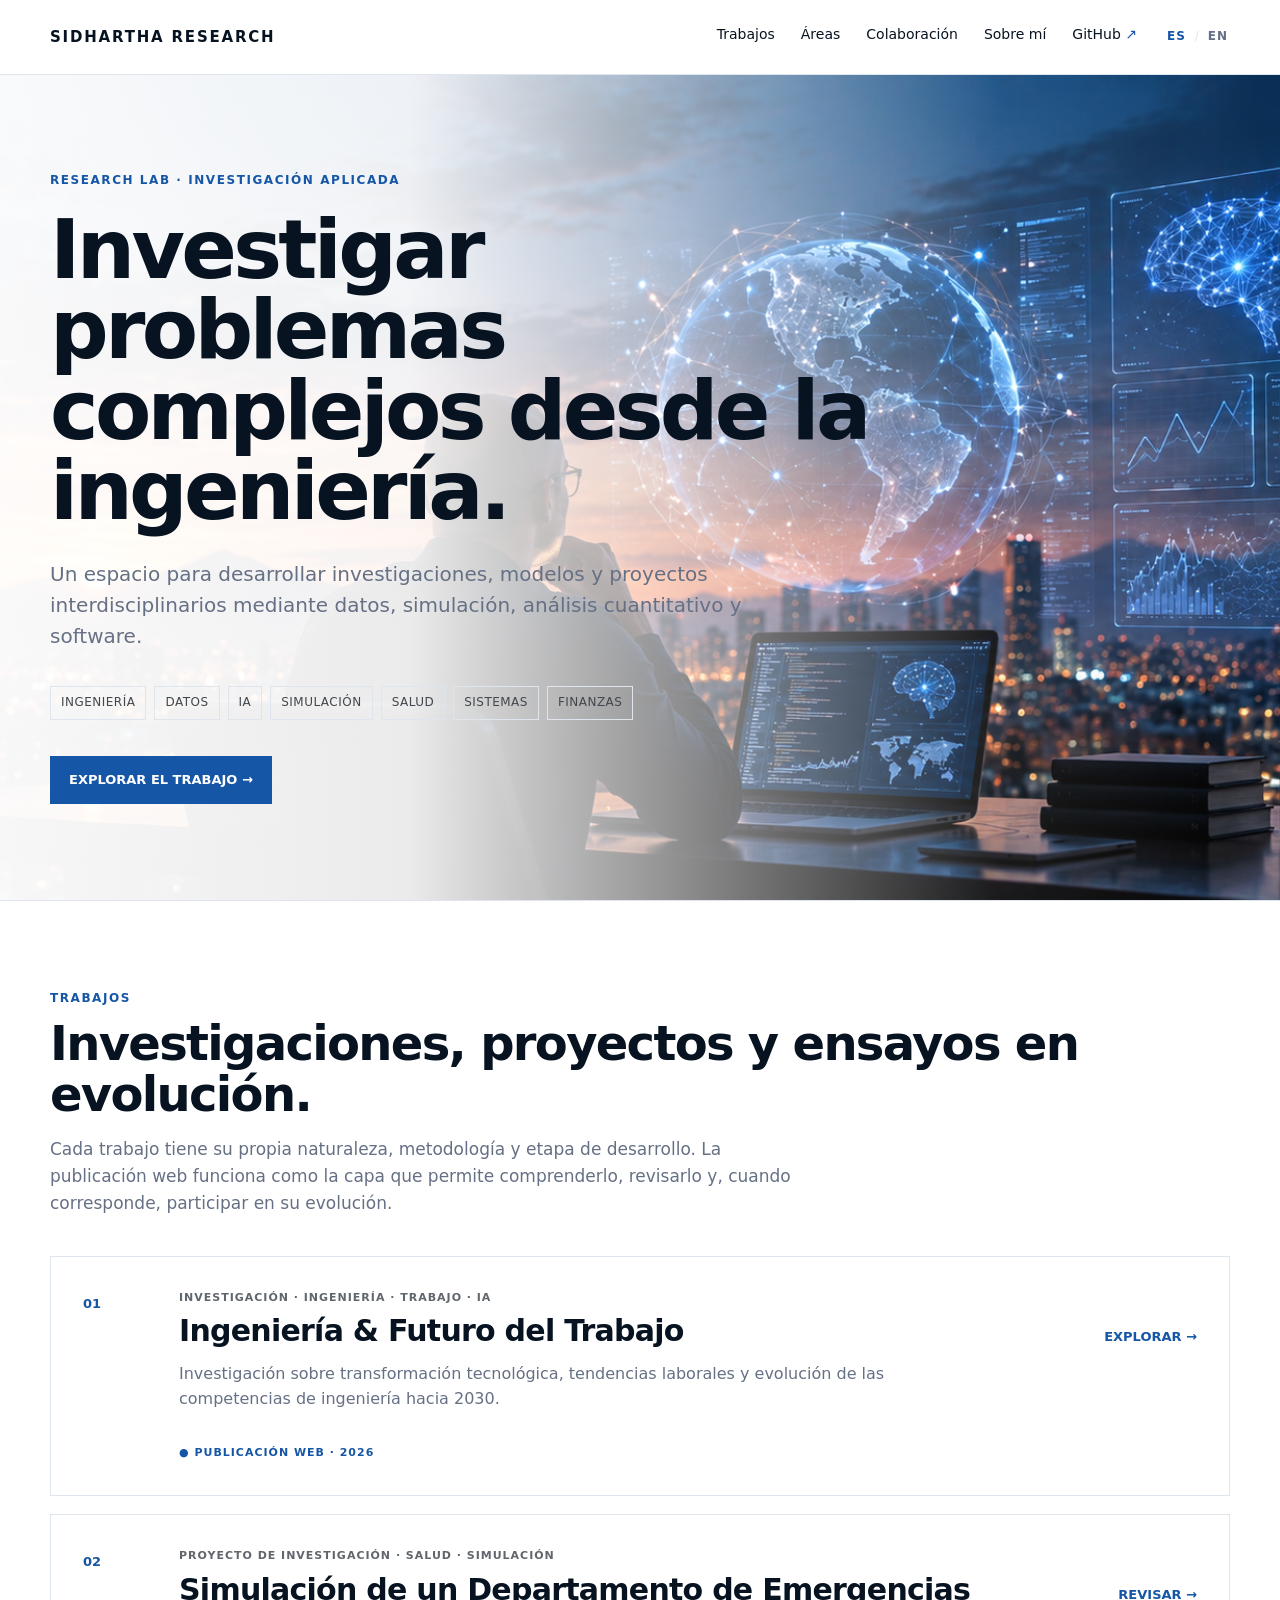
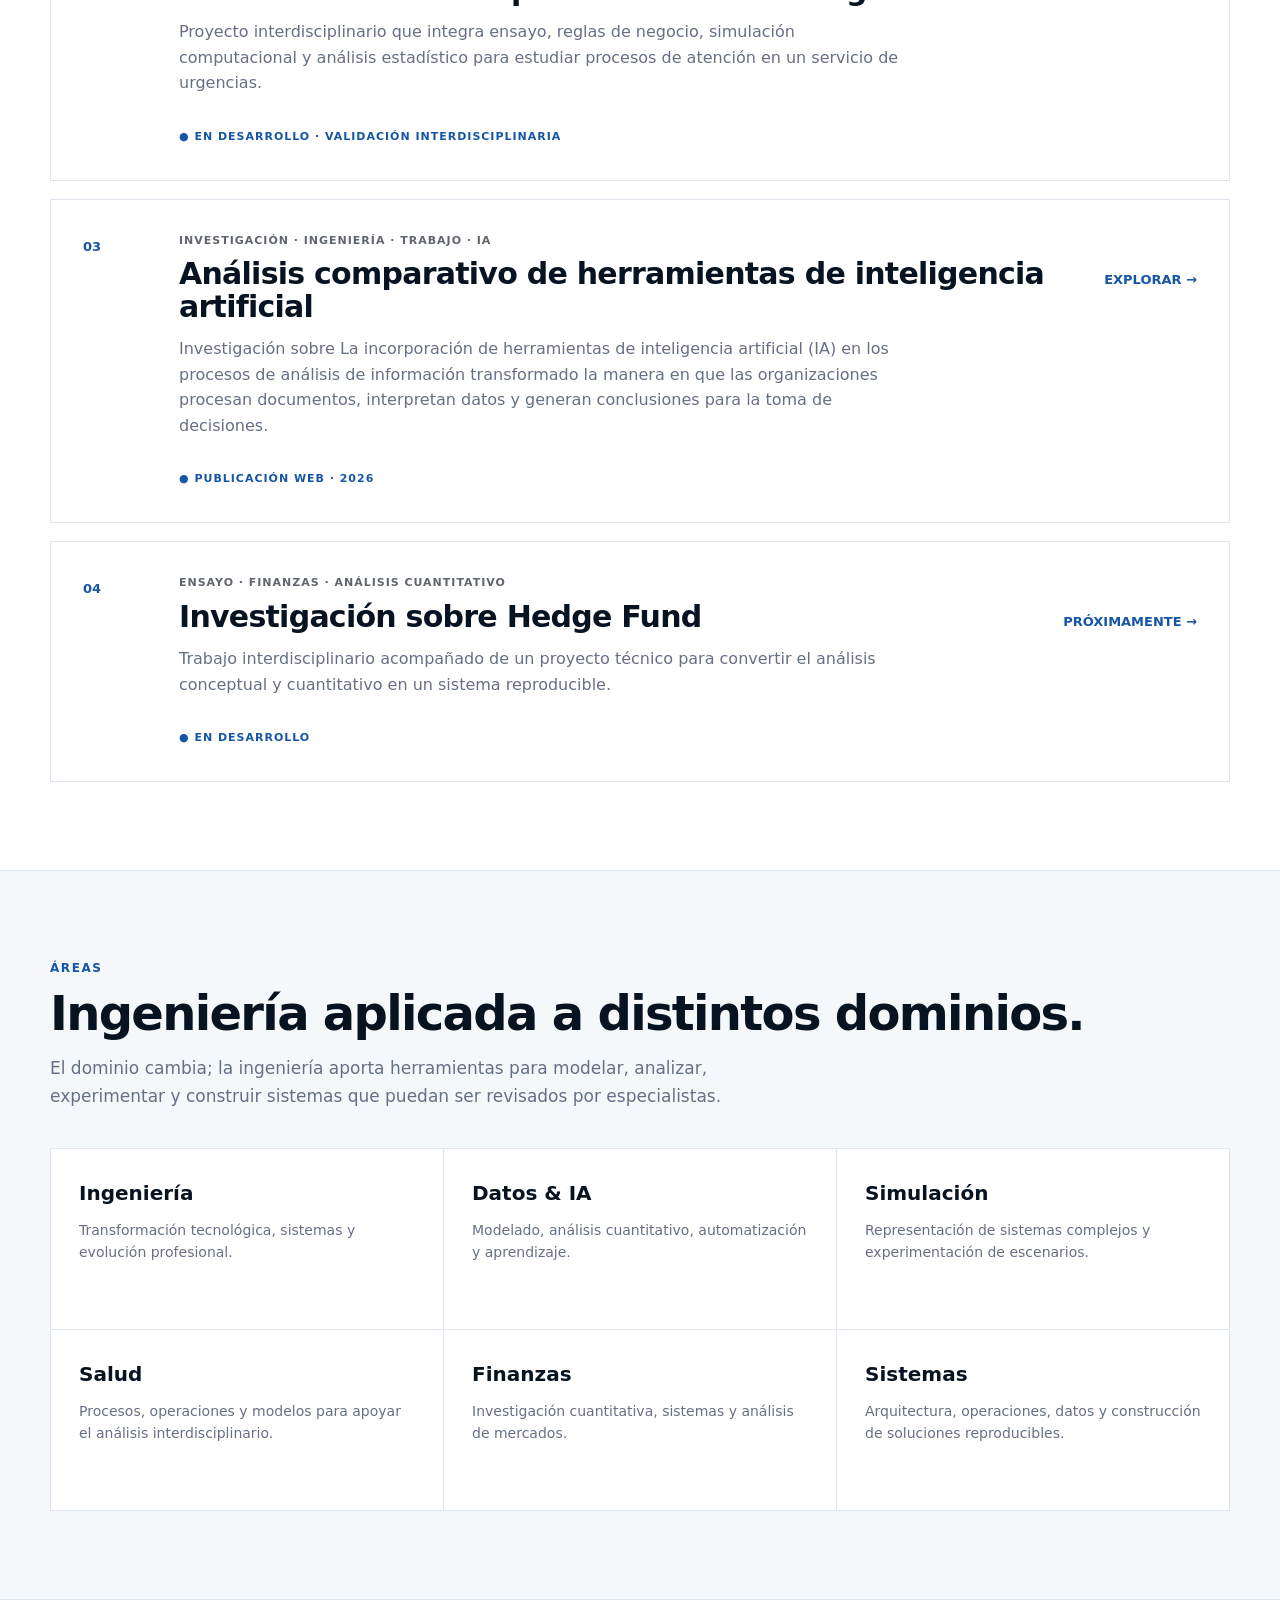
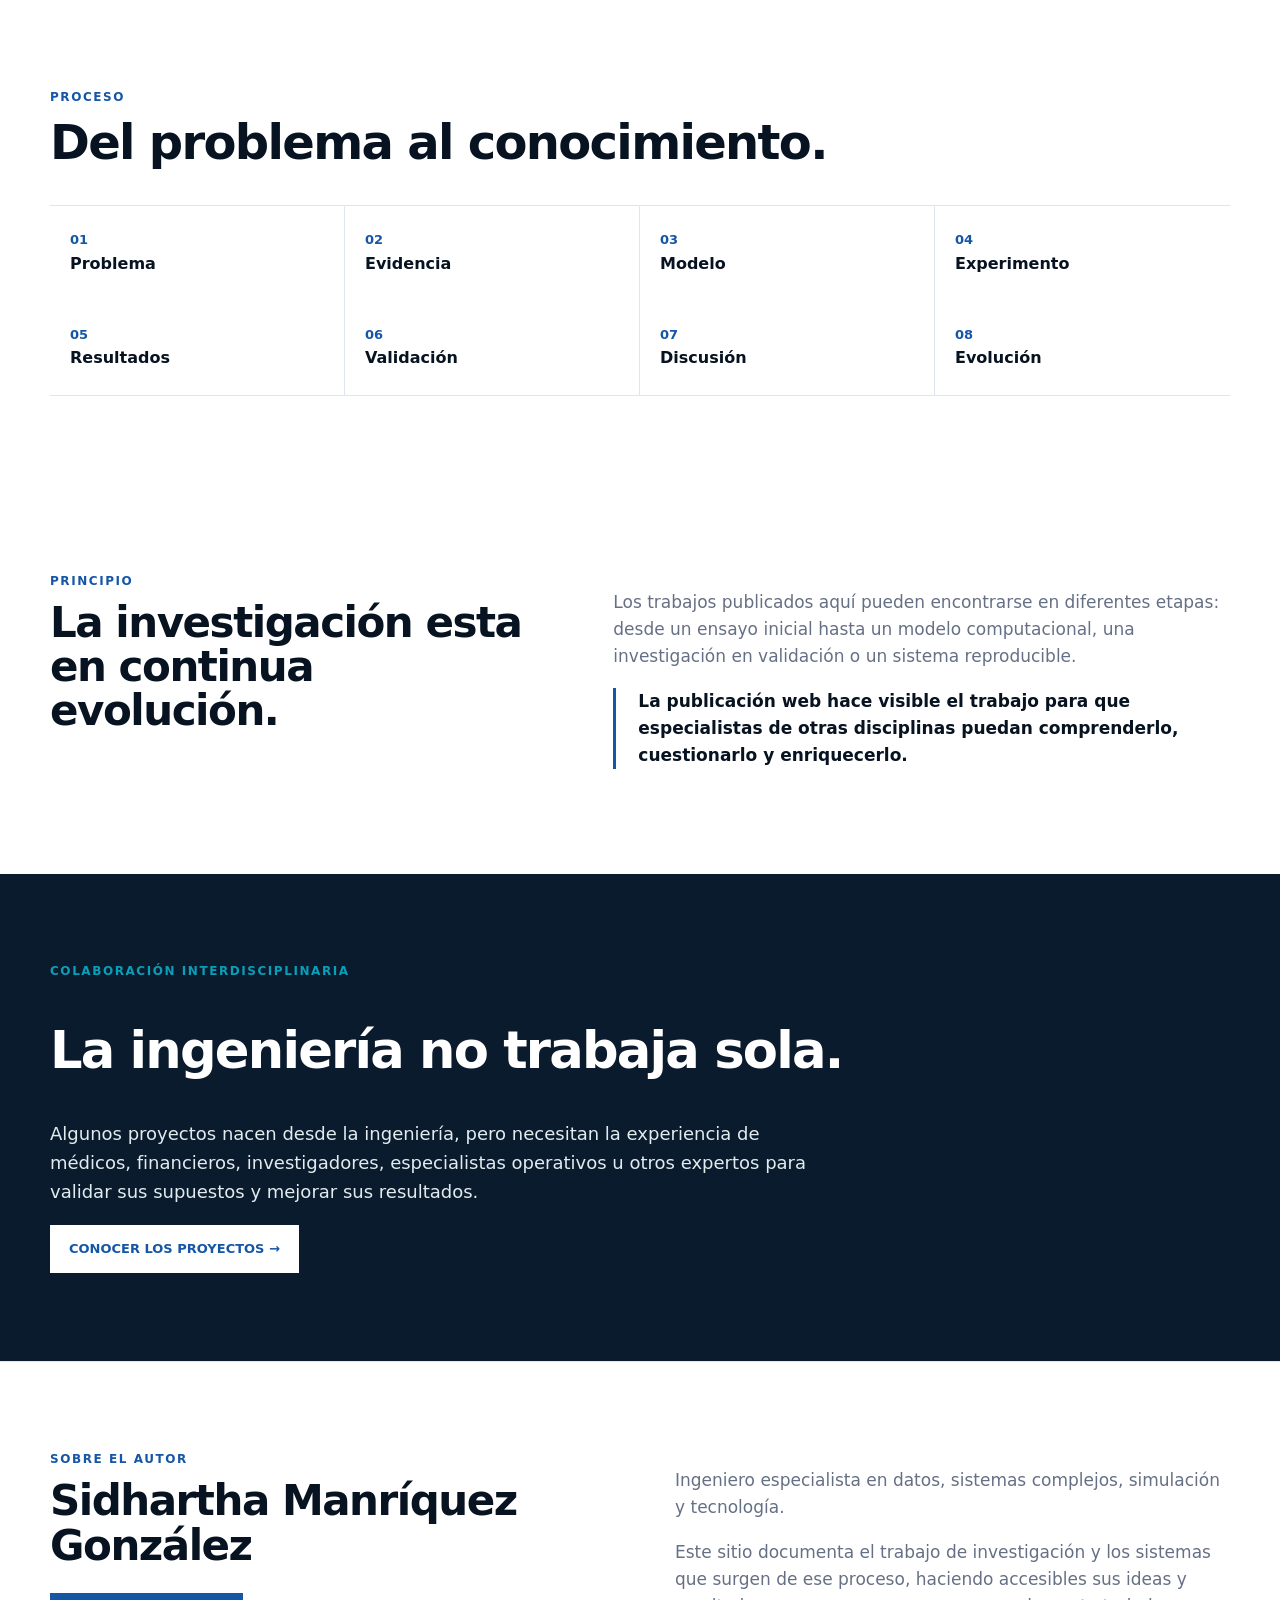
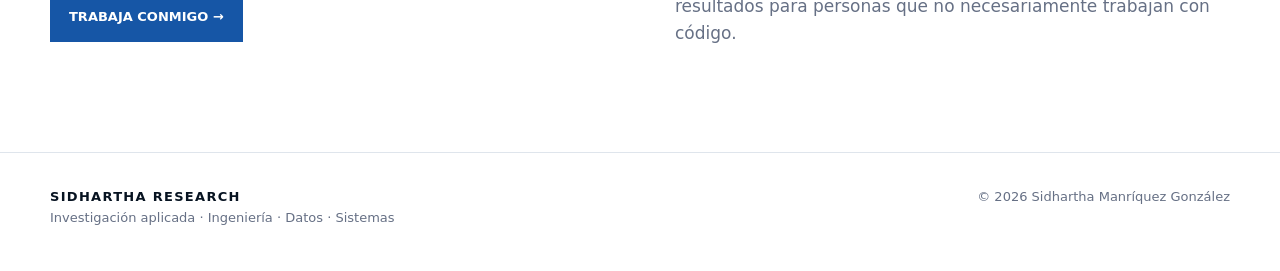
<file: index.html>
<!doctype html>
<html lang="es">
<head>
    <meta charset="utf-8">
    <meta name="viewport" content="width=device-width, initial-scale=1">
    <title data-i18n="page.title">Sidhartha Research — Investigación aplicada</title>
    <link rel="stylesheet" href="assets/css/landing.css">

    <script src="assets/js/landing.js" defer></script>
</head>
<body>
<header>
    <div class="container nav">
        <a class="brand" href="./">SIDHARTHA RESEARCH</a>
        <nav aria-label="Navegación principal">
            <a href="#trabajos" data-i18n="nav.work">Trabajos</a>
            <a href="#areas" data-i18n="nav.areas">Áreas</a>
            <a href="#colaboracion" data-i18n="nav.collaboration">Colaboración</a>
            <a href="#sobre-mi" data-i18n="nav.about">Sobre mí</a>
            <a class="external" href="https://github.com/SidharthaManriquez44" target="_blank"
               rel="noopener noreferrer" data-i18n="nav.github">GitHub</a>

            <div class="language-switcher" aria-label="Language selector">
                <button type="button" class="language-button active" data-lang="es" aria-pressed="true">ES</button>
                <span class="language-separator" aria-hidden="true">/</span>
                <button type="button" class="language-button" data-lang="en" aria-pressed="false">EN</button>
            </div>
        </nav>
    </div>
</header>

<main>
    <section class="hero">

        <img
                class="hero-background"
                src="assets/images/hero.png"
                alt=""
                aria-hidden="true">
        <div class="hero-overlay"></div>
        <div class="container hero-inner">
            <div class="eyebrow" data-i18n="hero.eyebrow">
                Research Lab · Investigación aplicada
            </div>
            <h1 data-i18n="hero.title">
                Investigar problemas complejos desde la ingeniería.
            </h1>
            <p data-i18n="hero.description">
                Un espacio para desarrollar investigaciones, modelos y proyectos
                interdisciplinarios mediante datos, simulación, análisis cuantitativo
                y software.
            </p>
            <div class="tags">
                <span class="tag" data-i18n="tag.engineering">INGENIERÍA</span>
                <span class="tag" data-i18n="tag.data">DATOS</span>
                <span class="tag" data-i18n="tag.ai">IA</span>
                <span class="tag" data-i18n="tag.simulation">SIMULACIÓN</span>
                <span class="tag" data-i18n="tag.health">SALUD</span>
                <span class="tag" data-i18n="tag.systems">SISTEMAS</span>
                <span class="tag" data-i18n="tag.finance">FINANZAS</span>
            </div>
            <a class="button" href="#trabajos">
            <span data-i18n="hero.button">
                EXPLORAR EL TRABAJO →
            </span>
            </a>
        </div>
    </section>

    <section id="trabajos">
        <div class="container">
            <div class="section-head">
                <div class="eyebrow" data-i18n="work.eyebrow">Trabajos</div>
                <h2 data-i18n="work.title">Investigaciones, proyectos y ensayos en evolución.</h2>
                <p data-i18n="work.description">Cada trabajo tiene su propia naturaleza, metodología y etapa de
                    desarrollo. La publicación web
                    funciona como la capa que permite comprenderlo, revisarlo y, cuando corresponde, participar en su
                    evolución.</p>
            </div>
            <div class="work-list">

                <article class="work">
                    <div class="work-number">01</div>
                    <div>
                        <div class="meta" data-i18n="project1.meta">Investigación · Ingeniería · Trabajo · IA</div>
                        <h3 data-i18n="project1.title">Ingeniería &amp; Futuro del Trabajo</h3>
                        <p data-i18n="project1.description">Investigación sobre transformación tecnológica, tendencias laborales y evolución de las
                            competencias de ingeniería hacia 2030.</p>
                        <div class="status" data-i18n="project1.status">● PUBLICACIÓN WEB · 2026</div>
                    </div>
                    <div class="work-action">
                        <a href="research/employment_trends/index.html"
                           target="_blank"
                           rel="noopener noreferrer">
                            <span data-i18n="project1.action">EXPLORAR →</span>
                        </a>
                    </div>
                </article>

                <article class="work">
                    <div class="work-number">02</div>
                    <div>
                        <div class="meta" data-i18n="project2.meta">Proyecto de investigación · Salud · Simulación</div>
                        <h3 data-i18n="project2.title">Simulación de un Departamento de Emergencias</h3>
                        <p data-i18n="project2.description">Proyecto interdisciplinario que integra ensayo, reglas de negocio, simulación computacional y
                            análisis estadístico para estudiar procesos de atención en un servicio de urgencias.</p>
                        <div class="status" data-i18n="project2.status">● EN DESARROLLO · VALIDACIÓN
                            INTERDISCIPLINARIA
                        </div>
                    </div>
                    <div class="work-action">
                        <a href="projects/emergency-simulation/emergency_simulation/frontend/index.html"
                           target="_blank"
                           rel="noopener noreferrer">
                            <span data-i18n="project2.action">REVISAR →</span>
                        </a>
                    </div>
                </article>

                <article class="work">
                    <div class="work-number">03</div>
                    <div>
                        <div class="meta" data-i18n="project3.meta">Investigación · Documental · Participación</div>
                        <h3 data-i18n="project3.title">Análisis comparativo de herramientas de inteligencia artificial</h3>
                        <p data-i18n="project3.description">Investigación sobre La incorporación de herramientas de inteligencia artificial (IA) en los procesos de análisis de información transformado la manera en que las organizaciones procesan documentos, interpretan datos y generan conclusiones para la toma de decisiones</p>
                        <div class="status" data-i18n="project3.status">● PUBLICACIÓN WEB · 2026</div>
                    </div>
                    <div class="work-action">
                        <a href="research/ia_tools_analysis/index.html" target="_blank"
                           rel="noopener noreferrer">
                            <span data-i18n="project3.action">EXPLORAR →</span>
                        </a>
                    </div>
                </article>

                <article class="work">
                    <div class="work-number">04</div>
                    <div>
                        <div class="meta" data-i18n="project4.meta">Ensayo · Finanzas · Análisis cuantitativo</div>
                        <h3 data-i18n="project4.title">Investigación sobre Hedge Fund</h3>
                        <p data-i18n="project4.description">Trabajo interdisciplinario acompañado de un proyecto técnico para convertir el análisis
                            conceptual y cuantitativo en un sistema reproducible.</p>
                        <div class="status" data-i18n="project4.status">● EN DESARROLLO</div>
                    </div>
                    <div class="work-action">
                        <a href="proyectos/hedge-fund/" target="_blank" rel="noopener noreferrer">PRÓXIMAMENTE →</a>
                    </div>
                </article>

            </div>
        </div>
    </section>

    <section class="areas" id="areas">
        <div class="container">
            <div class="section-head">
                <div class="eyebrow" data-i18n="areas.eyebrow">Áreas</div>
                <h2 data-i18n="areas.title">Ingeniería aplicada a distintos dominios.</h2>
                <p data-i18n="areas.description">El dominio cambia; la ingeniería aporta herramientas para modelar, analizar, experimentar y construir
                    sistemas que puedan ser revisados por especialistas.</p>
            </div>
            <div class="area-grid">
                <div class="area">
                    <h3 data-i18n="area.engineering.title">Ingeniería</h3>
                    <p data-i18n="area.engineering.description">Transformación tecnológica, sistemas y evolución
                        profesional.</p>
                </div>
                <div class="area">
                    <h3 data-i18n="area.data.title">Datos &amp; IA</h3>
                    <p data-i18n="area.data.description">Modelado, análisis cuantitativo, automatización y
                        aprendizaje.</p>
                </div>
                <div class="area">
                    <h3 data-i18n="area.simulation.title">Simulación</h3>
                    <p data-i18n="area.simulation.description">Representación de sistemas complejos y experimentación de
                        escenarios.</p>
                </div>
                <div class="area">
                    <h3 data-i18n="area.health.title">Salud</h3>
                    <p data-i18n="area.health.description">Procesos, operaciones y modelos para apoyar el análisis
                        interdisciplinario.</p>
                </div>
                <div class="area">
                    <h3 data-i18n="area.finance.title">Finanzas</h3>
                    <p data-i18n="area.finance.description">Investigación cuantitativa, sistemas y análisis de
                        mercados.</p>
                </div>
                <div class="area">
                    <h3 data-i18n="area.systems.title">Sistemas</h3>
                    <p data-i18n="area.systems.description">Arquitectura, operaciones, datos y construcción de
                        soluciones reproducibles.</p>
                </div>
            </div>
        </div>
    </section>

    <section>
        <div class="container">
            <div class="section-head">
                <div class="eyebrow" data-i18n="process.eyebrow">Proceso</div>
                <h2 data-i18n="process.title">Del problema al conocimiento.</h2>
            </div>
            <div class="process">
                <div class="step"><strong>01</strong>
                    <span data-i18n="process.problem">Problema</span>
                </div>
                <div class="step"><strong>02</strong>
                    <span data-i18n="process.evidence">Evidencia</span>
                </div>
                <div class="step"><strong>03</strong>
                    <span data-i18n="process.model">Modelo</span>
                </div>
                <div class="step"><strong>04</strong>
                    <span data-i18n="process.experiment">Experimento</span>
                </div>
                <div class="step"><strong>05</strong>
                    <span data-i18n="process.results">Resultados</span>
                </div>
                <div class="step"><strong>06</strong>
                    <span data-i18n="process.validation">Validación</span>
                </div>
                <div class="step"><strong>07</strong>
                    <span data-i18n="process.discussion">Discusión</span>
                </div>
                <div class="step"><strong>08</strong>
                    <span data-i18n="process.evolution">Evolución</span>
                </div>
            </div>
        </div>
    </section>

    <section>
        <div class="container principle">
            <div>
                <div class="eyebrow" data-i18n="principle.eyebrow">Principio</div>
                <h2 data-i18n="principle.title">La investigación esta en continua evolución.</h2>
            </div>
            <div><p data-i18n="principle.description">Los trabajos publicados aquí pueden encontrarse en diferentes
                etapas: desde un ensayo inicial hasta
                un modelo computacional, una investigación en validación o un sistema reproducible.</p>
                <p class="signature" data-i18n="principle.signature">La publicación web hace visible el trabajo para que
                    especialistas de otras
                    disciplinas puedan comprenderlo, cuestionarlo y enriquecerlo.</p>
            </div>
        </div>
    </section>

    <section class="collab" id="colaboracion">
        <div class="container">
            <div class="eyebrow" data-i18n="collab.eyebrow">Colaboración interdisciplinaria</div>
            <h2 data-i18n="collab.title">La ingeniería no trabaja sola.</h2>
            <p data-i18n="collab.description">Algunos proyectos nacen desde la ingeniería, pero necesitan la experiencia de médicos, financieros,
                investigadores, especialistas operativos u otros expertos para validar sus supuestos y mejorar sus
                resultados.</p>
            <a class="button" href="#trabajos" target="_blank" rel="noopener noreferrer"><span
                    data-i18n="collab.button">CONOCER LOS PROYECTOS →</span>
            </a>
        </div>
    </section>

    <section class="about" id="sobre-mi">
        <div class="container about-grid">
            <div>
                <div class="eyebrow" data-i18n="about.eyebrow">Sobre el autor</div>
                <h2>Sidhartha Manríquez González</h2><br>
                <a class="button"
                    href="work_with_me/index.html"
                    target="_blank"
                    rel="noopener noreferrer">
                    <span data-i18n="about.button">
                        CONOCER MÁS →
                    </span>
                </a>
            </div>
            <div><p data-i18n="about.description">Ingeniero especialista en datos, sistemas complejos, simulación y
                tecnología.</p>
                <p data-i18n="about.site">Este sitio documenta el trabajo de investigación y los sistemas que surgen de ese proceso, haciendo
                    accesibles sus ideas y resultados para personas que no necesariamente trabajan con código.</p>
            </div>
        </div>
    </section>
</main>

<footer>
    <div class="container footer">
        <div><strong>SIDHARTHA RESEARCH</strong><br>
            <span data-i18n="footer.description">Investigación aplicada · Ingeniería · Datos · Sistemas</span>
        </div>
        <div>© 2026 Sidhartha Manríquez González</div>
    </div>
</footer>
</body>
</html>
</file>
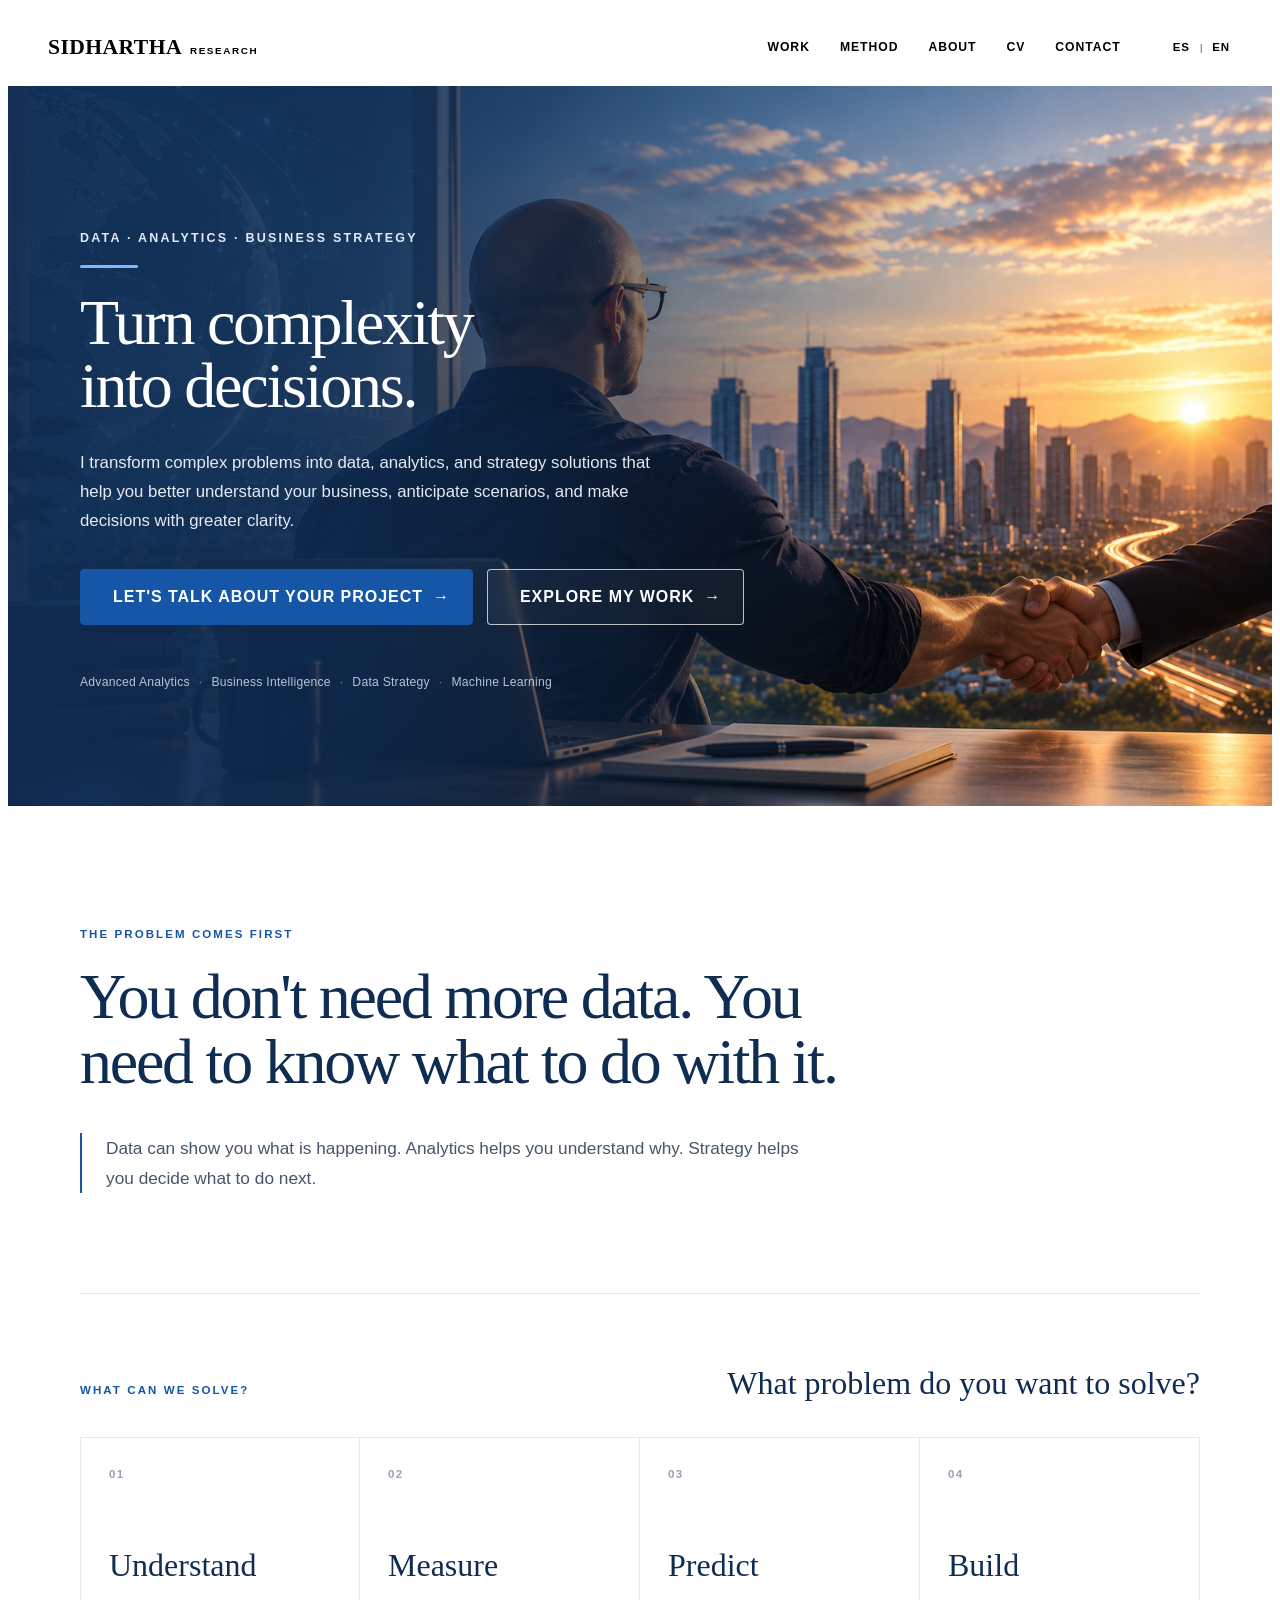
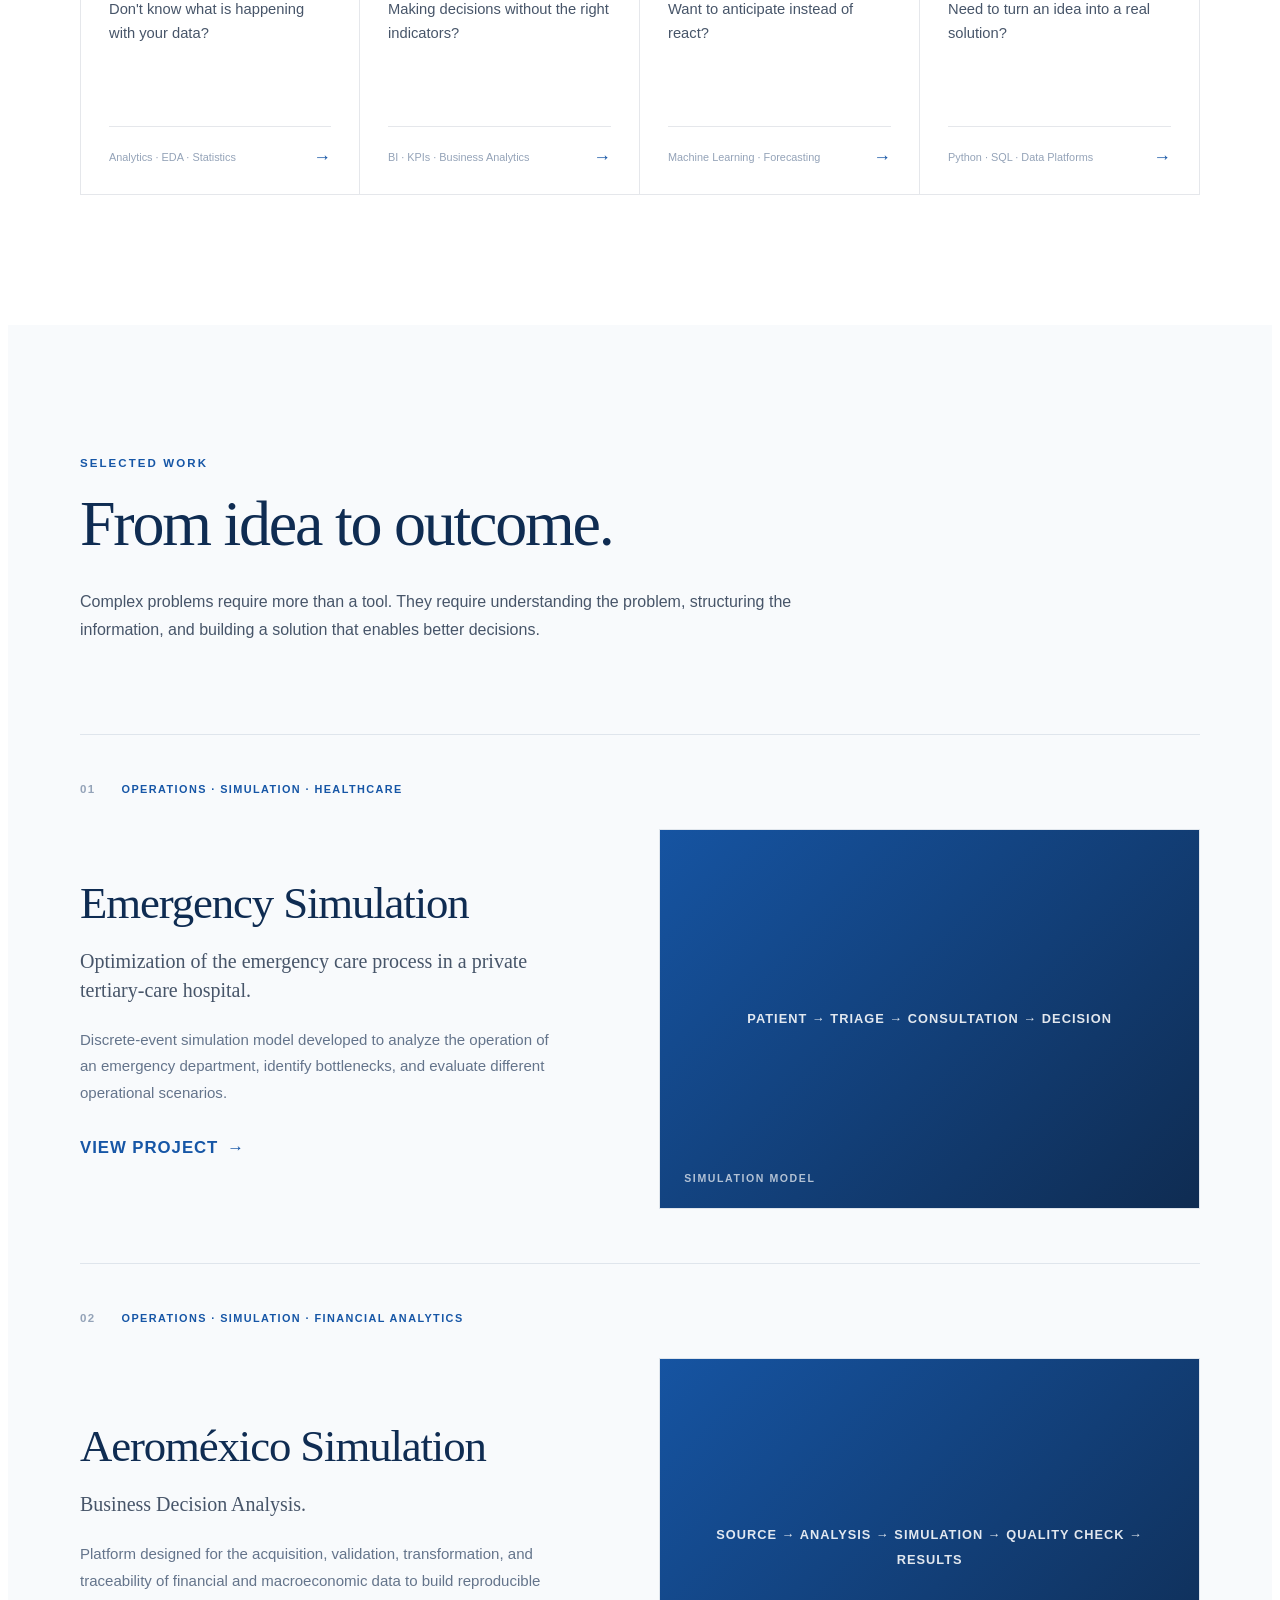
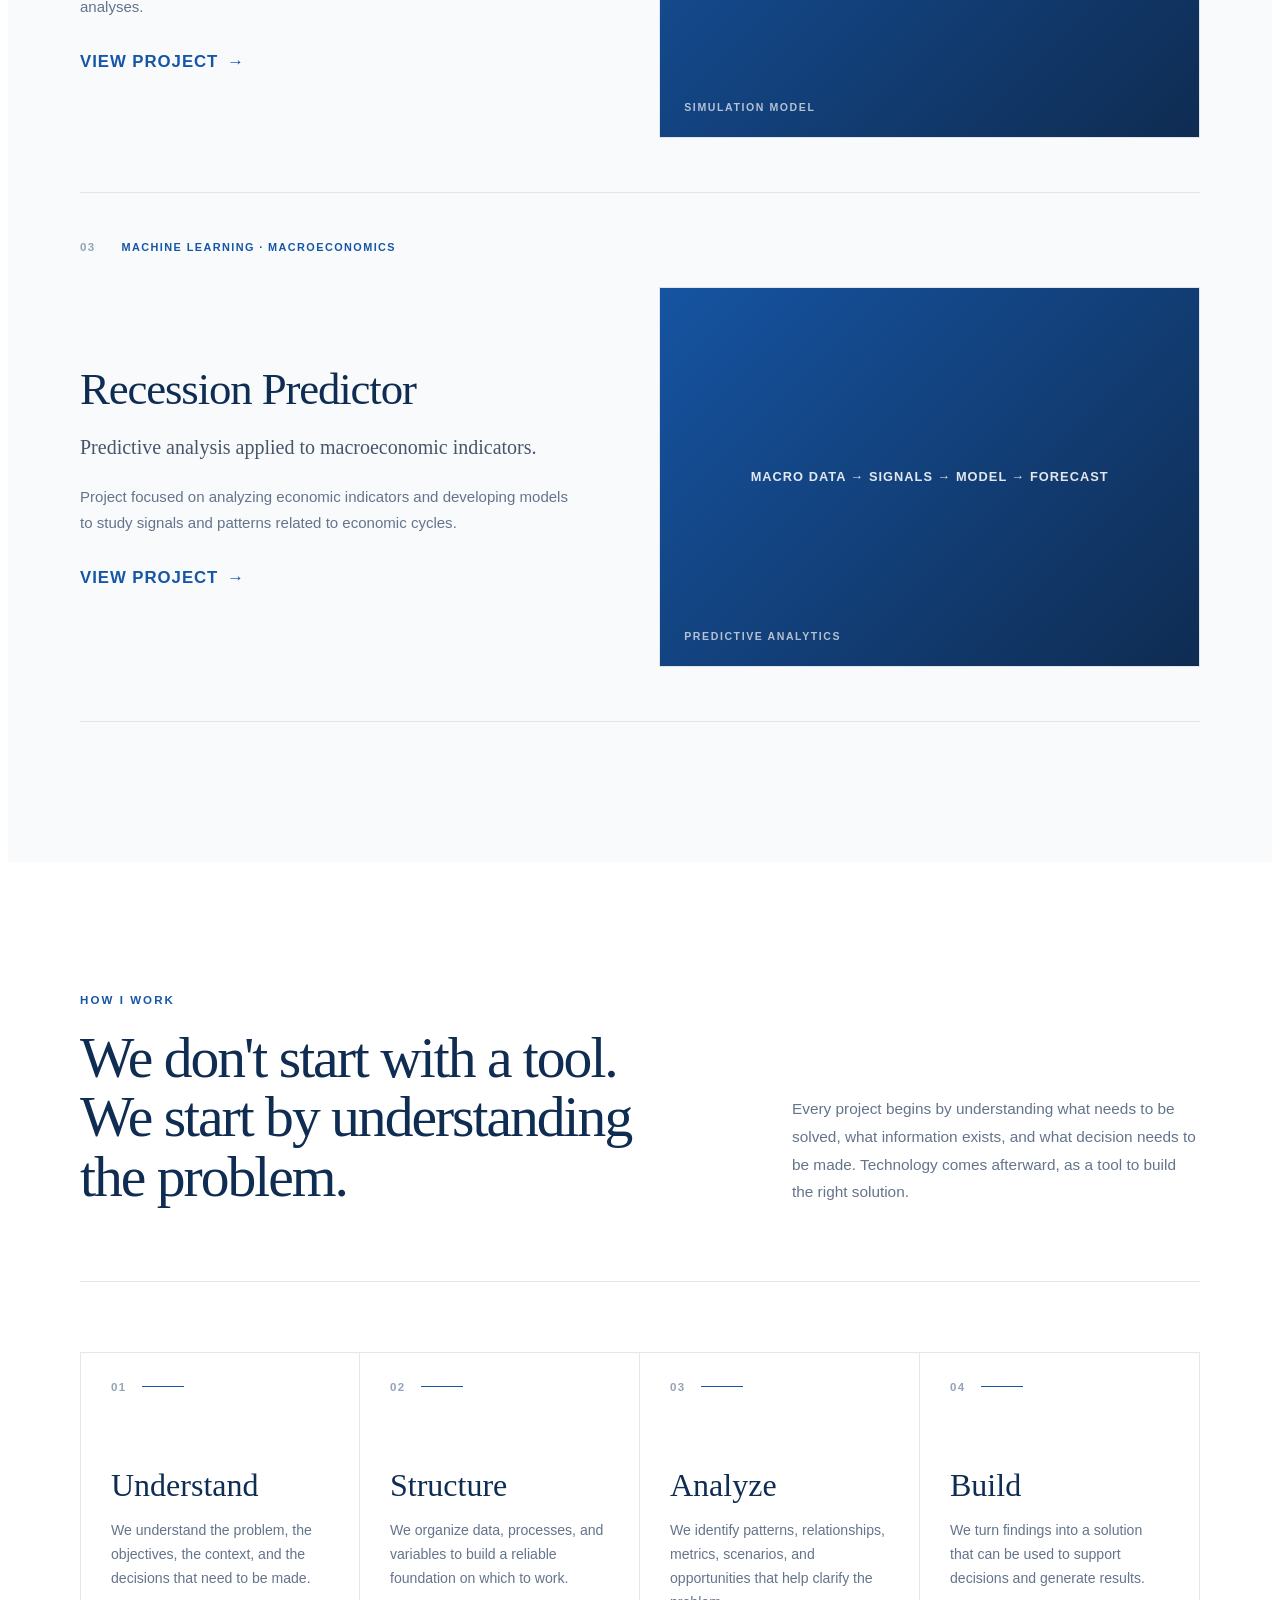
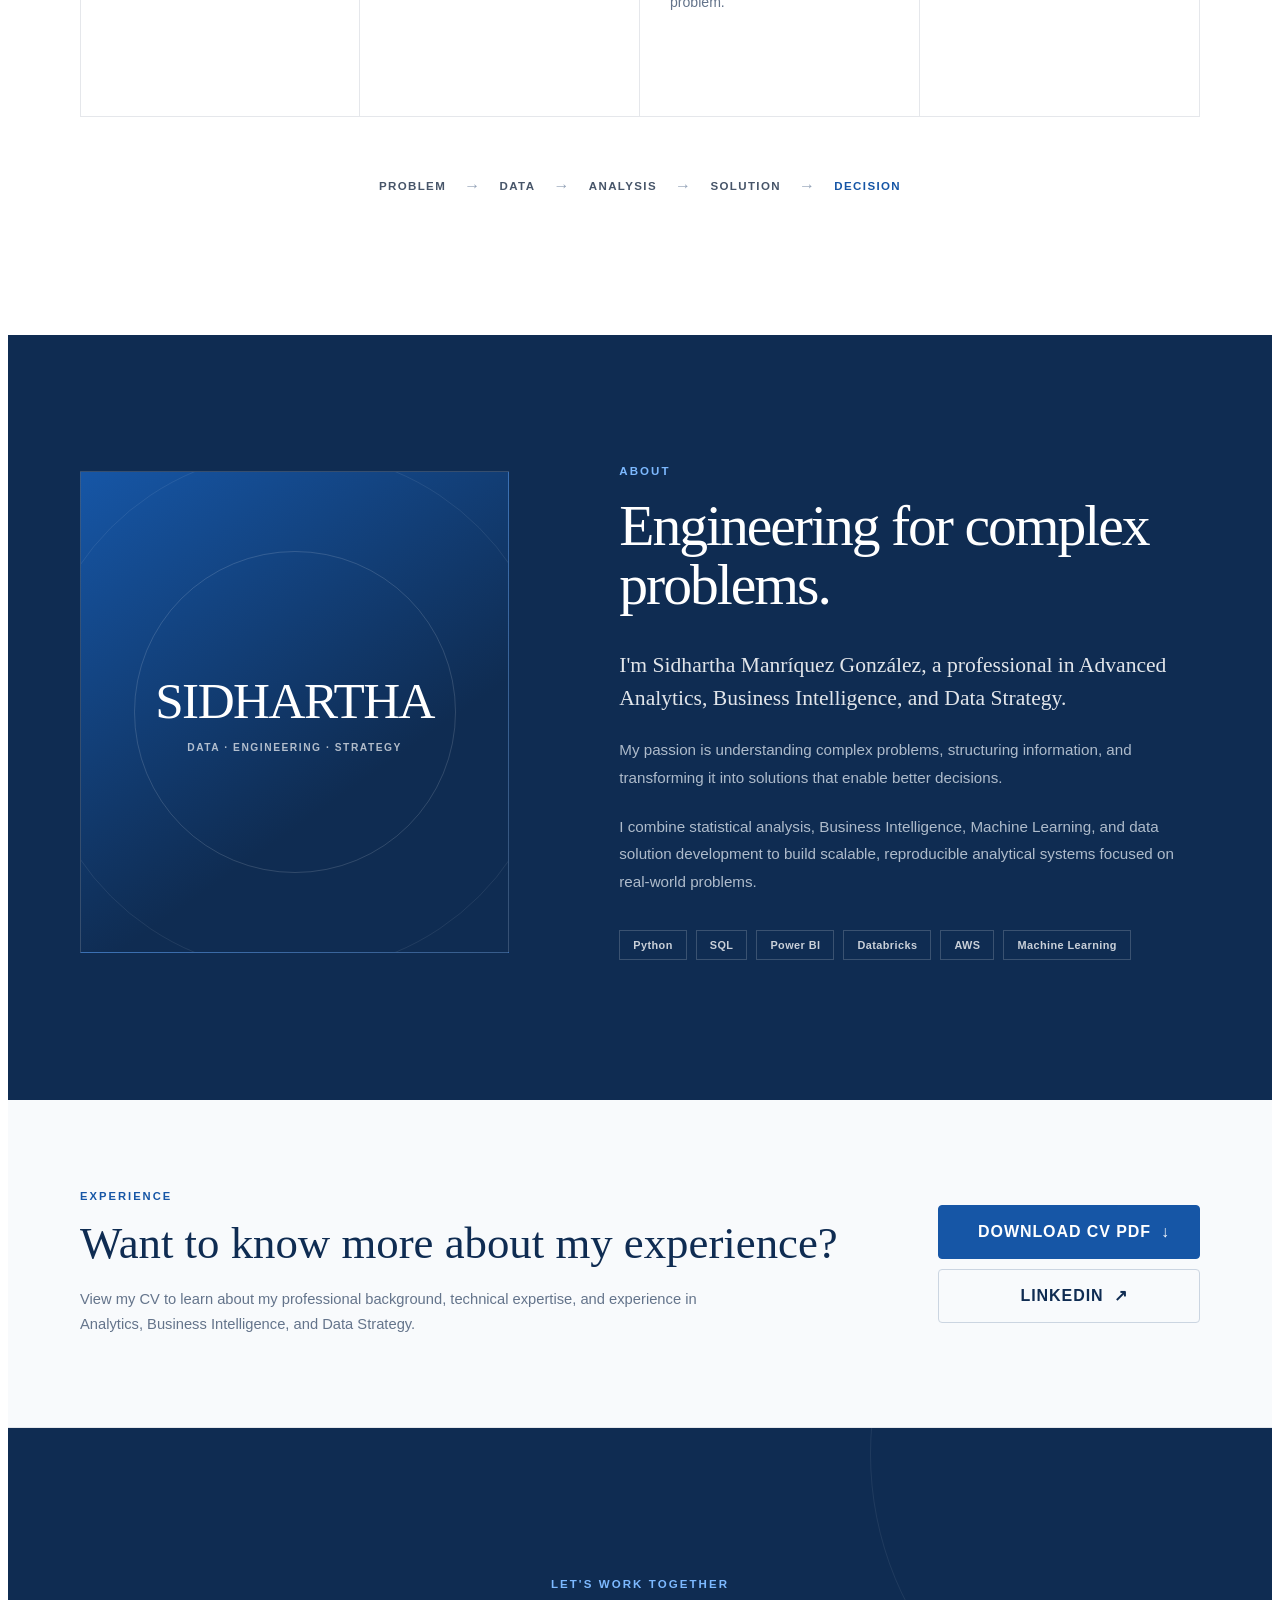
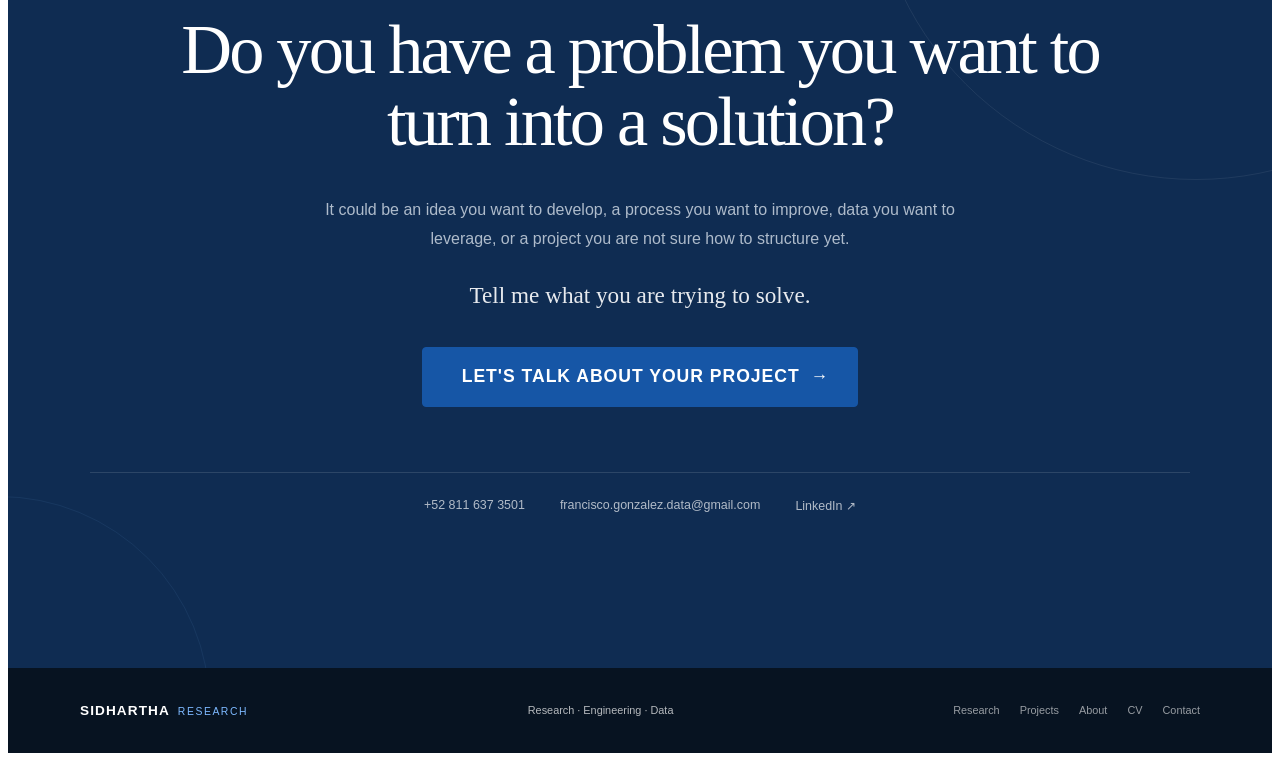
<file: work_with_me/index.html>
<!DOCTYPE html>

<html lang="es">
<head>
    <meta charset="utf-8"/>
    <meta content="width=device-width, initial-scale=1" name="viewport"/>
    <title data-i18n="document.title">Sidhartha Research — Trabaja conmigo</title>
    <link href="assets/css/work_with_me.css" rel="stylesheet"/>
    <script src="assets/js/work_with_me.js"></script>
</head>
<header class="consulting-header">
    <div class="consulting-header__inner">
        <a class="consulting-header__brand" href="#top">
            <span class="consulting-header__brand-main">
                SIDHARTHA
            </span>
            <span class="consulting-header__brand-sub">
                RESEARCH
            </span>
        </a>
        <nav aria-label="Main navigation" class="consulting-header__nav">
            <a data-i18n="nav.work" href="#projects">
                Work
            </a>
            <a data-i18n="nav.method" href="#method">
                Method
            </a>
            <a data-i18n="nav.about" href="#about">
                About
            </a>
            <a data-i18n="nav.cv" href="#cv">
                CV
            </a>
            <a data-i18n="nav.contact" href="#contact">
                Contact
            </a>
        </nav>
        <div aria-label="Language selector" class="consulting-header__language">
            <button aria-label="Español" class="language-button is-active" data-language="es" type="button">
                ES
            </button>
            <span aria-hidden="true">|</span>
            <button aria-label="English" class="language-button" data-language="en" type="button">
                EN
            </button>
        </div>
    </div>
</header>
<main>
    <!-- =========================================================
             HERO — WORK WITH ME
             ========================================================= -->
    <section id="top" aria-labelledby="consulting-hero-title" class="consulting-hero">
        <div class="consulting-hero__overlay"></div>
        <div class="consulting-hero__content">
            <p class="consulting-hero__eyebrow">
                DATA · ANALYTICS · BUSINESS STRATEGY
            </p>
            <span aria-hidden="true" class="consulting-hero__accent"></span>
            <h1 class="consulting-hero__title" data-i18n="hero.title" id="consulting-hero-title">
                Convierte la
                <span>complejidad en</span>
                decisiones.
            </h1>
            <p class="consulting-hero__description" data-i18n="hero.description">
                Transformo problemas complejos en soluciones de datos,
                analítica y estrategia para ayudarte a entender mejor
                tu negocio, anticipar escenarios y tomar decisiones
                con mayor claridad.
            </p>
            <div class="consulting-hero__actions">
                <a class="consulting-hero__button consulting-hero__button--primary" href="#contact"><span
                        data-i18n="hero.primary">Hablemos de tu proyecto</span><span aria-hidden="true">→</span>
                </a>
                <a class="consulting-hero__button consulting-hero__button--secondary" href="#projects">
                    <span data-i18n="hero.secondary">Conoce mi trabajo</span>
                    <span aria-hidden="true">→</span>
                </a>
            </div>
            <p class="consulting-hero__capabilities">
                Advanced Analytics
                <span aria-hidden="true">·</span>
                Business Intelligence
                <span aria-hidden="true">·</span>
                Data Strategy
                <span aria-hidden="true">·</span>
                Machine Learning
            </p>
        </div>
    </section>
    <!-- =========================================================
             SECTION 02 — VALUE PROPOSITION
             ========================================================= -->
    <section aria-labelledby="consulting-value-title" class="consulting-value">
        <div class="consulting-value__container">
            <div class="consulting-value__intro">
                <p class="consulting-value__eyebrow" data-i18n="value.eyebrow">
                    THE PROBLEM COMES FIRST
                </p>
                <h2 class="consulting-value__title" data-i18n="value.title" id="consulting-value-title">
                    No necesitas más datos.
                    <span>Necesitas saber qué hacer con ellos.</span>
                </h2>
                <div class="consulting-value__statement">
                    <p data-i18n="value.statement">
                        Los datos pueden mostrarte qué está ocurriendo.
                        La analítica ayuda a entender por qué.
                        La estrategia permite decidir qué hacer después.
                    </p>
                </div>
            </div>
            <div aria-hidden="true" class="consulting-value__divider"></div>
            <div class="consulting-value__problems">
                <div class="consulting-value__heading">
                    <p class="consulting-value__eyebrow" data-i18n="value.problems.eyebrow">
                        WHAT CAN WE SOLVE?
                    </p>
                    <h3 data-i18n="value.question">
                        ¿Qué problema quieres resolver?
                    </h3>
                </div>
                <div class="consulting-value__grid">
                    <!-- 01 — ENTENDER -->
                    <article class="consulting-value__card">
                        <span class="consulting-value__number">
                            01
                        </span>
                        <h4 data-i18n="value.understand.title">
                            Entender
                        </h4>
                        <p data-i18n="value.understand.text">
                            ¿No sabes qué está pasando con tus datos?
                        </p>
                        <div class="consulting-value__card-footer">
                            <span>
                                Analytics · EDA · Statistics
                            </span>
                            <span aria-hidden="true" class="consulting-value__arrow">→</span>
                        </div>
                    </article>
                    <!-- 02 — MEDIR -->
                    <article class="consulting-value__card">
                        <span class="consulting-value__number">
                            02
                        </span>
                        <h4 data-i18n="value.measure.title">
                            Medir
                        </h4>
                        <p data-i18n="value.measure.text">
                            ¿Tomas decisiones sin tener los indicadores correctos?
                        </p>
                        <div class="consulting-value__card-footer">
                            <span>
                                BI · KPIs · Business Analytics
                            </span>
                            <span aria-hidden="true" class="consulting-value__arrow">→</span>
                        </div>
                    </article>
                    <!-- 03 — PREDECIR -->
                    <article class="consulting-value__card">
                        <span class="consulting-value__number">
                            03
                        </span>
                        <h4 data-i18n="value.predict.title">
                            Predecir
                        </h4>
                        <p data-i18n="value.predict.text">
                            ¿Quieres anticiparte en lugar de reaccionar?
                        </p>
                        <div class="consulting-value__card-footer">
                            <span>
                                Machine Learning · Forecasting
                            </span>
                            <span aria-hidden="true" class="consulting-value__arrow">→</span>
                        </div>
                    </article>
                    <!-- 04 — CONSTRUIR -->
                    <article class="consulting-value__card">
                        <span class="consulting-value__number">04</span>
                            <h4 data-i18n="value.build.title">
                                Construir
                            </h4>
                            <p data-i18n="value.build.text">
                                ¿Necesitas convertir una idea en una solución real?
                            </p>
                            <div class="consulting-value__card-footer">
                        <span>
                            Python · SQL · Data Platforms
                        </span>
                            <span aria-hidden="true" class="consulting-value__arrow">→</span>
                            </div>
                    </article>
                </div>
            </div>
        </div>
    </section>
    <!-- =========================================================
         SECTION 03 — PROJECTS
         ========================================================= -->
    <section aria-labelledby="consulting-projects-title" class="consulting-projects" id="projects">
        <div class="consulting-projects__container">
            <!-- INTRO -->
            <div class="consulting-projects__intro">
                <p class="consulting-projects__eyebrow" data-i18n="projects.eyebrow">
                    SELECTED WORK
                </p>
                <h2 class="consulting-projects__title" data-i18n="projects.title" id="consulting-projects-title">
                    De la idea al resultado.
                </h2>
                <p class="consulting-projects__description" data-i18n="projects.description">
                    Los problemas complejos requieren algo más que una
                    herramienta. Requieren entender el problema,
                    estructurar la información y construir una solución
                    que permita tomar decisiones.
                </p>
            </div>
            <!-- PROJECT LIST -->
            <div class="consulting-projects__list">
                <!-- =================================================
                 PROJECT 01
                ================================================= -->
                <article class="consulting-project">
                    <div class="consulting-project__meta">
                        <span class="consulting-project__number">01</span>
                        <span class="consulting-project__category">
                            OPERATIONS · SIMULATION · HEALTHCARE
                        </span>
                    </div>
                    <div class="consulting-project__content">
                        <div class="consulting-project__text">
                            <h3 class="consulting-project__title">
                                Emergency Simulation
                            </h3>
                            <p class="consulting-project__subtitle" data-i18n="project.01.subtitle">
                                Optimización del proceso de atención
                                en urgencias de un hospital privado
                                de tercer nivel.
                            </p>
                            <p class="consulting-project__description" data-i18n="project.01.description">
                                Modelo de simulación de eventos discretos
                                desarrollado para analizar el funcionamiento
                                de un servicio de urgencias, identificar
                                cuellos de botella y evaluar diferentes
                                escenarios operativos.
                            </p>
                            <a class="consulting-project__link"
                               href="../projects/emergency-simulation/emergency_simulation/frontend/index.html"
                               rel="noopener noreferrer" target="_blank"><span
                                    data-i18n="projects.view">Ver proyecto</span><span aria-hidden="true">→</span>
                            </a>
                        </div>
                        <div aria-hidden="true"
                             class="consulting-project__visual consulting-project__visual--simulation">
                            <span class="consulting-project__visual-label">
                                SIMULATION MODEL
                            </span>
                        </div>
                    </div>
                </article>
                <!-- =================================================
                                     PROJECT 02
                ================================================= -->
                <article class="consulting-project">
                    <div class="consulting-project__meta">
                        <span class="consulting-project__number">02</span>
                        <span class="consulting-project__category">
                            OPERATIONS · SIMULATION · FINANCIAL ANALYTICS
                        </span>
                    </div>
                    <div class="consulting-project__content">
                        <div class="consulting-project__text">
                            <h3 class="consulting-project__title">Aeroméxico Simulation</h3>
                            <p class="consulting-project__subtitle" data-i18n="project.02.subtitle">
                                Análisis de decisiones para negocio
                            </p>
                            <p class="consulting-project__description" data-i18n="project.02.description">
                                Un caso cuantitativo para comparar tres estrategias de capacidad
                                aérea cuando la demanda, los ingresos y los costos todavía son inciertos.
                            </p>
                             <a class="consulting-project__link"
                               href="../research/aeromexico_montecarlo/index.html"
                               rel="noopener noreferrer" target="_blank">
                                 <span data-i18n="projects.view">Ver proyecto</span>
                                 <span aria-hidden="true">→</span>
                            </a>
                        </div>
                        <div aria-hidden="true" class="consulting-project__visual consulting-project__visual--quant">
                            <span class="consulting-project__visual-label">SIMULATION MODEL</span>
                        </div>
                    </div>
                </article>
                <!-- =================================================
                                     PROJECT 03
                ================================================= -->
                <article class="consulting-project">
                    <div class="consulting-project__meta">
                        <span class="consulting-project__number">03</span>
                        <span class="consulting-project__category">
                            MACHINE LEARNING · MACROECONOMICS
                        </span>
                    </div>
                    <div class="consulting-project__content">
                        <div class="consulting-project__text">
                            <h3 class="consulting-project__title">
                                Recession Predictor
                            </h3>
                            <p class="consulting-project__subtitle" data-i18n="project.03.subtitle">
                                Análisis predictivo aplicado a
                                indicadores macroeconómicos.
                            </p>
                            <p class="consulting-project__description" data-i18n="project.03.description">
                                Proyecto orientado al análisis de indicadores
                                económicos y al desarrollo de modelos para
                                estudiar señales y patrones relacionados
                                con ciclos económicos.
                            </p>
                            <a class="consulting-project__link" href="#">
                                <span data-i18n="projects.view">Ver proyecto</span>
                                <span aria-hidden="true">→</span>
                            </a>
                        </div>
                        <div aria-hidden="true"
                             class="consulting-project__visual consulting-project__visual--recession">
                            <span class="consulting-project__visual-label">PREDICTIVE ANALYTICS</span>
                        </div>
                    </div>
                </article>
            </div>
        </div>
    </section>
    <!-- =========================================================
         SECTION 04 — HOW I WORK
         ========================================================= -->
    <section aria-labelledby="consulting-method-title" class="consulting-method" id="method">
        <div class="consulting-method__container">
            <!-- INTRO -->
            <div class="consulting-method__intro">
                <div class="consulting-method__intro-copy">
                    <p class="consulting-method__eyebrow" data-i18n="method.eyebrow">
                        HOW I WORK
                    </p>
                    <h2 class="consulting-method__title" data-i18n="method.title" id="consulting-method-title">
                        No empezamos con una herramienta.
                        <span>Empezamos entendiendo el problema.</span>
                    </h2>
                </div>
                <p class="consulting-method__description" data-i18n="method.description">
                    Cada proyecto comienza entendiendo qué se quiere
                    resolver, qué información existe y qué decisión
                    necesita ser tomada. La tecnología aparece después,
                    como una herramienta para construir la solución adecuada.
                </p>
            </div>
            <!-- PROCESS -->
            <div class="consulting-method__process">
                <!-- 01 -->
                <article class="consulting-method__step">
                    <div class="consulting-method__step-top">
                        <span class="consulting-method__number">
                            01
                        </span>
                        <span aria-hidden="true" class="consulting-method__line"></span>
                    </div>
                    <h3 data-i18n="method.understand.title">
                        Entender
                    </h3>
                    <p data-i18n="method.understand.text">
                        Entendemos el problema, los objetivos,
                        el contexto y las decisiones que necesitan
                        ser tomadas.
                    </p>
                </article>
                <!-- 02 -->
                <article class="consulting-method__step">
                    <div class="consulting-method__step-top">
                        <span class="consulting-method__number">
                            02
                        </span>
                        <span aria-hidden="true" class="consulting-method__line"></span>
                    </div>
                    <h3 data-i18n="method.structure.title">Estructurar</h3>
                    <p data-i18n="method.structure.text">
                        Organizamos datos, procesos y variables
                        para construir una base confiable
                        sobre la cual trabajar.
                    </p>
                </article>
                <!-- 03 -->
                <article class="consulting-method__step">
                    <div class="consulting-method__step-top">
                        <span class="consulting-method__number">
                            03
                        </span>
                        <span aria-hidden="true" class="consulting-method__line"></span>
                    </div>
                    <h3 data-i18n="method.analyze.title">
                        Analizar
                    </h3>
                    <p data-i18n="method.analyze.text">
                        Identificamos patrones, relaciones,
                        métricas, escenarios y oportunidades
                        que ayuden a entender el problema.
                    </p>
                </article>
                <!-- 04 -->
                <article class="consulting-method__step">
                    <div class="consulting-method__step-top">
                        <span class="consulting-method__number">
                            04
                        </span>
                            <span aria-hidden="true" class="consulting-method__line"></span>
                    </div>
                        <h3 data-i18n="method.build.title">
                            Construir
                        </h3>
                        <p data-i18n="method.build.text">
                            Convertimos los hallazgos en una solución
                            que pueda utilizarse para apoyar decisiones
                            y generar resultados.
                        </p>
                </article>
            </div>
            <!-- FLOW -->
            <div class="consulting-method__flow">
                <span data-i18n="method.flow.problem">Problema</span>
                <span aria-hidden="true" class="consulting-method__flow-arrow">→</span>
                <span data-i18n="method.flow.data">Datos</span>
                <span aria-hidden="true" class="consulting-method__flow-arrow">→</span>
                <span data-i18n="method.flow.analysis">Análisis</span>
                <span aria-hidden="true" class="consulting-method__flow-arrow">→</span>
                <span data-i18n="method.flow.solution">Solución</span>
                <span aria-hidden="true" class="consulting-method__flow-arrow">→</span>
                <strong data-i18n="method.flow.decision">Decisión</strong>
            </div>
        </div>
    </section>
    <!-- =========================================================
         SECTION 05 — ABOUT
         ========================================================= -->
    <section aria-labelledby="consulting-about-title" class="consulting-about" id="about">
        <div class="consulting-about__container">
            <div class="consulting-about__visual">
                <div class="consulting-about__visual-inner">
                    <span>SIDHARTHA</span>
                    <strong>DATA · ENGINEERING · STRATEGY</strong>
                </div>
            </div>
            <div class="consulting-about__content">
                <p class="consulting-about__eyebrow" data-i18n="about.eyebrow">
                    ABOUT
                </p>
                <h2 class="consulting-about__title" data-i18n="about.title" id="consulting-about-title">
                    Ingeniería para problemas complejos.
                </h2>
                <p class="consulting-about__lead" data-i18n="about.lead">
                    Soy Sidhartha Manríquez González, profesional de
                    Advanced Analytics, Business Intelligence y
                    Data Strategy.
                </p>
                <p class="consulting-about__text" data-i18n="about.text1">
                    Mi pasión es entender problemas complejos, estructurar
                    información y transformarla en soluciones que permitan
                    tomar mejores decisiones.
                </p>
                <p class="consulting-about__text" data-i18n="about.text2">
                    Combino análisis estadístico, Business Intelligence,
                    Machine Learning y desarrollo de soluciones de datos
                    para construir sistemas analíticos escalables,
                    reproducibles y orientados a problemas reales.
                </p>
                <div class="consulting-about__skills">
                    <span>Python</span>
                    <span>SQL</span>
                    <span>Power BI</span>
                    <span>Databricks</span>
                    <span>AWS</span>
                    <span>Machine Learning</span>
                </div>
            </div>
        </div>
    </section>
    <!-- =========================================================
         SECTION 06 — CV
         ========================================================= -->
    <section aria-labelledby="consulting-cv-title" class="consulting-cv" id="cv">
        <div class="consulting-cv__container">
            <div class="consulting-cv__copy">
                <p class="consulting-cv__eyebrow" data-i18n="cv.eyebrow">
                    EXPERIENCE
                </p>
                <h2 class="consulting-cv__title" data-i18n="cv.title" id="consulting-cv-title">
                    ¿Quieres conocer mi experiencia?
                </h2>
                <p class="consulting-cv__description" data-i18n="cv.description">
                    Consulta mi CV para conocer mi trayectoria profesional,
                    conocimientos técnicos y experiencia en Analytics,
                    Business Intelligence y Data Strategy.
                </p>
            </div>
            <div class="consulting-cv__actions">
                <a class="consulting-cv__button consulting-cv__button--primary" download=""
                   href="assets/image/Sidhartha_M.pdf">
                    <span data-i18n="cv.download">Descargar CV PDF</span>
                    <span aria-hidden="true">↓</span>
                </a>
                <a class="consulting-cv__button consulting-cv__button--secondary"
                   href="https://www.linkedin.com/in/f-sidhartha-manríquez-gonzález-ba8673b1/"
                   rel="noopener noreferrer"
                   target="_blank">
                    <span data-i18n="cv.linkedin">LinkedIn</span>
                    <span aria-hidden="true">↗</span>
                </a>
            </div>
        </div>
    </section>
    <!-- =========================================================
         SECTION 07 — CONTACT
         ========================================================= -->
    <section aria-labelledby="consulting-contact-title" class="consulting-contact" id="contact">
        <div class="consulting-contact__container">
            <p class="consulting-contact__eyebrow" data-i18n="contact.eyebrow">
                LET'S WORK TOGETHER
            </p>
            <h2 class="consulting-contact__title" data-i18n="contact.title" id="consulting-contact-title">
                ¿Tienes un problema que quieres
                <span>convertir en una solución?</span>
            </h2>
            <p class="consulting-contact__description" data-i18n="contact.description">
                Puede ser una idea que quieres desarrollar, un proceso
                que quieres mejorar, datos que quieres aprovechar o un
                proyecto que todavía no sabes cómo estructurar.
            </p>
            <p class="consulting-contact__statement" data-i18n="contact.statement">
                Cuéntame qué estás intentando resolver.
            </p>
            <a class="consulting-contact__button"
               href="mailto:francisco.gonzalez.data@gmail.com?subject=Quiero%20hablar%20sobre%20un%20proyecto">
                <span data-i18n="contact.button">Hablemos de tu proyecto</span>
                <span aria-hidden="true">→</span>
            </a>
            <div class="consulting-contact__details">
                <a href="tel:+528116373501">
                    +52 811 637 3501
                </a>
                <a href="mailto:francisco.gonzalez.data@gmail.com">
                    francisco.gonzalez.data@gmail.com
                </a>
                <a href="https://www.linkedin.com/in/sidhartha-manríquez-ba8673b1" rel="noopener noreferrer"
                   target="_blank">
                    LinkedIn
                    <span aria-hidden="true">↗</span>
                </a>
            </div>
        </div>
    </section>
</main>
<footer class="consulting-footer">
    <div class="consulting-footer__container">
        <div class="consulting-footer__brand">
            <strong>
                SIDHARTHA
            </strong>
            <span>
                RESEARCH
            </span>
        </div>
        <p data-i18n="footer.description">
            Research · Engineering · Data
        </p>
        <nav aria-label="Footer navigation">
            <a data-i18n="footer.research" href="/research/employment_trends/index.html">
                Research
            </a>
            <a data-i18n="footer.projects" href="#projects">
                Projects
            </a>
            <a data-i18n="footer.about" href="#about">
                About
            </a>
            <a data-i18n="footer.cv" href="#cv">
                CV
            </a>
            <a data-i18n="footer.contact" href="#contact">
                Contact
            </a>
        </nav>
    </div>
</footer>
</html>
</file>
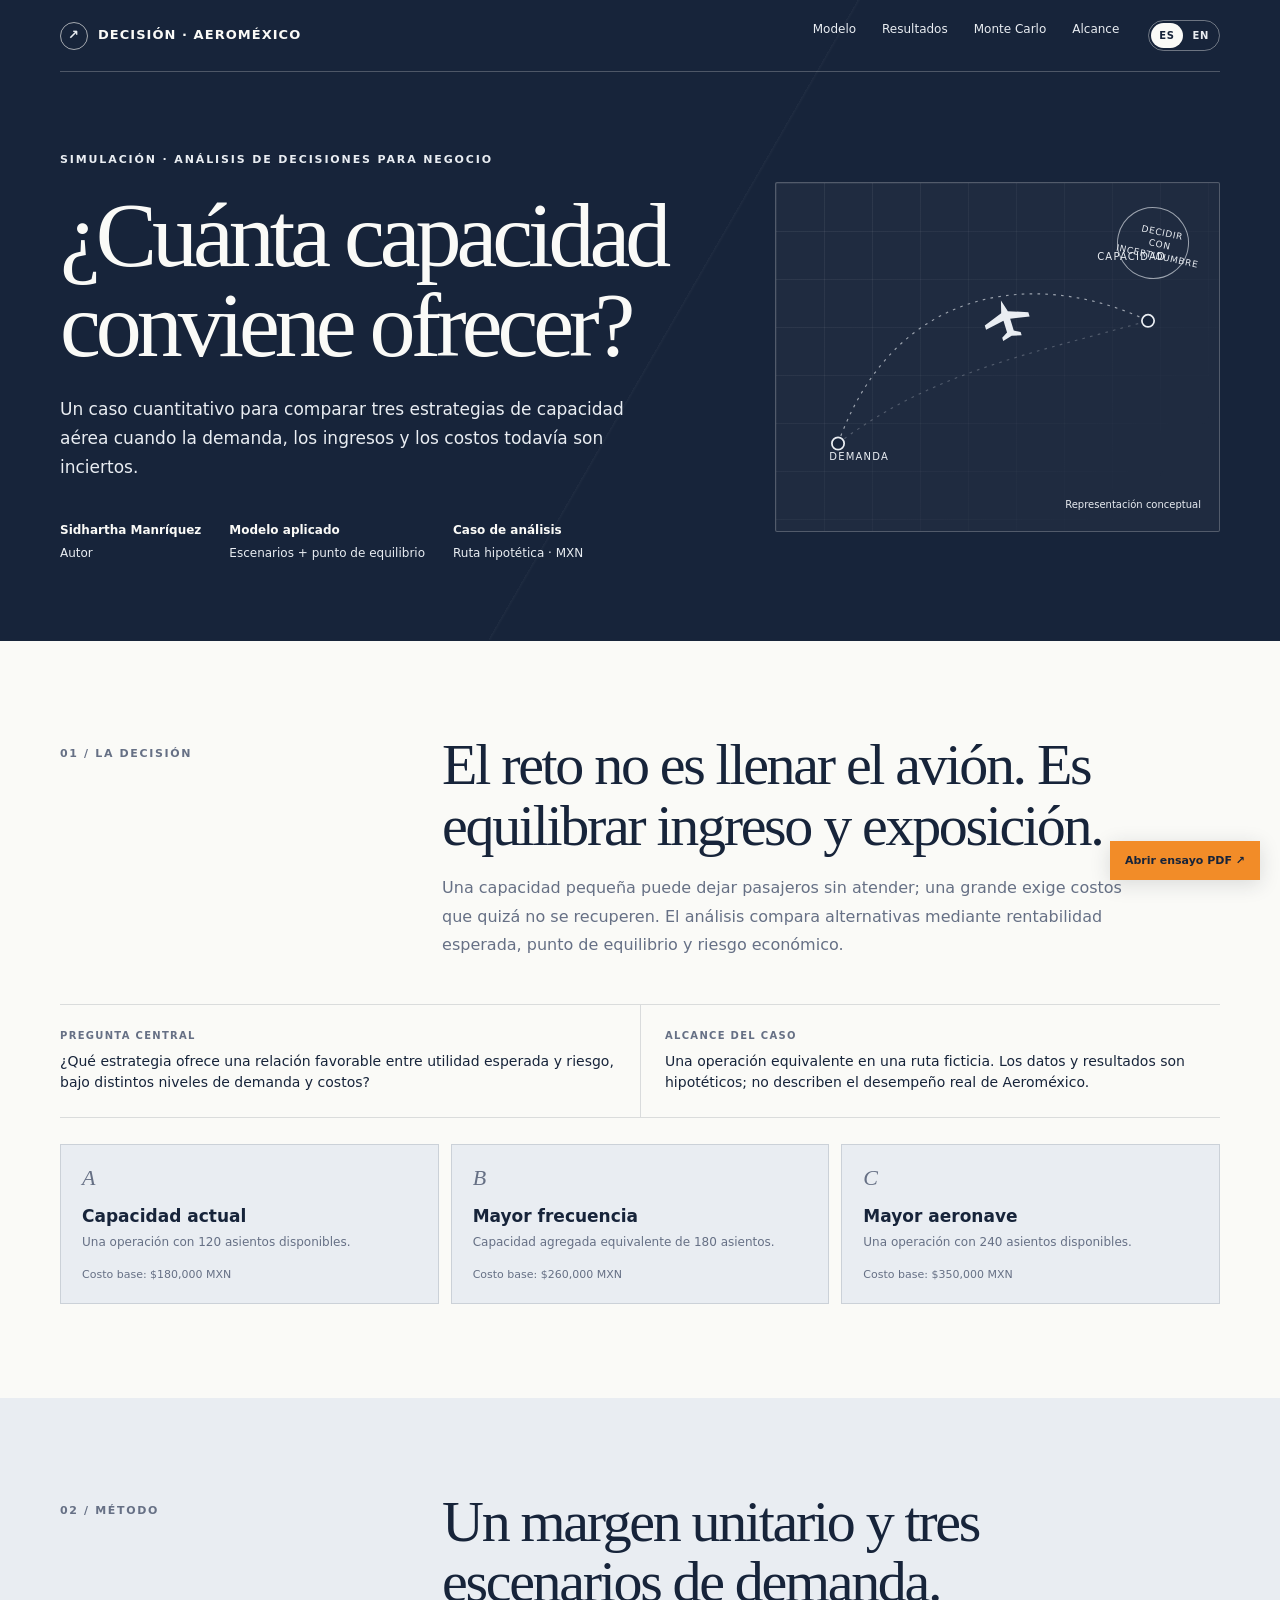
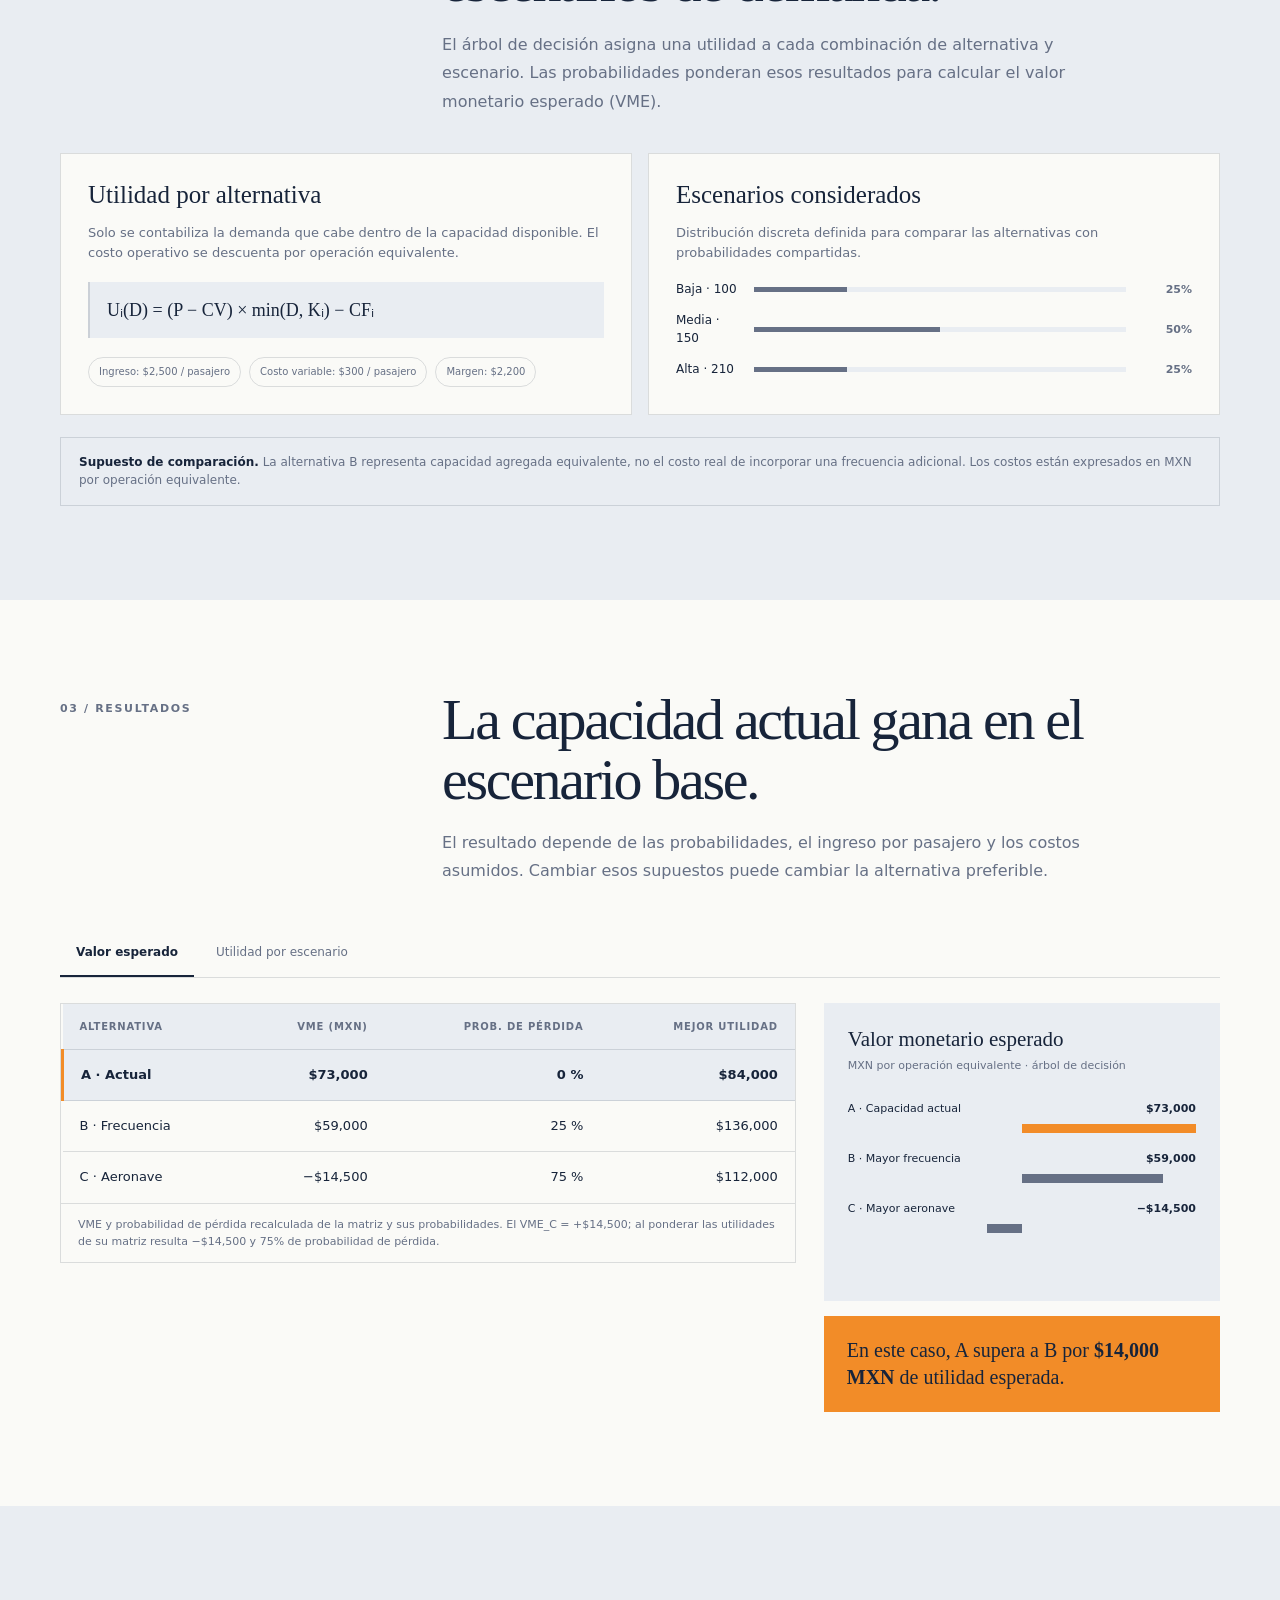
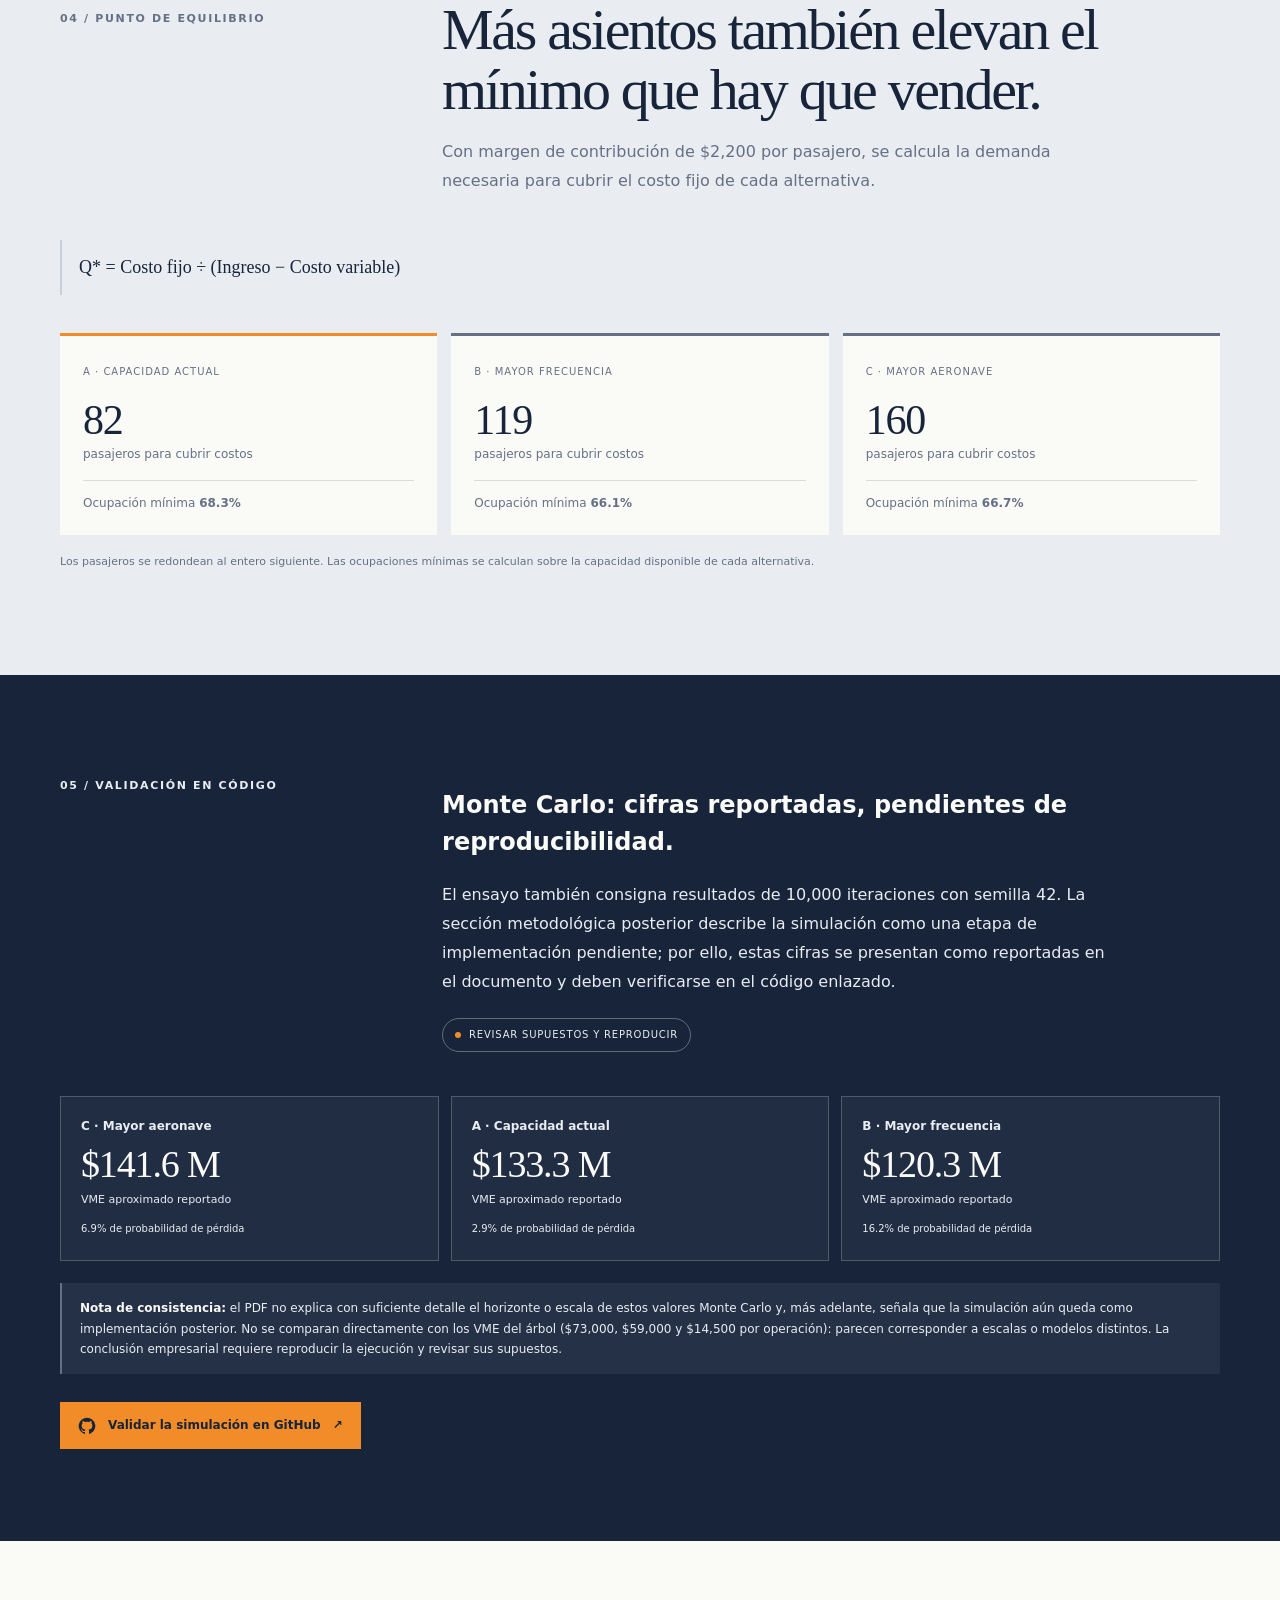
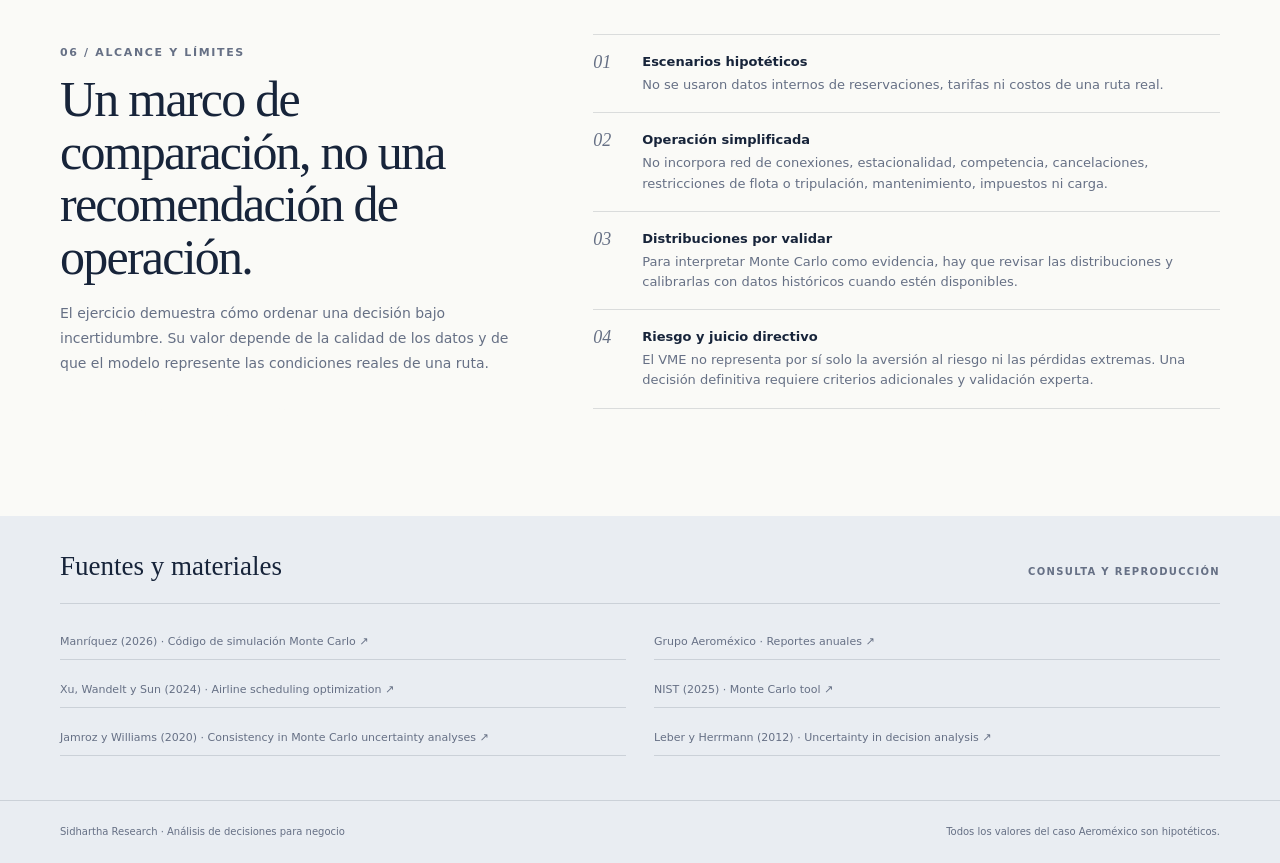
<file: research/aeromexico_montecarlo/index.html>
<!doctype html>
<html lang="es">
<head>
    <meta charset="utf-8">
    <meta name="viewport" content="width=device-width, initial-scale=1">
    <meta name="theme-color" content="#17243A">
    <meta name="description"
          content="Simulación sobre decisiones de capacidad operativa bajo incertidumbre:
          árbol de decisión, punto de equilibrio y simulación Monte Carlo para un caso hipotético
          de Aeroméxico.">
    <title>Decisiones de capacidad | Aeroméxico</title>
    <link rel="stylesheet" href="assets/css/styles.css">

    <script src="assets/js/main-script.js" defer></script>
</head>
<body>
<header class="hero" id="inicio">
    <nav class="nav wrap" aria-label="Navegación principal">
        <a class="brand"
           href="#inicio"
           style="text-decoration:none">
            <span class="brand-mark">↗</span>
            <span>Decisión · Aeroméxico</span>
        </a>
        <div class="navlinks">
            <a href="#modelo">Modelo</a>
            <a href="#resultados">Resultados</a>
            <a href="#simulacion">Monte Carlo</a>
            <a href="#alcance">Alcance</a>
            <div class="language-switch" role="group" aria-label="Idioma / Language">
                <button type="button" data-lang="es" aria-pressed="true">ES</button>
                <button type="button" data-lang="en" aria-pressed="false">EN</button>
            </div>
        </div>
    </nav>
    <div class="wrap hero-grid">
        <div>
            <div class="eyebrow">Simulación · análisis de decisiones para negocio</div>
            <h1>¿Cuánta capacidad <em>conviene</em> ofrecer?</h1>
            <p class="hero-lede">
                Un caso cuantitativo para comparar tres estrategias de capacidad aérea cuando la
                demanda, los ingresos y los costos todavía son inciertos.
            </p>
            <div class="hero-meta">
                <div><strong>Sidhartha Manríquez</strong>Autor</div>
                <div><strong>Modelo aplicado</strong>Escenarios + punto de equilibrio</div>
                <div><strong>Caso de análisis</strong>Ruta hipotética · MXN</div>
            </div>
        </div>
        <div class="hero-art" aria-label="Ilustración abstracta de una ruta aérea entre dos puntos">
            <div class="gridlines"></div>
            <div class="hero-stamp">decidir<br>con<br>incertidumbre</div>
            <svg class="route" viewBox="0 0 460 330" role="img" aria-label="Trayectoria de vuelo ilustrativa">
                <path class="orbit" d="M48 258 C116 68 286 62 402 118"/>
                <path class="orbit" d="M48 258 C156 176 267 156 402 118" opacity=".4"/>
                <circle class="point" cx="48" cy="258" r="7"/>
                <circle class="point" cx="402" cy="118" r="7"/>
                <g transform="translate(239 111) rotate(-17)">
                    <path class="plane"
                          d="M0-17 4-3 26 5 26 10 4 6 4 20 11 24 11 28 0 25-11 28-11 24-4 20-4 6-26 10-26 5-4-3Z"/>
                </g>
            </svg>
            <span class="art-label one">demanda</span>
            <span class="art-label two">capacidad</span>
            <span class="art-note">Representación conceptual</span>
        </div>
    </div>
</header>

<main>
    <section class="section" id="pregunta">
        <div class="wrap">
            <div class="section-head">
                <div class="kicker">01 / La decisión</div>
                <div>
                    <h2>El reto no es llenar el avión. Es equilibrar ingreso y exposición.</h2>
                    <p class="intro">
                        Una capacidad pequeña puede dejar pasajeros sin atender; una grande exige costos
                        que quizá no se recuperen. El análisis compara alternativas mediante rentabilidad esperada,
                        punto de equilibrio y riesgo económico.
                    </p>
                </div>
            </div>
            <div class="question">
                <div>
                    <span class="small-label">Pregunta central</span>
                    <p>
                        ¿Qué estrategia ofrece una relación favorable entre utilidad esperada y riesgo, bajo distintos
                        niveles de demanda y costos?
                    </p>
                </div>
                <div><span class="small-label">Alcance del caso</span>
                    <p>
                        Una operación equivalente en una ruta ficticia. Los datos y resultados son hipotéticos; no
                        describen el desempeño real de Aeroméxico.
                    </p>
                </div>
            </div>
            <div class="alternatives" aria-label="Alternativas de capacidad evaluadas">
                <article class="alt">
                    <span class="alt-num">A</span>
                    <h3>Capacidad actual</h3>
                    <p>Una operación con 120 asientos disponibles.</p>
                    <div class="metric">Costo base: $180,000 MXN</div>
                </article>
                <article class="alt"><span class="alt-num">B</span>
                    <h3>Mayor frecuencia</h3>
                    <p>Capacidad agregada equivalente de 180 asientos.</p>
                    <div class="metric">Costo base: $260,000 MXN</div>
                </article>
                <article class="alt">
                    <span class="alt-num">C</span>
                    <h3>Mayor aeronave</h3>
                    <p>Una operación con 240 asientos disponibles.</p>
                    <div class="metric">Costo base: $350,000 MXN</div>
                </article>
            </div>
        </div>
    </section>

    <section class="section dark-section" id="modelo">
        <div class="wrap">
            <div class="section-head">
                <div class="kicker">02 / Método</div>
                <div>
                    <h2>Un margen unitario y tres escenarios de demanda.</h2>
                    <p class="intro">
                        El árbol de decisión asigna una utilidad a cada combinación de alternativa y
                        escenario. Las probabilidades ponderan esos resultados para calcular el valor monetario esperado
                        (VME).
                    </p>
                </div>
            </div>
            <div class="model-grid">
                <article class="model-card">
                    <h3>Utilidad por alternativa</h3>
                    <p>
                        Solo se contabiliza la demanda que cabe dentro de la capacidad disponible. El costo operativo se
                        descuenta por operación equivalente.
                    </p>
                    <div class="formula">Uᵢ(D) = (P − CV) × min(D, Kᵢ) − CFᵢ</div>
                    <div class="data-row">
                        <span class="chip">Ingreso: $2,500 / pasajero</span>
                        <span class="chip">Costo variable: $300 / pasajero</span>
                        <span class="chip">Margen: $2,200</span>
                    </div>
                </article>
                <article class="model-card">
                    <h3>Escenarios considerados</h3>
                    <p>Distribución discreta definida para comparar las alternativas con probabilidades compartidas.</p>
                    <div class="scenario-list">
                        <div class="scenario">
                            <span>Baja · 100</span>
                            <div class="bar">
                                <i style="width:25%"></i>
                            </div>
                            <strong>25%</strong></div>
                        <div class="scenario"><span>Media · 150</span>
                            <div class="bar">
                                <i style="width:50%"></i>
                            </div>
                            <strong>50%</strong>
                        </div>
                        <div class="scenario">
                            <span>Alta · 210</span>
                            <div class="bar">
                                <i style="width:25%"></i>
                            </div>
                            <strong>25%</strong>
                        </div>
                    </div>
                </article>
            </div>
            <div class="methods-note">
                <b>Supuesto de comparación.</b> La alternativa B representa capacidad agregada
                equivalente, no el costo real de incorporar una frecuencia adicional. Los costos están expresados en MXN
                por operación equivalente.
            </div>
        </div>
    </section>

    <section class="section results" id="resultados">
        <div class="wrap">
            <div class="section-head">
                <div class="kicker">03 / Resultados</div>
                <div>
                    <h2>La capacidad actual gana en el escenario base.</h2>
                    <p class="intro">El resultado depende de las probabilidades, el ingreso por pasajero y los costos
                        asumidos. Cambiar esos supuestos puede cambiar la alternativa preferible.
                    </p>
                </div>
            </div>
            <div class="tabs"
                 role="tablist"
                 aria-label="Explorar resultados del modelo">
                <button class="tab" id="tab-vme" role="tab" aria-selected="true" aria-controls="panel-vme">Valor
                    esperado
                </button>
                <button class="tab" id="tab-utility" role="tab" aria-selected="false" aria-controls="panel-utility"
                        tabindex="-1">Utilidad por escenario
                </button>
            </div>
            <div class="panel" id="panel-vme" role="tabpanel" aria-labelledby="tab-vme">
                <div class="results-grid">
                    <div class="table-wrap">
                        <table>
                            <thead>
                            <tr>
                                <th>Alternativa</th>
                                <th>VME (MXN)</th>
                                <th>Prob. de pérdida</th>
                                <th>Mejor utilidad</th>
                            </tr>
                            </thead>
                            <tbody>
                            <tr class="winner">
                                <td>A · Actual</td>
                                <td>$73,000</td>
                                <td>0 %</td>
                                <td>$84,000</td>
                            </tr>
                            <tr>
                                <td>B · Frecuencia</td>
                                <td>$59,000</td>
                                <td>25 %</td>
                                <td>$136,000</td>
                            </tr>
                            <tr>
                                <td>C · Aeronave</td>
                                <td>−$14,500</td>
                                <td>75 %</td>
                                <td>$112,000</td>
                            </tr>
                            </tbody>
                        </table>
                        <div class="table-foot">VME y probabilidad de pérdida recalculada de la matriz y sus
                            probabilidades. El VME_C = +$14,500; al ponderar las utilidades de su matriz
                            resulta −$14,500 y 75% de probabilidad de pérdida.
                        </div>
                    </div>
                    <div>
                        <div class="chart"><h3>Valor monetario esperado</h3>
                            <p>MXN por operación equivalente · árbol de decisión</p>
                            <div class="bar-item">
                                <div class="bar-caption">
                                    <span>A · Capacidad actual</span>
                                    <strong>$73,000</strong>
                                </div>
                                <div class="bar-track">
                                    <i class="positive" style="width:50%"></i>
                                </div>
                            </div>
                            <div class="bar-item">
                                <div class="bar-caption">
                                    <span>B · Mayor frecuencia</span>
                                    <strong>$59,000</strong>
                                </div>
                                <div class="bar-track">
                                    <i class="positive" style="width:40.4%"></i>
                                </div>
                            </div>
                            <div class="bar-item">
                                <div class="bar-caption">
                                    <span>C · Mayor aeronave</span>
                                    <strong>−$14,500</strong>
                                </div>
                                <div class="bar-track">
                                    <i class="negative" style="width:9.9%"></i>
                                </div>
                            </div>
                        </div>
                        <div class="takeaway">En este caso, A supera a B por <strong>$14,000 MXN</strong> de utilidad
                            esperada.
                        </div>
                    </div>
                </div>
            </div>
            <div class="panel" id="panel-utility" role="tabpanel" aria-labelledby="tab-utility" hidden>
                <div class="table-wrap">
                    <table>
                        <thead>
                        <tr>
                            <th>Alternativa</th>
                            <th>Demanda baja · 100</th>
                            <th>Demanda media · 150</th>
                            <th>Demanda alta · 210</th>
                        </tr>
                        </thead>
                        <tbody>
                        <tr>
                            <td>A · Actual</td>
                            <td>$40,000</td>
                            <td>$84,000</td>
                            <td>$84,000</td>
                        </tr>
                        <tr>
                            <td>B · Frecuencia</td>
                            <td>−$40,000</td>
                            <td>$70,000</td>
                            <td>$136,000</td>
                        </tr>
                        <tr>
                            <td>C · Aeronave</td>
                            <td>−$130,000</td>
                            <td>−$20,000</td>
                            <td>$112,000</td>
                        </tr>
                        </tbody>
                    </table>
                    <div class="table-foot">
                        La alternativa B obtiene la mayor utilidad con demanda alta. A resulta más
                        favorable en demanda baja y media.
                    </div>
                </div>
            </div>
        </div>
    </section>

    <section class="section breakeven" id="equilibrio">
        <div class="wrap">
            <div class="section-head">
                <div class="kicker">04 / Punto de equilibrio</div>
                <div>
                    <h2>Más asientos también elevan el mínimo que hay que vender.</h2>
                    <p class="intro">Con margen de contribución de $2,200 por pasajero, se calcula la demanda necesaria
                        para cubrir el costo fijo de cada alternativa.
                    </p>
                </div>
            </div>
            <div class="formula"
                 style="background:transparent;border-color:var(--line);color:var(--ink);max-width:420px">Q* = Costo
                fijo ÷ (Ingreso − Costo variable)
            </div>
            <div class="breakeven-cards">
                <article class="be-card">
                    <span class="letter">A · Capacidad actual</span>
                    <div class="number">82</div>
                    <div class="units">pasajeros para cubrir costos</div>
                    <div class="occupancy">Ocupación mínima <strong>68.3%</strong>
                    </div>
                </article>
                <article class="be-card">
                    <span class="letter">B · Mayor frecuencia</span>
                    <div class="number">119</div>
                    <div class="units">pasajeros para cubrir costos</div>
                    <div class="occupancy">Ocupación mínima <strong>66.1%</strong>
                    </div>
                </article>
                <article class="be-card">
                    <span class="letter">C · Mayor aeronave</span>
                    <div class="number">160</div>
                    <div class="units">pasajeros para cubrir costos</div>
                    <div class="occupancy">Ocupación mínima <strong>66.7%</strong>
                    </div>
                </article>
            </div>
            <p class="be-note">
                Los pasajeros se redondean al entero siguiente. Las ocupaciones mínimas se calculan sobre
                la capacidad disponible de cada alternativa.
            </p>
        </div>
    </section>

    <section class="simulation" id="simulacion">
        <div class="wrap">
            <div class="section-head">
                <div class="kicker">05 / Validación en código</div>
                <div>
                    <h2>Monte Carlo: cifras reportadas, pendientes de reproducibilidad.</h2>
                    <p class="intro">
                        El ensayo también consigna resultados de 10,000 iteraciones con semilla 42. La
                        sección metodológica posterior describe la simulación como una etapa de implementación
                        pendiente; por ello, estas cifras se presentan como reportadas en el documento y deben
                        verificarse en el código enlazado.
                    </p>
                    <div class="sim-status"><i></i>
                        Revisar supuestos y reproducir
                    </div>
                </div>
            </div>
            <div class="sim-grid">
                <article class="sim-card"><h3>C · Mayor aeronave</h3>
                    <div class="big">$141.6 M</div>
                    <div class="sub">VME aproximado reportado</div>
                    <span class="risk">6.9% de probabilidad de pérdida</span>
                </article>
                <article class="sim-card">
                    <h3>A · Capacidad actual</h3>
                    <div class="big">$133.3 M</div>
                    <div class="sub">VME aproximado reportado</div>
                    <span class="risk">2.9% de probabilidad de pérdida</span>
                </article>
                <article class="sim-card"><h3>B · Mayor frecuencia</h3>
                    <div class="big">$120.3 M</div>
                    <div class="sub">VME aproximado reportado</div>
                    <span class="risk">16.2% de probabilidad de pérdida</span>
                </article>
            </div>
            <div class="sim-caveat">
                <strong>Nota de consistencia:</strong> el PDF no explica con suficiente detalle el
                horizonte o escala de estos valores Monte Carlo y, más adelante, señala que la simulación aún queda como
                implementación posterior. No se comparan directamente con los VME del árbol ($73,000, $59,000 y $14,500
                por operación): parecen corresponder a escalas o modelos distintos. La conclusión empresarial requiere
                reproducir la ejecución y revisar sus supuestos.
            </div>
            <a class="repo-link" href="https://github.com/SidharthaManriquez44/aeromexico-montecarlo" target="_blank"
               rel="noopener noreferrer">
                <svg viewBox="0 0 24 24" aria-hidden="true">
                    <path fill="currentColor"
                          d="M12 .9a11.1 11.1 0 0 0-3.51 21.63c.55.1.76-.24.76-.53v-2.07c-3.1.67-3.76-1.32-3.76-1.32-.5-1.28-1.23-1.62-1.23-1.62-1.01-.69.08-.68.08-.68 1.12.08 1.71 1.15 1.71 1.15.99 1.7 2.6 1.21 3.23.92.1-.72.39-1.21.7-1.49-2.47-.28-5.07-1.24-5.07-5.52 0-1.22.44-2.22 1.15-3-.12-.28-.5-1.42.11-2.96 0 0 .94-.3 3.05 1.14a10.6 10.6 0 0 1 5.55 0c2.11-1.43 3.05-1.14 3.05-1.14.61 1.54.23 2.68.11 2.96.72.78 1.15 1.78 1.15 3 0 4.29-2.6 5.24-5.08 5.51.4.35.75 1.03.75 2.08V22c0 .29.2.63.77.52A11.1 11.1 0 0 0 12 .9Z"/>
                </svg>
                <span class="repo-label">Validar la simulación en GitHub</span>
                <span aria-hidden="true">↗</span>
            </a>
        </div>
    </section>

    <section class="limits" id="alcance">
        <div class="wrap limits-grid">
            <div>
                <div class="kicker">06 / Alcance y límites</div>
                <h2>Un marco de comparación, no una recomendación de operación.</h2>
                <p class="limits-copy">
                    El ejercicio demuestra cómo ordenar una decisión bajo incertidumbre. Su valor
                    depende de la calidad de los datos y de que el modelo represente las condiciones reales de una
                    ruta.</p>
                <a href="assets/images/Modelos_toma_desiones.pdf"
                   class="pdf-essay-link"
                   target="_blank"
                   rel="noopener"
                   style="display:inline-block;margin-top:12px;color:var(--paper);font-size:12px;font-weight:700">
                    Consultar ensayo completo (PDF) ↗
                </a>
            </div>
            <div class="limit-list">
                <div class="limit-row">
                    <span class="index">01</span>
                    <p>
                        <strong>Escenarios hipotéticos</strong>
                        No se usaron datos internos de reservaciones, tarifas ni
                        costos de una ruta real.
                    </p>
                </div>
                <div class="limit-row"><span class="index">02</span>
                    <p>
                        <strong>Operación simplificada</strong>
                        No incorpora red de conexiones, estacionalidad,
                        competencia, cancelaciones, restricciones de flota o tripulación, mantenimiento, impuestos ni
                        carga.
                    </p>
                </div>
                <div class="limit-row">
                    <span class="index">03</span>
                    <p>
                        <strong>Distribuciones por validar</strong>
                        Para interpretar Monte Carlo como evidencia, hay que
                        revisar las distribuciones y calibrarlas con datos
                        históricos cuando estén disponibles.
                    </p>
                </div>
                <div class="limit-row">
                    <span class="index">04</span>
                    <p>
                        <strong>Riesgo y juicio directivo</strong>
                        El VME no representa por sí solo la aversión al riesgo
                        ni las pérdidas extremas. Una decisión definitiva requiere
                        criterios adicionales y validación
                        experta.
                    </p>
                </div>
            </div>
        </div>
    </section>
    <section class="sources">
        <div class="wrap">
            <div class="sources-head"><h2>Fuentes y materiales</h2>
                <span class="small-label">Consulta y reproducción</span>
            </div>
            <div class="source-links">
                <a href="https://github.com/SidharthaManriquez44/aeromexico-montecarlo"
                   target="_blank"
                   rel="noopener noreferrer">
                    Manríquez (2026) · Código de simulación Monte Carlo ↗
                </a>
                <a href="https://ir.aeromexico.com/es/financieros/reportes-anuales"
                   target="_blank"
                   rel="noopener noreferrer">Grupo Aeroméxico · Reportes anuales ↗
                </a>
                <a href="https://doi.org/10.1093/iti/liad026" target="_blank" rel="noopener noreferrer">
                    Xu, Wandelt y Sun (2024) · Airline scheduling optimization ↗
                </a>
                <a href="https://www.nist.gov/services-resources/software/monte-carlo-tool"
                   target="_blank"
                   rel="noopener noreferrer">NIST (2025) · Monte Carlo tool ↗
                </a>
                <a href="https://doi.org/10.1088/1681-7575/aba5aa"
                   target="_blank" rel="noopener noreferrer">
                    Jamroz y Williams (2020) · Consistency in Monte Carlo uncertainty analyses ↗</a>
                <a href="https://www.nist.gov/publications/incorporating-attribute-value-uncertainty-decision-analysis"
                   target="_blank"
                   rel="noopener noreferrer">
                    Leber y Herrmann (2012) · Uncertainty in decision analysis
                    ↗
                </a>
            </div>
        </div>
    </section>
</main>
<footer class="footer">
    <div class="wrap">
        <span>Sidhartha Research · Análisis de decisiones para negocio</span>
        <span>Todos los valores del caso Aeroméxico son hipotéticos.</span>
    </div>
</footer>
<a class="pdf-float"
   href="assets/images/Modelos_toma_desiones.pdf"
   target="_blank"
   rel="noopener">
    <span class="pdf-label">
        Abrir ensayo PDF
    </span> ↗
</a>
</body>
</html>
</file>
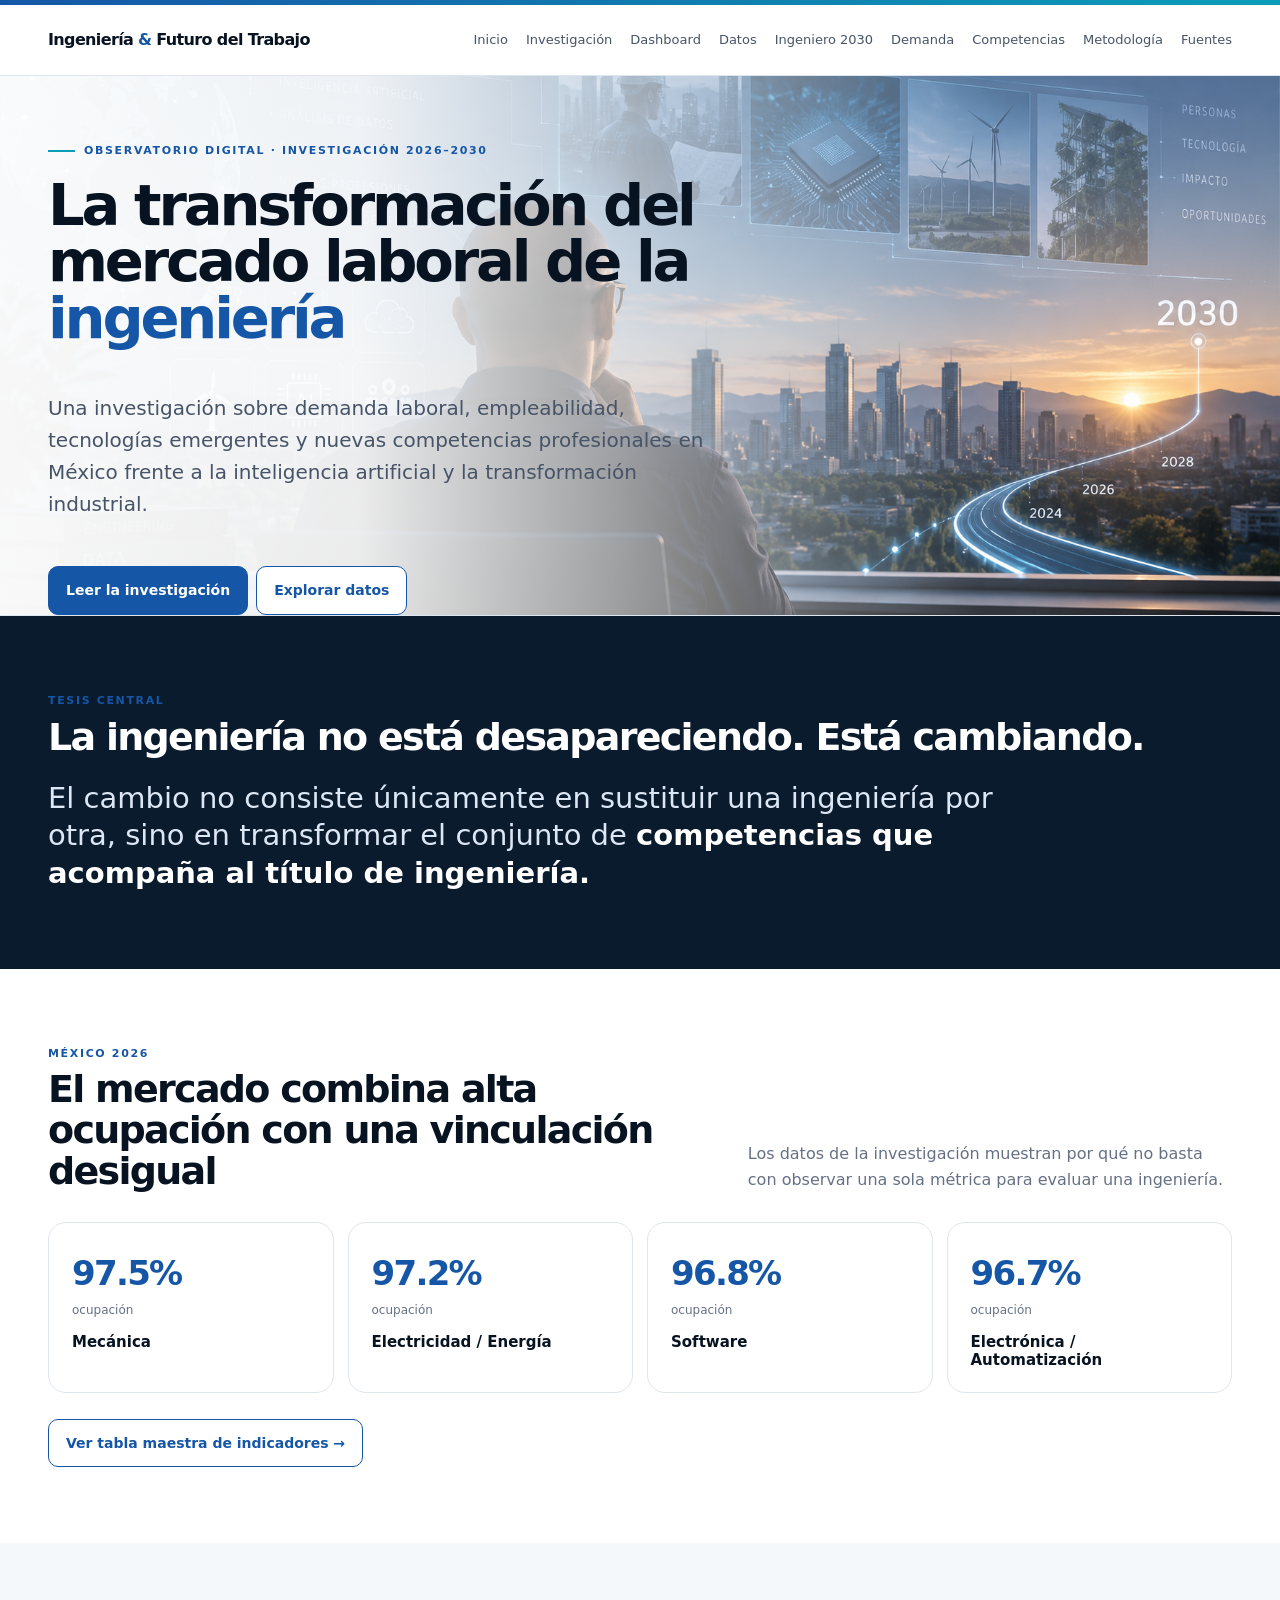
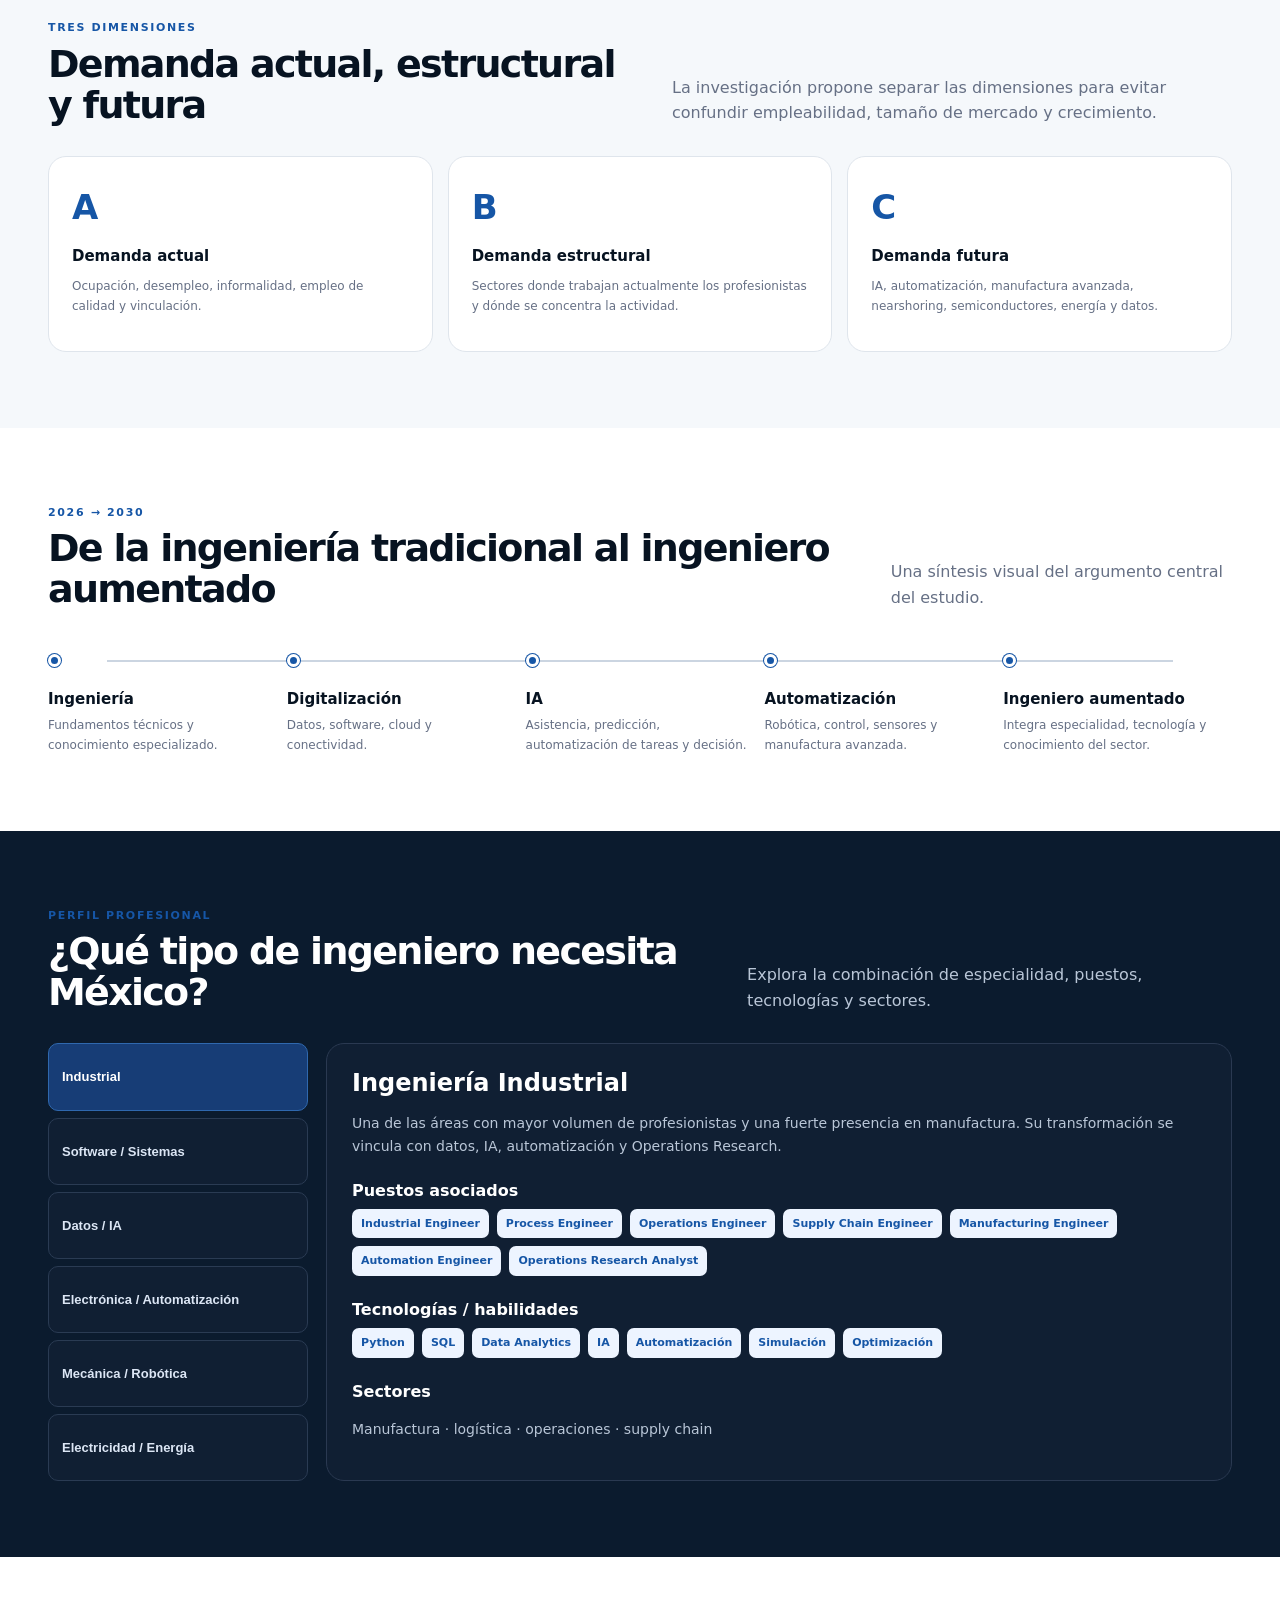
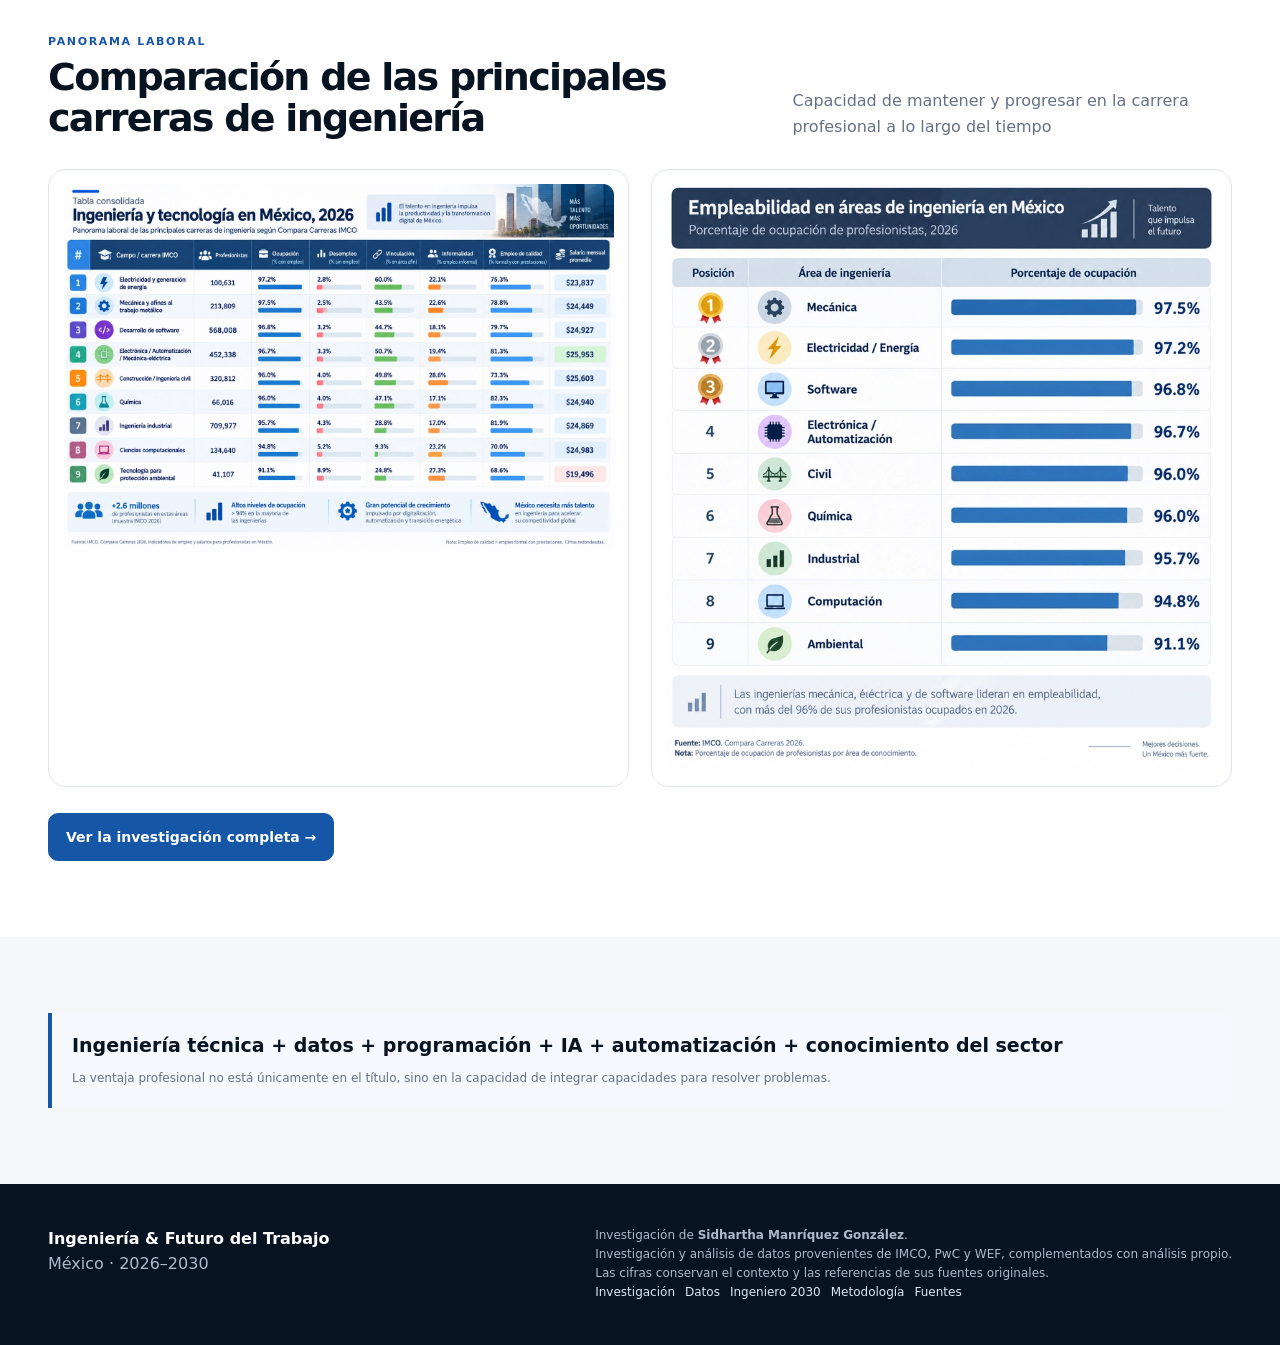
<file: research/employment_trends/index.html>
<!doctype html>
<html lang="es">
<head>
    <meta charset="utf-8">
    <meta name="viewport" content="width=device-width,initial-scale=1">
    <meta name="description"
          content="Observatorio digital sobre la transformación del mercado laboral de la ingeniería en México, 2026–2030.">
    <meta name="author" content="Sidhartha Manríquez González">
    <meta property="og:title" content="Ingeniería & Futuro del Trabajo — México 2026–2030">
    <meta property="og:description"
          content="Investigación digital sobre demanda, empleabilidad, tecnologías y competencias de la ingeniería en México.">
    <meta property="og:type" content="website">
    <meta property="og:image" content="assets/figures/fig_15_p21.png">
    <link rel="icon" href="favicon.svg" type="image/svg+xml">
    <link rel="stylesheet" href="assets/css/styles.css">
    <title>Ingeniería & Futuro del Trabajo — México 2026–2030</title>
</head>
<body>
    <header>

    <div class="top"></div>

    <nav>
        <div class="container navin">
            <a class="brand" href="./index.html" aria-label="Ir al inicio">
                Ingeniería <span>&amp;</span> Futuro del Trabajo
            </a>

            <div class="navlinks" aria-label="Navegación principal">
                <a href="./index.html">Inicio</a>
                <a href="research.html">Investigación</a>
                <a href="dashboard.html">Dashboard</a>
                 <a href="data.html">Datos</a>
                <a href="engineer2030.html">Ingeniero 2030</a>
                <a href="research.html#demanda">Demanda</a>
                <a href="research.html#competencias">Competencias</a>
                <a href="methodology.html">Metodología</a>
                <a href="references.html">Fuentes</a>
            </div>
        </div>
    </nav>
    </header>
    <main>
        <section class="hero">
            <img
                class="hero-background"
                src="assets/hero/hero.png"
                alt=""
                aria-hidden="true">
            <div class="hero-overlay"></div>
            <div class="container">
                <div class="eyebrow">Observatorio digital · Investigación 2026–2030</div>

                <h1>
                    La transformación del mercado laboral de la <em>ingeniería</em>
                </h1>

                <p class="lead">
                    Una investigación sobre demanda laboral, empleabilidad, tecnologías emergentes y nuevas
                    competencias profesionales en México frente a la inteligencia artificial y la transformación industrial.
                </p>

                <div class="actions">
                    <a class="btn primary" href="research.html">Leer la investigación</a>
                    <a class="btn secondary" href="dashboard.html">Explorar datos</a>
                </div>

                <div class="meta">
                    <span class="pill">México</span>
                    <span class="pill">2026–2030</span>
                    <span class="pill">IMCO · WEF · BLS · PwC</span>
                    <span class="pill">Publicación digital</span>
                </div>
        </div>
    </section>

    <section class="dark">
        <div class="container">
            <div class="kicker">Tesis central</div>
            <h2>La ingeniería no está desapareciendo. Está cambiando.</h2>
            <p class="statement">
                El cambio no consiste únicamente en sustituir una ingeniería por otra, sino en transformar
                el conjunto de <strong>competencias que acompaña al título de ingeniería.</strong>
            </p>
        </div>
    </section>

    <section>
        <div class="container">
            <div class="sectionhead">
                <div>
                    <div class="kicker">México 2026</div>
                    <h2>El mercado combina alta ocupación con una vinculación desigual</h2>
                </div>
                <p>
                    Los datos de la investigación muestran por qué no basta con observar una sola métrica para evaluar una
                    ingeniería.
                </p>
            </div>

            <div class="cards">
                <div class="card">
                    <div class="number">97.5%</div>
                    <div class="small">ocupación</div>
                    <h3>Mecánica</h3>
                </div>

                <div class="card">
                    <div class="number">97.2%</div>
                    <div class="small">ocupación</div>
                    <h3>Electricidad / Energía</h3>
                </div>

                <div class="card">
                    <div class="number">96.8%</div>
                    <div class="small">ocupación</div>
                    <h3>Software</h3>
                </div>

                <div class="card">
                    <div class="number">96.7%</div>
                    <div class="small">ocupación</div>
                    <h3>Electrónica / Automatización</h3>
                </div>
            </div>

            <div class="actions">
                <a class="btn secondary" href="dashboard.html">
                    Ver tabla maestra de indicadores →
                </a>
            </div>
        </div>
    </section>

    <section class="soft">
        <div class="container">
            <div class="sectionhead">
                <div>
                    <div class="kicker">Tres dimensiones</div>
                    <h2>Demanda actual, estructural y futura</h2>
                </div>
                <p>
                    La investigación propone separar las dimensiones para evitar confundir empleabilidad, tamaño de mercado y
                    crecimiento.
                </p>
            </div>

            <div class="three">
                <div class="card">
                    <div class="number">A</div>
                    <h3>Demanda actual</h3>
                    <p class="small">
                        Ocupación, desempleo, informalidad, empleo de calidad y vinculación.
                    </p>
                </div>

                <div class="card">
                    <div class="number">B</div>
                    <h3>Demanda estructural</h3>
                    <p class="small">
                        Sectores donde trabajan actualmente los profesionistas y dónde se concentra la actividad.
                    </p>
                </div>

                <div class="card">
                    <div class="number">C</div>
                    <h3>Demanda futura</h3>
                    <p class="small">
                        IA, automatización, manufactura avanzada, nearshoring, semiconductores, energía y datos.
                    </p>
                </div>
            </div>
        </div>
    </section>

    <section>
        <div class="container">
            <div class="sectionhead">
                <div>
                    <div class="kicker">2026 → 2030</div>
                    <h2>De la ingeniería tradicional al ingeniero aumentado</h2>
                </div>
                <p>Una síntesis visual del argumento central del estudio.</p>
            </div>

            <div class="timeline">
                <div class="time">
                    <div class="dot"></div>
                    <h3>Ingeniería</h3>
                    <p>Fundamentos técnicos y conocimiento especializado.</p>
                </div>

                <div class="time">
                    <div class="dot"></div>
                    <h3>Digitalización</h3>
                    <p>Datos, software, cloud y conectividad.</p>
                </div>

                <div class="time">
                    <div class="dot"></div>
                    <h3>IA</h3>
                    <p>Asistencia, predicción, automatización de tareas y decisión.</p>
                </div>

                <div class="time">
                    <div class="dot"></div>
                    <h3>Automatización</h3>
                    <p>Robótica, control, sensores y manufactura avanzada.</p>
                </div>

                <div class="time">
                    <div class="dot"></div>
                    <h3>Ingeniero aumentado</h3>
                    <p>Integra especialidad, tecnología y conocimiento del sector.</p>
                </div>
            </div>
        </div>
    </section>

    <section class="dark">
        <div class="container">
            <div class="sectionhead">
                <div>
                    <div class="kicker">Perfil profesional</div>
                    <h2>¿Qué tipo de ingeniero necesita México?</h2>
                </div>
                <p>Explora la combinación de especialidad, puestos, tecnologías y sectores.</p>
            </div>

            <div class="explorer">
                <div class="tabs">
                    <button class="tab active" data-area="industrial">Industrial</button>
                    <button class="tab" data-area="software">Software / Sistemas</button>
                    <button class="tab" data-area="datos">Datos / IA</button>
                    <button class="tab" data-area="electronica">Electrónica / Automatización</button>
                    <button class="tab" data-area="mecanica">Mecánica / Robótica</button>
                    <button class="tab" data-area="energia">Electricidad / Energía</button>
                </div>

                <div class="profile" id="profile"></div>
            </div>
        </div>
    </section>

    <section>
        <div class="container">
            <div class="sectionhead">
                <div>
                    <div class="kicker">Panorama Laboral</div>
                    <h2>Comparación de las principales carreras de ingeniería</h2>
                </div>
                <p>Capacidad de mantener y progresar en la carrera profesional a lo largo del tiempo</p>
            </div>

            <div class="twocol">
                <div class="figure">
                    <img src="assets/figures/investigacion-15.webp"
                         alt="Consolidado de Ingeniería en México 2026">
                </div>

                <div class="figure">
                    <img src="assets/figures/investigacion-16.webp"
                         alt="Empleabilidad en áreas de ingeniería en México">
                </div>
            </div>

            <div class="actions">
                <a class="btn primary" href="research.html">
                    Ver la investigación completa →
                </a>
            </div>
        </div>
    </section>

    <section class="soft">
        <div class="container">
            <div class="quote">
                <strong>
                    Ingeniería técnica + datos + programación + IA + automatización + conocimiento del sector
                </strong>
                <br>
                <span class="small">
                    La ventaja profesional no está únicamente en el título, sino en la capacidad de integrar capacidades
                    para resolver problemas.
                </span>
            </div>
        </div>
    </section>

    <div
        class="lightbox"
        id="lightbox"
        role="dialog"
        aria-modal="true"
        aria-label="Gráfico ampliado">
        <button
                class="lightbox-close"
                type="button"
                aria-label="Cerrar gráfico">×</button>
        <img id="lightboxImage" alt="">
        <div class="lightbox-title" id="lightboxTitle"></div>
    </div>
    </main>
    <footer>
        <div class="container foot">
            <div>
                <b>Ingeniería &amp; Futuro del Trabajo</b>
                <div>México · 2026–2030</div>
            </div>

            <div>
                <p>
                    Investigación de <strong>Sidhartha Manríquez González</strong>.
                    <br>
                    Investigación y análisis de datos provenientes de IMCO, PwC y WEF, complementados con análisis propio.
                    <br>
                    Las cifras conservan el contexto y las referencias de sus fuentes originales.
                </p>

                <div class="links">
                    <a href="research.html">Investigación</a>
                    <a href="dashboard.html">Datos</a>
                    <a href="engineer2030.html">Ingeniero 2030</a>
                    <a href="methodology.html">Metodología</a>
                    <a href="references.html">Fuentes</a>
                </div>
            </div>
        </div>

    </footer>

    <script src="assets/js/script.js"></script>
</body>
</html>
</file>
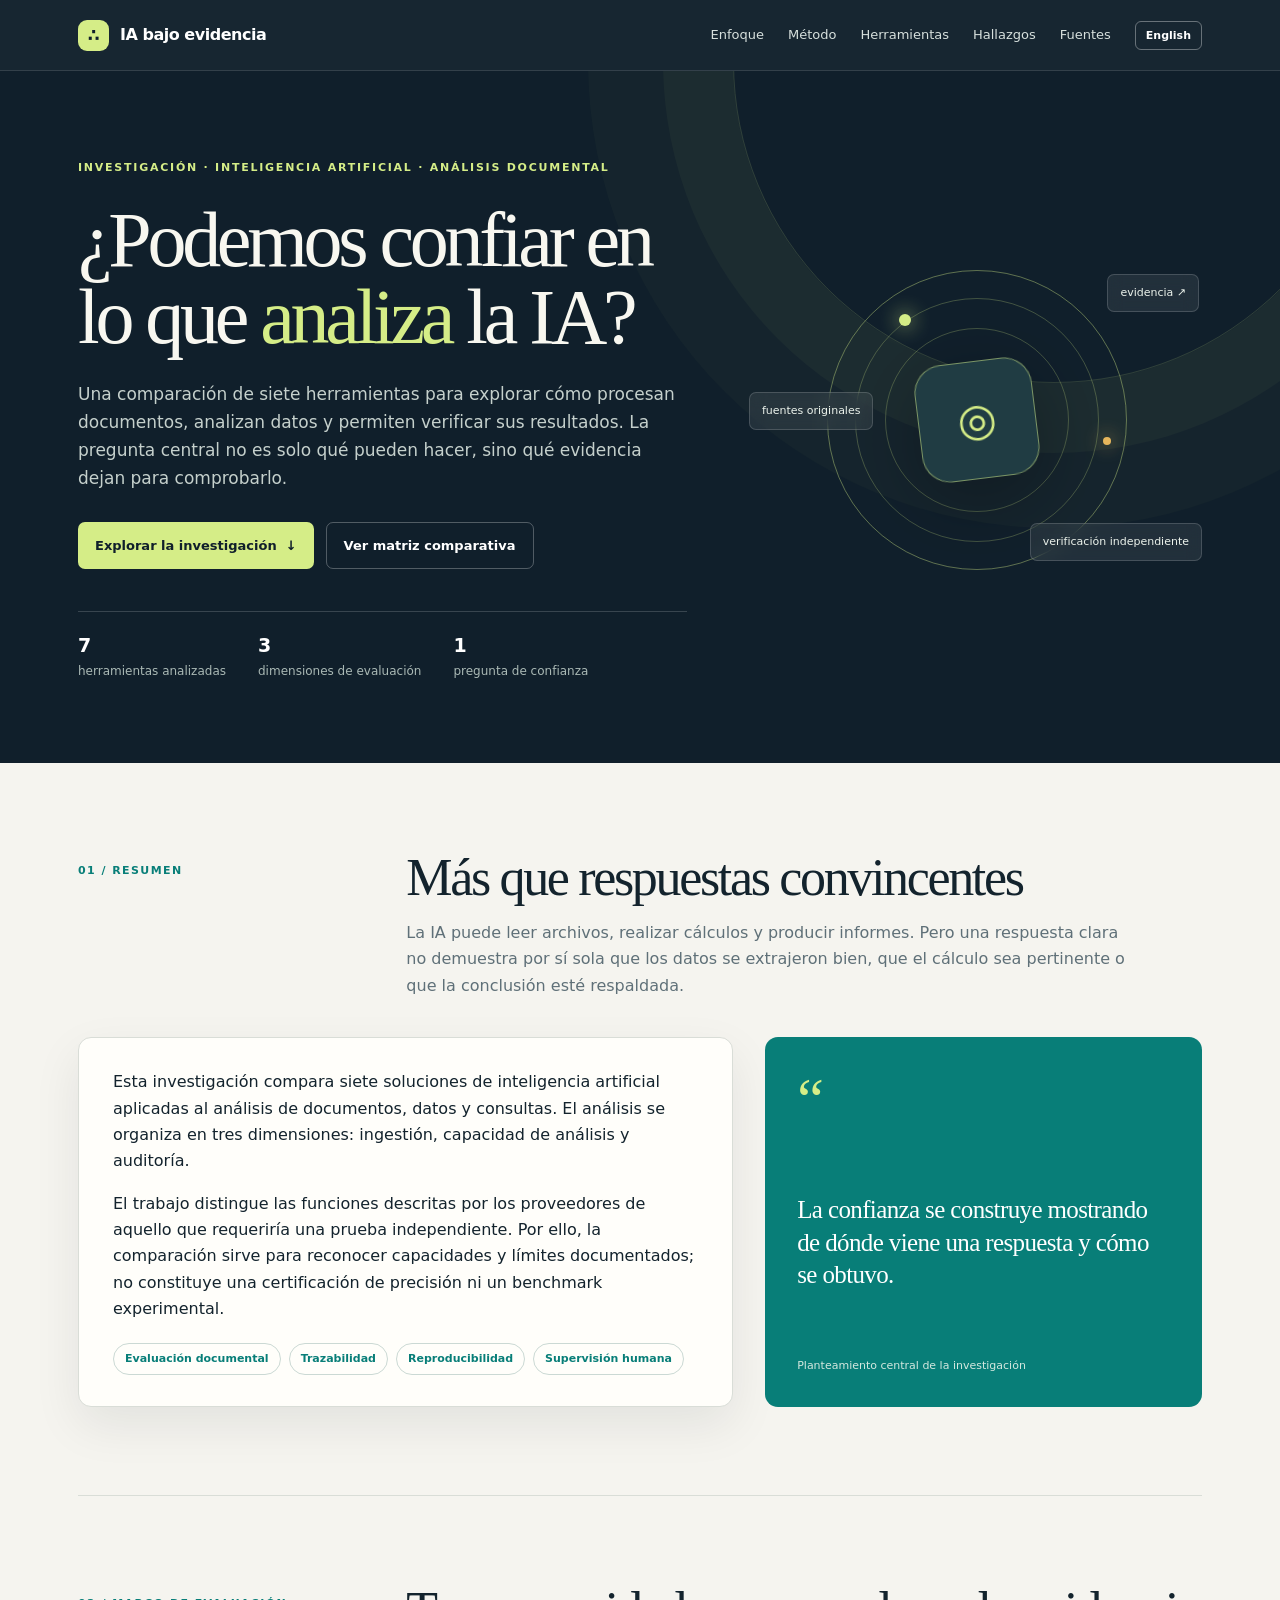
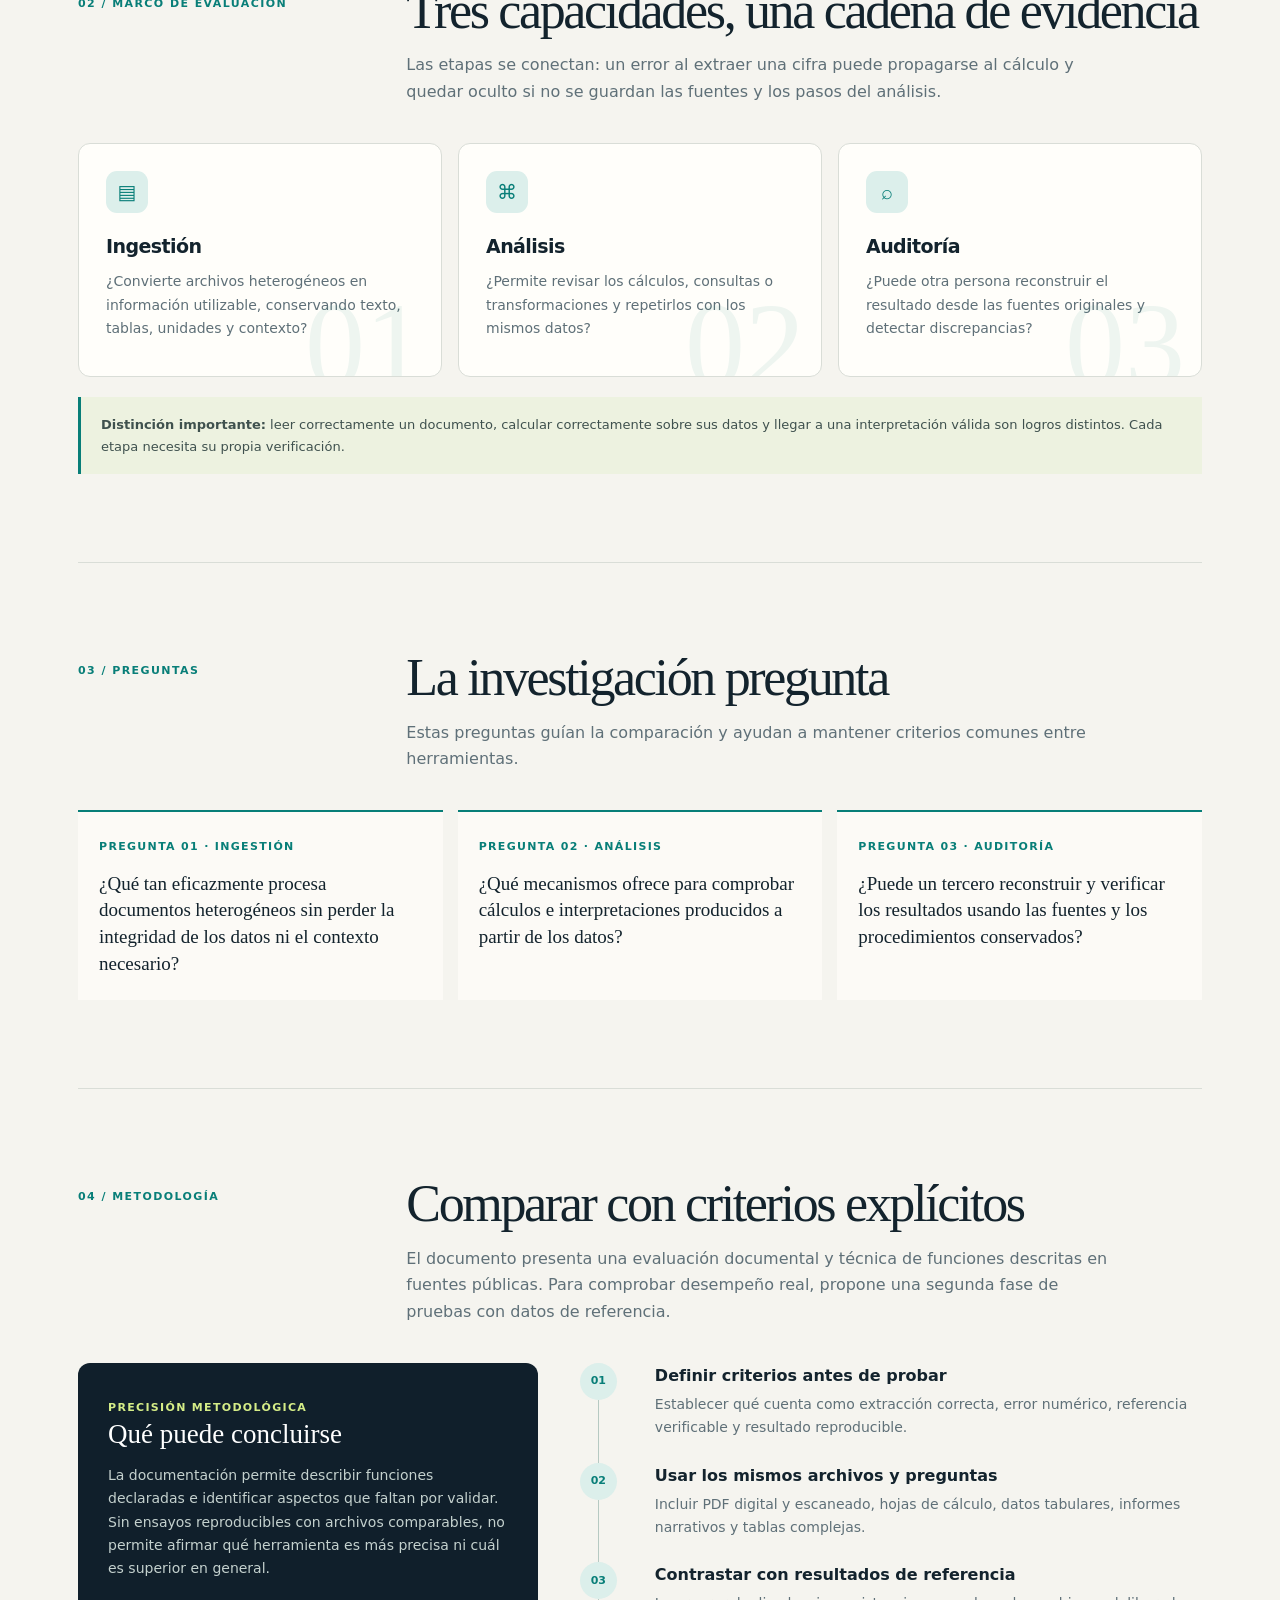
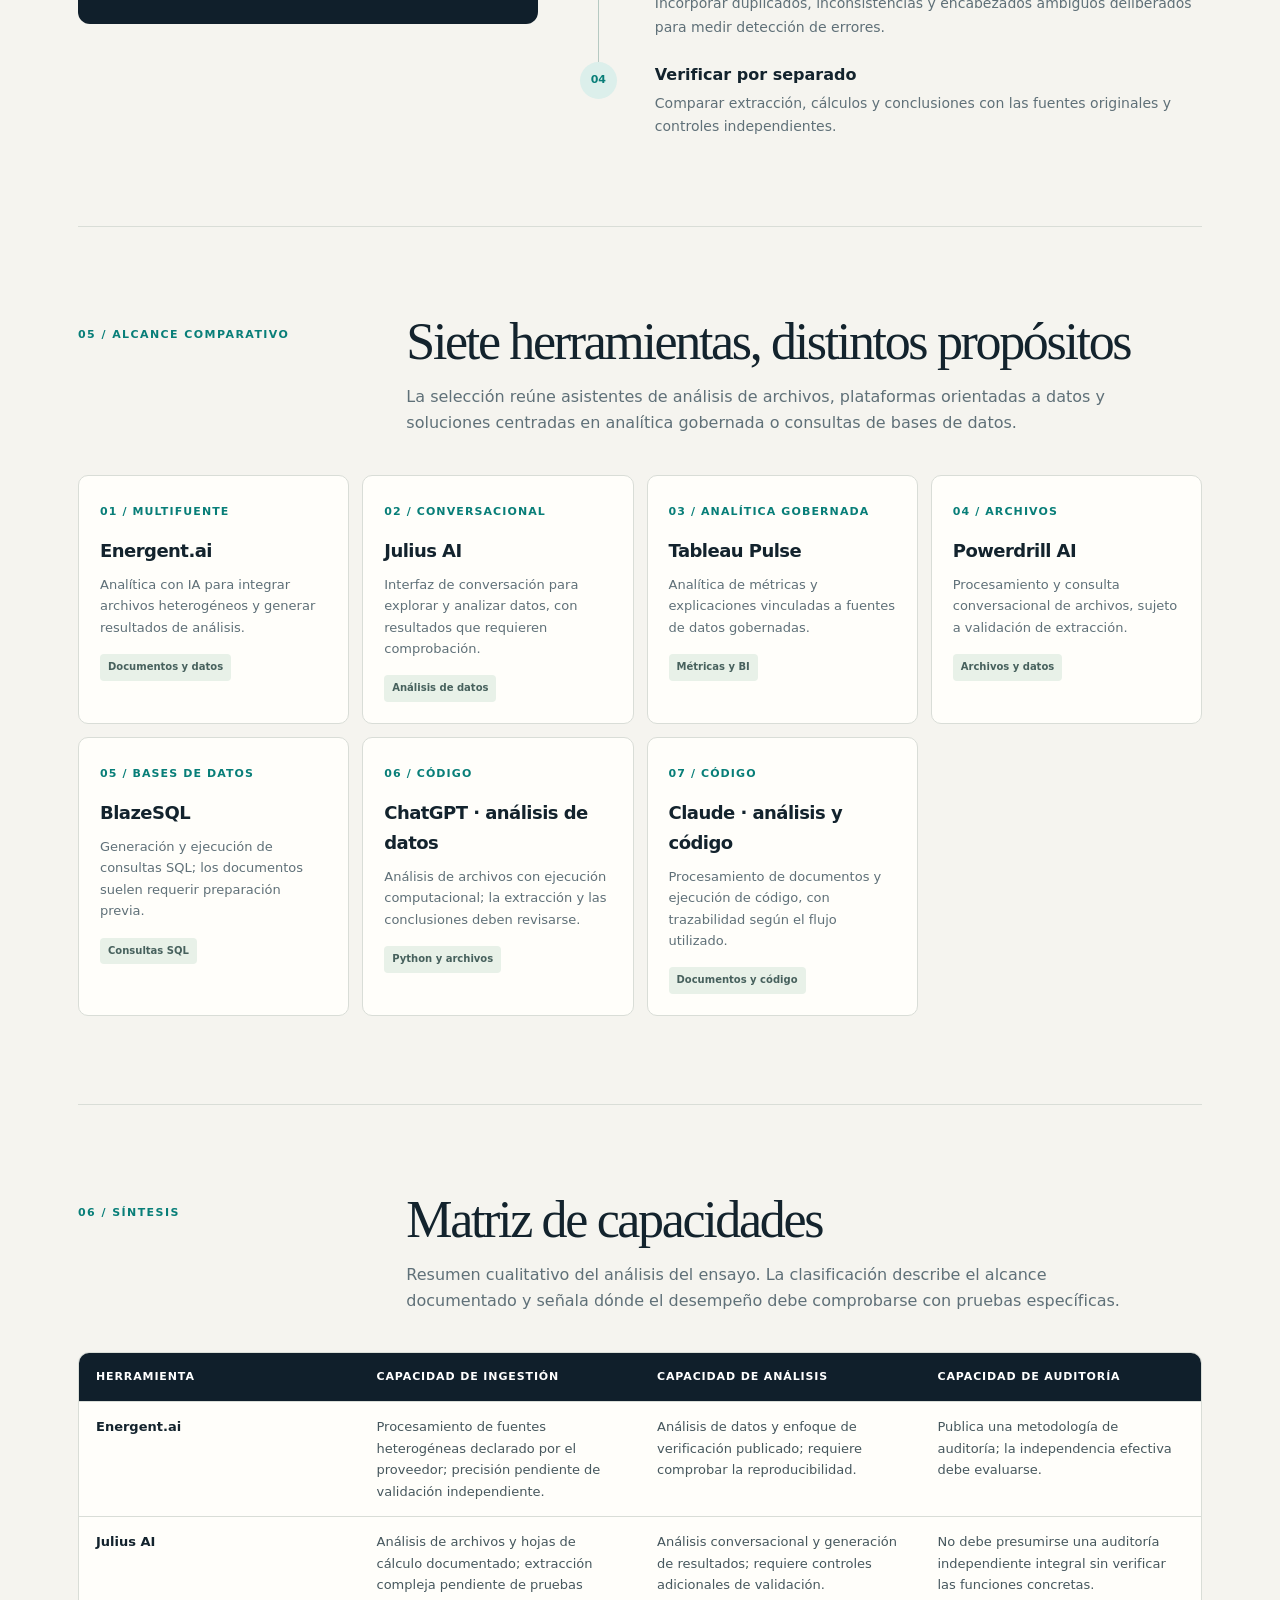
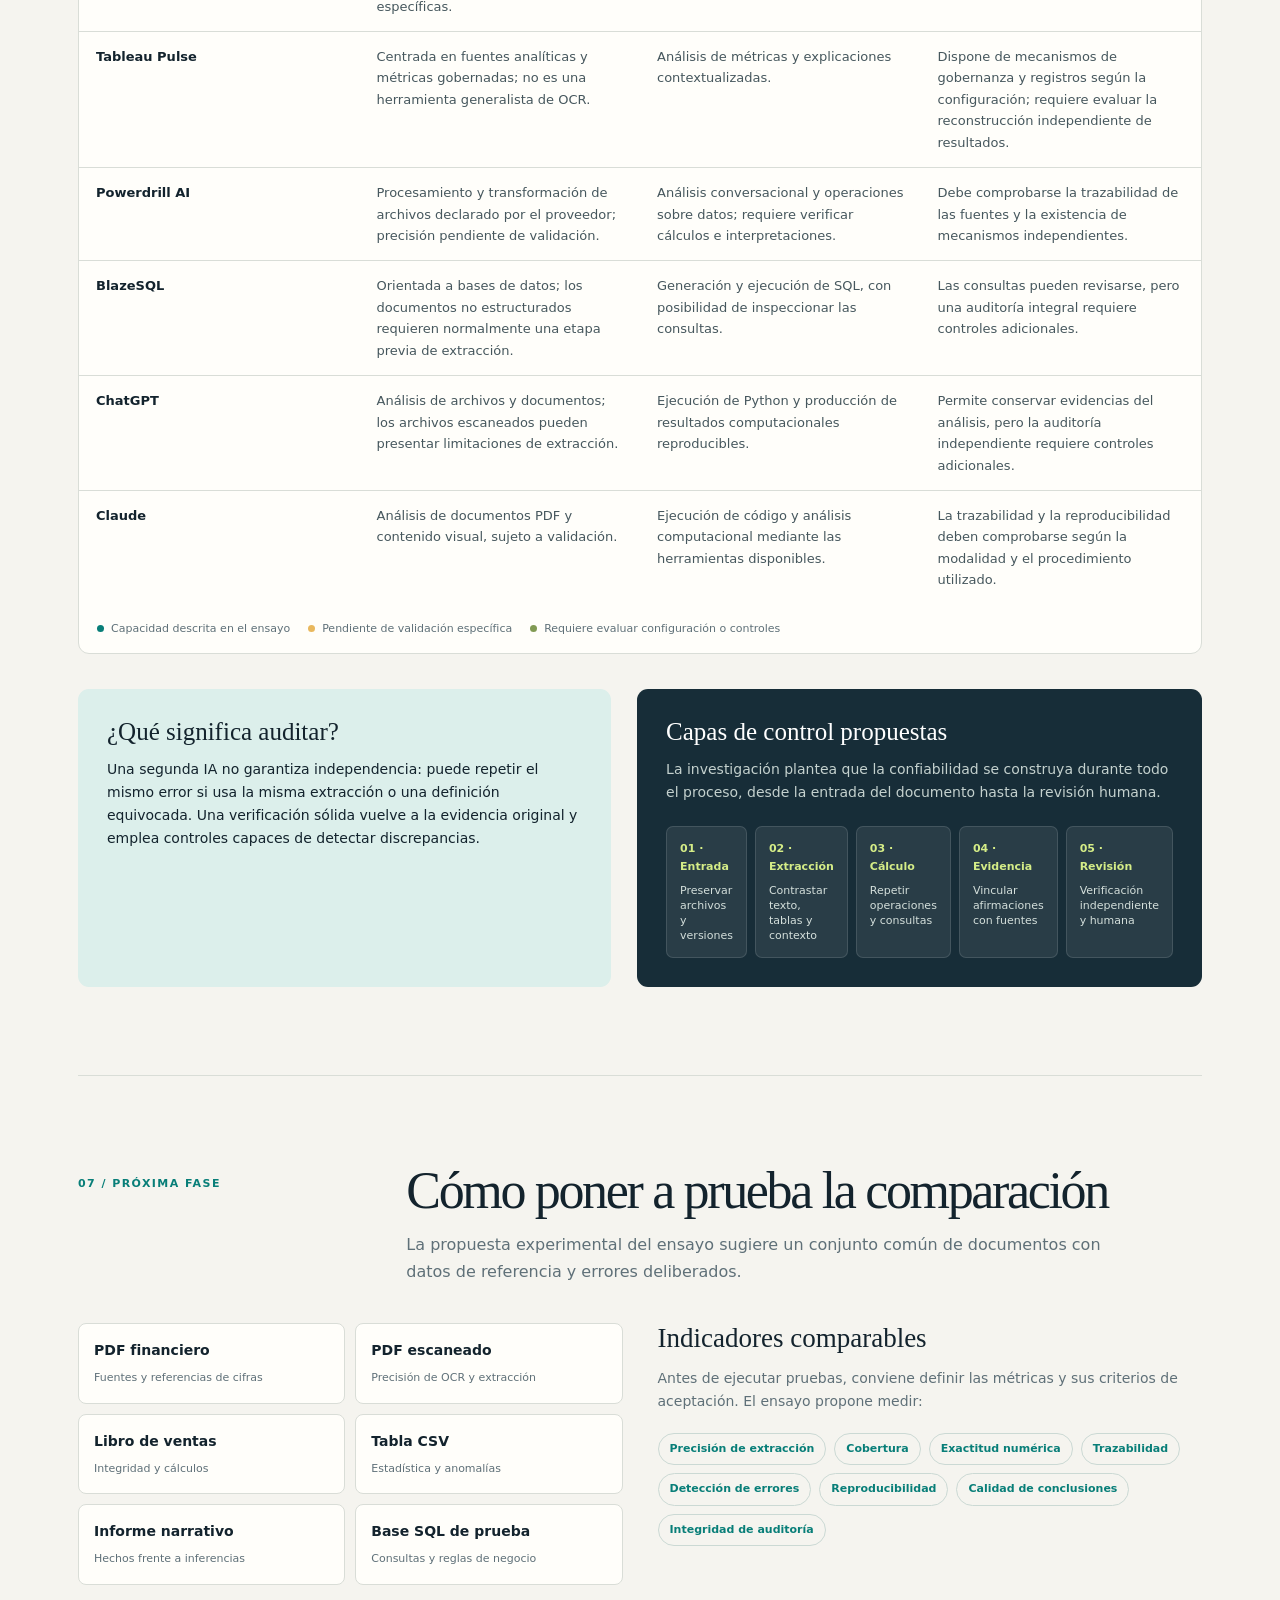
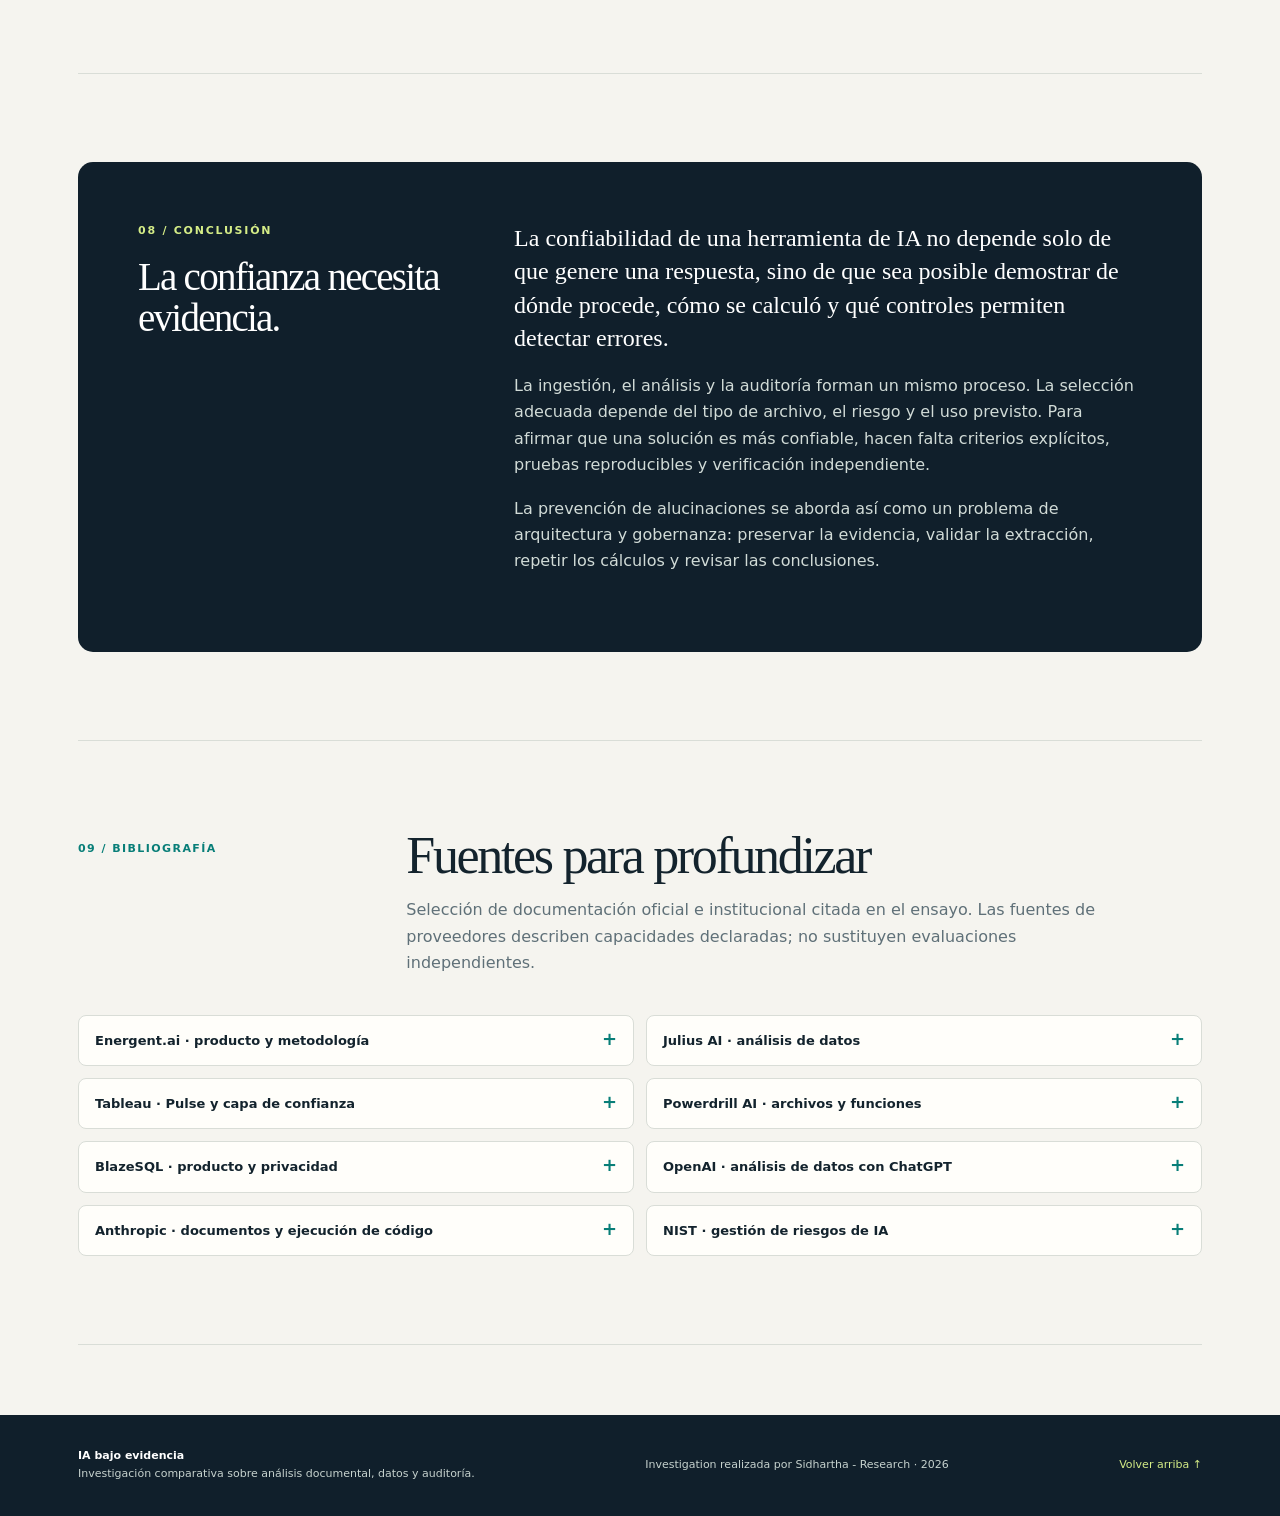
<file: research/ia_tools_analysis/index.html>
<!doctype html>
<html lang="es">
<head>
    <meta charset="utf-8">
    <meta name="viewport" content="width=device-width, initial-scale=1">
    <meta name="description"
          content="Investigación comparativa sobre herramientas de inteligencia artificial para analizar documentos y datos con trazabilidad y auditoría.">
    <meta name="theme-color" content="#101f2b">
    <title>IA bajo evidencia | Investigación sobre análisis documental</title>
    <link rel="stylesheet" href="assets/css/styles.css">

    <script src="assets/js/main-script.js" defer></script>
</head>
<body>
<a class="skip" href="#contenido">Saltar al contenido</a>
<header class="topbar" id="inicio">
    <nav class="nav" aria-label="Navegación principal">
        <a class="brand" href="#inicio">
            <span class="brand-mark" aria-hidden="true">∴</span>
            IA bajo evidencia
        </a>
        <div class="navlinks" id="navlinks">
            <a href="#enfoque">Enfoque</a>
            <a href="#metodo">Método</a>
            <a href="#herramientas">Herramientas</a>
            <a href="#hallazgos">Hallazgos</a>
            <a href="#fuentes">Fuentes</a>
            <button class="language-toggle"
                    type="button" id="language-toggle"
                    aria-label="Switch language to English"
                    aria-pressed="false">
                English
            </button>
        </div>
    </nav>
</header>
<section class="hero" aria-labelledby="titulo">
    <div class="hero-inner">
        <div>
            <div class="eyebrow">Investigación · Inteligencia artificial · Análisis documental</div>
            <h1 id="titulo">¿Podemos confiar en lo que
                <em>analiza</em>
                la IA?
            </h1>
            <p class="hero-copy">Una comparación de siete herramientas para explorar cómo procesan documentos, analizan
                datos y permiten verificar sus resultados. La pregunta central no es solo qué pueden hacer, sino qué
                evidencia dejan para comprobarlo.
            </p>
            <div class="hero-actions">
                <a class="button primary" href="#enfoque">Explorar la investigación
                    <span aria-hidden="true">↓</span>
                </a>
                <a class="button ghost" href="#matriz">Ver matriz comparativa</a>
            </div>
            <div class="hero-meta">
                <div><strong>7</strong> herramientas analizadas</div>
                <div><strong>3</strong> dimensiones de evaluación</div>
                <div><strong>1</strong> pregunta de confianza</div>
            </div>
        </div>
        <div class="hero-art" aria-hidden="true">
            <div class="orbit">
                <i class="orbit-dot dot-a"></i>
                <i class="orbit-dot dot-b"></i>
            </div>
            <div class="core">◎</div>
            <span class="float-label label-a">evidencia ↗</span>
            <span class="float-label label-b">fuentes originales</span>
            <span class="float-label label-c">verificación independiente</span>
        </div>
    </div>
</section>
<main id="contenido">
    <section class="section" id="enfoque">
        <div class="section-heading">
            <div class="kicker">01 / Resumen</div>
            <div><h2>Más que respuestas convincentes</h2>
                <p class="section-intro">La IA puede leer archivos, realizar cálculos y producir informes. Pero una
                    respuesta clara no demuestra por sí sola que los datos se extrajeron bien, que el cálculo sea
                    pertinente o que la conclusión esté respaldada.
                </p>
            </div>
        </div>
        <div class="abstract">
            <div class="abstract-copy">
                <p>Esta investigación compara siete soluciones de inteligencia artificial
                aplicadas al análisis de documentos, datos y consultas. El análisis se organiza en tres dimensiones:
                ingestión, capacidad de análisis y auditoría.
                </p>
                <p>El trabajo distingue las funciones descritas por los proveedores de aquello que requeriría una prueba
                    independiente. Por ello, la comparación sirve para reconocer capacidades y límites documentados; no
                    constituye una certificación de precisión ni un benchmark experimental.
                </p>
                <div class="pill-row">
                    <span class="pill">Evaluación documental</span>
                    <span class="pill">Trazabilidad</span>
                    <span class="pill">Reproducibilidad</span>
                    <span class="pill">Supervisión humana</span>
                </div>
            </div>
            <aside class="abstract-quote">
                <div class="quote-mark">“</div>
                <blockquote>La confianza se construye mostrando de dónde viene una respuesta y cómo se obtuvo.
                </blockquote>
                <small>Planteamiento central de la investigación</small>
            </aside>
        </div>
    </section>
    <section class="section" aria-labelledby="dim-title">
        <div class="section-heading">
            <div class="kicker">02 / Marco de evaluación</div>
            <div>
                <h2 id="dim-title">Tres capacidades, una cadena de evidencia</h2>
                <p class="section-intro">Las etapas se conectan: un error al extraer una cifra puede propagarse al
                    cálculo y quedar oculto si no se guardan las fuentes y los pasos del análisis.
                </p>
            </div>
        </div>
        <div class="dimensions">
            <article class="dimension" data-num="01">
                <div class="dimension-icon" aria-hidden="true">▤</div>
                <h3>Ingestión</h3>
                <p>¿Convierte archivos heterogéneos en información utilizable, conservando texto, tablas, unidades y
                    contexto?</p>
            </article>
            <article class="dimension" data-num="02">
                <div class="dimension-icon" aria-hidden="true">⌘</div>
                <h3>Análisis</h3>
                <p>¿Permite revisar los cálculos, consultas o transformaciones y repetirlos con los mismos datos?</p>
            </article>
            <article class="dimension" data-num="03">
                <div class="dimension-icon" aria-hidden="true">⌕</div>
                <h3>Auditoría</h3>
                <p>¿Puede otra persona reconstruir el resultado desde las fuentes originales y detectar
                    discrepancias?</p>
            </article>
        </div>
        <div class="callout">
            <strong>Distinción importante:</strong> leer correctamente un documento, calcular
            correctamente sobre sus datos y llegar a una interpretación válida son logros distintos. Cada etapa necesita
            su propia verificación.
        </div>
    </section>
    <section class="section" aria-labelledby="preguntas-title">
        <div class="section-heading">
            <div class="kicker">03 / Preguntas</div>
            <div><h2 id="preguntas-title">La investigación pregunta</h2>
                <p class="section-intro">Estas preguntas guían la comparación y ayudan a mantener criterios comunes
                    entre herramientas.</p>
            </div>
        </div>
        <div class="questions">
            <article class="question"><span>Pregunta 01 · Ingestión</span>
                <p>¿Qué tan eficazmente procesa documentos heterogéneos sin perder la integridad de los datos ni el
                    contexto necesario?</p>
            </article>
            <article class="question"><span>Pregunta 02 · Análisis</span>
                <p>¿Qué mecanismos ofrece para comprobar cálculos e interpretaciones producidos a partir de los
                    datos?</p>
            </article>
            <article class="question">
                <span>Pregunta 03 · Auditoría</span>
                <p>¿Puede un tercero reconstruir y verificar los resultados usando las fuentes y los procedimientos
                    conservados?</p>
            </article>
        </div>
    </section>
    <section class="section" id="metodo">
        <div class="section-heading">
            <div class="kicker">04 / Metodología</div>
            <div><h2>Comparar con criterios explícitos</h2>
                <p class="section-intro">El documento presenta una evaluación documental y técnica de funciones
                    descritas en fuentes públicas. Para comprobar desempeño real, propone una segunda fase de pruebas
                    con datos de referencia.</p>
            </div>
        </div>
        <div class="method-layout">
            <aside class="method-note">
                <span class="badge">Precisión metodológica</span>
                <h3>Qué puede concluirse</h3>
                <p>La documentación permite describir funciones declaradas e identificar aspectos que faltan por
                    validar. Sin ensayos reproducibles con archivos comparables, no permite afirmar qué herramienta es
                    más precisa ni cuál es superior en general.</p>
            </aside>
            <ol class="steps">
                <li>
                    <strong>Definir criterios antes de probar</strong>
                    <p>Establecer qué cuenta como extracción correcta, error numérico, referencia verificable y
                        resultado reproducible.</p>
                </li>
                <li><strong>Usar los mismos archivos y preguntas</strong>
                    <p>Incluir PDF digital y escaneado, hojas de cálculo, datos tabulares, informes narrativos y tablas
                        complejas.</p>
                </li>
                <li><strong>Contrastar con resultados de referencia</strong>
                    <p>Incorporar duplicados, inconsistencias y encabezados ambiguos deliberados para medir detección de
                        errores.</p>
                </li>
                <li><strong>Verificar por separado</strong>
                    <p>Comparar extracción, cálculos y conclusiones con las fuentes originales y controles
                        independientes.</p>
                </li>
            </ol>
        </div>
    </section>
    <section class="section" id="herramientas">
        <div class="section-heading">
            <div class="kicker">05 / Alcance comparativo</div>
            <div>
                <h2>Siete herramientas, distintos propósitos</h2>
                <p class="section-intro">La selección reúne asistentes de análisis de archivos, plataformas orientadas a
                    datos y soluciones centradas en analítica gobernada o consultas de bases de datos.</p>
            </div>
        </div>
        <div class="tool-grid">
            <article class="tool-card">
                <span class="index">01 / MULTIFUENTE</span>
                <h3>Energent.ai</h3>
                <p>Analítica con IA para integrar archivos heterogéneos y generar resultados de análisis.</p>
                <span class="tool-tag">Documentos y datos</span>
            </article>
            <article class="tool-card">
                <span class="index">02 / CONVERSACIONAL</span>
                <h3>Julius AI</h3>
                <p>Interfaz de conversación para explorar y analizar datos, con resultados que requieren
                    comprobación.
                </p>
                <span class="tool-tag">Análisis de datos</span>
            </article>
            <article class="tool-card">
                <span class="index">03 / ANALÍTICA GOBERNADA</span>
                <h3>Tableau Pulse</h3>
                <p>Analítica de métricas y explicaciones vinculadas a fuentes de datos gobernadas.</p>
                <span class="tool-tag">Métricas y BI</span>
            </article>
            <article class="tool-card">
                <span class="index">04 / ARCHIVOS</span>
                <h3>Powerdrill AI</h3>
                <p>Procesamiento y consulta conversacional de archivos, sujeto a validación de extracción.</p>
                <span class="tool-tag">Archivos y datos</span>
            </article>
            <article class="tool-card">
                <span class="index">05 / BASES DE DATOS</span>
                <h3>BlazeSQL</h3>
                <p>Generación y ejecución de consultas SQL; los documentos suelen requerir preparación previa.</p>
                <span class="tool-tag">Consultas SQL</span>
            </article>
            <article class="tool-card">
                <span class="index">06 / CÓDIGO</span>
                <h3>ChatGPT · análisis de datos</h3>
                <p>Análisis de archivos con ejecución computacional; la extracción y las conclusiones deben
                    revisarse.</p>
                <span class="tool-tag">Python y archivos</span>
            </article>
            <article class="tool-card">
                <span class="index">07 / CÓDIGO</span>
                <h3>Claude · análisis y código</h3>
                <p>Procesamiento de documentos y ejecución de código, con trazabilidad según el flujo utilizado.</p>
                <span class="tool-tag">Documentos y código</span>
            </article>
        </div>
    </section>
    <section class="section" id="matriz">
        <div class="section-heading">
            <div class="kicker">06 / Síntesis</div>
            <div><h2>Matriz de capacidades</h2>
                <p class="section-intro">Resumen cualitativo del análisis del ensayo. La clasificación describe el
                    alcance documentado y señala dónde el desempeño debe comprobarse con pruebas específicas.</p>
            </div>
        </div>
        <div class="matrix-wrap">
            <table>
                <thead>
                <tr>
                    <th>Herramienta</th>
                    <th>Capacidad de Ingestión</th>
                    <th>Capacidad de análisis</th>
                    <th>Capacidad de auditoría</th>
                </tr>
                </thead>
                <tbody>
                <tr>
                    <td>Energent.ai</td>
                    <td>Procesamiento de fuentes heterogéneas declarado por el proveedor; precisión pendiente de validación independiente.</td>
                    <td>Análisis de datos y enfoque de verificación publicado; requiere comprobar la reproducibilidad.</td>
                    <td>Publica una metodología de auditoría; la independencia efectiva debe evaluarse.</td>
                </tr>
                <tr>
                    <td>Julius AI</td>
                    <td>Análisis de archivos y hojas de cálculo documentado; extracción compleja pendiente de pruebas específicas.</td>
                    <td>Análisis conversacional y generación de resultados; requiere controles adicionales de validación.</td>
                    <td>No debe presumirse una auditoría independiente integral sin verificar las funciones concretas.</td>
                </tr>
                <tr>
                    <td>Tableau Pulse</td>
                    <td>Centrada en fuentes analíticas y métricas gobernadas; no es una herramienta generalista de OCR.</td>
                    <td>Análisis de métricas y explicaciones contextualizadas.</td>
                    <td>Dispone de mecanismos de gobernanza y registros según la configuración; requiere evaluar la reconstrucción independiente de resultados.</td>
                </tr>
                <tr>
                    <td>Powerdrill AI</td>
                    <td>Procesamiento y transformación de archivos declarado por el proveedor; precisión pendiente de validación.</td>
                    <td>Análisis conversacional y operaciones sobre datos; requiere verificar cálculos e interpretaciones.</td>
                    <td>Debe comprobarse la trazabilidad de las fuentes y la existencia de mecanismos independientes.</td>
                </tr>
                <tr>
                    <td>BlazeSQL</td>
                    <td>Orientada a bases de datos; los documentos no estructurados requieren normalmente una etapa previa de extracción.</td>
                    <td>Generación y ejecución de SQL, con posibilidad de inspeccionar las consultas.</td>
                    <td>Las consultas pueden revisarse, pero una auditoría integral requiere controles adicionales.</td>
                </tr>
                <tr>
                    <td>ChatGPT</td>
                    <td>Análisis de archivos y documentos; los archivos escaneados pueden presentar limitaciones de extracción.</td>
                    <td>Ejecución de Python y producción de resultados computacionales reproducibles.</td>
                    <td>Permite conservar evidencias del análisis, pero la auditoría independiente requiere controles adicionales.</td>
                </tr>
                <tr>
                    <td>Claude</td>
                    <td>Análisis de documentos PDF y contenido visual, sujeto a validación.</td>
                    <td>Ejecución de código y análisis computacional mediante las herramientas disponibles.</td>
                    <td>La trazabilidad y la reproducibilidad deben comprobarse según la modalidad y el procedimiento utilizado.</td>
                </tr>
                </tbody>
            </table>
            <div class="table-note">
                <span class="legend">
                    <i></i> Capacidad descrita en el ensayo
                </span>
                <span class="legend pending">
                    <i></i> Pendiente de validación específica
                </span>
                <span class="legend focus">
                    <i></i> Requiere evaluar configuración o controles
                </span>
            </div>
        </div>
        <div class="insight">
            <article class="insight-panel">
                <h3>¿Qué significa auditar?</h3>
                <p>Una segunda IA no garantiza independencia: puede repetir el mismo error si usa la misma extracción o
                    una definición equivocada. Una verificación sólida vuelve a la evidencia original y emplea controles
                    capaces de detectar discrepancias.
                </p>
            </article>
            <article class="insight-panel dark"><h3>Capas de control propuestas</h3>
                <p>La investigación plantea que la confiabilidad se construya durante todo el proceso, desde la entrada
                    del documento hasta la revisión humana.
                </p>
                <div class="layers">
                    <div class="layer"><b>01 · Entrada</b>
                        <span>Preservar archivos y versiones</span>
                    </div>
                    <div class="layer"><b>02 · Extracción</b>
                        <span>Contrastar texto, tablas y contexto</span>
                    </div>
                    <div class="layer"><b>03 · Cálculo</b>
                        <span>Repetir operaciones y consultas</span>
                    </div>
                    <div class="layer"><b>04 · Evidencia</b>
                        <span>Vincular afirmaciones con fuentes</span>
                    </div>
                    <div class="layer"><b>05 · Revisión</b>
                        <span>Verificación independiente y humana</span>
                    </div>
                </div>
            </article>
        </div>
    </section>
    <section class="section" id="hallazgos">
        <div class="section-heading">
            <div class="kicker">07 / Próxima fase</div>
            <div><h2>Cómo poner a prueba la comparación</h2>
                <p class="section-intro">La propuesta experimental del ensayo sugiere un conjunto común de documentos
                    con datos de referencia y errores deliberados.</p>
            </div>
        </div>
        <div class="test-grid">
            <div class="test-list">
                <div class="test-item">
                    <strong>PDF financiero</strong>
                    <span>Fuentes y referencias de cifras</span>
                </div>
                <div class="test-item">
                    <strong>PDF escaneado</strong>
                    <span>Precisión de OCR y extracción</span>
                </div>
                <div class="test-item">
                    <strong>Libro de ventas</strong>
                    <span>Integridad y cálculos</span>
                </div>
                <div class="test-item">
                    <strong>Tabla CSV</strong>
                    <span>Estadística y anomalías</span>
                </div>
                <div class="test-item">
                    <strong>Informe narrativo</strong>
                    <span>Hechos frente a inferencias</span>
                </div>
                <div class="test-item">
                    <strong>Base SQL de prueba</strong>
                    <span>Consultas y reglas de negocio</span>
                </div>
            </div>
            <div>
                <h3 style="font:27px var(--serif);margin:0 0 13px">Indicadores comparables</h3>
                <p style="color:var(--muted);font-size:14px;margin-top:0">Antes de ejecutar pruebas, conviene definir
                    las métricas y sus criterios de aceptación. El ensayo propone medir:
                </p>
                <div class="pill-row">
                    <span class="pill">Precisión de extracción</span>
                    <span class="pill">Cobertura</span>
                    <span class="pill">Exactitud numérica</span>
                    <span class="pill">Trazabilidad</span>
                    <span class="pill">Detección de errores</span>
                    <span class="pill">Reproducibilidad</span>
                    <span class="pill">Calidad de conclusiones</span>
                    <span class="pill">Integridad de auditoría</span>
                </div>
            </div>
        </div>
    </section>
    <section class="section">
        <div class="conclusion">
            <div>
                <div class="eyebrow">08 / Conclusión</div>
                <h2>La confianza necesita evidencia.</h2>
            </div>
            <div>
                <p class="thesis">La confiabilidad de una herramienta de IA no depende solo de que genere una
                respuesta, sino de que sea posible demostrar de dónde procede, cómo se calculó y qué controles permiten
                detectar errores.
            </p>
                <p>La ingestión, el análisis y la auditoría forman un mismo proceso. La selección adecuada depende del
                    tipo de archivo, el riesgo y el uso previsto. Para afirmar que una solución es más confiable, hacen
                    falta criterios explícitos, pruebas reproducibles y verificación independiente.
                </p>
                <p>La prevención de alucinaciones se aborda así como un problema de arquitectura y gobernanza: preservar
                    la evidencia, validar la extracción, repetir los cálculos y revisar las conclusiones.
                </p>
            </div>
        </div>
    </section>
    <section class="section" id="fuentes">
        <div class="section-heading">
            <div class="kicker">09 / Bibliografía</div>
            <div><h2>Fuentes para profundizar</h2>
                <p class="section-intro">Selección de documentación oficial e institucional citada en el ensayo. Las
                    fuentes de proveedores describen capacidades declaradas; no sustituyen evaluaciones
                    independientes.
                </p>
            </div>
        </div>
        <div class="refs">
            <details>
                <summary>Energent.ai · producto y metodología</summary>
                <div class="ref-body">
                    <p>Energent.ai. (s. f.).
                        <em>About the company</em>;
                        <em>AI data analysis for business files</em>;
                        <em>How to audit AI-generated work</em>.
                    </p>
                    <a href="https://www.energent.ai/en/company"
                       target="_blank"
                       rel="noopener noreferrer">
                        Company
                    </a> ·
                    <a href="https://www.energent.ai/data-analytics"
                       target="_blank"
                       rel="noopener noreferrer">
                        Data analytics
                    </a> ·
                    <a href="https://www.energent.ai/ugc/en/article/how-to-audit-ai-generated-work"
                       target="_blank"
                       rel="noopener noreferrer">
                        Auditoría de trabajo generado por IA
                    </a>
                </div>
            </details>
            <details>
                <summary>Julius AI · análisis de datos</summary>
                <div class="ref-body">
                    <p>Julius AI. (s. f.).
                        <em>AI for data analysis</em> y
                        <em>Enterprise AI tools</em>.
                    </p>
                    <a href="https://julius.ai/home/ai-for-data-analysis"
                       target="_blank"
                       rel="noopener noreferrer">
                        AI for data analysis
                    </a> ·
                    <a href="https://julius.ai/enterprise"
                       target="_blank"
                       rel="noopener noreferrer">
                        Enterprise
                    </a>
                </div>
            </details>
            <details>
                <summary>Tableau · Pulse y capa de confianza</summary>
                <div class="ref-body">
                    <p>Tableau y Salesforce. Documentación de producto y ayuda técnica sobre Pulse,
                    Einstein Trust Layer y Tableau.</p>
                    <a href="https://www.tableau.com/es-mx/products/tableau-pulse"
                       target="_blank"
                       rel="noopener noreferrer">
                        Tableau Pulse
                    </a> ·
                    <a href="https://help.tableau.com/current/tableau/en-us/tableau_gai_einstein_trust_layer.htm"
                       target="_blank"
                       rel="noopener noreferrer">Einstein Trust Layer
                    </a> ·
                    <a href="https://www.tableau.com/why-tableau/what-is-tableau"
                       target="_blank"
                       rel="noopener noreferrer" >
                        What is Tableau?
                    </a>
                </div>
            </details>
            <details>
                <summary>Powerdrill AI · archivos y funciones</summary>
                <div class="ref-body">
                    <p>
                        Powerdrill AI. (s. f.). Documentación de chatbot para archivos, funciones y conversión de PDF a Excel.
                    </p>
                    <a href="https://powerdrill.ai/es/features/ai-chatbot"
                       target="_blank"
                       rel="noopener noreferrer">
                        AI chatbot
                    </a>·
                    <a href="https://powerdrill.ai/es/features"
                       target="_blank"
                       rel="noopener noreferrer">
                        Funciones
                    </a> ·
                    <a href="https://powerdrill.ai/es/features/convert-pdf-to-excel"
                       target="_blank"
                       rel="noopener noreferrer">
                        PDF a Excel
                    </a>
                </div>
            </details>
            <details>
                <summary>BlazeSQL · producto y privacidad</summary>
                <div class="ref-body">
                    <p>BlazeSQL. (s. f.).
                        <em>BlazeSQL AI</em>. Política de privacidad (2026).
                    </p>
                    <a href="https://www.blazesql.com/"
                       target="_blank"
                       rel="noopener noreferrer">
                        BlazeSQL AI
                    </a> ·
                    <a href="https://www.blazesql.com/privacy.html"
                       target="_blank"
                       rel="noopener noreferrer">
                        Privacy policy
                    </a>
                </div>
            </details>
            <details>
                <summary>OpenAI · análisis de datos con ChatGPT</summary>
                <div class="ref-body">
                    <p>OpenAI. Documentación de ayuda y material de OpenAI Academy sobre análisis de
                    datos.</p>
                    <a href="https://help.openai.com/es-419/articles/8437071-data-analysis-with-chatgpt"
                       target="_blank"
                       rel="noopener noreferrer">
                        Análisis de datos con ChatGPT
                    </a> ·
                    <a href="https://openai.com/academy/data-analysis/"
                       target="_blank"
                       rel="noopener noreferrer">
                        OpenAI Academy
                    </a>
                </div>
            </details>
            <details>
                <summary>Anthropic · documentos y ejecución de código</summary>
                <div class="ref-body">
                    <p>Anthropic. Documentación de Claude sobre ejecución de código, soporte de PDF y
                    creación de archivos.</p>
                    <a href="https://platform.claude.com/docs/en/agents-and-tools/tool-use/code-execution-tool"
                       target="_blank"
                       rel="noopener noreferrer">
                        Code execution tool
                    </a> ·
                    <a href="https://docs.anthropic.com/es/docs/build-with-claude/pdf-support"
                       target="_blank"
                       rel="noopener noreferrer">
                        PDF support
                    </a> ·
                    <a href="https://support.claude.com/en/articles/12111783-create-and-edit-files-with-claude"
                       target="_blank"
                       rel="noopener noreferrer">
                        Create and edit files
                    </a>
                </div>
            </details>
            <details>
                <summary>NIST · gestión de riesgos de IA</summary>
                <div class="ref-body"><p>Autio, C., et al. (2024).
                    <em>Artificial intelligence risk management
                    framework: Generative artificial intelligence profile</em> (NIST AI 600-1).</p>
                    <a href="https://doi.org/10.6028/NIST.AI.600-1"
                       target="_blank"
                       rel="noopener noreferrer">
                        https://doi.org/10.6028/NIST.AI.600-1
                    </a>
                    <p>National Institute of Standards and Technology. (2023).
                        <em>Artificial intelligence risk
                        management framework (AI RMF 1.0)</em> (NIST AI 100-1).</p>
                    <a href="https://doi.org/10.6028/NIST.AI.100-1"
                       target="_blank"
                       rel="noopener noreferrer">
                        https://doi.org/10.6028/NIST.AI.100-1
                    </a>
                </div>
            </details>
        </div>
    </section>
</main>
<footer>
    <div class="footer-inner">
        <div><strong>IA bajo evidencia</strong>
            <br>Investigación comparativa sobre análisis documental, datos y
            auditoría.
        </div>
        <div>Investigation realizada por Sidhartha - Research · 2026</div>
        <a class="backtop" href="#inicio">Volver arriba ↑</a>
    </div>
</footer>
</body>
</html>
</file>
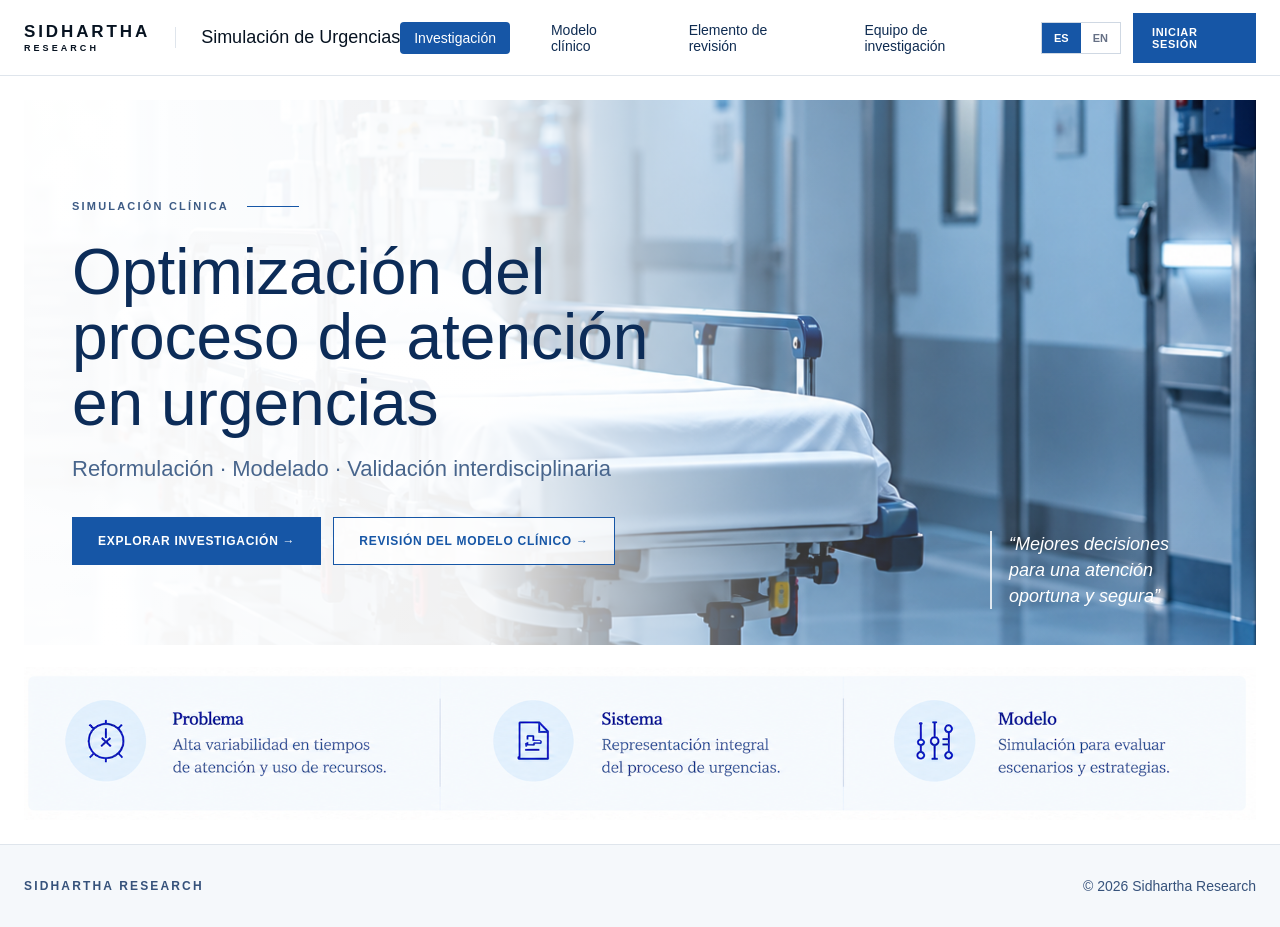
<file: projects/emergency-simulation/emergency_simulation/frontend/index.html>
<!doctype html>
<html lang="es" data-language="es">
<head>
    <meta charset="utf-8">
    <meta name="viewport" content="width=device-width,initial-scale=1">
    <title>Simulación de Urgencias | Sidhartha Research</title>
    <meta name="description"
          content="Plataforma de investigación para la representación, revisión y evaluación de un modelo de simulación de eventos discretos de un servicio de urgencias de tercer nivel.">
    <link rel="stylesheet" href="assets/css/base.css">
    <link rel="stylesheet" href="assets/css/landing.css">
</head>
<body>
<header class="site-header">
    <div class="header-inner">
        <a class="brand" href="index.html" aria-label="Sidhartha Research">
            <span class="brand-mark">
                <span class="brand-name">SIDHARTHA</span>
                <span class="brand-sub">RESEARCH</span></span>
            <span class="brand-project">Simulación de Urgencias</span>
        </a>
        <nav class="nav" aria-label="Navegación principal">
            <a href="research/index.html"
               class="active"
               aria-current="page">
                <span data-lang-es>Investigación</span>
                <span data-lang-en hidden>Research</span>
            </a>
            <a href="#">
                <span data-lang-es>Modelo clínico</span>
                <span data-lang-en hidden>Clinical Model</span>
            </a>
            <a href="#">
                <span data-lang-es>Elemento de revisión</span>
                <span data-lang-en hidden>Review Item</span>
            </a>
            <a href="#">
                <span data-lang-es>Equipo de investigación</span>
                <span data-lang-en hidden>Research Team</span>
            </a>
        </nav>
        <div class="controls">
            <div class="lang" aria-label="Idioma">
                <button type="button" data-site-lang="es" class="active" aria-pressed="true">ES</button>
                <button type="button" data-site-lang="en" aria-pressed="false">EN</button>
            </div>
            <a class="login-btn" href="#clinical-review">Iniciar sesión</a>
        </div>
    </div>
</header>

<main>
    <div class="hero-wrap">
        <section class="hero" aria-labelledby="hero-title">
            <img class="hero-image" src="assets/images/hero-urgencias.png"
                 alt="Camilla y monitorización en un servicio de urgencias hospitalarias">
            <div class="hero-overlay"></div>
            <div class="hero-content">
                <div class="eyebrow">
                    <span data-lang-es>Simulación clínica</span>
                    <span data-lang-en hidden>Clinical Simulation</span>
                </div>
                <h1 id="hero-title">
                    <span data-lang-es>Optimización del<br>proceso de atención<br>en urgencias</span>
                    <span data-lang-en hidden>Optimization of the<br>Emergency Department<br>Care Process</span>
                </h1>
                <p class="hero-lead">
                    <span data-lang-es>Reformulación · Modelado · Validación interdisciplinaria</span>
                    <span data-lang-en hidden>Reformulation · Modeling · Interdisciplinary Validation</span>
                </p>
                <div class="hero-actions">
                    <a class="btn btn-primary" href="research/index.html">
                        <span data-lang-es>Explorar investigación →</span>
                        <span data-lang-en hidden>Explore Research →</span>
                    </a>
                    <a class="btn btn-secondary" href="#clinical-review">
                        <span data-lang-es>Revisión del modelo clínico →</span>
                        <span data-lang-en hidden>Clinical Model Review →</span>
                    </a>
                </div>
            </div>
            <div class="hero-quote">
                <span data-lang-es>“Mejores decisiones<br>para una atención<br>oportuna y segura”</span>
                <span data-lang-en hidden>“Better decisions<br>for timely and<br>safe care”</span>
            </div>
        </section>
    </div>

    <section class="research-banner" id="equipo" aria-label="Resumen del proyecto">
        <img id="project-banner"
             class="project-banner"
             src="assets/images/banner-es.png"
             alt="Problema, sistema y modelo de simulación de urgencias">
    </section>

    <section id="clinical-review" style="display:none" aria-hidden="true"></section>
</main>

<footer class="footer">
    <div class="footer-inner">
        <span class="footer-brand">SIDHARTHA RESEARCH</span>
        <span>© 2026 Sidhartha Research</span>
    </div>
</footer>
<script src="assets/js/landing.js"></script>
</body>
</html>
</file>
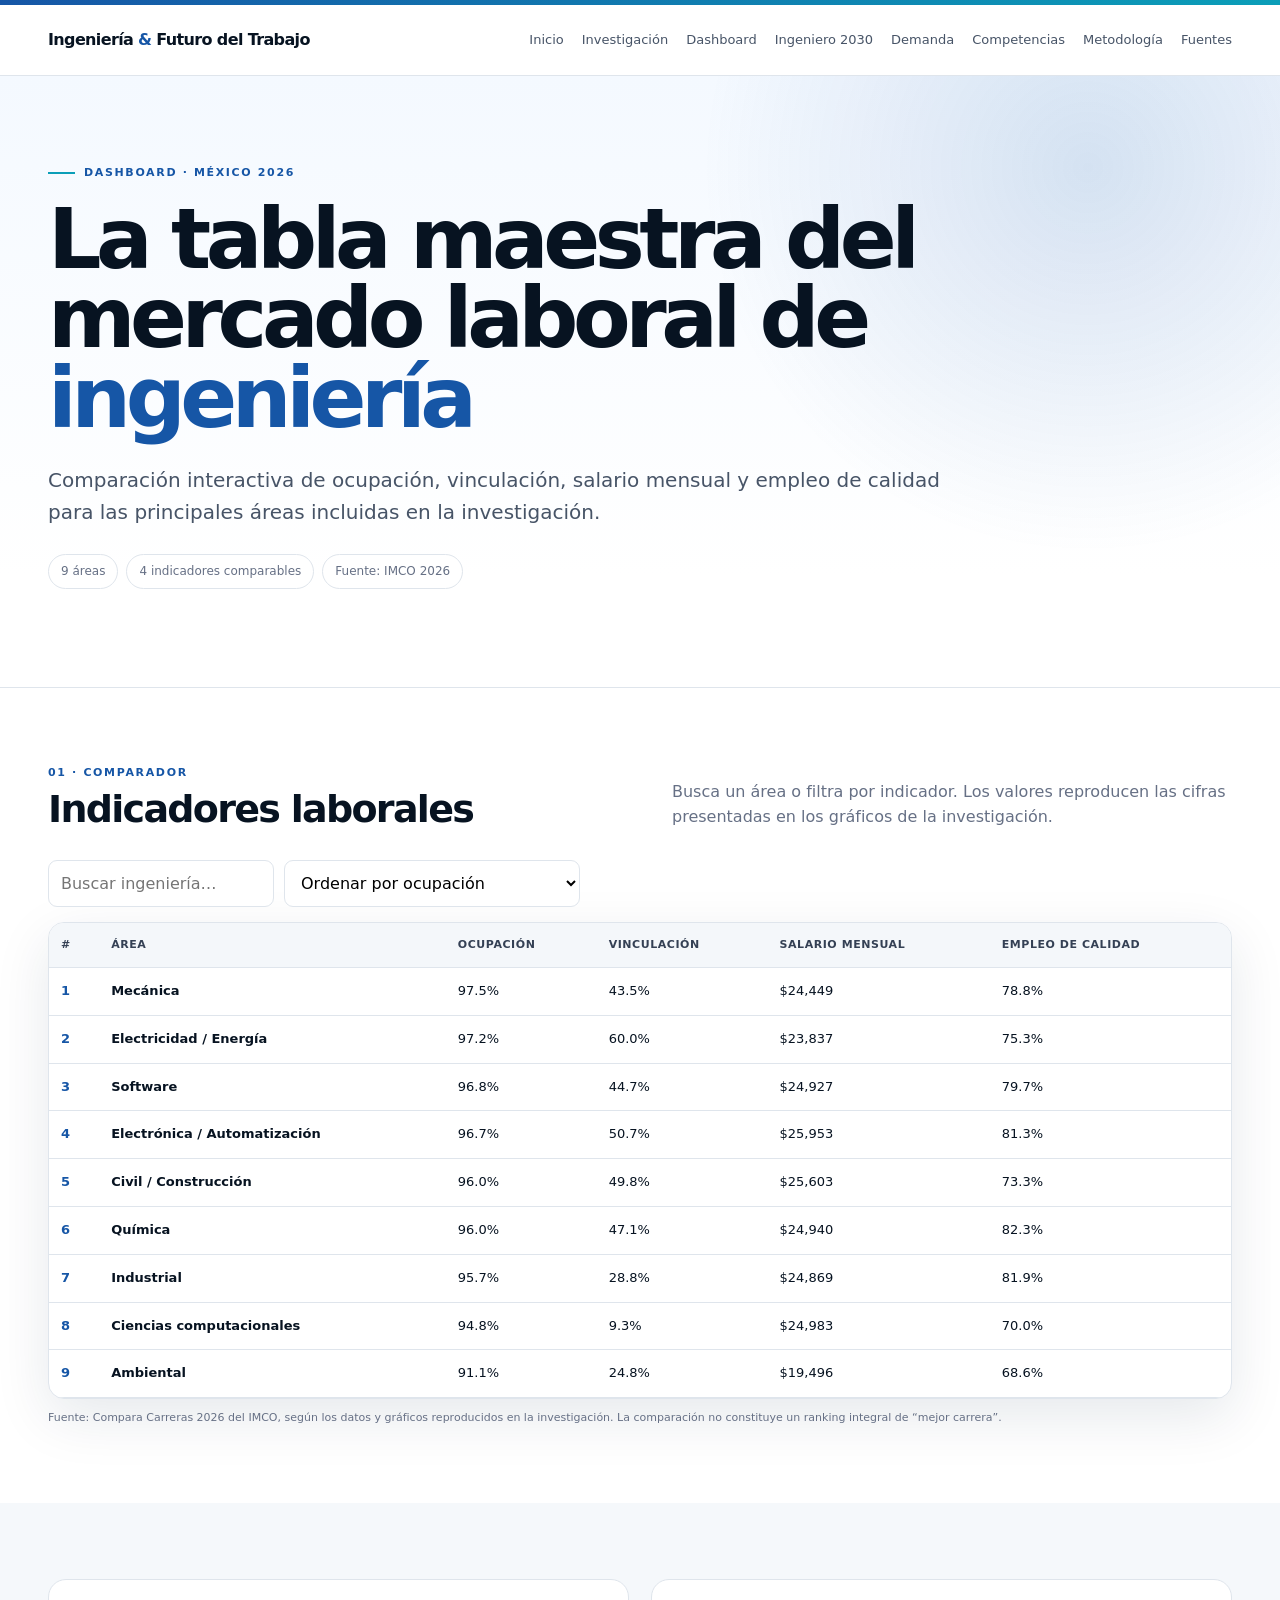
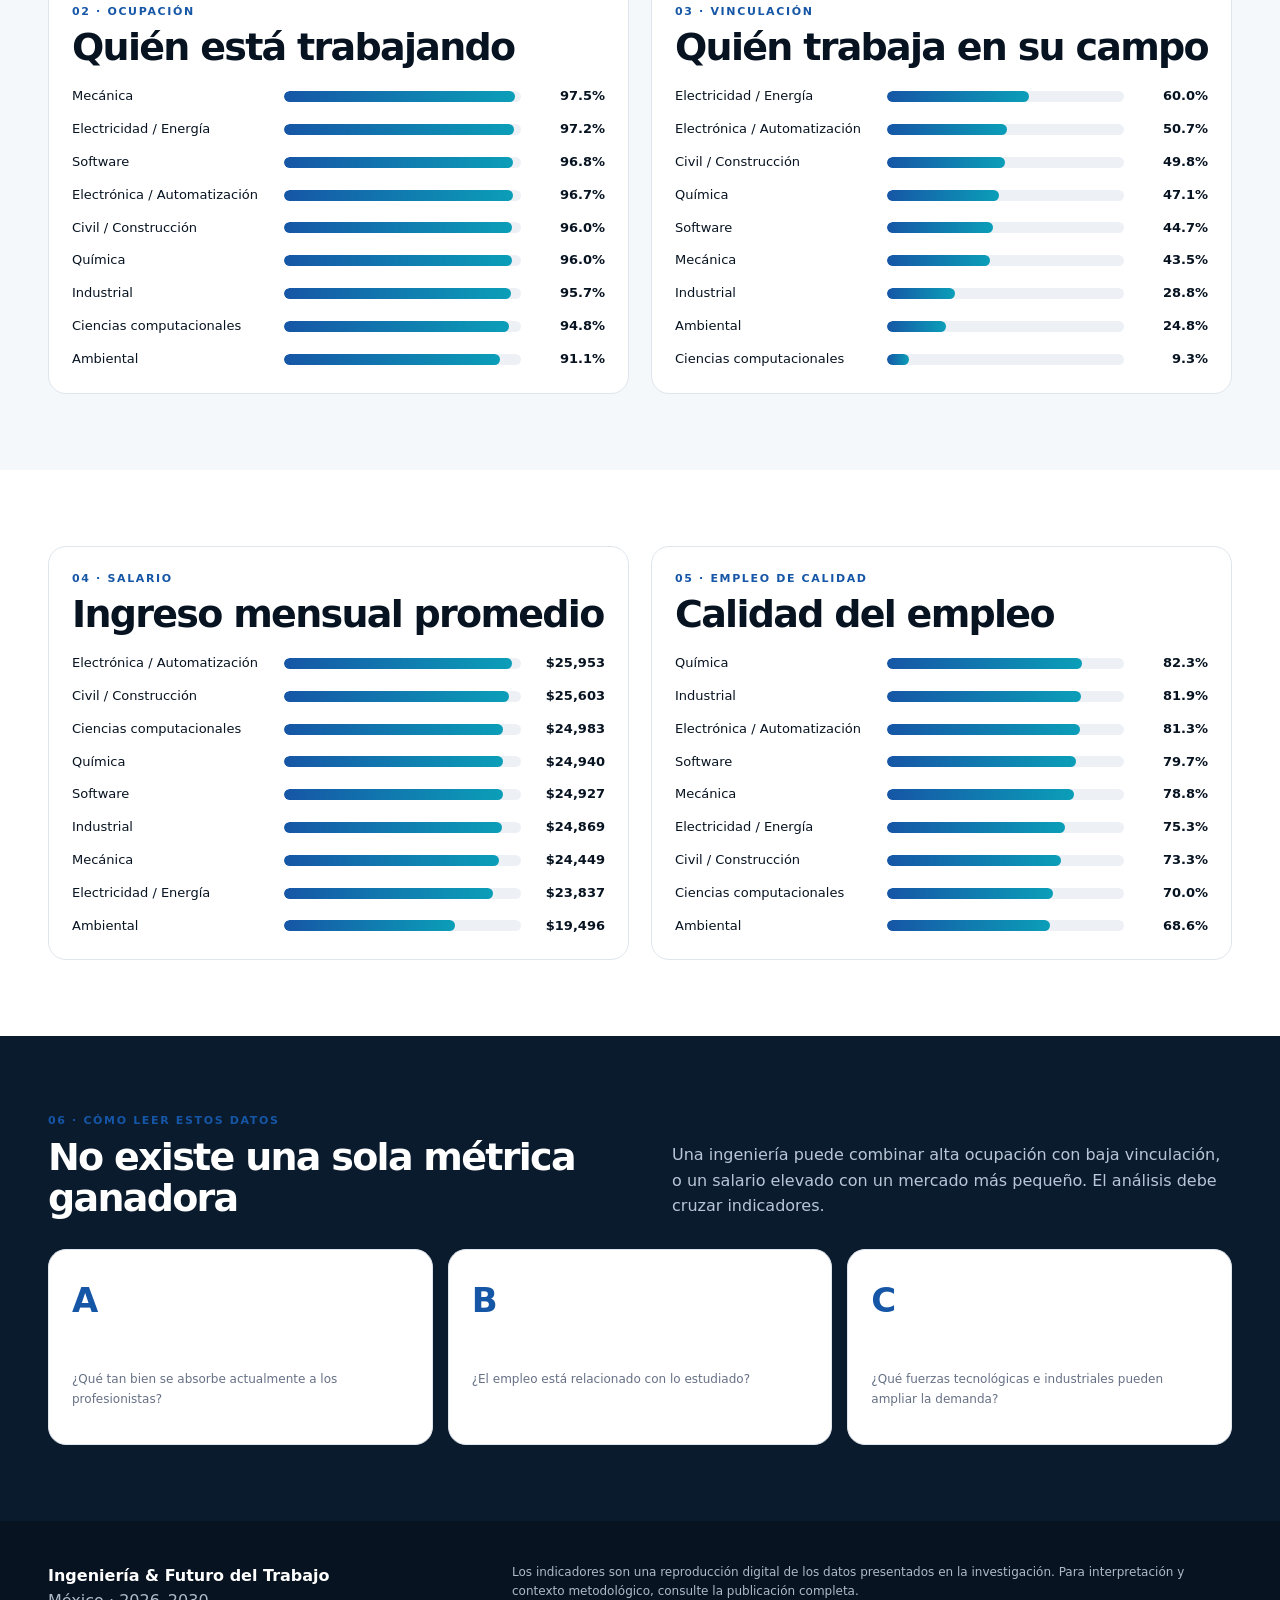
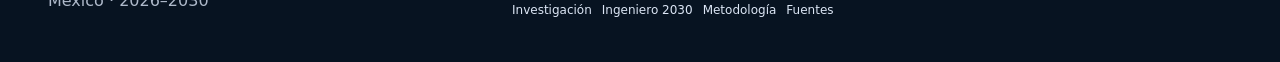
<file: research/employment_trends/dashboard.html>
<!doctype html>
<html lang="es">
<head>
    <meta charset="utf-8">
    <meta name="viewport" content="width=device-width,initial-scale=1">
    <meta name="description" content="Dashboard interactivo de indicadores laborales de ingeniería en México, 2026.">
    <meta property="og:title" content="Dashboard | Ingeniería & Futuro del Trabajo">
    <link rel="icon" href="favicon.svg" type="image/svg+xml">
    <style>
        :root {
            --ink: #071321;
            --navy: #0b1b2e;
            --blue: #1656a6;
            --cyan: #0b9eb8;
            --muted: #667085;
            --line: #dfe5ec;
            --paper: #f5f8fb;
            --white: #fff;
            --max: 1240px;
            --r: 18px;
            --shadow: 0 18px 55px rgba(13, 35, 65, .10)
        }

        * {
            box-sizing: border-box
        }

        html {
            scroll-behavior: smooth
        }

        body {
            margin: 0;
            font-family: Inter, ui-sans-serif, system-ui, -apple-system, BlinkMacSystemFont, "Segoe UI", sans-serif;
            color: var(--ink);
            background: #fff;
            line-height: 1.6
        }

        a {
            color: inherit
        }

        .top {
            height: 5px;
            background: linear-gradient(90deg, var(--blue), var(--cyan))
        }

        .container {
            max-width: var(--max);
            margin: auto;
            padding: 0 28px
        }

        nav {
            position: sticky;
            top: 0;
            z-index: 100;
            background: rgba(255, 255, 255, .96);
            backdrop-filter: blur(14px);
            border-bottom: 1px solid var(--line)
        }

        .navin {
            height: 70px;
            display: flex;
            align-items: center;
            justify-content: space-between;
            gap: 20px
        }

        .brand {
            text-decoration: none;
            font-weight: 900;
            letter-spacing: -.04em
        }

        .brand span {
            color: var(--blue)
        }

        .navlinks {
            display: flex;
            gap: 18px;
            font-size: 13px;
            color: #475467
        }

        .navlinks a {
            text-decoration: none
        }

        .navlinks a:hover {
            color: var(--blue)
        }

        .hero {
            padding: 88px 0 72px;
            background: radial-gradient(circle at 85% 15%, rgba(22, 86, 166, .15), transparent 32%), linear-gradient(180deg, #f4f9ff, #fff 82%);
            border-bottom: 1px solid var(--line)
        }

        .eyebrow, .kicker {
            color: var(--blue);
            font-size: 11px;
            font-weight: 900;
            letter-spacing: .15em;
            text-transform: uppercase
        }

        .eyebrow:before {
            content: "";
            display: inline-block;
            width: 27px;
            height: 2px;
            background: var(--cyan);
            vertical-align: middle;
            margin-right: 9px
        }

        h1 {
            font-size: clamp(46px, 6.8vw, 84px);
            line-height: .95;
            letter-spacing: -.065em;
            max-width: 1100px;
            margin: 18px 0 25px
        }

        h1 em {
            font-style: normal;
            color: var(--blue)
        }

        h2 {
            font-size: 38px;
            line-height: 1.08;
            letter-spacing: -.045em;
            margin: 7px 0 0
        }

        h3 {
            line-height: 1.2
        }

        .lead {
            max-width: 900px;
            font-size: 20px;
            color: #475467
        }

        .meta, .actions, .tags {
            display: flex;
            gap: 8px;
            flex-wrap: wrap
        }

        .meta {
            margin: 26px 0
        }

        .pill {
            border: 1px solid var(--line);
            background: #fff;
            border-radius: 999px;
            padding: 7px 12px;
            font-size: 12px;
            color: #667085
        }

        .actions {
            margin-top: 26px
        }

        .btn {
            display: inline-block;
            padding: 12px 17px;
            border-radius: 10px;
            border: 1px solid var(--blue);
            font-size: 14px;
            font-weight: 850;
            text-decoration: none
        }

        .primary {
            background: var(--blue);
            color: #fff
        }

        .secondary {
            background: #fff;
            color: var(--blue)
        }

        section {
            padding: 76px 0
        }

        .dark {
            background: var(--navy);
            color: #fff
        }

        .soft {
            background: var(--paper)
        }

        .sectionhead {
            display: flex;
            justify-content: space-between;
            align-items: end;
            gap: 35px;
            margin-bottom: 30px
        }

        .sectionhead p {
            max-width: 560px;
            color: var(--muted);
            margin: 0
        }

        .dark .sectionhead p {
            color: #b9c6d7
        }

        .statement {
            font-size: 29px;
            line-height: 1.3;
            max-width: 980px;
            color: #dce7f5;
            margin: 22px 0 0
        }

        .statement strong {
            color: #fff
        }

        .cards {
            display: grid;
            grid-template-columns:repeat(4, 1fr);
            gap: 14px
        }

        .card, .panel, .figure {
            border: 1px solid var(--line);
            border-radius: var(--r);
            background: #fff;
            padding: 23px
        }

        .shadow {
            box-shadow: var(--shadow)
        }

        .number {
            font-size: 34px;
            font-weight: 900;
            letter-spacing: -.05em;
            color: var(--blue)
        }

        .small, .legend {
            font-size: 12px;
            color: var(--muted)
        }

        .card h3 {
            font-size: 15px;
            margin: 13px 0 0
        }

        .twocol {
            display: grid;
            grid-template-columns:1fr 1fr;
            gap: 22px
        }

        .three {
            display: grid;
            grid-template-columns:repeat(3, 1fr);
            gap: 15px
        }

        .quote {
            border-left: 4px solid var(--blue);
            padding: 17px 20px;
            background: #f5f8fd;
            border-radius: 0 12px 12px 0;
            font-size: 19px
        }

        .prose {
            max-width: 930px;
            font-size: 16px
        }

        .prose h2 {
            margin-top: 55px
        }

        .prose p {
            margin: 14px 0
        }

        .prose li {
            margin: 7px 0
        }

        .figure {
            padding: 14px;
            overflow: hidden
        }

        .figure img {
            display: block;
            width: 100%;
            height: auto;
            border-radius: 11px
        }

        .caption {
            font-size: 12px;
            color: var(--muted);
            padding: 9px 3px 0
        }

        .gridfig {
            display: grid;
            grid-template-columns:repeat(2, 1fr);
            gap: 18px
        }

        .chart {
            display: grid;
            gap: 12px;
            margin-top: 18px
        }

        .row {
            display: grid;
            grid-template-columns:200px 1fr 72px;
            gap: 12px;
            align-items: center;
            font-size: 13px
        }

        .track {
            height: 11px;
            background: #edf1f6;
            border-radius: 20px;
            overflow: hidden
        }

        .fill {
            height: 100%;
            background: linear-gradient(90deg, var(--blue), var(--cyan));
            border-radius: 20px
        }

        .row b {
            text-align: right
        }

        .bar2 {
            height: 9px;
            background: #eef2f6;
            border-radius: 20px;
            overflow: hidden
        }

        .bar2 span {
            display: block;
            height: 100%;
            background: var(--blue)
        }

        .tablewrap {
            overflow: auto;
            border: 1px solid var(--line);
            border-radius: 16px;
            background: #fff;
            box-shadow: var(--shadow)
        }

        table {
            border-collapse: collapse;
            width: 100%;
            min-width: 980px;
            font-size: 13px
        }

        th, td {
            padding: 13px 12px;
            border-bottom: 1px solid var(--line);
            text-align: left;
            white-space: nowrap
        }

        th {
            background: #f4f7fa;
            color: #344054;
            font-size: 11px;
            text-transform: uppercase;
            letter-spacing: .05em;
            position: sticky;
            top: 0;
            z-index: 2
        }

        tbody tr:hover {
            background: #f8fbff
        }

        .rank {
            font-weight: 900;
            color: var(--blue)
        }

        .source-note {
            font-size: 11px;
            color: var(--muted);
            margin-top: 10px
        }

        .controls {
            display: flex;
            gap: 10px;
            flex-wrap: wrap;
            margin: 15px 0
        }

        .controls input, .controls select {
            border: 1px solid var(--line);
            border-radius: 9px;
            padding: 10px 12px;
            font: inherit;
            background: #fff
        }

        .score {
            font-weight: 850
        }

        .timeline {
            position: relative;
            display: grid;
            grid-template-columns:repeat(5, 1fr);
            gap: 10px;
            margin-top: 28px
        }

        .timeline:before {
            content: "";
            position: absolute;
            left: 5%;
            right: 5%;
            top: 20px;
            height: 2px;
            background: #cbd5e1
        }

        .time {
            position: relative;
            padding-top: 42px
        }

        .dot {
            position: absolute;
            top: 14px;
            left: 0;
            width: 13px;
            height: 13px;
            border-radius: 50%;
            background: var(--blue);
            border: 3px solid #fff;
            box-shadow: 0 0 0 1px var(--blue)
        }

        .time h3 {
            font-size: 15px;
            margin: 8px 0
        }

        .time p {
            font-size: 12px;
            color: var(--muted);
            margin: 0
        }

        .explorer {
            display: grid;
            grid-template-columns:260px 1fr;
            gap: 18px
        }

        .tabs {
            display: grid;
            gap: 7px
        }

        .tab {
            border: 1px solid #2a3b53;
            background: #101f33;
            color: #dce6f5;
            border-radius: 10px;
            padding: 11px 13px;
            text-align: left;
            font-weight: 750;
            font-size: 13px;
            cursor: pointer
        }

        .tab.active {
            background: #173d76;
            border-color: #2f68ae;
            color: #fff
        }

        .profile {
            border: 1px solid #2a3951;
            border-radius: 18px;
            background: #101f33;
            padding: 25px
        }

        .profile h3 {
            margin: 0;
            font-size: 24px
        }

        .profile .desc {
            color: #b9c6d7;
            font-size: 14px
        }

        .profile h4 {
            margin-bottom: 5px
        }

        .tag {
            padding: 6px 9px;
            border-radius: 7px;
            background: #edf4ff;
            color: var(--blue);
            font-size: 11px;
            font-weight: 850
        }

        .method {
            display: grid;
            grid-template-columns:repeat(4, 1fr);
            gap: 13px
        }

        .method .card {
            min-height: 155px
        }

        .badge {
            display: inline-block;
            padding: 5px 8px;
            border-radius: 7px;
            font-size: 10px;
            font-weight: 900;
            text-transform: uppercase;
            letter-spacing: .06em;
            background: #eef5ff;
            color: var(--blue)
        }

        .badge.green {
            background: #edf9f5;
            color: #16745c
        }

        .badge.gold {
            background: #fff7e8;
            color: #9b6500
        }

        .badge.gray {
            background: #f0f2f5;
            color: #475467
        }

        .audit {
            background: #fff8eb;
            border: 1px solid #f0d8a3;
            border-radius: 14px;
            padding: 16px;
            color: #694c00
        }

        footer {
            background: #071321;
            color: #aeb9ca;
            padding: 42px 0
        }

        .foot {
            display: flex;
            justify-content: space-between;
            gap: 30px
        }

        .foot b {
            color: #fff
        }

        .foot p {
            font-size: 12px;
            max-width: 720px;
            margin: 0
        }

        .links {
            display: flex;
            gap: 10px;
            flex-wrap: wrap
        }

        .links a {
            color: #dce6f5;
            text-decoration: none;
            font-size: 12px
        }

        @media (max-width: 950px) {
            .navlinks {
                display: none
            }

            .cards, .method {
                grid-template-columns:1fr 1fr
            }

            .twocol, .three, .gridfig {
                grid-template-columns:1fr
            }

            .explorer {
                grid-template-columns:1fr
            }

            .timeline {
                grid-template-columns:1fr 1fr
            }

            .timeline:before {
                display: none
            }

            .sectionhead {
                display: block
            }

            .sectionhead p {
                margin-top: 14px
            }
        }

        @media (max-width: 600px) {
            .container {
                padding: 0 18px
            }

            .hero {
                padding: 62px 0
            }

            .cards, .method {
                grid-template-columns:1fr
            }

            h2 {
                font-size: 31px
            }

            .statement {
                font-size: 22px
            }

            .lead {
                font-size: 17px
            }

            .row {
                grid-template-columns:130px 1fr 54px
            }

            section {
                padding: 55px 0
            }

            .foot {
                display: block
            }

            .foot p {
                margin-top: 16px
            }
        }

    </style>
    <title>Dashboard de datos | Ingeniería & Futuro del Trabajo</title></head>
<body>
<div class="top"></div>
<nav>
    <div class="container navin">
        <a class="brand" href="index.html" aria-label="Ir al inicio">Ingeniería <span>&amp;</span> Futuro del Trabajo</a>
        <div class="navlinks" aria-label="Navegación principal">
            <a href="index.html">Inicio</a>
            <a href="research.html">Investigación</a>
            <a href="./dashboard.html">Dashboard</a>
            <a href="engineer2030.html">Ingeniero 2030</a>
            <a href="research.html#demanda">Demanda</a>
            <a href="research.html#competencias">Competencias</a>
            <a href="methodology.html">Metodología</a>
            <a href="references.html">Fuentes</a>
        </div>
    </div>
</nav>
<header class="hero">
    <div class="container">
        <div class="eyebrow">Dashboard · México 2026</div>
        <h1>La tabla maestra del mercado laboral de <em>ingeniería</em></h1>
        <p class="lead">Comparación interactiva de ocupación, vinculación, salario mensual y empleo de calidad para las
            principales áreas incluidas en la investigación.</p>
        <div class="meta"><span class="pill">9 áreas</span><span class="pill">4 indicadores comparables</span><span
                class="pill">Fuente: IMCO 2026</span></div>
    </div>
</header>
<section>
    <div class="container">
        <div class="sectionhead">
            <div>
                <div class="kicker">01 · Comparador</div>
                <h2>Indicadores laborales</h2></div>
            <p>Busca un área o filtra por indicador. Los valores reproducen las cifras presentadas en los gráficos de la
                investigación.</p></div>
        <div class="controls"><input id="search" type="search" placeholder="Buscar ingeniería…"
                                     aria-label="Buscar ingeniería"><select id="metric" aria-label="Ordenar por">
            <option value="occupation">Ordenar por ocupación</option>
            <option value="linkage">Ordenar por vinculación</option>
            <option value="salary">Ordenar por salario</option>
            <option value="quality">Ordenar por empleo de calidad</option>
        </select></div>
        <div class="tablewrap">
            <table>
                <thead>
                <tr>
                    <th>#</th>
                    <th>Área</th>
                    <th>Ocupación</th>
                    <th>Vinculación</th>
                    <th>Salario mensual</th>
                    <th>Empleo de calidad</th>
                </tr>
                </thead>
                <tbody id="tbody"></tbody>
            </table>
        </div>
        <div class="source-note">Fuente: Compara Carreras 2026 del IMCO, según los datos y gráficos reproducidos en la
            investigación. La comparación no constituye un ranking integral de “mejor carrera”.
        </div>
    </div>
</section>
<section class="soft">
    <div class="container">
        <div class="twocol">
            <div class="panel">
                <div class="kicker">02 · Ocupación</div>
                <h2>Quién está trabajando</h2>
                <div id="occupationChart" class="chart"></div>
            </div>
            <div class="panel">
                <div class="kicker">03 · Vinculación</div>
                <h2>Quién trabaja en su campo</h2>
                <div id="linkageChart" class="chart"></div>
            </div>
        </div>
    </div>
</section>
<section>
    <div class="container">
        <div class="twocol">
            <div class="panel">
                <div class="kicker">04 · Salario</div>
                <h2>Ingreso mensual promedio</h2>
                <div id="salaryChart" class="chart"></div>
            </div>
            <div class="panel">
                <div class="kicker">05 · Empleo de calidad</div>
                <h2>Calidad del empleo</h2>
                <div id="qualityChart" class="chart"></div>
            </div>
        </div>
    </div>
</section>
<section class="dark">
    <div class="container">
        <div class="sectionhead">
            <div>
                <div class="kicker">06 · Cómo leer estos datos</div>
                <h2>No existe una sola métrica ganadora</h2></div>
            <p>Una ingeniería puede combinar alta ocupación con baja vinculación, o un salario elevado con un mercado
                más pequeño. El análisis debe cruzar indicadores.</p></div>
        <div class="three">
            <div class="card">
                <div class="number">A</div>
                <h3>Empleabilidad</h3>
                <p class="small">¿Qué tan bien se absorbe actualmente a los profesionistas?</p></div>
            <div class="card">
                <div class="number">B</div>
                <h3>Vinculación</h3>
                <p class="small">¿El empleo está relacionado con lo estudiado?</p></div>
            <div class="card">
                <div class="number">C</div>
                <h3>Transformación</h3>
                <p class="small">¿Qué fuerzas tecnológicas e industriales pueden ampliar la demanda?</p></div>
        </div>
    </div>
</section>
<footer>
    <div class="container foot">
        <div><b>Ingeniería & Futuro del Trabajo</b>
            <div>México · 2026–2030</div>
        </div>
        <div><p>Los indicadores son una reproducción digital de los datos presentados en la investigación. Para
            interpretación y contexto metodológico, consulte la publicación completa.</p>
            <div class="links"><a href="research.html">Investigación</a><a href="engineer2030.html">Ingeniero
                2030</a><a href="methodology.html">Metodología</a><a href="references.html">Fuentes</a></div>
        </div>
    </div>
</footer>
<script>const rows = [['Mecánica', 97.5, 43.5, 24449, 78.8], ['Electricidad / Energía', 97.2, 60.0, 23837, 75.3], ['Software', 96.8, 44.7, 24927, 79.7], ['Electrónica / Automatización', 96.7, 50.7, 25953, 81.3], ['Civil / Construcción', 96.0, 49.8, 25603, 73.3], ['Química', 96.0, 47.1, 24940, 82.3], ['Industrial', 95.7, 28.8, 24869, 81.9], ['Ciencias computacionales', 94.8, 9.3, 24983, 70.0], ['Ambiental', 91.1, 24.8, 19496, 68.6]];

function money(x) {
    return '$' + x.toLocaleString('es-MX')
}

function renderTable() {
    const q = document.getElementById('search').value.toLowerCase();
    const m = document.getElementById('metric').value;
    const idx = {occupation: 1, linkage: 2, salary: 3, quality: 4}[m];
    const data = rows.filter(r => r[0].toLowerCase().includes(q)).sort((a, b) => b[idx] - a[idx]);
    document.getElementById('tbody').innerHTML = data.map((r, i) => '<tr><td class="rank">' + (i + 1) + '</td><td><strong>' + r[0] + '</strong></td><td>' + r[1].toFixed(1) + '%</td><td>' + r[2].toFixed(1) + '%</td><td>' + money(r[3]) + '</td><td>' + r[4].toFixed(1) + '%</td></tr>').join('')
}

function chart(id, key, format, max) {
    const sorted = [...rows].sort((a, b) => b[key] - a[key]);
    document.getElementById(id).innerHTML = sorted.map(r => '<div class="row"><span>' + r[0] + '</span><div class="track"><div class="fill" style="width:' + Math.max(3, r[key] / max * 100) + '%"></div></div><b>' + format(r[key]) + '</b></div>').join('')
}

document.getElementById('search').addEventListener('input', renderTable);
document.getElementById('metric').addEventListener('change', renderTable);
renderTable();
chart('occupationChart', 1, x => x.toFixed(1) + '%', 100);
chart('linkageChart', 2, x => x.toFixed(1) + '%', 100);
chart('salaryChart', 3, x => money(x), 27000);
chart('qualityChart', 4, x => x.toFixed(1) + '%', 100);</script>
</body>
</html>
</file>
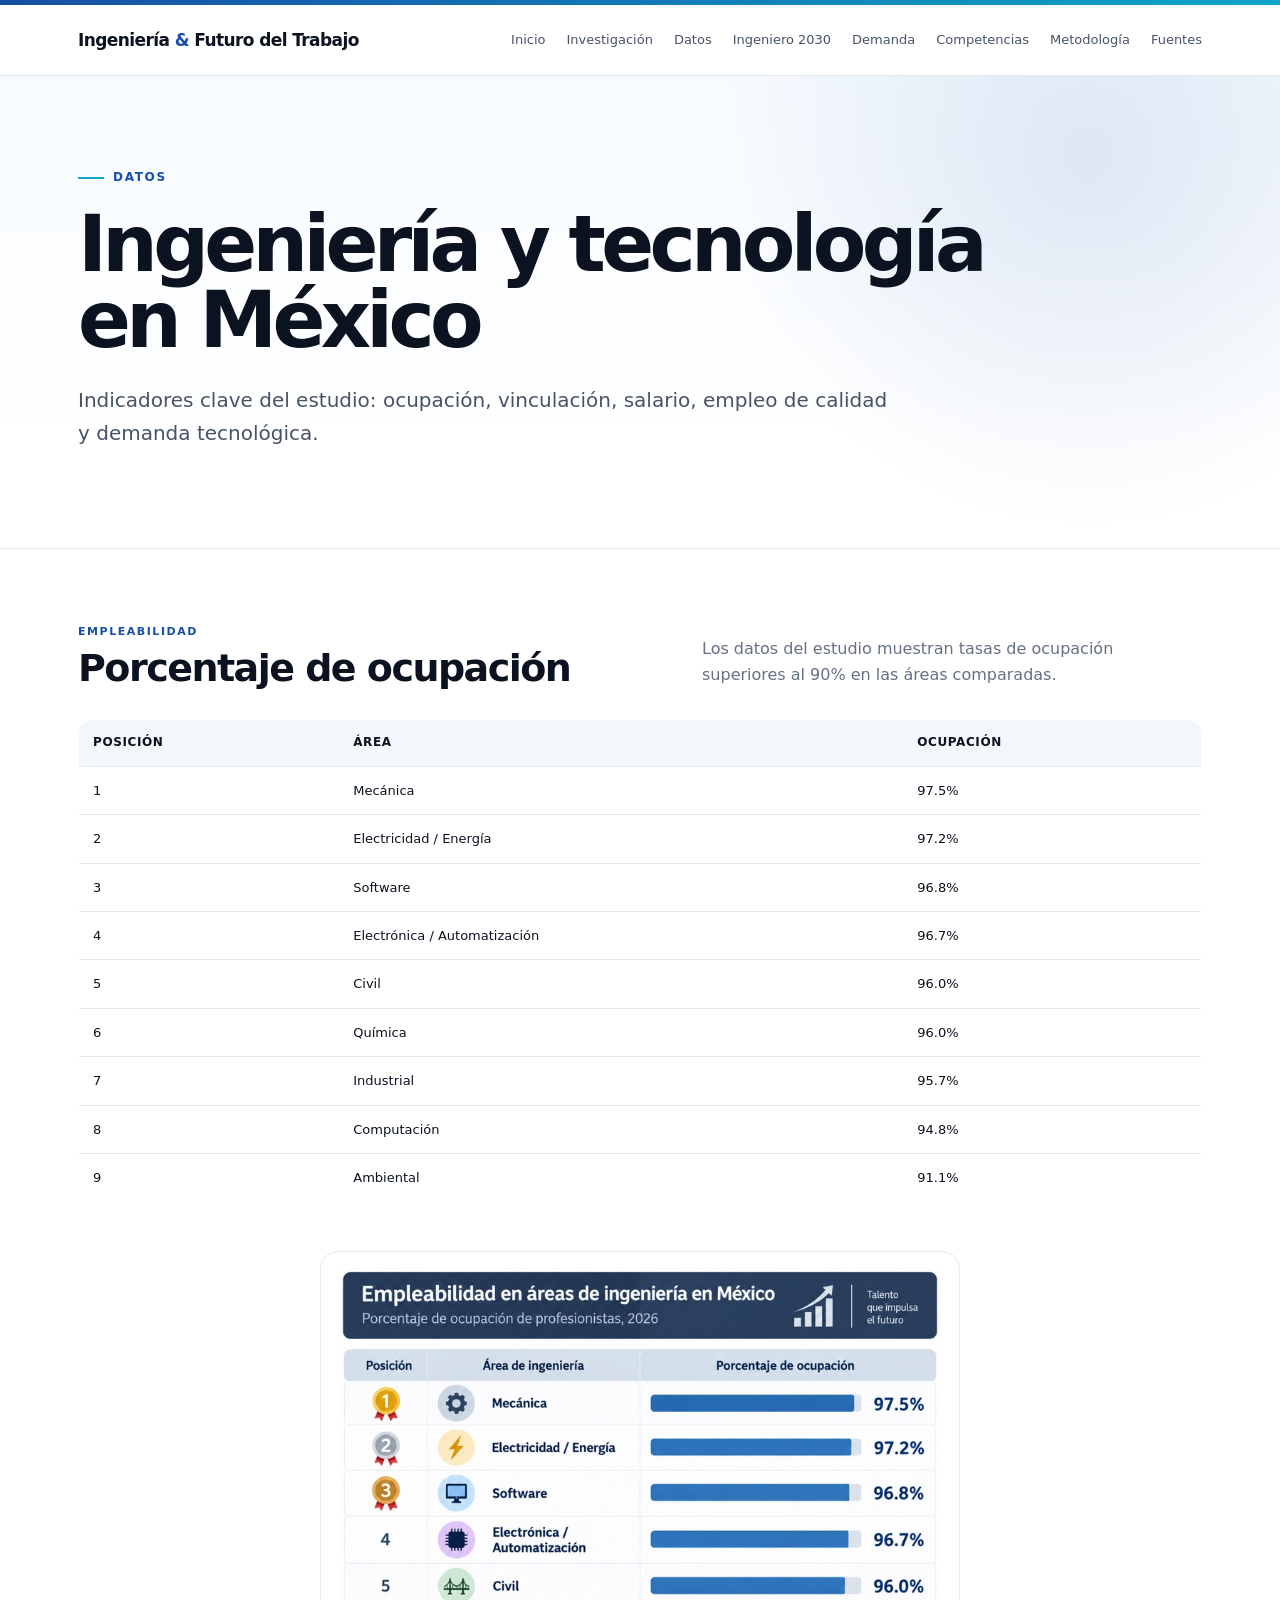
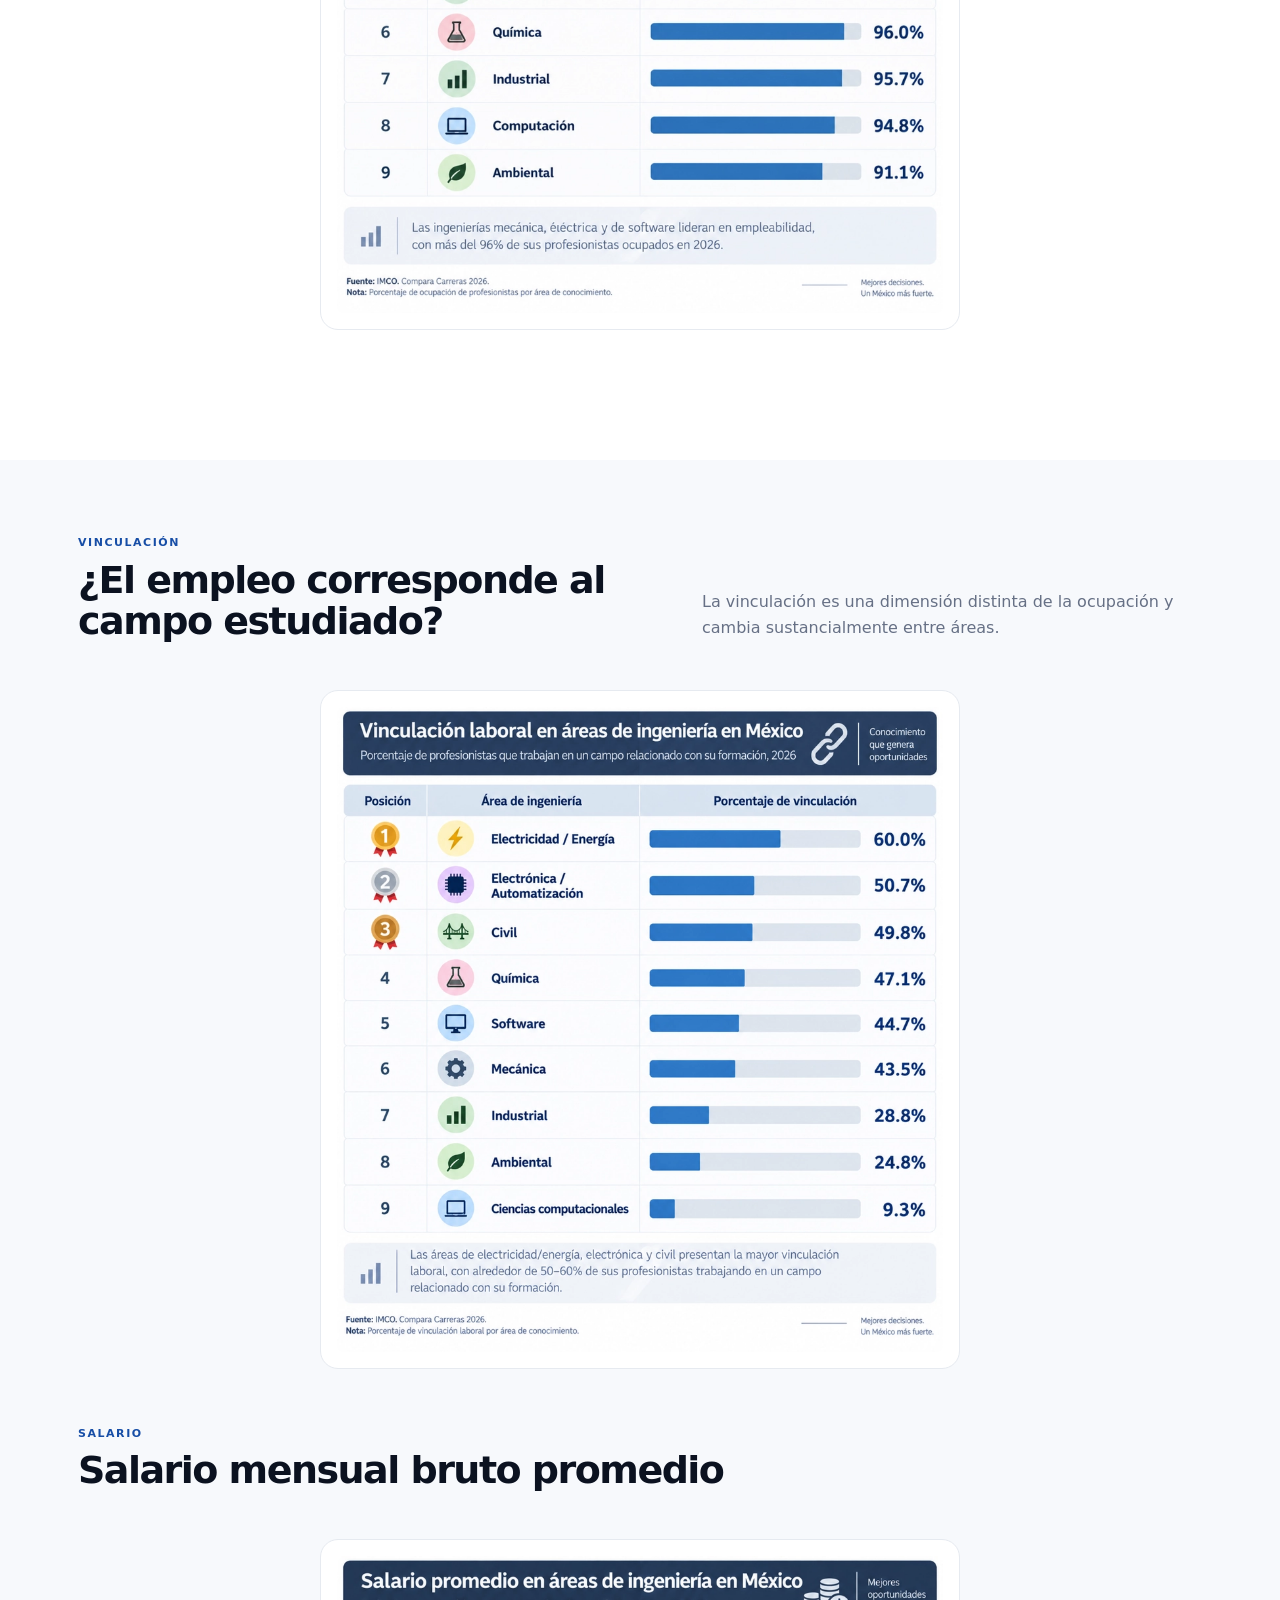
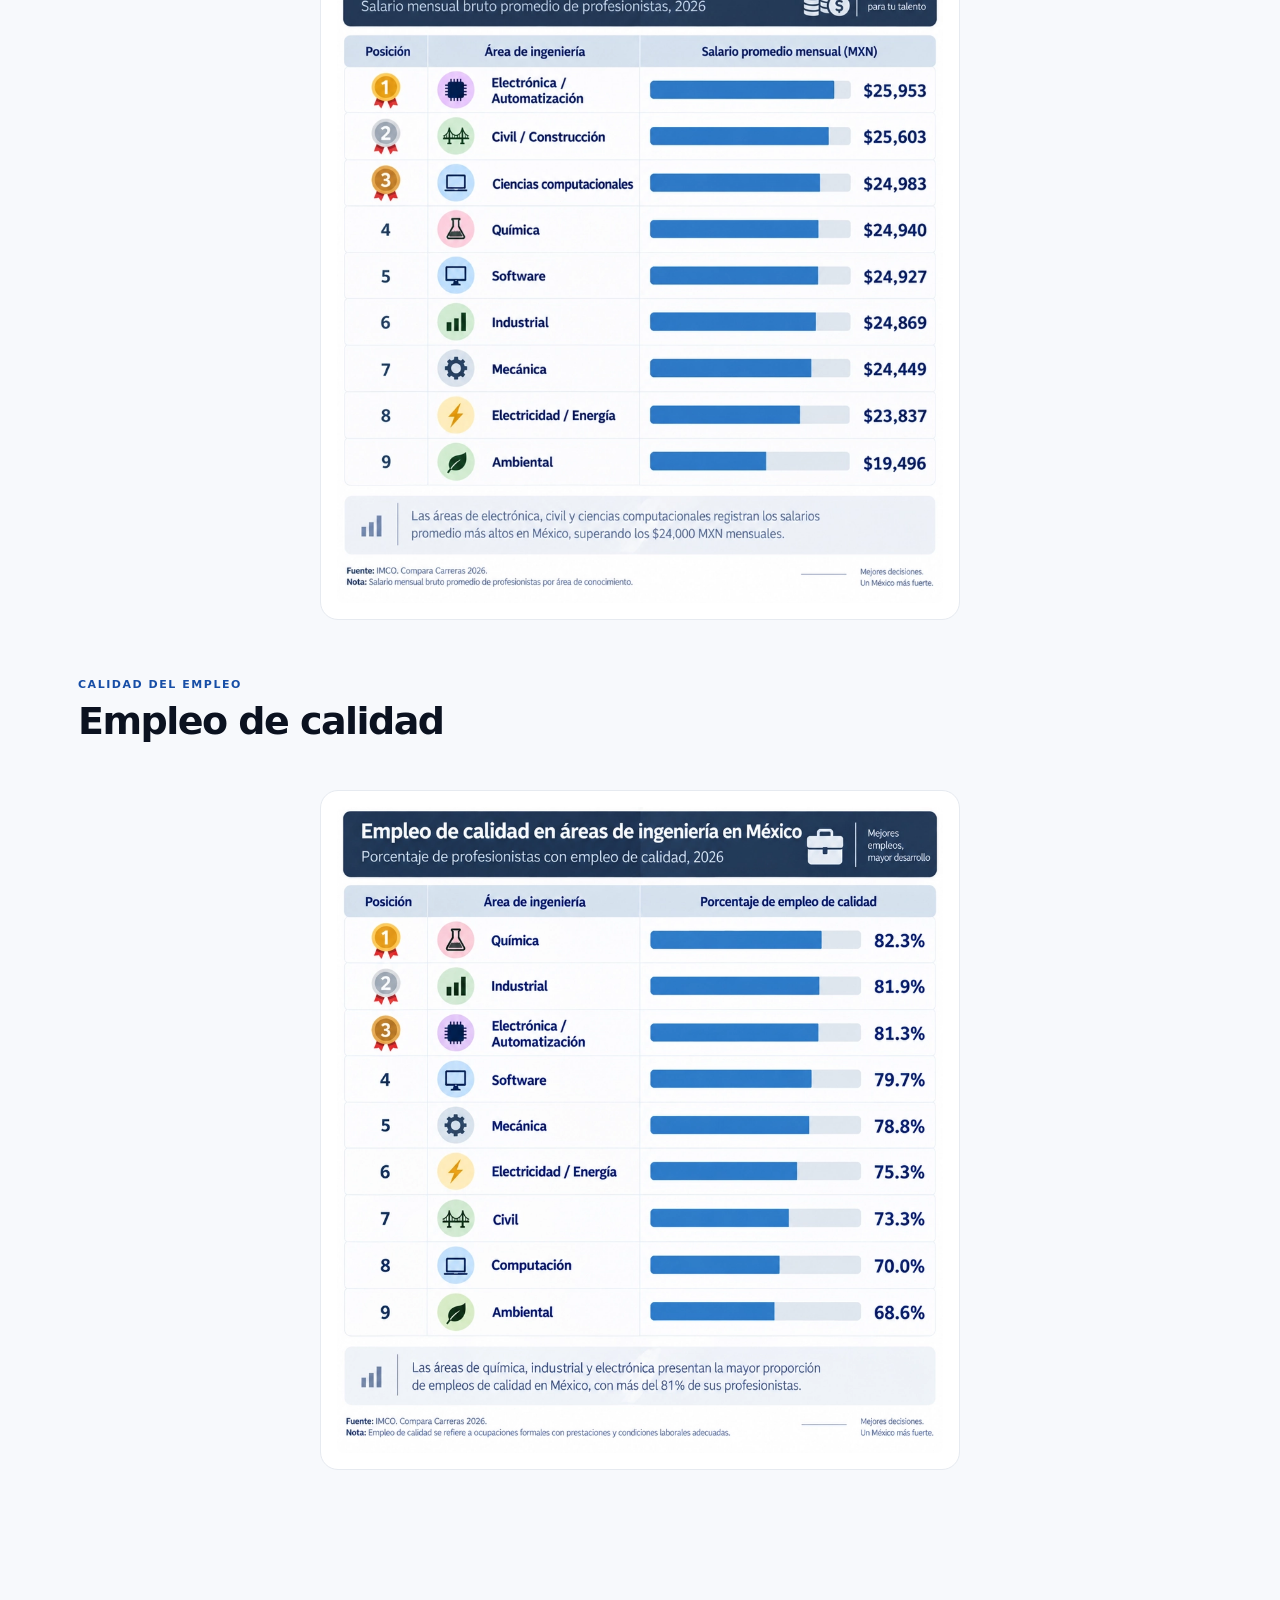
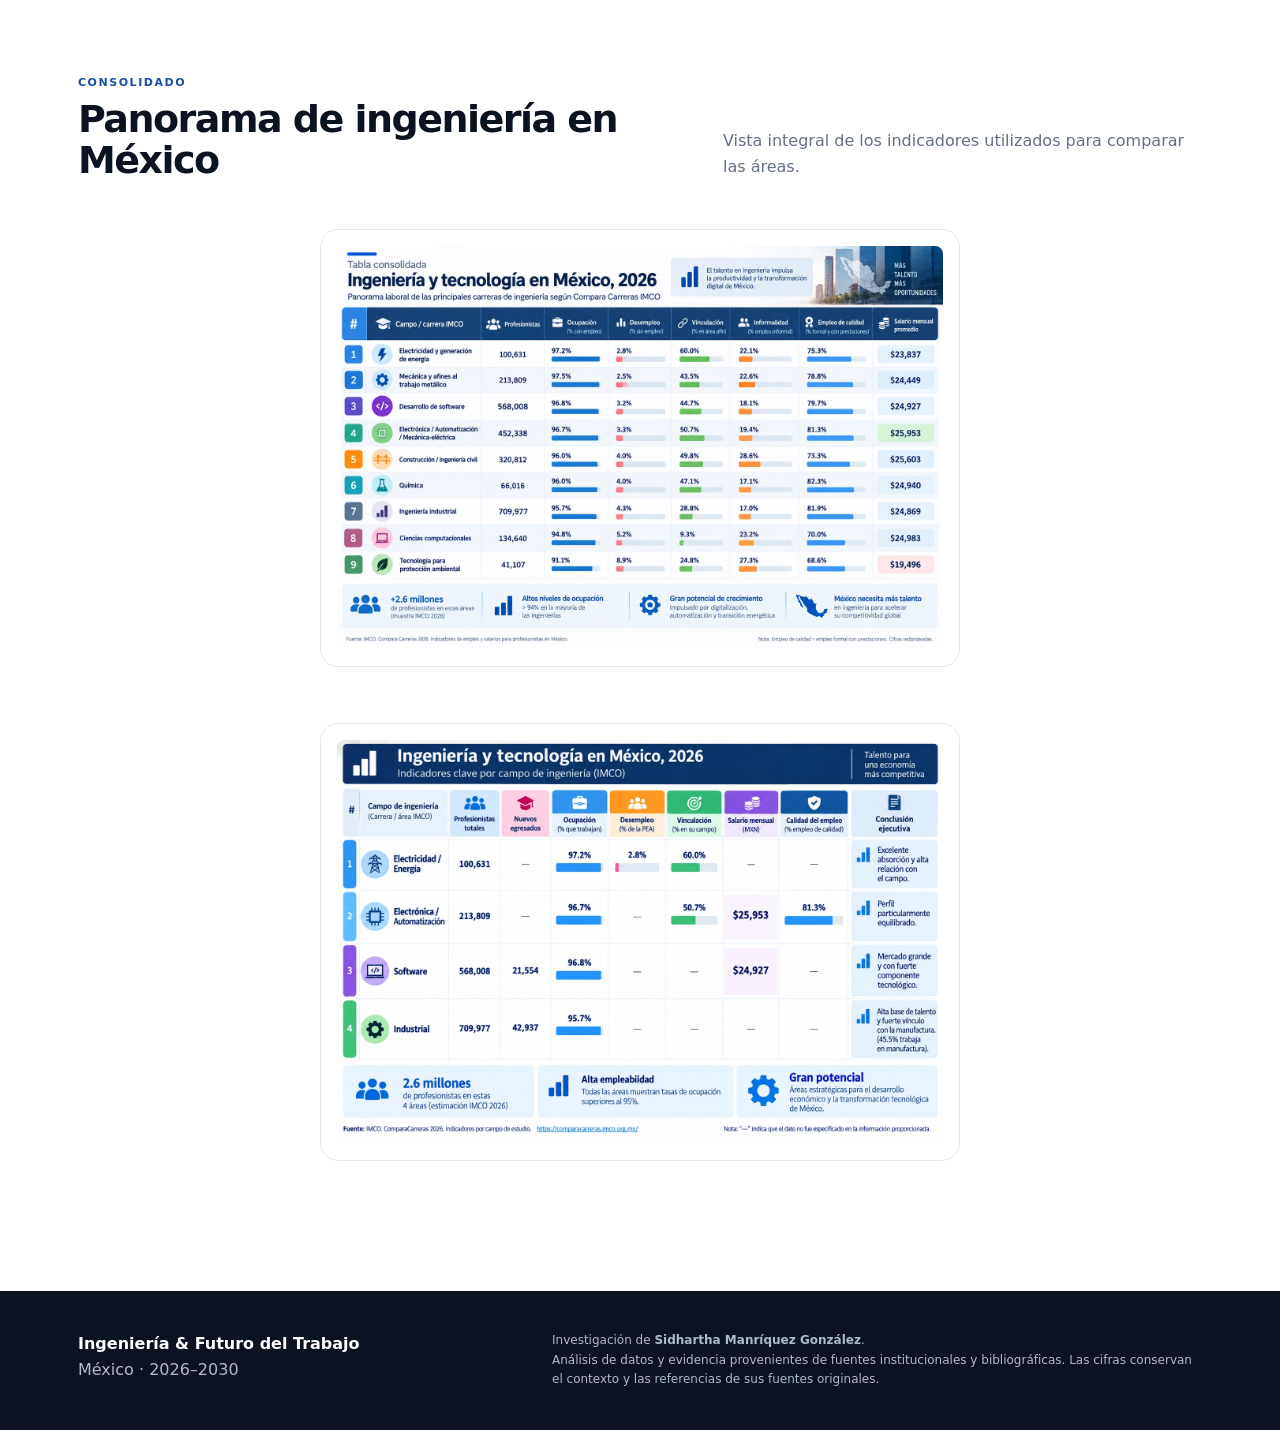
<file: research/employment_trends/data.html>
<!doctype html>
<html lang="es">
<head>
    <meta charset="utf-8">
    <meta name="viewport" content="width=device-width,initial-scale=1">
    <meta name="description"
          content="Investigación sobre la transformación del mercado laboral de la ingeniería en México, 2026–2030.">
    <title>Datos | Ingeniería y Futuro del Trabajo</title>
    <style>
        :root {
            --ink: #0b1220;
            --muted: #667085;
            --line: #e6eaf0;
            --paper: #f7f9fc;
            --blue: #174ea6;
            --cyan: #0ea5c7;
            --white: #fff;
            --max: 1180px;
            --radius: 18px
        }

        * {
            box-sizing: border-box
        }

        html {
            scroll-behavior: smooth
        }

        body {
            margin: 0;
            font-family: Inter, ui-sans-serif, system-ui, -apple-system, BlinkMacSystemFont, "Segoe UI", sans-serif;
            color: var(--ink);
            background: #fff;
            line-height: 1.65
        }

        a {
            color: inherit
        }

        .top {
            height: 5px;
            background: linear-gradient(90deg, var(--blue), var(--cyan))
        }

        nav {
            position: sticky;
            top: 0;
            z-index: 50;
            background: rgba(255, 255, 255, .94);
            backdrop-filter: blur(14px);
            border-bottom: 1px solid var(--line)
        }

        .navin {
            max-width: var(--max);
            margin: auto;
            padding: 0 28px;
            height: 70px;
            display: flex;
            align-items: center;
            justify-content: space-between;
            gap: 25px
        }

        .brand {
            font-weight: 850;
            letter-spacing: -.035em;
            text-decoration: none;
            font-size: 17px
        }

        .brand span {
            color: var(--blue)
        }

        .navlinks {
            display: flex;
            gap: 21px;
            font-size: 13px;
            color: #475467
        }

        .navlinks a {
            text-decoration: none
        }

        .navlinks a:hover {
            color: var(--blue)
        }

        .container {
            max-width: var(--max);
            margin: auto;
            padding: 0 28px
        }

        .hero {
            padding: 92px 0 78px;
            background: radial-gradient(circle at 85% 18%, rgba(23, 78, 166, .12), transparent 32%), linear-gradient(180deg, #f7fbff, #fff 78%);
            border-bottom: 1px solid var(--line)
        }

        .eyebrow {
            color: var(--blue);
            font-size: 12px;
            font-weight: 850;
            letter-spacing: .14em;
            text-transform: uppercase
        }

        .eyebrow:before {
            content: "";
            display: inline-block;
            width: 26px;
            height: 2px;
            background: var(--cyan);
            vertical-align: middle;
            margin-right: 9px
        }

        h1 {
            font-size: clamp(45px, 6.3vw, 78px);
            line-height: .98;
            letter-spacing: -.06em;
            max-width: 1000px;
            margin: 18px 0 25px
        }

        h1 em {
            font-style: normal;
            color: var(--blue)
        }

        .lead {
            max-width: 820px;
            font-size: 20px;
            color: #475467
        }

        .meta {
            display: flex;
            gap: 10px;
            flex-wrap: wrap;
            margin: 27px 0
        }

        .pill {
            border: 1px solid var(--line);
            background: #fff;
            border-radius: 999px;
            padding: 7px 12px;
            font-size: 12px;
            color: #667085
        }

        .actions {
            display: flex;
            gap: 10px;
            flex-wrap: wrap
        }

        .btn {
            padding: 12px 17px;
            border-radius: 10px;
            border: 1px solid var(--blue);
            font-size: 14px;
            font-weight: 800;
            text-decoration: none
        }

        .primary {
            background: var(--blue);
            color: #fff
        }

        .secondary {
            background: #fff;
            color: var(--blue)
        }

        section {
            padding: 74px 0
        }

        .dark {
            background: var(--ink);
            color: #fff
        }

        .soft {
            background: var(--paper)
        }

        .kicker {
            color: var(--blue);
            font-size: 11px;
            font-weight: 850;
            text-transform: uppercase;
            letter-spacing: .14em
        }

        .dark .kicker {
            color: #83d9eb
        }

        .sectionhead {
            display: flex;
            justify-content: space-between;
            align-items: end;
            gap: 35px;
            margin-bottom: 30px
        }

        .sectionhead p {
            max-width: 500px;
            color: var(--muted);
            margin: 0
        }

        .dark .sectionhead p {
            color: #b7c3d6
        }

        h2 {
            font-size: 38px;
            line-height: 1.08;
            letter-spacing: -.04em;
            margin: 7px 0 0
        }

        h3 {
            line-height: 1.2
        }

        .statement {
            font-size: 29px;
            line-height: 1.3;
            max-width: 900px;
            color: #dce6f5;
            margin: 22px 0 0
        }

        .statement strong {
            color: #fff
        }

        .cards {
            display: grid;
            grid-template-columns:repeat(4, 1fr);
            gap: 14px
        }

        .card {
            border: 1px solid var(--line);
            border-radius: var(--radius);
            padding: 23px;
            background: #fff
        }

        .number {
            font-size: 34px;
            font-weight: 900;
            letter-spacing: -.05em;
            color: var(--blue)
        }

        .small {
            font-size: 12px;
            color: var(--muted)
        }

        .card h3 {
            font-size: 15px;
            margin: 14px 0 0
        }

        .figure {
            border: 1px solid var(--line);
            border-radius: var(--radius);
            background: #fff;
            padding: 16px;
            margin: 24px 0;
            overflow: hidden
        }

        .figure img {
            display: block;
            width: 100%;
            height: auto;
            border-radius: 11px
        }

        .caption {
            font-size: 12px;
            color: var(--muted);
            padding: 12px 5px 2px
        }

        .twocol {
            display: grid;
            grid-template-columns:1fr 1fr;
            gap: 24px
        }

        .three {
            display: grid;
            grid-template-columns:repeat(3, 1fr);
            gap: 16px
        }

        .prose {
            max-width: 860px;
            font-size: 17px
        }

        .prose h2 {
            margin-top: 55px
        }

        .prose h3 {
            margin-top: 35px
        }

        .prose p {
            margin: 15px 0
        }

        .prose ul {
            padding-left: 22px
        }

        .prose li {
            margin: 7px 0
        }

        .highlight {
            border-left: 4px solid var(--blue);
            padding: 15px 20px;
            background: #f5f8fd;
            border-radius: 0 12px 12px 0;
            margin: 25px 0
        }

        .highlight strong {
            color: var(--blue)
        }

        .metrics {
            display: grid;
            grid-template-columns:repeat(3, 1fr);
            gap: 14px
        }

        .metric {
            padding: 20px;
            border: 1px solid var(--line);
            border-radius: 16px;
            background: #fff
        }

        .metric b {
            font-size: 26px;
            color: var(--blue);
            display: block
        }

        .metric span {
            font-size: 13px;
            color: var(--muted)
        }

        table {
            width: 100%;
            border-collapse: collapse;
            background: #fff;
            border: 1px solid var(--line);
            border-radius: 14px;
            overflow: hidden
        }

        th, td {
            padding: 13px 14px;
            border-bottom: 1px solid var(--line);
            text-align: left;
            font-size: 13px
        }

        th {
            background: #f3f6fa;
            font-size: 12px;
            text-transform: uppercase;
            letter-spacing: .05em
        }

        tr:last-child td {
            border-bottom: 0
        }

        .tag {
            display: inline-block;
            margin-top: 10px;
            padding: 5px 9px;
            border-radius: 7px;
            background: #edf4ff;
            color: var(--blue);
            font-size: 11px;
            font-weight: 850
        }

        .jobgrid {
            display: grid;
            grid-template-columns:repeat(3, 1fr);
            gap: 15px
        }

        .job {
            border: 1px solid var(--line);
            border-radius: 16px;
            padding: 21px;
            background: #fff
        }

        .job h3 {
            margin: 0;
            font-size: 17px
        }

        .job p {
            color: var(--muted);
            font-size: 13px;
            margin: 8px 0 0
        }

        .sources {
            display: grid;
            grid-template-columns:1fr 1fr;
            gap: 15px
        }

        .source {
            border-left: 3px solid var(--blue);
            padding: 5px 0 5px 16px
        }

        .source b {
            display: block
        }

        .source span {
            font-size: 13px;
            color: var(--muted)
        }

        footer {
            background: #0b1220;
            color: #aeb9ca;
            padding: 40px 0
        }

        .foot {
            display: flex;
            justify-content: space-between;
            gap: 30px
        }

        .foot b {
            color: #fff
        }

        .foot p {
            font-size: 12px;
            max-width: 650px;
            margin: 0
        }

        @media (max-width: 900px) {
            .navlinks {
                display: none
            }

            .cards {
                grid-template-columns:1fr 1fr
            }

            .twocol, .three {
                grid-template-columns:1fr
            }

            .jobgrid {
                grid-template-columns:1fr 1fr
            }

            .sectionhead {
                display: block
            }

            .sectionhead p {
                margin-top: 14px
            }
        }

        @media (max-width: 600px) {
            .container {
                padding: 0 18px
            }

            .hero {
                padding: 62px 0
            }

            .cards, .metrics, .jobgrid {
                grid-template-columns:1fr
            }

            h2 {
                font-size: 31px
            }

            .statement {
                font-size: 22px
            }

            .lead {
                font-size: 17px
            }

            section {
                padding: 55px 0
            }
        }

        /* Interactive research figures */
        .figure {
            position: relative;
            width: 100%;
            max-width: 640px;
            margin: 3rem auto 3.5rem;
        }

        .figure img {
            display: block;
            width: 100%;
            height: auto;
            margin: 0 auto;
            cursor: zoom-in;
            border-radius: 8px;
            transition: transform .22s ease, box-shadow .22s ease;
        }

        .figure:hover img {
            box-shadow: 0 14px 34px rgba(13, 35, 65, .14);
        }

        .figure:has(img[onclick])::after {
            content: "↗";
            position: absolute;
            right: 22px;
            top: 22px;
            width: 34px;
            height: 34px;
            display: grid;
            place-items: center;
            border-radius: 50%;
            background: rgba(7, 19, 33, .78);
            color: #fff;
            font-size: 18px;
            opacity: 0;
            transform: translateY(4px);
            transition: opacity .2s ease, transform .2s ease;
            pointer-events: none;
        }

        .figure::after {
            content: "↗";
            position: absolute;
            right: 22px;
            top: 22px;
            width: 34px;
            height: 34px;
            display: grid;
            place-items: center;
            border-radius: 50%;
            background: rgba(7, 19, 33, .78);
            color: #fff;
            font-size: 18px;
            opacity: 0;
            transform: translateY(4px);
            transition: opacity .2s ease, transform .2s ease;
            pointer-events: none;
        }

        .figure:hover::after {
            opacity: 1;
            transform: translateY(0);
        }

        .lightbox {
            position: fixed;
            inset: 0;
            z-index: 10000;
            display: none;
            align-items: center;
            justify-content: center;
            padding: 28px;
            background: rgba(4, 12, 24, .88);
            backdrop-filter: blur(8px);
        }

        .lightbox.open {
            display: flex;
        }

        .lightbox.open img {
            animation: figureZoom .25s ease-out;
        }

        @keyframes figureZoom {
            from {
                opacity: 0;
                transform: scale(.92);
            }
            to {
                opacity: 1;
                transform: scale(1);
            }
        }

        .lightbox img {
            display: block;
            width: auto;
            max-width: 94vw;
            max-height: 92vh;
            height: auto;
            object-fit: contain;
            border-radius: 12px;
            box-shadow: 0 30px 90px rgba(0, 0, 0, .45);
            background: #fff;
        }

        .lightbox-close {
            position: fixed;
            top: 18px;
            right: 22px;
            width: 44px;
            height: 44px;
            border: 1px solid rgba(255, 255, 255, .28);
            border-radius: 50%;
            background: rgba(255, 255, 255, .12);
            color: #fff;
            font-size: 28px;
            line-height: 1;
            cursor: pointer;
        }

        .lightbox-title {
            position: fixed;
            left: 50%;
            bottom: 18px;
            transform: translateX(-50%);
            max-width: 90vw;
            padding: 8px 14px;
            border-radius: 999px;
            background: rgba(7, 19, 33, .78);
            color: #fff;
            font-size: 13px;
            text-align: center;
        }

        @media (max-width: 700px) {
            .figure {
                max-width: 100%;
                margin: 1.5rem auto;
            }

            .figure img {
                width: 100%;
            }

            .lightbox {
                padding: 14px;
            }

            .lightbox img {
                max-width: 96vw;
                max-height: 82vh;
            }

            .lightbox-close {
                top: 10px;
                right: 10px;
            }

            .lightbox-title {
                bottom: 10px;
                font-size: 12px;
            }
        }
    </style>
</head>
<body>
<div class="top"></div>
<nav>
    <div class="container navin">
        <a class="brand" href="index.html" aria-label="Ir al inicio">Ingeniería <span>&amp;</span> Futuro del Trabajo</a>
        <div class="navlinks" aria-label="Navegación principal">
            <a href="index.html">Inicio</a>
            <a href="research.html">Investigación</a>
            <a href="./data.html">Datos</a>
            <a href="engineer2030.html">Ingeniero 2030</a>
            <a href="research.html#demanda">Demanda</a>
            <a href="research.html#competencias">Competencias</a>
            <a href="methodology.html">Metodología</a>
            <a href="references.html">Fuentes</a>
        </div>
    </div>
</nav>

<header class="hero">
    <div class="container">
        <div class="eyebrow">Datos</div>
        <h1>Ingeniería y tecnología en México</h1>
        <p class="lead">Indicadores clave del estudio: ocupación, vinculación, salario, empleo de calidad y demanda
            tecnológica.</p></div>
</header>
<section>
    <div class="container">
        <div class="sectionhead">
            <div>
                <div class="kicker">Empleabilidad</div>
                <h2>Porcentaje de ocupación</h2></div>
            <p>Los datos del estudio muestran tasas de ocupación superiores al 90% en las áreas comparadas.</p></div>
        <table>
            <thead>
            <tr>
                <th>Posición</th>
                <th>Área</th>
                <th>Ocupación</th>
            </tr>
            </thead>
            <tbody>
            <tr>
                <td>1</td>
                <td>Mecánica</td>
                <td>97.5%</td>
            </tr>
            <tr>
                <td>2</td>
                <td>Electricidad / Energía</td>
                <td>97.2%</td>
            </tr>
            <tr>
                <td>3</td>
                <td>Software</td>
                <td>96.8%</td>
            </tr>
            <tr>
                <td>4</td>
                <td>Electrónica / Automatización</td>
                <td>96.7%</td>
            </tr>
            <tr>
                <td>5</td>
                <td>Civil</td>
                <td>96.0%</td>
            </tr>
            <tr>
                <td>6</td>
                <td>Química</td>
                <td>96.0%</td>
            </tr>
            <tr>
                <td>7</td>
                <td>Industrial</td>
                <td>95.7%</td>
            </tr>
            <tr>
                <td>8</td>
                <td>Computación</td>
                <td>94.8%</td>
            </tr>
            <tr>
                <td>9</td>
                <td>Ambiental</td>
                <td>91.1%</td>
            </tr>
            </tbody>
        </table>
        <div class="figure"><img src="assets/figures/investigacion-16.webp" alt="Empleabilidad"></div>
    </div>
</section>
<section class="soft">
    <div class="container">
        <div class="sectionhead">
            <div>
                <div class="kicker">Vinculación</div>
                <h2>¿El empleo corresponde al campo estudiado?</h2></div>
            <p>La vinculación es una dimensión distinta de la ocupación y cambia sustancialmente entre áreas.</p></div>
        <div class="figure"><img src="assets/figures/investigacion-17.webp" alt="Vinculación laboral"></div>
        <div class="sectionhead" style="margin-top:55px">
            <div>
                <div class="kicker">Salario</div>
                <h2>Salario mensual bruto promedio</h2></div>
        </div>
        <div class="figure"><img src="assets/figures/investigacion-18.webp" alt="Salario promedio"></div>
        <div class="sectionhead" style="margin-top:55px">
            <div>
                <div class="kicker">Calidad del empleo</div>
                <h2>Empleo de calidad</h2></div>
        </div>
        <div class="figure"><img src="assets/figures/investigacion-19.webp" alt="Empleo de calidad"></div>
    </div>
</section>
<section>
    <div class="container">
        <div class="sectionhead">
            <div>
                <div class="kicker">Consolidado</div>
                <h2>Panorama de ingeniería en México</h2></div>
            <p>Vista integral de los indicadores utilizados para comparar las áreas.</p></div>
        <div class="figure"><img src="assets/figures/investigacion-15.webp" alt="Consolidado de ingeniería"></div>
        <div class="figure"><img src="assets/figures/investigacion-20.webp" alt="Puestos tecnologías tendencias"></div>
    </div>
</section>


<div class="lightbox" id="lightbox" role="dialog" aria-modal="true" aria-label="Gráfico ampliado">
    <button class="lightbox-close" type="button" aria-label="Cerrar gráfico">×</button>
    <img id="lightboxImage" alt="">
    <div class="lightbox-title" id="lightboxTitle"></div>
</div>
<script>
    (function () {
        const box = document.getElementById('lightbox');
        const out = document.getElementById('lightboxImage');
        const title = document.getElementById('lightboxTitle');
        if (!box || !out) return;
        document.querySelectorAll('.figure img').forEach(img => {
            img.setAttribute('tabindex', '0');
            img.setAttribute('role', 'button');
            img.setAttribute('aria-label', 'Ampliar gráfico: ' + (img.alt || 'gráfico'));
            const open = () => {
                out.src = img.currentSrc || img.src;
                out.alt = img.alt || 'Gráfico ampliado';
                title.textContent = img.alt || 'Gráfico de la investigación';
                box.classList.add('open');
                document.body.style.overflow = 'hidden';
            };
            img.addEventListener('click', open);
            img.addEventListener('keydown', e => {
                if (e.key === 'Enter' || e.key === ' ') {
                    e.preventDefault();
                    open();
                }
            });
        });
        const close = () => {
            box.classList.remove('open');
            out.removeAttribute('src');
            document.body.style.overflow = '';
        };
        box.addEventListener('click', e => {
            if (e.target === box) close();
        });
        box.querySelector('.lightbox-close').addEventListener('click', close);
        document.addEventListener('keydown', e => {
            if (e.key === 'Escape' && box.classList.contains('open')) close();
        });
    })();
</script>
<footer>
    <div class="container foot">
        <div><b>Ingeniería & Futuro del Trabajo</b>
            <div>México · 2026–2030</div>
        </div>
        <p>Investigación de <strong>Sidhartha Manríquez González</strong>. <br>Análisis de datos y evidencia
            provenientes de fuentes institucionales y bibliográficas. Las cifras conservan el contexto y las referencias
            de sus fuentes originales.</p></div>
</footer>
</body>
</html>
</file>
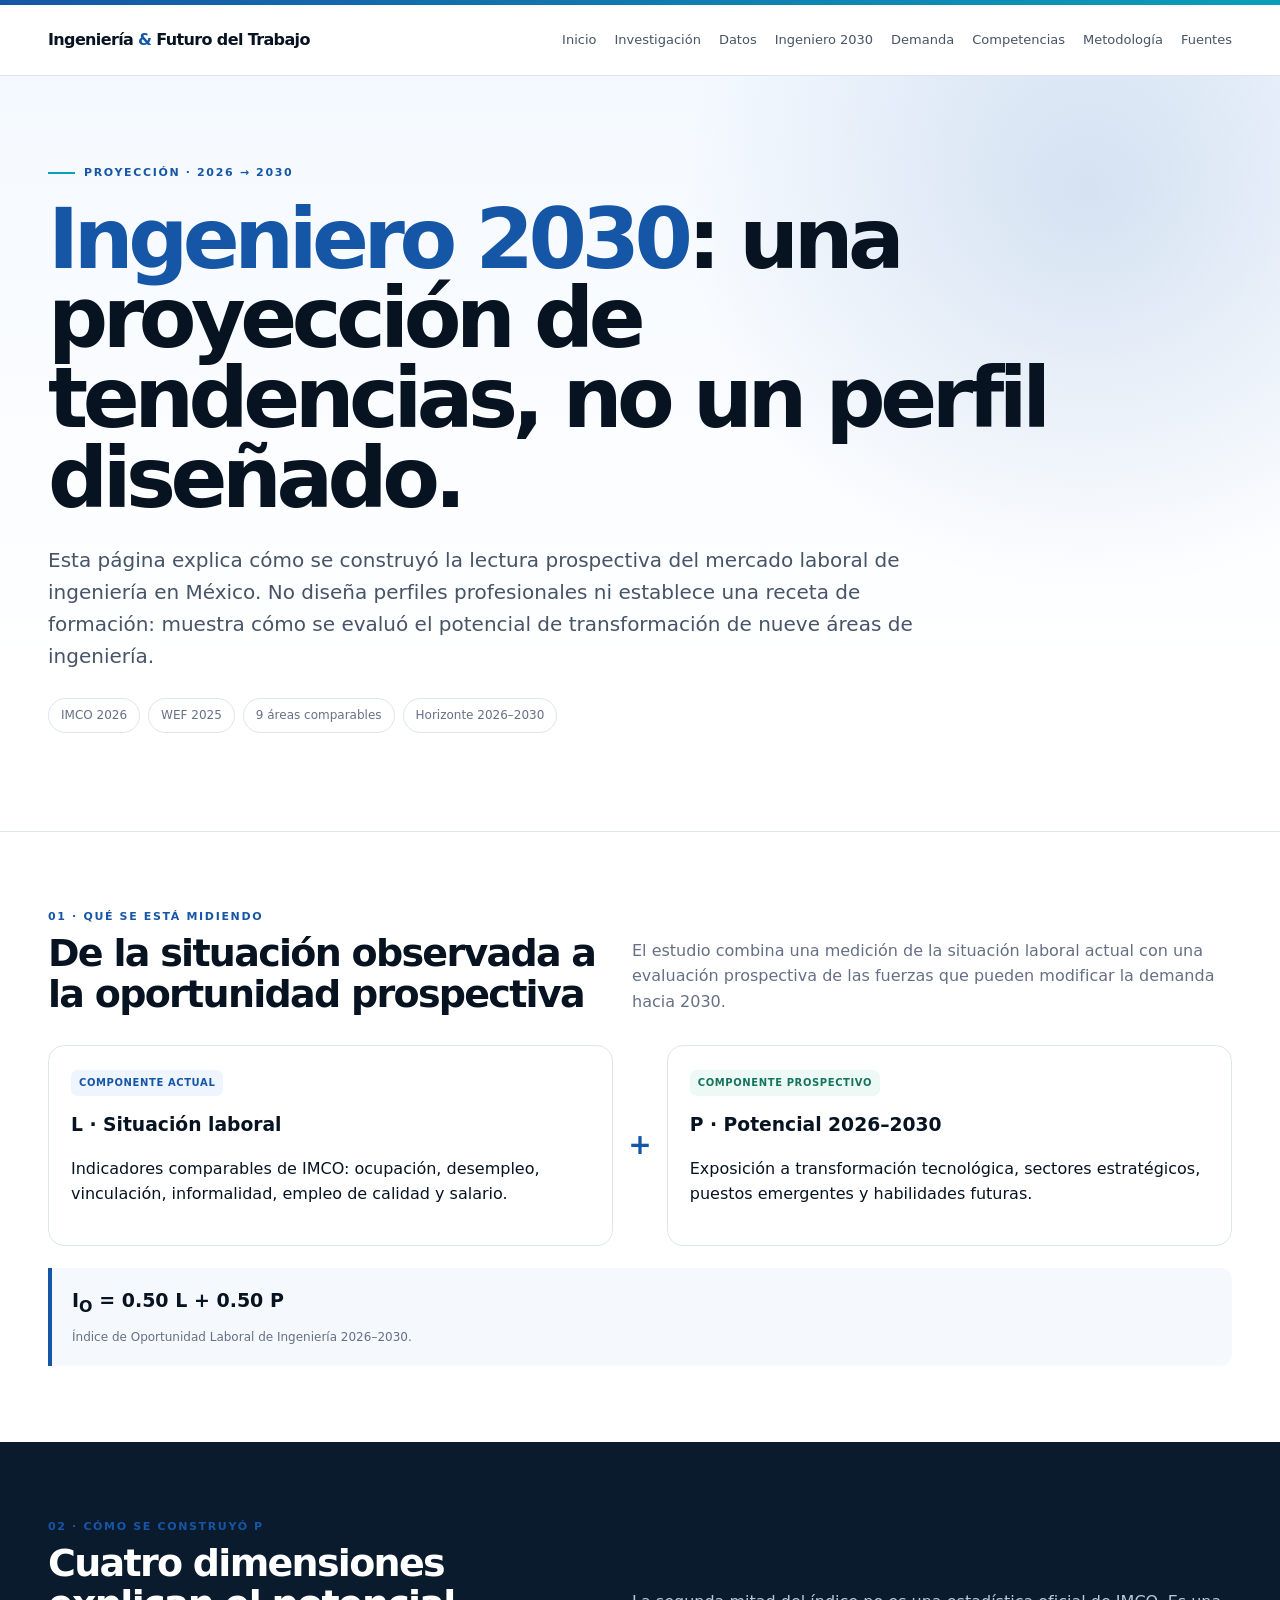
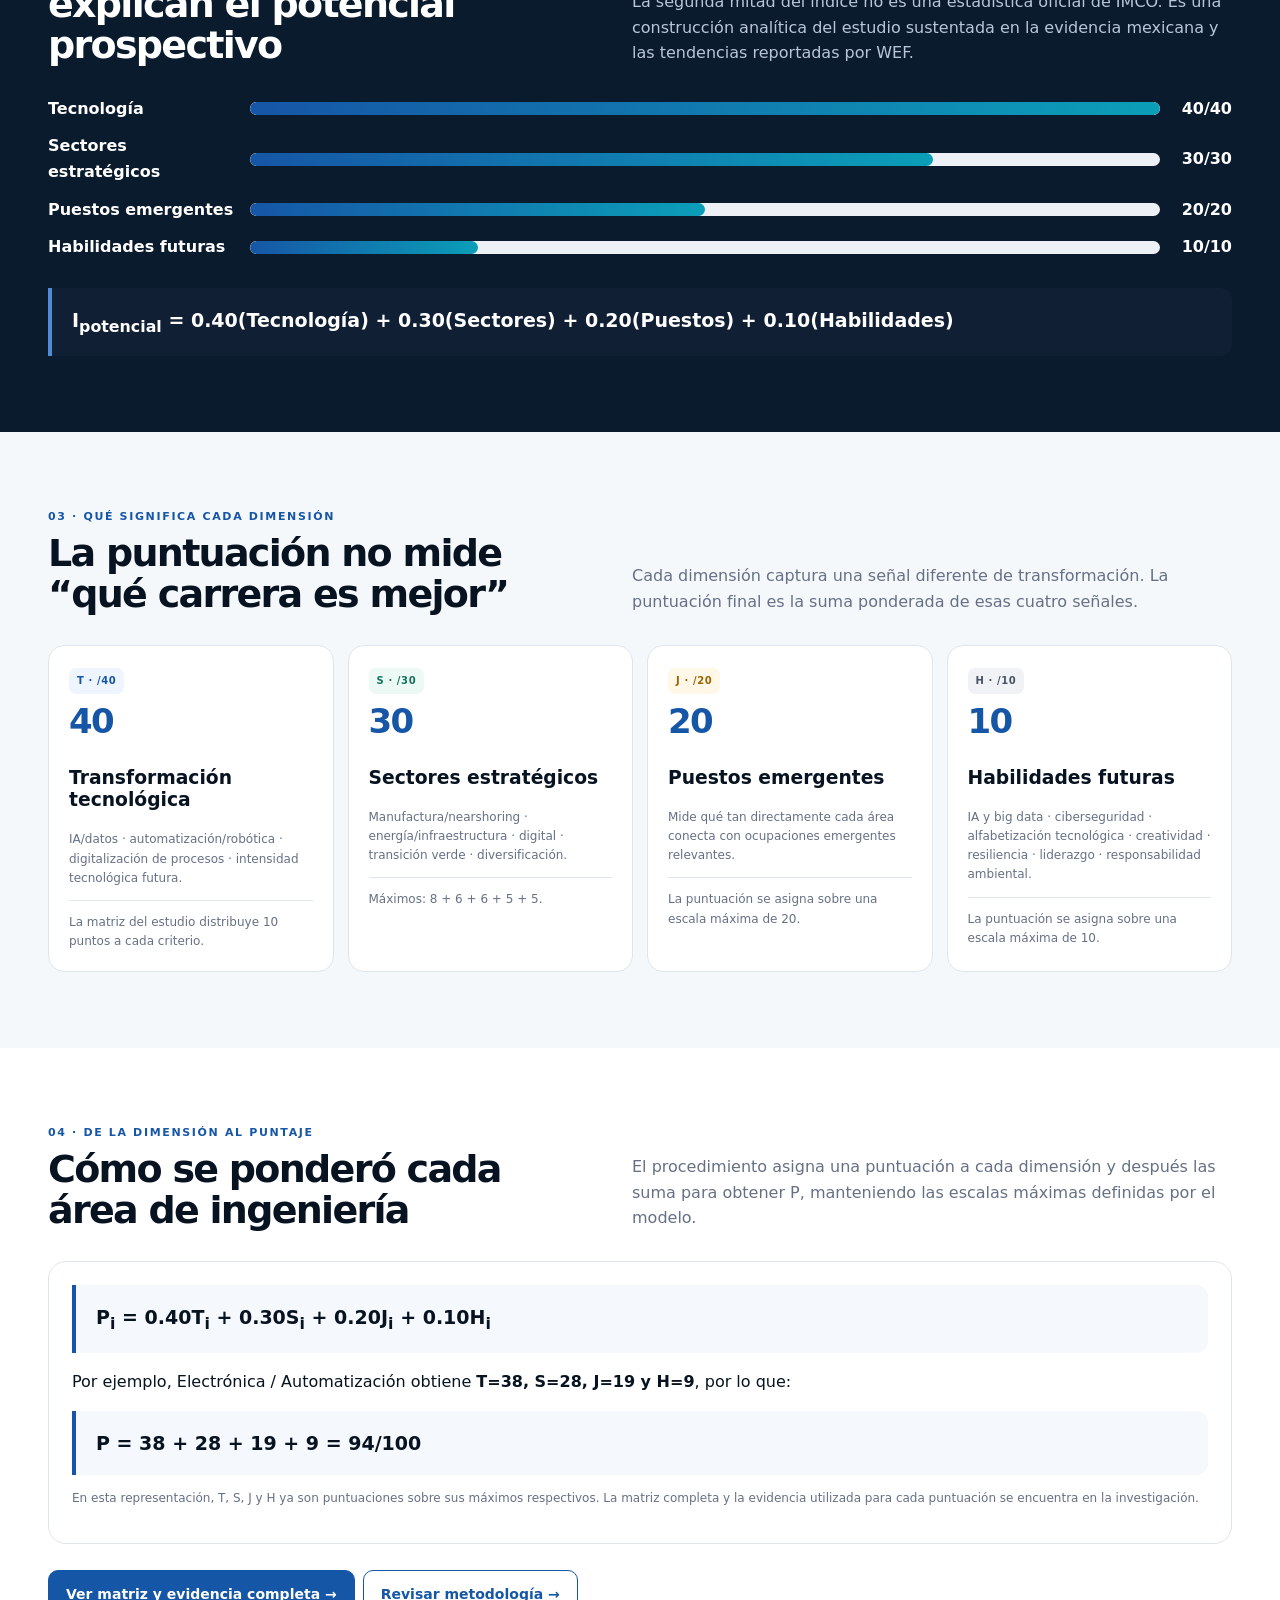
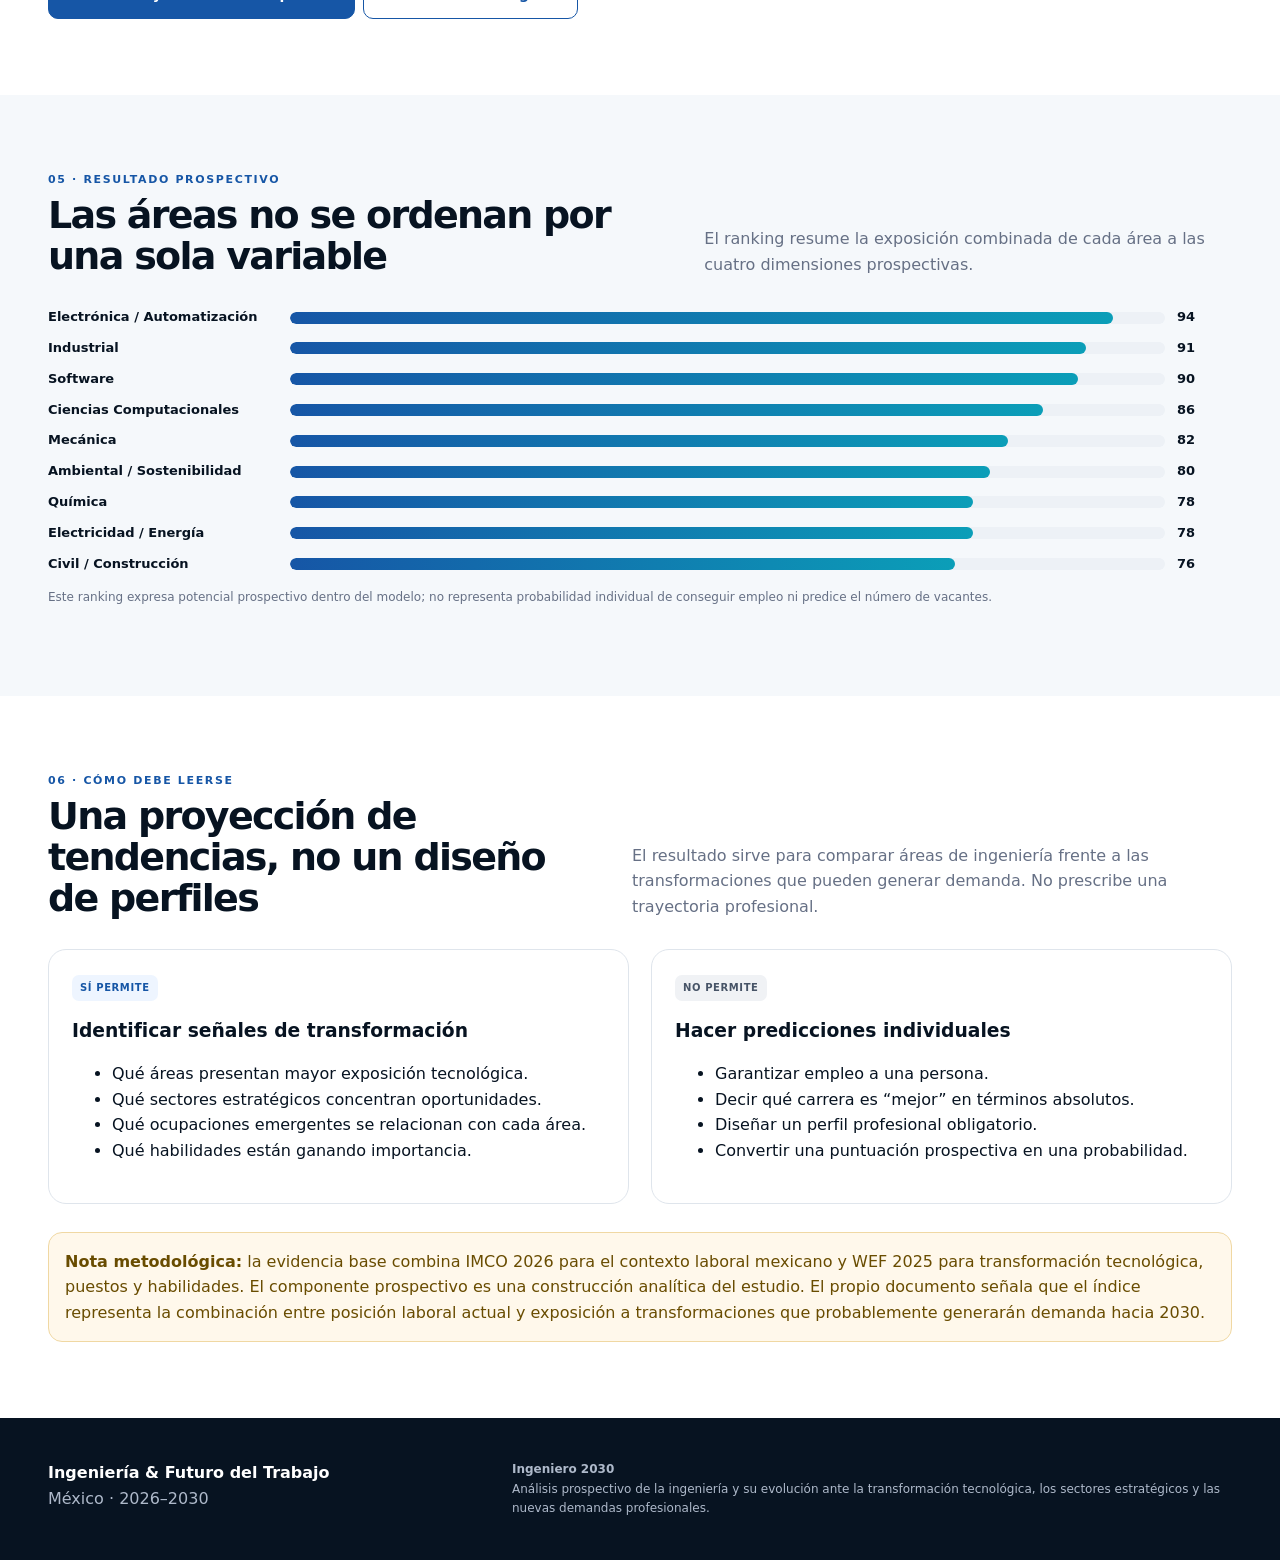
<file: research/employment_trends/engineer2030.html>
<!doctype html>
<html lang="es">
<head>
    <meta charset="utf-8">
    <meta name="viewport" content="width=device-width,initial-scale=1">
    <meta name="description"
          content="Proyección de tendencias y oportunidad laboral de la ingeniería en México, 2026–2030: construcción, ponderación e interpretación del índice prospectivo.">
    <meta name="author" content="Sidhartha Manríquez González">
    <meta property="og:title" content="Ingeniero 2030 | Ingeniería & Futuro del Trabajo">
    <link rel="icon" href="favicon.svg" type="image/svg+xml">
    <style>
        :root {
            --ink: #071321;
            --navy: #0b1b2e;
            --blue: #1656a6;
            --cyan: #0b9eb8;
            --muted: #667085;
            --line: #dfe5ec;
            --paper: #f5f8fb;
            --white: #fff;
            --max: 1240px;
            --r: 18px;
            --shadow: 0 18px 55px rgba(13, 35, 65, .10)
        }

        * {
            box-sizing: border-box
        }

        html {
            scroll-behavior: smooth
        }

        body {
            margin: 0;
            font-family: Inter, ui-sans-serif, system-ui, -apple-system, BlinkMacSystemFont, "Segoe UI", sans-serif;
            color: var(--ink);
            background: #fff;
            line-height: 1.6
        }

        a {
            color: inherit
        }

        .top {
            height: 5px;
            background: linear-gradient(90deg, var(--blue), var(--cyan))
        }

        .container {
            max-width: var(--max);
            margin: auto;
            padding: 0 28px
        }

        nav {
            position: sticky;
            top: 0;
            z-index: 100;
            background: rgba(255, 255, 255, .96);
            backdrop-filter: blur(14px);
            border-bottom: 1px solid var(--line)
        }

        .navin {
            height: 70px;
            display: flex;
            align-items: center;
            justify-content: space-between;
            gap: 20px
        }

        .brand {
            text-decoration: none;
            font-weight: 900;
            letter-spacing: -.04em
        }

        .brand span {
            color: var(--blue)
        }

        .navlinks {
            display: flex;
            gap: 18px;
            font-size: 13px;
            color: #475467
        }

        .navlinks a {
            text-decoration: none
        }

        .navlinks a:hover {
            color: var(--blue)
        }

        .hero {
            padding: 88px 0 72px;
            background: radial-gradient(circle at 85% 15%, rgba(22, 86, 166, .15), transparent 32%), linear-gradient(180deg, #f4f9ff, #fff 82%);
            border-bottom: 1px solid var(--line)
        }

        .eyebrow, .kicker {
            color: var(--blue);
            font-size: 11px;
            font-weight: 900;
            letter-spacing: .15em;
            text-transform: uppercase
        }

        .eyebrow:before {
            content: "";
            display: inline-block;
            width: 27px;
            height: 2px;
            background: var(--cyan);
            vertical-align: middle;
            margin-right: 9px
        }

        h1 {
            font-size: clamp(46px, 6.8vw, 84px);
            line-height: .95;
            letter-spacing: -.065em;
            max-width: 1100px;
            margin: 18px 0 25px
        }

        h1 em {
            font-style: normal;
            color: var(--blue)
        }

        h2 {
            font-size: 38px;
            line-height: 1.08;
            letter-spacing: -.045em;
            margin: 7px 0 0
        }

        h3 {
            line-height: 1.2
        }

        .lead {
            max-width: 900px;
            font-size: 20px;
            color: #475467
        }

        .meta, .actions {
            display: flex;
            gap: 8px;
            flex-wrap: wrap
        }

        .meta {
            margin: 26px 0
        }

        .pill {
            border: 1px solid var(--line);
            background: #fff;
            border-radius: 999px;
            padding: 7px 12px;
            font-size: 12px;
            color: #667085
        }

        section {
            padding: 76px 0
        }

        .dark {
            background: var(--navy);
            color: #fff
        }

        .soft {
            background: var(--paper)
        }

        .sectionhead {
            display: flex;
            justify-content: space-between;
            align-items: end;
            gap: 35px;
            margin-bottom: 30px
        }

        .sectionhead p {
            max-width: 600px;
            color: var(--muted);
            margin: 0
        }

        .dark .sectionhead p {
            color: #b9c6d7
        }

        .statement {
            font-size: 29px;
            line-height: 1.3;
            max-width: 980px;
            color: #dce7f5;
            margin: 22px 0 0
        }

        .statement strong {
            color: #fff
        }

        .cards {
            display: grid;
            grid-template-columns:repeat(4, 1fr);
            gap: 14px
        }

        .card, .panel {
            border: 1px solid var(--line);
            border-radius: var(--r);
            background: #fff;
            padding: 23px
        }

        .shadow {
            box-shadow: var(--shadow)
        }

        .number {
            font-size: 34px;
            font-weight: 900;
            letter-spacing: -.05em;
            color: var(--blue)
        }

        .small {
            font-size: 12px;
            color: var(--muted)
        }

        .twocol {
            display: grid;
            grid-template-columns:1fr 1fr;
            gap: 22px
        }

        .three {
            display: grid;
            grid-template-columns:repeat(3, 1fr);
            gap: 15px
        }

        .quote {
            border-left: 4px solid var(--blue);
            padding: 17px 20px;
            background: #f5f8fd;
            border-radius: 0 12px 12px 0;
            font-size: 19px
        }

        .prose {
            max-width: 930px;
            font-size: 16px
        }

        .prose h2 {
            margin-top: 55px
        }

        .prose p {
            margin: 14px 0
        }

        .prose li {
            margin: 7px 0
        }

        .badge {
            display: inline-block;
            padding: 5px 8px;
            border-radius: 7px;
            font-size: 10px;
            font-weight: 900;
            text-transform: uppercase;
            letter-spacing: .06em;
            background: #eef5ff;
            color: var(--blue)
        }

        .badge.green {
            background: #edf9f5;
            color: #16745c
        }

        .badge.gold {
            background: #fff7e8;
            color: #9b6500
        }

        .badge.gray {
            background: #f0f2f5;
            color: #475467
        }

        .formula {
            display: grid;
            grid-template-columns:1fr auto 1fr;
            gap: 15px;
            align-items: stretch;
            margin-top: 22px
        }

        .formula .box {
            border: 1px solid var(--line);
            border-radius: 16px;
            background: #fff;
            padding: 22px
        }

        .formula .operator {
            display: grid;
            place-items: center;
            font-size: 28px;
            font-weight: 900;
            color: var(--blue)
        }

        .formula strong {
            font-size: 20px
        }

        .weights {
            display: grid;
            gap: 12px;
            margin-top: 22px
        }

        .weight {
            display: grid;
            grid-template-columns:190px 1fr 60px;
            gap: 12px;
            align-items: center
        }

        .bar {
            height: 13px;
            background: #edf1f6;
            border-radius: 20px;
            overflow: hidden
        }

        .bar span {
            display: block;
            height: 100%;
            background: linear-gradient(90deg, var(--blue), var(--cyan));
            border-radius: 20px
        }

        .weight b:last-child {
            text-align: right
        }

        .scoregrid {
            display: grid;
            grid-template-columns:repeat(4, 1fr);
            gap: 14px
        }

        .scorecard {
            border: 1px solid var(--line);
            border-radius: 16px;
            background: #fff;
            padding: 20px
        }

        .scorecard .max {
            font-size: 34px;
            font-weight: 900;
            color: var(--blue);
            letter-spacing: -.05em
        }

        .criterion {
            margin-top: 12px;
            padding-top: 12px;
            border-top: 1px solid var(--line);
            font-size: 12px;
            color: var(--muted)
        }

        .rank {
            display: grid;
            gap: 10px;
            margin-top: 22px
        }

        .rrow {
            display: grid;
            grid-template-columns:230px 1fr 55px;
            gap: 12px;
            align-items: center;
            font-size: 13px
        }

        .rtrack {
            height: 12px;
            background: #edf1f6;
            border-radius: 20px;
            overflow: hidden
        }

        .rfill {
            height: 100%;
            background: linear-gradient(90deg, var(--blue), var(--cyan));
            border-radius: 20px
        }

        .note {
            font-size: 12px;
            color: var(--muted);
            margin-top: 14px
        }

        .audit {
            background: #fff8eb;
            border: 1px solid #f0d8a3;
            border-radius: 14px;
            padding: 16px;
            color: #694c00;
            margin-top: 28px
        }

        footer {
            background: #071321;
            color: #aeb9ca;
            padding: 42px 0
        }

        .foot {
            display: flex;
            justify-content: space-between;
            gap: 30px
        }

        .foot b {
            color: #fff
        }

        .foot p {
            font-size: 12px;
            max-width: 720px;
            margin: 0
        }

        .actions {
            margin-top: 26px
        }

        .btn {
            display: inline-block;
            padding: 12px 17px;
            border-radius: 10px;
            border: 1px solid var(--blue);
            font-size: 14px;
            font-weight: 850;
            text-decoration: none
        }

        .primary {
            background: var(--blue);
            color: #fff
        }

        .secondary {
            background: #fff;
            color: var(--blue)
        }

        @media (max-width: 950px) {
            .navlinks {
                display: none
            }

            .cards, .scoregrid {
                grid-template-columns:1fr 1fr
            }

            .twocol, .three, .formula {
                grid-template-columns:1fr
            }

            .formula .operator {
                display: none
            }

            .weight {
                grid-template-columns:150px 1fr 55px
            }

            .rrow {
                grid-template-columns:180px 1fr 55px
            }

            .sectionhead {
                display: block
            }

            .sectionhead p {
                margin-top: 14px
            }
        }

        @media (max-width: 600px) {
            .container {
                padding: 0 18px
            }

            .hero {
                padding: 62px 0
            }

            .cards, .scoregrid {
                grid-template-columns:1fr
            }

            h2 {
                font-size: 31px
            }

            .lead {
                font-size: 17px
            }

            .weight {
                grid-template-columns:125px 1fr 48px
            }

            .rrow {
                grid-template-columns:130px 1fr 50px
            }

            section {
                padding: 55px 0
            }

            .foot {
                display: block
            }

            .foot p {
                margin-top: 16px
            }
        }
    </style>
    <title>Ingeniero 2030 | Ingeniería & Futuro del Trabajo</title></head>
<body>
<div class="top"></div>
<nav>
    <div class="container navin">
        <a class="brand" href="index.html" aria-label="Ir al inicio">Ingeniería
        <span>&amp;</span> Futuro del Trabajo</a>
        <div class="navlinks" aria-label="Navegación principal">
            <a href="index.html">Inicio</a>
            <a href="research.html">Investigación</a>
            <a href="data.html">Datos</a>
            <a href="./engineer2030.html">Ingeniero 2030</a>
            <a href="research.html#demanda">Demanda</a>
            <a href="research.html#competencias">Competencias</a>
            <a href="methodology.html">Metodología</a>
            <a href="references.html">Fuentes</a>
        </div>
    </div>
</nav>
<header class="hero">
    <div class="container">
        <div class="eyebrow">Proyección · 2026 → 2030</div>
        <h1><em>Ingeniero 2030</em>: una proyección de tendencias, no un perfil diseñado.</h1>
        <p class="lead">Esta página explica cómo se construyó la lectura prospectiva del mercado laboral de ingeniería
            en México. No diseña perfiles profesionales ni establece una receta de formación: muestra cómo se evaluó el
            potencial de transformación de nueve áreas de ingeniería.</p>
        <div class="meta"><span class="pill">IMCO 2026</span><span class="pill">WEF 2025</span><span class="pill">9 áreas comparables</span><span
                class="pill">Horizonte 2026–2030</span></div>
    </div>
</header>
<section>
    <div class="container">
        <div class="sectionhead">
            <div>
                <div class="kicker">01 · Qué se está midiendo</div>
                <h2>De la situación observada a la oportunidad prospectiva</h2></div>
            <p>El estudio combina una medición de la situación laboral actual con una evaluación prospectiva de las
                fuerzas que pueden modificar la demanda hacia 2030.</p></div>
        <div class="formula">
            <div class="box"><span class="badge">Componente actual</span>
                <h3>L · Situación laboral</h3>
                <p>Indicadores comparables de IMCO: ocupación, desempleo, vinculación, informalidad, empleo de calidad y
                    salario.</p></div>
            <div class="operator">+</div>
            <div class="box"><span class="badge green">Componente prospectivo</span>
                <h3>P · Potencial 2026–2030</h3>
                <p>Exposición a transformación tecnológica, sectores estratégicos, puestos emergentes y habilidades
                    futuras.</p></div>
        </div>
        <div class="quote" style="margin-top:22px"><strong>I<sub>O</sub> = 0.50 L + 0.50 P</strong><br><span
                class="small">Índice de Oportunidad Laboral de Ingeniería 2026–2030.</span></div>
    </div>
</section>
<section class="dark">
    <div class="container">
        <div class="sectionhead">
            <div>
                <div class="kicker">02 · Cómo se construyó P</div>
                <h2>Cuatro dimensiones explican el potencial prospectivo</h2></div>
            <p>La segunda mitad del índice no es una estadística oficial de IMCO. Es una construcción analítica del
                estudio sustentada en la evidencia mexicana y las tendencias reportadas por WEF.</p></div>
        <div class="weights">
            <div class="weight"><b>Tecnología</b>
                <div class="bar"><span style="width:100%"></span></div>
                <b>40/40</b></div>
            <div class="weight"><b>Sectores estratégicos</b>
                <div class="bar"><span style="width:75%"></span></div>
                <b>30/30</b></div>
            <div class="weight"><b>Puestos emergentes</b>
                <div class="bar"><span style="width:50%"></span></div>
                <b>20/20</b></div>
            <div class="weight"><b>Habilidades futuras</b>
                <div class="bar"><span style="width:25%"></span></div>
                <b>10/10</b></div>
        </div>
        <div class="quote" style="margin-top:28px;background:#101f33;border-color:#4f8bd6;color:#fff"><strong>I<sub>potencial</sub>
            = 0.40(Tecnología) + 0.30(Sectores) + 0.20(Puestos) + 0.10(Habilidades)</strong></div>
    </div>
</section>
<section class="soft">
    <div class="container">
        <div class="sectionhead">
            <div>
                <div class="kicker">03 · Qué significa cada dimensión</div>
                <h2>La puntuación no mide “qué carrera es mejor”</h2></div>
            <p>Cada dimensión captura una señal diferente de transformación. La puntuación final es la suma ponderada de
                esas cuatro señales.</p></div>
        <div class="scoregrid">
            <div class="scorecard"><span class="badge">T · /40</span>
                <div class="max">40</div>
                <h3>Transformación tecnológica</h3>
                <p class="small">IA/datos · automatización/robótica · digitalización de procesos · intensidad
                    tecnológica futura.</p>
                <div class="criterion">La matriz del estudio distribuye 10 puntos a cada criterio.</div>
            </div>
            <div class="scorecard"><span class="badge green">S · /30</span>
                <div class="max">30</div>
                <h3>Sectores estratégicos</h3>
                <p class="small">Manufactura/nearshoring · energía/infraestructura · digital · transición verde ·
                    diversificación.</p>
                <div class="criterion">Máximos: 8 + 6 + 6 + 5 + 5.</div>
            </div>
            <div class="scorecard"><span class="badge gold">J · /20</span>
                <div class="max">20</div>
                <h3>Puestos emergentes</h3>
                <p class="small">Mide qué tan directamente cada área conecta con ocupaciones emergentes relevantes.</p>
                <div class="criterion">La puntuación se asigna sobre una escala máxima de 20.</div>
            </div>
            <div class="scorecard"><span class="badge gray">H · /10</span>
                <div class="max">10</div>
                <h3>Habilidades futuras</h3>
                <p class="small">IA y big data · ciberseguridad · alfabetización tecnológica · creatividad · resiliencia
                    · liderazgo · responsabilidad ambiental.</p>
                <div class="criterion">La puntuación se asigna sobre una escala máxima de 10.</div>
            </div>
        </div>
    </div>
</section>
<section>
    <div class="container">
        <div class="sectionhead">
            <div>
                <div class="kicker">04 · De la dimensión al puntaje</div>
                <h2>Cómo se ponderó cada área de ingeniería</h2></div>
            <p>El procedimiento asigna una puntuación a cada dimensión y después las suma para obtener P, manteniendo
                las escalas máximas definidas por el modelo.</p></div>
        <div class="panel">
            <div class="quote"><strong>P<sub>i</sub> = 0.40T<sub>i</sub> + 0.30S<sub>i</sub> + 0.20J<sub>i</sub> + 0.10H<sub>i</sub></strong>
            </div>
            <p>Por ejemplo, Electrónica / Automatización obtiene <strong>T=38, S=28, J=19 y H=9</strong>, por lo que:
            </p>
            <div class="quote"><strong>P = 38 + 28 + 19 + 9 = 94/100</strong></div>
            <p class="note">En esta representación, T, S, J y H ya son puntuaciones sobre sus máximos respectivos. La
                matriz completa y la evidencia utilizada para cada puntuación se encuentra en la investigación.</p>
        </div>
        <div class="actions"><a class="btn primary" href="research.html#proyeccion">Ver matriz y evidencia completa
            →</a><a class="btn secondary" href="methodology.html">Revisar metodología →</a></div>
    </div>
</section>
<section class="soft">
    <div class="container">
        <div class="sectionhead">
            <div>
                <div class="kicker">05 · Resultado prospectivo</div>
                <h2>Las áreas no se ordenan por una sola variable</h2></div>
            <p>El ranking resume la exposición combinada de cada área a las cuatro dimensiones prospectivas.</p></div>
        <div class="rank">
            <div class="rrow"><b>Electrónica / Automatización</b>
                <div class="rtrack">
                    <div class="rfill" style="width:94%"></div>
                </div>
                <b>94</b></div>
            <div class="rrow"><b>Industrial</b>
                <div class="rtrack">
                    <div class="rfill" style="width:91%"></div>
                </div>
                <b>91</b></div>
            <div class="rrow"><b>Software</b>
                <div class="rtrack">
                    <div class="rfill" style="width:90%"></div>
                </div>
                <b>90</b></div>
            <div class="rrow"><b>Ciencias Computacionales</b>
                <div class="rtrack">
                    <div class="rfill" style="width:86%"></div>
                </div>
                <b>86</b></div>
            <div class="rrow"><b>Mecánica</b>
                <div class="rtrack">
                    <div class="rfill" style="width:82%"></div>
                </div>
                <b>82</b></div>
            <div class="rrow"><b>Ambiental / Sostenibilidad</b>
                <div class="rtrack">
                    <div class="rfill" style="width:80%"></div>
                </div>
                <b>80</b></div>
            <div class="rrow"><b>Química</b>
                <div class="rtrack">
                    <div class="rfill" style="width:78%"></div>
                </div>
                <b>78</b></div>
            <div class="rrow"><b>Electricidad / Energía</b>
                <div class="rtrack">
                    <div class="rfill" style="width:78%"></div>
                </div>
                <b>78</b></div>
            <div class="rrow"><b>Civil / Construcción</b>
                <div class="rtrack">
                    <div class="rfill" style="width:76%"></div>
                </div>
                <b>76</b></div>
        </div>
        <p class="note">Este ranking expresa potencial prospectivo dentro del modelo; no representa probabilidad
            individual de conseguir empleo ni predice el número de vacantes.</p></div>
</section>
<section>
    <div class="container">
        <div class="sectionhead">
            <div>
                <div class="kicker">06 · Cómo debe leerse</div>
                <h2>Una proyección de tendencias, no un diseño de perfiles</h2></div>
            <p>El resultado sirve para comparar áreas de ingeniería frente a las transformaciones que pueden generar
                demanda. No prescribe una trayectoria profesional.</p></div>
        <div class="twocol">
            <div class="panel"><span class="badge">Sí permite</span>
                <h3>Identificar señales de transformación</h3>
                <ul>
                    <li>Qué áreas presentan mayor exposición tecnológica.</li>
                    <li>Qué sectores estratégicos concentran oportunidades.</li>
                    <li>Qué ocupaciones emergentes se relacionan con cada área.</li>
                    <li>Qué habilidades están ganando importancia.</li>
                </ul>
            </div>
            <div class="panel"><span class="badge gray">No permite</span>
                <h3>Hacer predicciones individuales</h3>
                <ul>
                    <li>Garantizar empleo a una persona.</li>
                    <li>Decir qué carrera es “mejor” en términos absolutos.</li>
                    <li>Diseñar un perfil profesional obligatorio.</li>
                    <li>Convertir una puntuación prospectiva en una probabilidad.</li>
                </ul>
            </div>
        </div>
        <div class="audit"><strong>Nota metodológica:</strong> la evidencia base combina IMCO 2026 para el contexto
            laboral mexicano y WEF 2025 para transformación tecnológica, puestos y habilidades. El componente
            prospectivo es una construcción analítica del estudio. El propio documento señala que el índice representa
            la combinación entre posición laboral actual y exposición a transformaciones que probablemente generarán
            demanda hacia 2030.
        </div>
    </div>
</section>
<footer>
    <div class="container foot">
        <div><b>Ingeniería & Futuro del Trabajo</b>
            <div>México · 2026–2030</div>
        </div>
        <p><strong>Ingeniero 2030</strong><br> Análisis prospectivo de la ingeniería y su evolución ante la
            transformación tecnológica, los sectores estratégicos y las nuevas demandas profesionales.</p></div>
</footer>
</body>
</html>
</file>
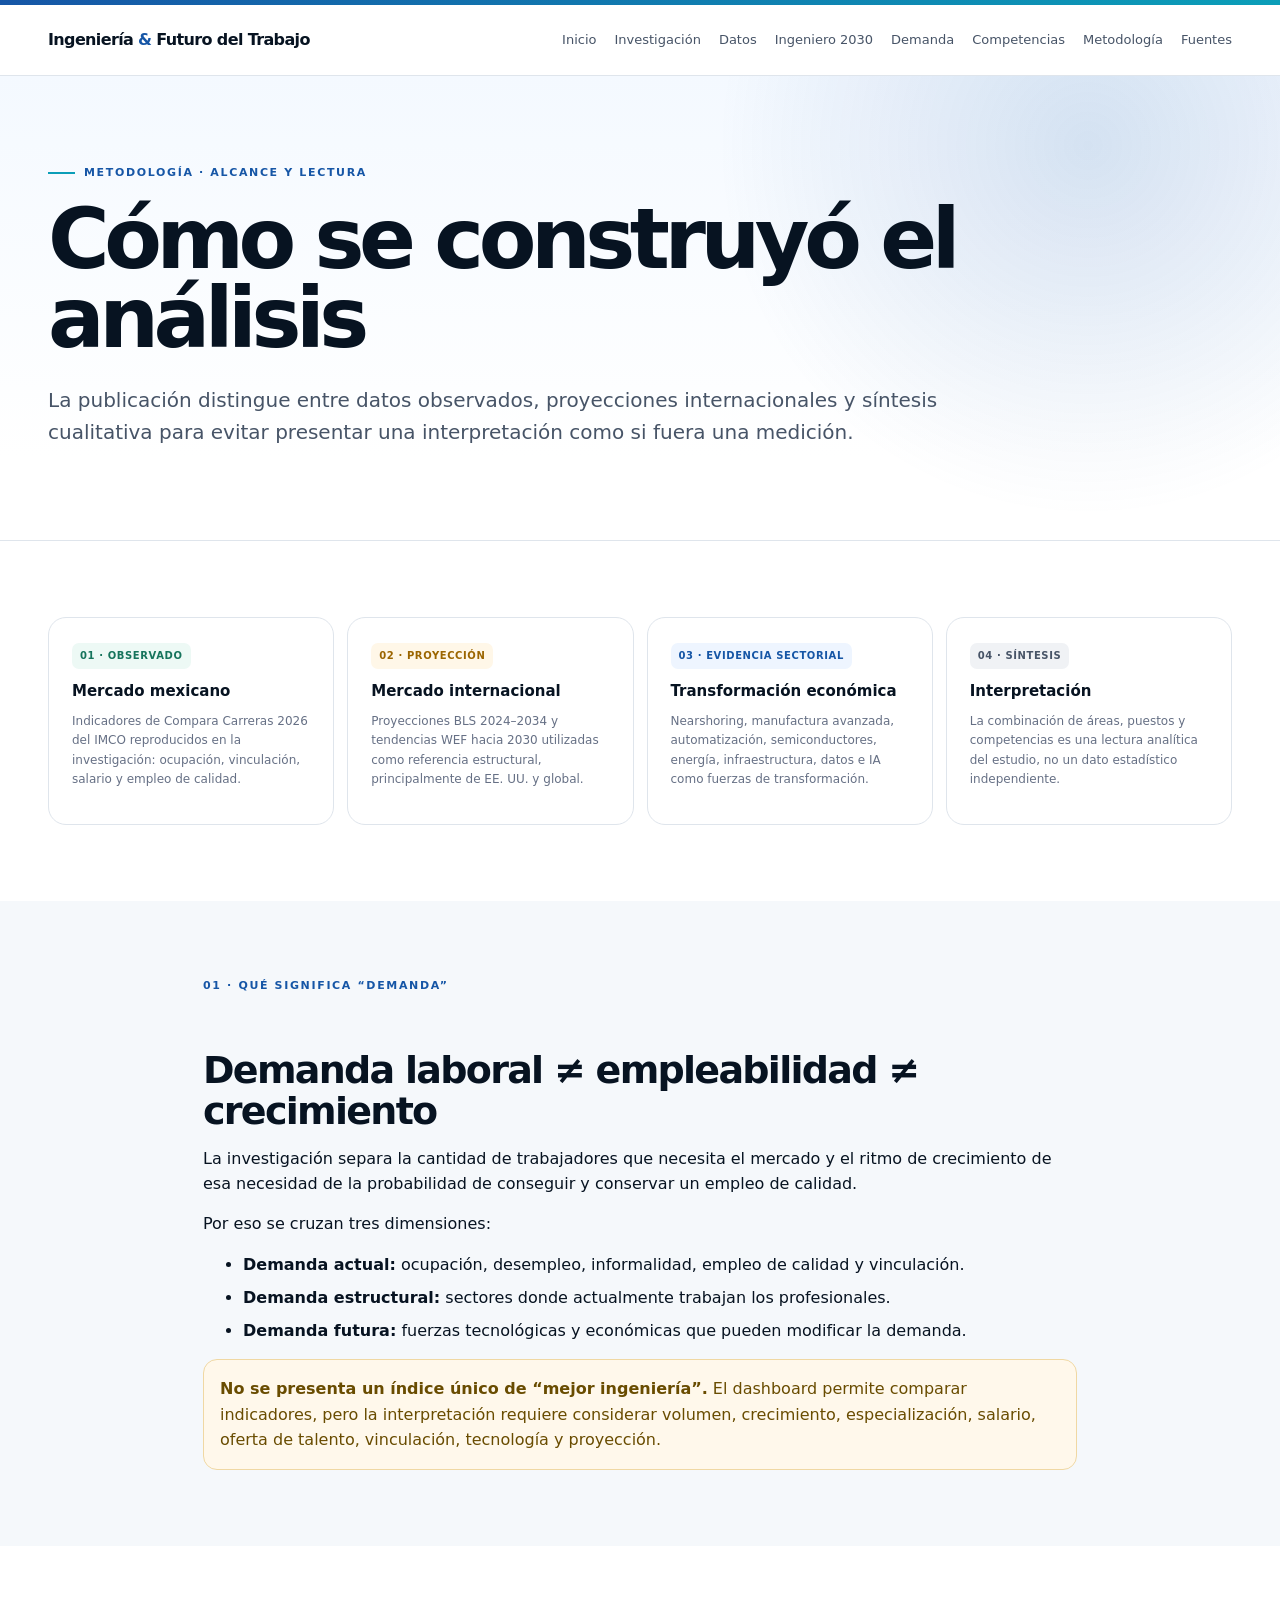
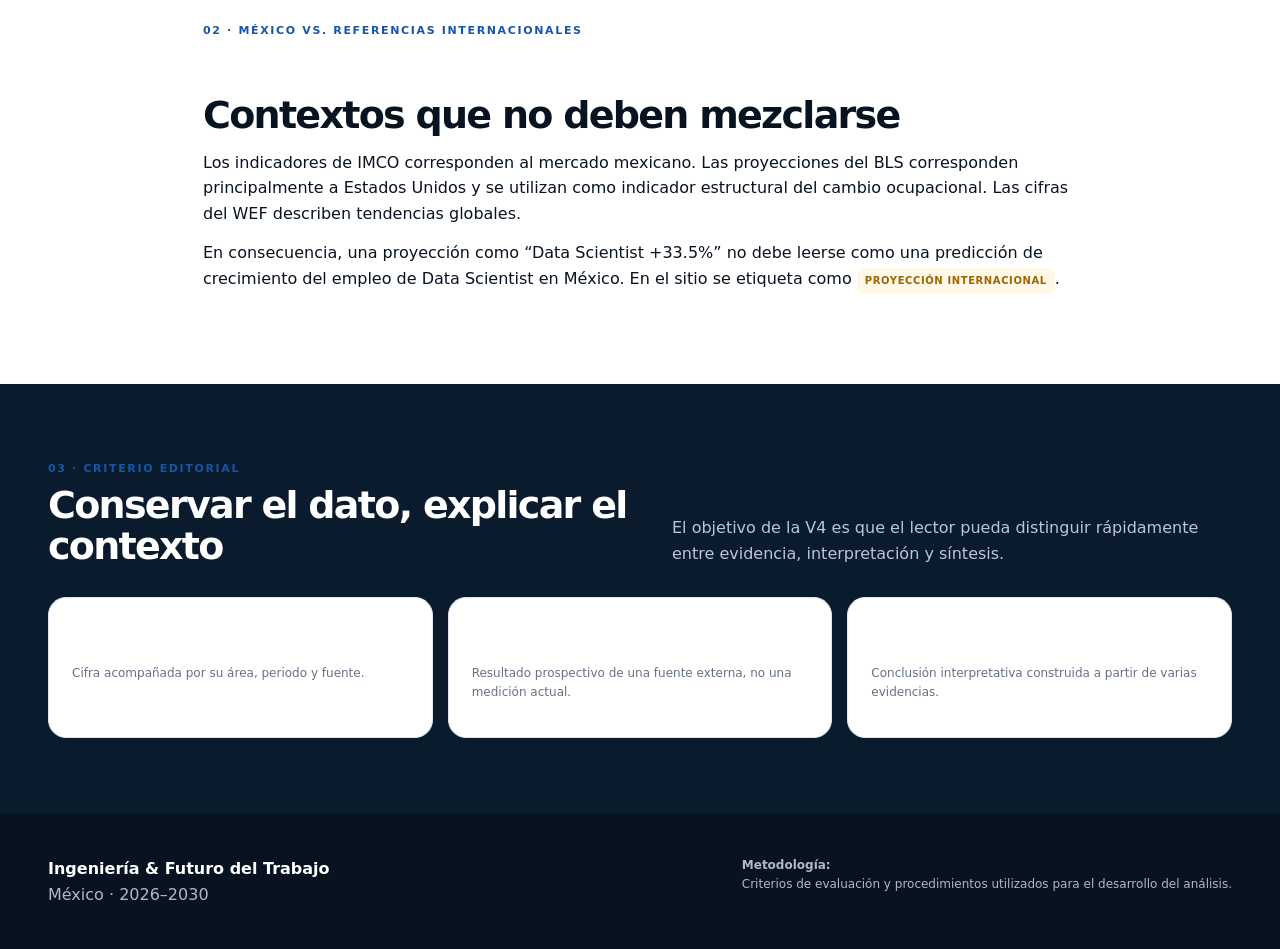
<file: research/employment_trends/methodology.html>
<!doctype html>
<html lang="es">
<head>
    <meta charset="utf-8">
    <meta name="viewport" content="width=device-width,initial-scale=1">
    <meta name="description" content="Metodología y alcance de la investigación Ingeniería & Futuro del Trabajo.">
    <meta name="author" content="Sidhartha Manríquez González">
    <link rel="icon" href="favicon.svg" type="image/svg+xml">
    <style>
        :root {
            --ink: #071321;
            --navy: #0b1b2e;
            --blue: #1656a6;
            --cyan: #0b9eb8;
            --muted: #667085;
            --line: #dfe5ec;
            --paper: #f5f8fb;
            --white: #fff;
            --max: 1240px;
            --r: 18px;
            --shadow: 0 18px 55px rgba(13, 35, 65, .10)
        }

        * {
            box-sizing: border-box
        }

        html {
            scroll-behavior: smooth
        }

        body {
            margin: 0;
            font-family: Inter, ui-sans-serif, system-ui, -apple-system, BlinkMacSystemFont, "Segoe UI", sans-serif;
            color: var(--ink);
            background: #fff;
            line-height: 1.6
        }

        a {
            color: inherit
        }

        .top {
            height: 5px;
            background: linear-gradient(90deg, var(--blue), var(--cyan))
        }

        .container {
            max-width: var(--max);
            margin: auto;
            padding: 0 28px
        }

        nav {
            position: sticky;
            top: 0;
            z-index: 100;
            background: rgba(255, 255, 255, .96);
            backdrop-filter: blur(14px);
            border-bottom: 1px solid var(--line)
        }

        .navin {
            height: 70px;
            display: flex;
            align-items: center;
            justify-content: space-between;
            gap: 20px
        }

        .brand {
            text-decoration: none;
            font-weight: 900;
            letter-spacing: -.04em
        }

        .brand span {
            color: var(--blue)
        }

        .navlinks {
            display: flex;
            gap: 18px;
            font-size: 13px;
            color: #475467
        }

        .navlinks a {
            text-decoration: none
        }

        .navlinks a:hover {
            color: var(--blue)
        }

        .hero {
            padding: 88px 0 72px;
            background: radial-gradient(circle at 85% 15%, rgba(22, 86, 166, .15), transparent 32%), linear-gradient(180deg, #f4f9ff, #fff 82%);
            border-bottom: 1px solid var(--line)
        }

        .eyebrow, .kicker {
            color: var(--blue);
            font-size: 11px;
            font-weight: 900;
            letter-spacing: .15em;
            text-transform: uppercase
        }

        .eyebrow:before {
            content: "";
            display: inline-block;
            width: 27px;
            height: 2px;
            background: var(--cyan);
            vertical-align: middle;
            margin-right: 9px
        }

        h1 {
            font-size: clamp(46px, 6.8vw, 84px);
            line-height: .95;
            letter-spacing: -.065em;
            max-width: 1100px;
            margin: 18px 0 25px
        }

        h1 em {
            font-style: normal;
            color: var(--blue)
        }

        h2 {
            font-size: 38px;
            line-height: 1.08;
            letter-spacing: -.045em;
            margin: 7px 0 0
        }

        h3 {
            line-height: 1.2
        }

        .lead {
            max-width: 900px;
            font-size: 20px;
            color: #475467
        }

        .meta, .actions, .tags {
            display: flex;
            gap: 8px;
            flex-wrap: wrap
        }

        .meta {
            margin: 26px 0
        }

        .pill {
            border: 1px solid var(--line);
            background: #fff;
            border-radius: 999px;
            padding: 7px 12px;
            font-size: 12px;
            color: #667085
        }

        .actions {
            margin-top: 26px
        }

        .btn {
            display: inline-block;
            padding: 12px 17px;
            border-radius: 10px;
            border: 1px solid var(--blue);
            font-size: 14px;
            font-weight: 850;
            text-decoration: none
        }

        .primary {
            background: var(--blue);
            color: #fff
        }

        .secondary {
            background: #fff;
            color: var(--blue)
        }

        section {
            padding: 76px 0
        }

        .dark {
            background: var(--navy);
            color: #fff
        }

        .soft {
            background: var(--paper)
        }

        .sectionhead {
            display: flex;
            justify-content: space-between;
            align-items: end;
            gap: 35px;
            margin-bottom: 30px
        }

        .sectionhead p {
            max-width: 560px;
            color: var(--muted);
            margin: 0
        }

        .dark .sectionhead p {
            color: #b9c6d7
        }

        .statement {
            font-size: 29px;
            line-height: 1.3;
            max-width: 980px;
            color: #dce7f5;
            margin: 22px 0 0
        }

        .statement strong {
            color: #fff
        }

        .cards {
            display: grid;
            grid-template-columns:repeat(4, 1fr);
            gap: 14px
        }

        .card, .panel, .figure {
            border: 1px solid var(--line);
            border-radius: var(--r);
            background: #fff;
            padding: 23px
        }

        .shadow {
            box-shadow: var(--shadow)
        }

        .number {
            font-size: 34px;
            font-weight: 900;
            letter-spacing: -.05em;
            color: var(--blue)
        }

        .small, .legend {
            font-size: 12px;
            color: var(--muted)
        }

        .card h3 {
            font-size: 15px;
            margin: 13px 0 0
        }

        .twocol {
            display: grid;
            grid-template-columns:1fr 1fr;
            gap: 22px
        }

        .three {
            display: grid;
            grid-template-columns:repeat(3, 1fr);
            gap: 15px
        }

        .quote {
            border-left: 4px solid var(--blue);
            padding: 17px 20px;
            background: #f5f8fd;
            border-radius: 0 12px 12px 0;
            font-size: 19px
        }

        .prose {
            max-width: 930px;
            font-size: 16px
        }

        .prose h2 {
            margin-top: 55px
        }

        .prose p {
            margin: 14px 0
        }

        .prose li {
            margin: 7px 0
        }

        .figure {
            padding: 14px;
            overflow: hidden
        }

        .figure img {
            display: block;
            width: 100%;
            height: auto;
            border-radius: 11px
        }

        .caption {
            font-size: 12px;
            color: var(--muted);
            padding: 9px 3px 0
        }

        .gridfig {
            display: grid;
            grid-template-columns:repeat(2, 1fr);
            gap: 18px
        }

        .chart {
            display: grid;
            gap: 12px;
            margin-top: 18px
        }

        .row {
            display: grid;
            grid-template-columns:200px 1fr 72px;
            gap: 12px;
            align-items: center;
            font-size: 13px
        }

        .track {
            height: 11px;
            background: #edf1f6;
            border-radius: 20px;
            overflow: hidden
        }

        .fill {
            height: 100%;
            background: linear-gradient(90deg, var(--blue), var(--cyan));
            border-radius: 20px
        }

        .row b {
            text-align: right
        }

        .bar2 {
            height: 9px;
            background: #eef2f6;
            border-radius: 20px;
            overflow: hidden
        }

        .bar2 span {
            display: block;
            height: 100%;
            background: var(--blue)
        }

        .tablewrap {
            overflow: auto;
            border: 1px solid var(--line);
            border-radius: 16px;
            background: #fff;
            box-shadow: var(--shadow)
        }

        table {
            border-collapse: collapse;
            width: 100%;
            min-width: 980px;
            font-size: 13px
        }

        th, td {
            padding: 13px 12px;
            border-bottom: 1px solid var(--line);
            text-align: left;
            white-space: nowrap
        }

        th {
            background: #f4f7fa;
            color: #344054;
            font-size: 11px;
            text-transform: uppercase;
            letter-spacing: .05em;
            position: sticky;
            top: 0;
            z-index: 2
        }

        tbody tr:hover {
            background: #f8fbff
        }

        .rank {
            font-weight: 900;
            color: var(--blue)
        }

        .source-note {
            font-size: 11px;
            color: var(--muted);
            margin-top: 10px
        }

        .controls {
            display: flex;
            gap: 10px;
            flex-wrap: wrap;
            margin: 15px 0
        }

        .controls input, .controls select {
            border: 1px solid var(--line);
            border-radius: 9px;
            padding: 10px 12px;
            font: inherit;
            background: #fff
        }

        .score {
            font-weight: 850
        }

        .timeline {
            position: relative;
            display: grid;
            grid-template-columns:repeat(5, 1fr);
            gap: 10px;
            margin-top: 28px
        }

        .timeline:before {
            content: "";
            position: absolute;
            left: 5%;
            right: 5%;
            top: 20px;
            height: 2px;
            background: #cbd5e1
        }

        .time {
            position: relative;
            padding-top: 42px
        }

        .dot {
            position: absolute;
            top: 14px;
            left: 0;
            width: 13px;
            height: 13px;
            border-radius: 50%;
            background: var(--blue);
            border: 3px solid #fff;
            box-shadow: 0 0 0 1px var(--blue)
        }

        .time h3 {
            font-size: 15px;
            margin: 8px 0
        }

        .time p {
            font-size: 12px;
            color: var(--muted);
            margin: 0
        }

        .explorer {
            display: grid;
            grid-template-columns:260px 1fr;
            gap: 18px
        }

        .tabs {
            display: grid;
            gap: 7px
        }

        .tab {
            border: 1px solid #2a3b53;
            background: #101f33;
            color: #dce6f5;
            border-radius: 10px;
            padding: 11px 13px;
            text-align: left;
            font-weight: 750;
            font-size: 13px;
            cursor: pointer
        }

        .tab.active {
            background: #173d76;
            border-color: #2f68ae;
            color: #fff
        }

        .profile {
            border: 1px solid #2a3951;
            border-radius: 18px;
            background: #101f33;
            padding: 25px
        }

        .profile h3 {
            margin: 0;
            font-size: 24px
        }

        .profile .desc {
            color: #b9c6d7;
            font-size: 14px
        }

        .profile h4 {
            margin-bottom: 5px
        }

        .tag {
            padding: 6px 9px;
            border-radius: 7px;
            background: #edf4ff;
            color: var(--blue);
            font-size: 11px;
            font-weight: 850
        }

        .method {
            display: grid;
            grid-template-columns:repeat(4, 1fr);
            gap: 13px
        }

        .method .card {
            min-height: 155px
        }

        .badge {
            display: inline-block;
            padding: 5px 8px;
            border-radius: 7px;
            font-size: 10px;
            font-weight: 900;
            text-transform: uppercase;
            letter-spacing: .06em;
            background: #eef5ff;
            color: var(--blue)
        }

        .badge.green {
            background: #edf9f5;
            color: #16745c
        }

        .badge.gold {
            background: #fff7e8;
            color: #9b6500
        }

        .badge.gray {
            background: #f0f2f5;
            color: #475467
        }

        .audit {
            background: #fff8eb;
            border: 1px solid #f0d8a3;
            border-radius: 14px;
            padding: 16px;
            color: #694c00
        }

        footer {
            background: #071321;
            color: #aeb9ca;
            padding: 42px 0
        }

        .foot {
            display: flex;
            justify-content: space-between;
            gap: 30px
        }

        .foot b {
            color: #fff
        }

        .foot p {
            font-size: 12px;
            max-width: 720px;
            margin: 0
        }

        .links {
            display: flex;
            gap: 10px;
            flex-wrap: wrap
        }

        .links a {
            color: #dce6f5;
            text-decoration: none;
            font-size: 12px
        }

        @media (max-width: 950px) {
            .navlinks {
                display: none
            }

            .cards, .method {
                grid-template-columns:1fr 1fr
            }

            .twocol, .three, .gridfig {
                grid-template-columns:1fr
            }

            .explorer {
                grid-template-columns:1fr
            }

            .timeline {
                grid-template-columns:1fr 1fr
            }

            .timeline:before {
                display: none
            }

            .sectionhead {
                display: block
            }

            .sectionhead p {
                margin-top: 14px
            }
        }

        @media (max-width: 600px) {
            .container {
                padding: 0 18px
            }

            .hero {
                padding: 62px 0
            }

            .cards, .method {
                grid-template-columns:1fr
            }

            h2 {
                font-size: 31px
            }

            .statement {
                font-size: 22px
            }

            .lead {
                font-size: 17px
            }

            .row {
                grid-template-columns:130px 1fr 54px
            }

            section {
                padding: 55px 0
            }

            .foot {
                display: block
            }

            .foot p {
                margin-top: 16px
            }
        }

    </style>
    <title>Metodología | Ingeniería & Futuro del Trabajo</title></head>
<body>
<div class="top"></div>
<nav>
    <div class="container navin">
        <a class="brand" href="index.html" aria-label="Ir al inicio">Ingeniería <span>&amp;</span> Futuro del Trabajo</a>
        <div class="navlinks" aria-label="Navegación principal">
            <a href="index.html">Inicio</a>
            <a href="research.html">Investigación</a>
            <a href="data.html">Datos</a>
            <a href="engineer2030.html">Ingeniero 2030</a>
            <a href="research.html#demanda">Demanda</a>
            <a href="research.html#competencias">Competencias</a>
            <a href="./methodology.html">Metodología</a>
            <a href="references.html">Fuentes</a>
        </div>
    </div>
</nav>
<header class="hero">
    <div class="container">
        <div class="eyebrow">Metodología · Alcance y lectura</div>
        <h1>Cómo se construyó el análisis</h1>
        <p class="lead">La publicación distingue entre datos observados, proyecciones internacionales y síntesis
            cualitativa para evitar presentar una interpretación como si fuera una medición.</p></div>
</header>
<section>
    <div class="container">
        <div class="method">
            <div class="card"><span class="badge green">01 · Observado</span>
                <h3>Mercado mexicano</h3>
                <p class="small">Indicadores de Compara Carreras 2026 del IMCO reproducidos en la investigación:
                    ocupación, vinculación, salario y empleo de calidad.</p></div>
            <div class="card"><span class="badge gold">02 · Proyección</span>
                <h3>Mercado internacional</h3>
                <p class="small">Proyecciones BLS 2024–2034 y tendencias WEF hacia 2030 utilizadas como referencia
                    estructural, principalmente de EE. UU. y global.</p></div>
            <div class="card"><span class="badge">03 · Evidencia sectorial</span>
                <h3>Transformación económica</h3>
                <p class="small">Nearshoring, manufactura avanzada, automatización, semiconductores, energía,
                    infraestructura, datos e IA como fuerzas de transformación.</p></div>
            <div class="card"><span class="badge gray">04 · Síntesis</span>
                <h3>Interpretación</h3>
                <p class="small">La combinación de áreas, puestos y competencias es una lectura analítica del estudio,
                    no un dato estadístico independiente.</p></div>
        </div>
    </div>
</section>
<section class="soft">
    <div class="container prose">
        <div class="kicker">01 · Qué significa “demanda”</div>
        <h2>Demanda laboral ≠ empleabilidad ≠ crecimiento</h2>
        <p>La investigación separa la cantidad de trabajadores que necesita el mercado y el ritmo de crecimiento de esa
            necesidad de la probabilidad de conseguir y conservar un empleo de calidad.</p>
        <p>Por eso se cruzan tres dimensiones:</p>
        <ul>
            <li><strong>Demanda actual:</strong> ocupación, desempleo, informalidad, empleo de calidad y vinculación.
            </li>
            <li><strong>Demanda estructural:</strong> sectores donde actualmente trabajan los profesionales.</li>
            <li><strong>Demanda futura:</strong> fuerzas tecnológicas y económicas que pueden modificar la demanda.</li>
        </ul>
        <div class="audit"><strong>No se presenta un índice único de “mejor ingeniería”.</strong> El dashboard permite
            comparar indicadores, pero la interpretación requiere considerar volumen, crecimiento, especialización,
            salario, oferta de talento, vinculación, tecnología y proyección.
        </div>
    </div>
</section>
<section>
    <div class="container prose">
        <div class="kicker">02 · México vs. referencias internacionales</div>
        <h2>Contextos que no deben mezclarse</h2>
        <p>Los indicadores de IMCO corresponden al mercado mexicano. Las proyecciones del BLS corresponden
            principalmente a Estados Unidos y se utilizan como indicador estructural del cambio ocupacional. Las cifras
            del WEF describen tendencias globales.</p>
        <p>En consecuencia, una proyección como “Data Scientist +33.5%” no debe leerse como una predicción de
            crecimiento del empleo de Data Scientist en México. En el sitio se etiqueta como <span class="badge gold">Proyección internacional</span>.
        </p></div>
</section>
<section class="dark">
    <div class="container">
        <div class="sectionhead">
            <div>
                <div class="kicker">03 · Criterio editorial</div>
                <h2>Conservar el dato, explicar el contexto</h2></div>
            <p>El objetivo de la V4 es que el lector pueda distinguir rápidamente entre evidencia, interpretación y
                síntesis.</p></div>
        <div class="three">
            <div class="card"><h3>Dato</h3>
                <p class="small">Cifra acompañada por su área, periodo y fuente.</p></div>
            <div class="card"><h3>Proyección</h3>
                <p class="small">Resultado prospectivo de una fuente externa, no una medición actual.</p></div>
            <div class="card"><h3>Síntesis</h3>
                <p class="small">Conclusión interpretativa construida a partir de varias evidencias.</p></div>
        </div>
    </div>
</section>
<footer>
    <div class="container foot">
        <div><b>Ingeniería & Futuro del Trabajo</b>
            <div>México · 2026–2030</div>
        </div>
        <p><strong>Metodología:</strong><br> Criterios de evaluación y procedimientos utilizados para el desarrollo del
            análisis.</p></div>
</footer>
</body>
</html>
</file>
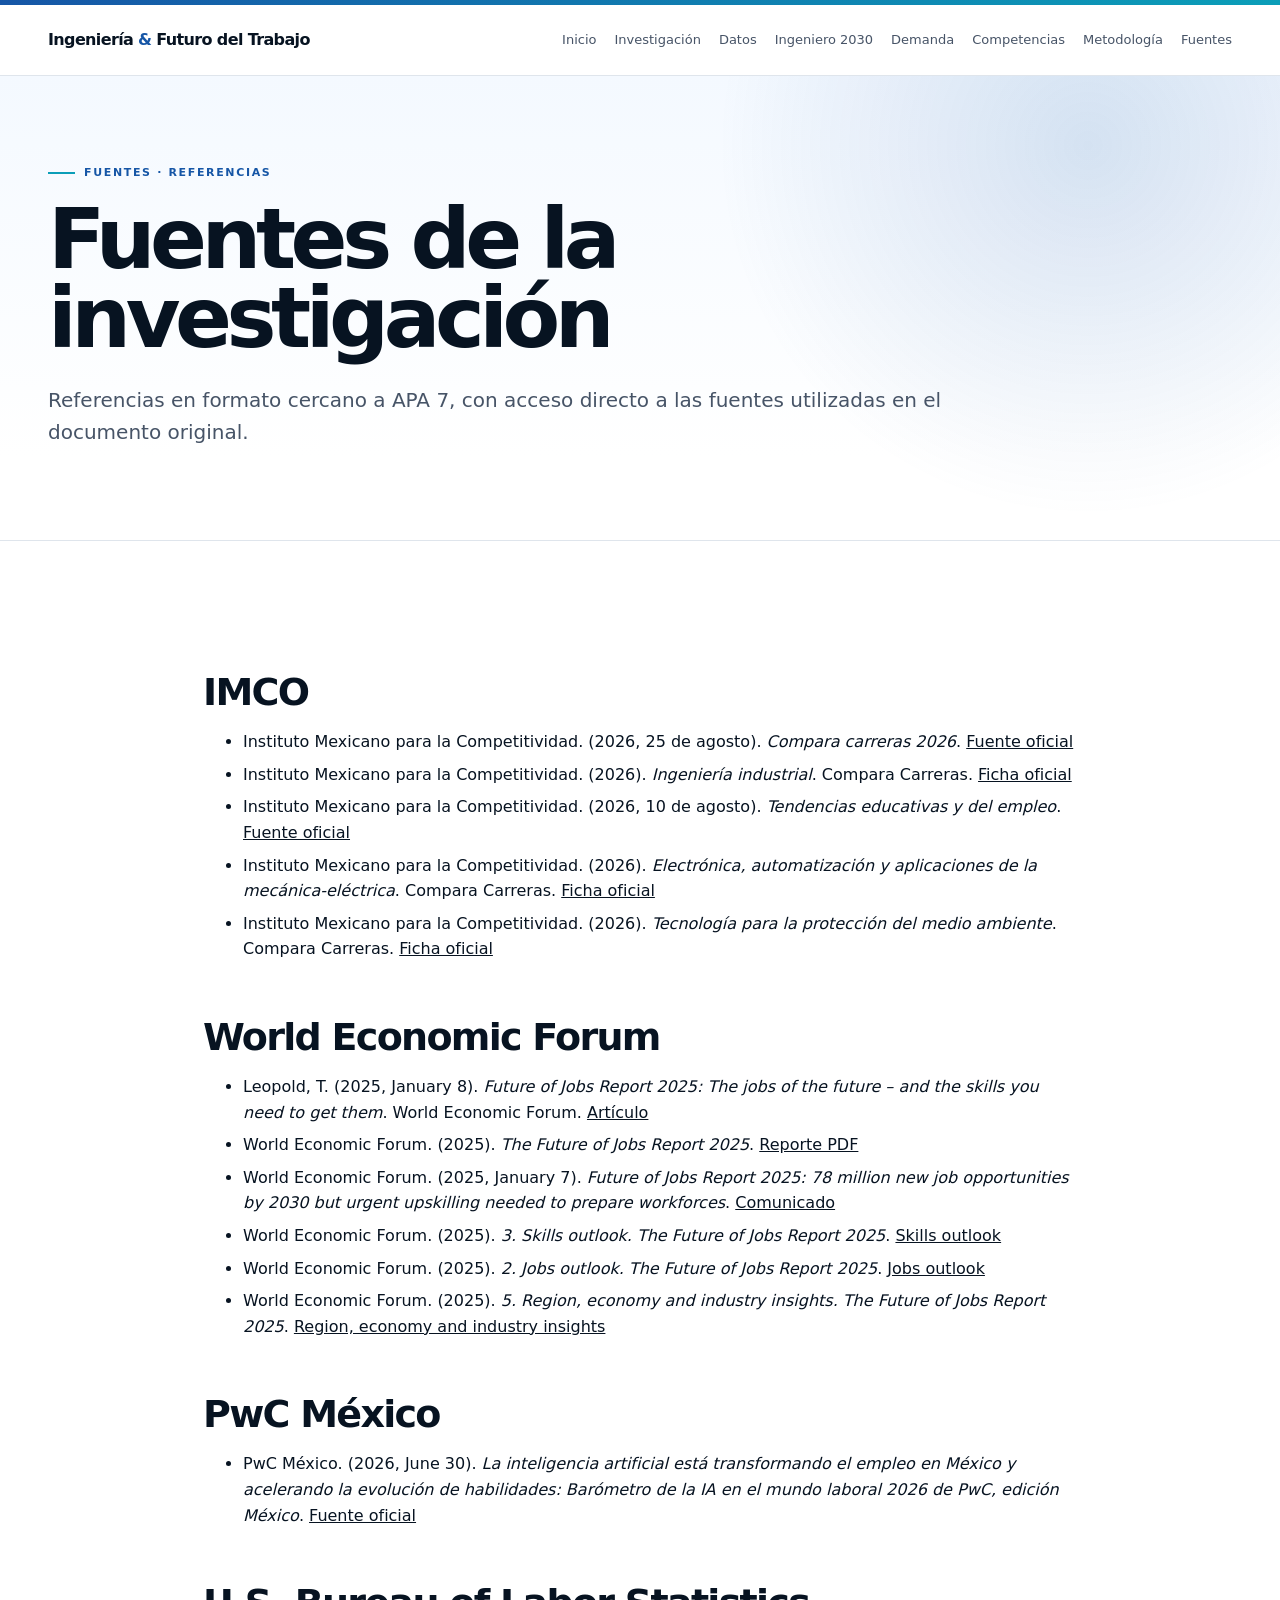
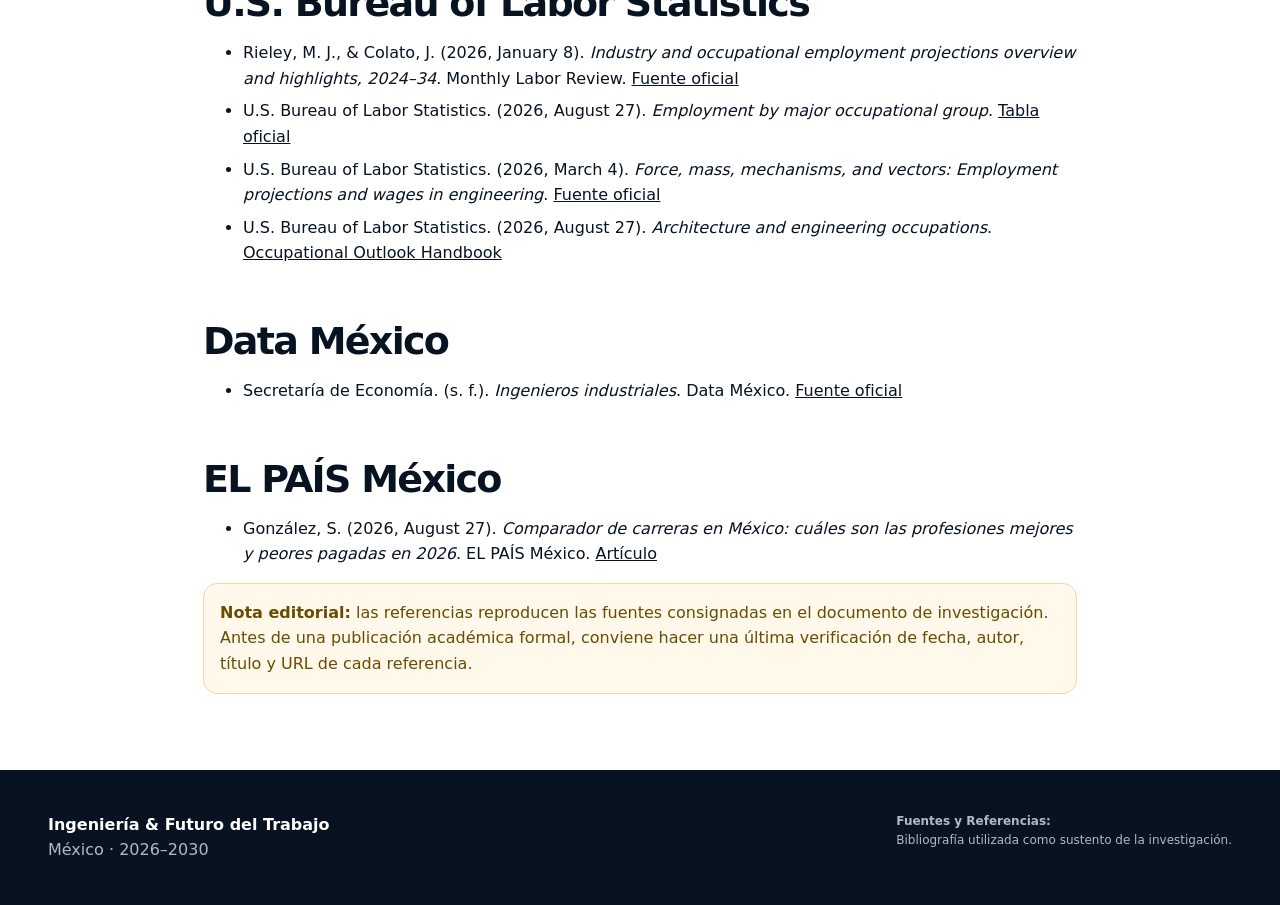
<file: research/employment_trends/references.html>
<!doctype html>
<html lang="es">
<head>
    <meta charset="utf-8">
    <meta name="viewport" content="width=device-width,initial-scale=1">
    <meta name="description"
          content="Referencias y fuentes de la investigación sobre transformación del mercado laboral de la ingeniería.">
    <meta name="author" content="Sidhartha Manríquez González">
    <link rel="icon" href="favicon.svg" type="image/svg+xml">
    <style>
        :root {
            --ink: #071321;
            --navy: #0b1b2e;
            --blue: #1656a6;
            --cyan: #0b9eb8;
            --muted: #667085;
            --line: #dfe5ec;
            --paper: #f5f8fb;
            --white: #fff;
            --max: 1240px;
            --r: 18px;
            --shadow: 0 18px 55px rgba(13, 35, 65, .10)
        }

        * {
            box-sizing: border-box
        }

        html {
            scroll-behavior: smooth
        }

        body {
            margin: 0;
            font-family: Inter, ui-sans-serif, system-ui, -apple-system, BlinkMacSystemFont, "Segoe UI", sans-serif;
            color: var(--ink);
            background: #fff;
            line-height: 1.6
        }

        a {
            color: inherit
        }

        .top {
            height: 5px;
            background: linear-gradient(90deg, var(--blue), var(--cyan))
        }

        .container {
            max-width: var(--max);
            margin: auto;
            padding: 0 28px
        }

        nav {
            position: sticky;
            top: 0;
            z-index: 100;
            background: rgba(255, 255, 255, .96);
            backdrop-filter: blur(14px);
            border-bottom: 1px solid var(--line)
        }

        .navin {
            height: 70px;
            display: flex;
            align-items: center;
            justify-content: space-between;
            gap: 20px
        }

        .brand {
            text-decoration: none;
            font-weight: 900;
            letter-spacing: -.04em
        }

        .brand span {
            color: var(--blue)
        }

        .navlinks {
            display: flex;
            gap: 18px;
            font-size: 13px;
            color: #475467
        }

        .navlinks a {
            text-decoration: none
        }

        .navlinks a:hover {
            color: var(--blue)
        }

        .hero {
            padding: 88px 0 72px;
            background: radial-gradient(circle at 85% 15%, rgba(22, 86, 166, .15), transparent 32%), linear-gradient(180deg, #f4f9ff, #fff 82%);
            border-bottom: 1px solid var(--line)
        }

        .eyebrow, .kicker {
            color: var(--blue);
            font-size: 11px;
            font-weight: 900;
            letter-spacing: .15em;
            text-transform: uppercase
        }

        .eyebrow:before {
            content: "";
            display: inline-block;
            width: 27px;
            height: 2px;
            background: var(--cyan);
            vertical-align: middle;
            margin-right: 9px
        }

        h1 {
            font-size: clamp(46px, 6.8vw, 84px);
            line-height: .95;
            letter-spacing: -.065em;
            max-width: 1100px;
            margin: 18px 0 25px
        }

        h1 em {
            font-style: normal;
            color: var(--blue)
        }

        h2 {
            font-size: 38px;
            line-height: 1.08;
            letter-spacing: -.045em;
            margin: 7px 0 0
        }

        h3 {
            line-height: 1.2
        }

        .lead {
            max-width: 900px;
            font-size: 20px;
            color: #475467
        }

        .meta, .actions, .tags {
            display: flex;
            gap: 8px;
            flex-wrap: wrap
        }

        .meta {
            margin: 26px 0
        }

        .pill {
            border: 1px solid var(--line);
            background: #fff;
            border-radius: 999px;
            padding: 7px 12px;
            font-size: 12px;
            color: #667085
        }

        .actions {
            margin-top: 26px
        }

        .btn {
            display: inline-block;
            padding: 12px 17px;
            border-radius: 10px;
            border: 1px solid var(--blue);
            font-size: 14px;
            font-weight: 850;
            text-decoration: none
        }

        .primary {
            background: var(--blue);
            color: #fff
        }

        .secondary {
            background: #fff;
            color: var(--blue)
        }

        section {
            padding: 76px 0
        }

        .dark {
            background: var(--navy);
            color: #fff
        }

        .soft {
            background: var(--paper)
        }

        .sectionhead {
            display: flex;
            justify-content: space-between;
            align-items: end;
            gap: 35px;
            margin-bottom: 30px
        }

        .sectionhead p {
            max-width: 560px;
            color: var(--muted);
            margin: 0
        }

        .dark .sectionhead p {
            color: #b9c6d7
        }

        .statement {
            font-size: 29px;
            line-height: 1.3;
            max-width: 980px;
            color: #dce7f5;
            margin: 22px 0 0
        }

        .statement strong {
            color: #fff
        }

        .cards {
            display: grid;
            grid-template-columns:repeat(4, 1fr);
            gap: 14px
        }

        .card, .panel, .figure {
            border: 1px solid var(--line);
            border-radius: var(--r);
            background: #fff;
            padding: 23px
        }

        .shadow {
            box-shadow: var(--shadow)
        }

        .number {
            font-size: 34px;
            font-weight: 900;
            letter-spacing: -.05em;
            color: var(--blue)
        }

        .small, .legend {
            font-size: 12px;
            color: var(--muted)
        }

        .card h3 {
            font-size: 15px;
            margin: 13px 0 0
        }

        .twocol {
            display: grid;
            grid-template-columns:1fr 1fr;
            gap: 22px
        }

        .three {
            display: grid;
            grid-template-columns:repeat(3, 1fr);
            gap: 15px
        }

        .quote {
            border-left: 4px solid var(--blue);
            padding: 17px 20px;
            background: #f5f8fd;
            border-radius: 0 12px 12px 0;
            font-size: 19px
        }

        .prose {
            max-width: 930px;
            font-size: 16px
        }

        .prose h2 {
            margin-top: 55px
        }

        .prose p {
            margin: 14px 0
        }

        .prose li {
            margin: 7px 0
        }

        .figure {
            padding: 14px;
            overflow: hidden
        }

        .figure img {
            display: block;
            width: 100%;
            height: auto;
            border-radius: 11px
        }

        .caption {
            font-size: 12px;
            color: var(--muted);
            padding: 9px 3px 0
        }

        .gridfig {
            display: grid;
            grid-template-columns:repeat(2, 1fr);
            gap: 18px
        }

        .chart {
            display: grid;
            gap: 12px;
            margin-top: 18px
        }

        .row {
            display: grid;
            grid-template-columns:200px 1fr 72px;
            gap: 12px;
            align-items: center;
            font-size: 13px
        }

        .track {
            height: 11px;
            background: #edf1f6;
            border-radius: 20px;
            overflow: hidden
        }

        .fill {
            height: 100%;
            background: linear-gradient(90deg, var(--blue), var(--cyan));
            border-radius: 20px
        }

        .row b {
            text-align: right
        }

        .bar2 {
            height: 9px;
            background: #eef2f6;
            border-radius: 20px;
            overflow: hidden
        }

        .bar2 span {
            display: block;
            height: 100%;
            background: var(--blue)
        }

        .tablewrap {
            overflow: auto;
            border: 1px solid var(--line);
            border-radius: 16px;
            background: #fff;
            box-shadow: var(--shadow)
        }

        table {
            border-collapse: collapse;
            width: 100%;
            min-width: 980px;
            font-size: 13px
        }

        th, td {
            padding: 13px 12px;
            border-bottom: 1px solid var(--line);
            text-align: left;
            white-space: nowrap
        }

        th {
            background: #f4f7fa;
            color: #344054;
            font-size: 11px;
            text-transform: uppercase;
            letter-spacing: .05em;
            position: sticky;
            top: 0;
            z-index: 2
        }

        tbody tr:hover {
            background: #f8fbff
        }

        .rank {
            font-weight: 900;
            color: var(--blue)
        }

        .source-note {
            font-size: 11px;
            color: var(--muted);
            margin-top: 10px
        }

        .controls {
            display: flex;
            gap: 10px;
            flex-wrap: wrap;
            margin: 15px 0
        }

        .controls input, .controls select {
            border: 1px solid var(--line);
            border-radius: 9px;
            padding: 10px 12px;
            font: inherit;
            background: #fff
        }

        .score {
            font-weight: 850
        }

        .timeline {
            position: relative;
            display: grid;
            grid-template-columns:repeat(5, 1fr);
            gap: 10px;
            margin-top: 28px
        }

        .timeline:before {
            content: "";
            position: absolute;
            left: 5%;
            right: 5%;
            top: 20px;
            height: 2px;
            background: #cbd5e1
        }

        .time {
            position: relative;
            padding-top: 42px
        }

        .dot {
            position: absolute;
            top: 14px;
            left: 0;
            width: 13px;
            height: 13px;
            border-radius: 50%;
            background: var(--blue);
            border: 3px solid #fff;
            box-shadow: 0 0 0 1px var(--blue)
        }

        .time h3 {
            font-size: 15px;
            margin: 8px 0
        }

        .time p {
            font-size: 12px;
            color: var(--muted);
            margin: 0
        }

        .explorer {
            display: grid;
            grid-template-columns:260px 1fr;
            gap: 18px
        }

        .tabs {
            display: grid;
            gap: 7px
        }

        .tab {
            border: 1px solid #2a3b53;
            background: #101f33;
            color: #dce6f5;
            border-radius: 10px;
            padding: 11px 13px;
            text-align: left;
            font-weight: 750;
            font-size: 13px;
            cursor: pointer
        }

        .tab.active {
            background: #173d76;
            border-color: #2f68ae;
            color: #fff
        }

        .profile {
            border: 1px solid #2a3951;
            border-radius: 18px;
            background: #101f33;
            padding: 25px
        }

        .profile h3 {
            margin: 0;
            font-size: 24px
        }

        .profile .desc {
            color: #b9c6d7;
            font-size: 14px
        }

        .profile h4 {
            margin-bottom: 5px
        }

        .tag {
            padding: 6px 9px;
            border-radius: 7px;
            background: #edf4ff;
            color: var(--blue);
            font-size: 11px;
            font-weight: 850
        }

        .method {
            display: grid;
            grid-template-columns:repeat(4, 1fr);
            gap: 13px
        }

        .method .card {
            min-height: 155px
        }

        .badge {
            display: inline-block;
            padding: 5px 8px;
            border-radius: 7px;
            font-size: 10px;
            font-weight: 900;
            text-transform: uppercase;
            letter-spacing: .06em;
            background: #eef5ff;
            color: var(--blue)
        }

        .badge.green {
            background: #edf9f5;
            color: #16745c
        }

        .badge.gold {
            background: #fff7e8;
            color: #9b6500
        }

        .badge.gray {
            background: #f0f2f5;
            color: #475467
        }

        .audit {
            background: #fff8eb;
            border: 1px solid #f0d8a3;
            border-radius: 14px;
            padding: 16px;
            color: #694c00
        }

        footer {
            background: #071321;
            color: #aeb9ca;
            padding: 42px 0
        }

        .foot {
            display: flex;
            justify-content: space-between;
            gap: 30px
        }

        .foot b {
            color: #fff
        }

        .foot p {
            font-size: 12px;
            max-width: 720px;
            margin: 0
        }

        .links {
            display: flex;
            gap: 10px;
            flex-wrap: wrap
        }

        .links a {
            color: #dce6f5;
            text-decoration: none;
            font-size: 12px
        }

        @media (max-width: 950px) {
            .navlinks {
                display: none
            }

            .cards, .method {
                grid-template-columns:1fr 1fr
            }

            .twocol, .three, .gridfig {
                grid-template-columns:1fr
            }

            .explorer {
                grid-template-columns:1fr
            }

            .timeline {
                grid-template-columns:1fr 1fr
            }

            .timeline:before {
                display: none
            }

            .sectionhead {
                display: block
            }

            .sectionhead p {
                margin-top: 14px
            }
        }

        @media (max-width: 600px) {
            .container {
                padding: 0 18px
            }

            .hero {
                padding: 62px 0
            }

            .cards, .method {
                grid-template-columns:1fr
            }

            h2 {
                font-size: 31px
            }

            .statement {
                font-size: 22px
            }

            .lead {
                font-size: 17px
            }

            .row {
                grid-template-columns:130px 1fr 54px
            }

            section {
                padding: 55px 0
            }

            .foot {
                display: block
            }

            .foot p {
                margin-top: 16px
            }
        }

    </style>
    <title>Referencias | Ingeniería & Futuro del Trabajo</title></head>
<body>
<div class="top"></div>
<nav>
    <div class="container navin">
        <a class="brand" href="index.html" aria-label="Ir al inicio">Ingeniería <span>&amp;</span> Futuro del Trabajo</a>
        <div class="navlinks" aria-label="Navegación principal">
            <a href="index.html">Inicio</a>
            <a href="research.html">Investigación</a>
            <a href="data.html">Datos</a>
            <a href="engineer2030.html">Ingeniero 2030</a>
            <a href="research.html#demanda">Demanda</a>
            <a href="research.html#competencias">Competencias</a>
            <a href="methodology.html">Metodología</a>
            <a href="./references.html">Fuentes</a>
        </div>
    </div>
</nav>
<header class="hero">
    <div class="container">
        <div class="eyebrow">Fuentes · Referencias</div>
        <h1>Fuentes de la investigación</h1>
        <p class="lead">Referencias en formato cercano a APA 7, con acceso directo a las fuentes utilizadas en el
            documento original.</p></div>
</header>
<section>
    <div class="container prose"><h2>IMCO</h2>
        <ul>
            <li>Instituto Mexicano para la Competitividad. (2026, 25 de agosto). <em>Compara carreras 2026</em>. <a
                    href="https://imco.org.mx/compara-carreras-2026/" target="_blank" rel="noopener">Fuente oficial</a>
            </li>
            <li>Instituto Mexicano para la Competitividad. (2026). <em>Ingeniería industrial</em>. Compara Carreras. <a
                    href="https://comparacarreras.imco.org.mx/ingeniería_industrial/" target="_blank" rel="noopener">Ficha
                oficial</a></li>
            <li>Instituto Mexicano para la Competitividad. (2026, 10 de agosto). <em>Tendencias educativas y del
                empleo</em>. <a href="https://imco.org.mx/tendencias-educativas-y-del-empleo/" target="_blank"
                                rel="noopener">Fuente oficial</a></li>
            <li>Instituto Mexicano para la Competitividad. (2026). <em>Electrónica, automatización y aplicaciones de la
                mecánica-eléctrica</em>. Compara Carreras. <a
                    href="https://comparacarreras.imco.org.mx/electrónica_automatización_y_aplicaciones_de_la_mecánica-eléctrica/"
                    target="_blank" rel="noopener">Ficha oficial</a></li>
            <li>Instituto Mexicano para la Competitividad. (2026). <em>Tecnología para la protección del medio
                ambiente</em>. Compara Carreras. <a
                    href="https://comparacarreras.imco.org.mx/tecnología_para_la_protección_del_medio_ambiente/"
                    target="_blank" rel="noopener">Ficha oficial</a></li>
        </ul>
        <h2>World Economic Forum</h2>
        <ul>
            <li>Leopold, T. (2025, January 8). <em>Future of Jobs Report 2025: The jobs of the future – and the skills
                you need to get them</em>. World Economic Forum. <a
                    href="https://www.weforum.org/stories/jobs-and-the-future-of-work/future-of-jobs-report-2025-jobs-of-the-future-and-the-skills-you-need-to-get-them/"
                    target="_blank" rel="noopener">Artículo</a></li>
            <li>World Economic Forum. (2025). <em>The Future of Jobs Report 2025</em>. <a
                    href="https://reports.weforum.org/docs/WEF_Future_of_Jobs_Report_2025.pdf" target="_blank"
                    rel="noopener">Reporte PDF</a></li>
            <li>World Economic Forum. (2025, January 7). <em>Future of Jobs Report 2025: 78 million new job
                opportunities by 2030 but urgent upskilling needed to prepare workforces</em>. <a
                    href="https://www.weforum.org/press/2025/01/future-of-jobs-report-2025-78-million-new-job-opportunities-by-2030-but-urgent-upskilling-needed-to-prepare-workforces/"
                    target="_blank" rel="noopener">Comunicado</a></li>
            <li>World Economic Forum. (2025). <em>3. Skills outlook. The Future of Jobs Report 2025</em>. <a
                    href="https://www.weforum.org/publications/the-future-of-jobs-report-2025/in-full/3-skills-outlook/"
                    target="_blank" rel="noopener">Skills outlook</a></li>
            <li>World Economic Forum. (2025). <em>2. Jobs outlook. The Future of Jobs Report 2025</em>. <a
                    href="https://www.weforum.org/publications/the-future-of-jobs-report-2025/in-full/2-jobs-outlook/"
                    target="_blank" rel="noopener">Jobs outlook</a></li>
            <li>World Economic Forum. (2025). <em>5. Region, economy and industry insights. The Future of Jobs Report
                2025</em>. <a
                    href="https://www.weforum.org/publications/the-future-of-jobs-report-2025/in-full/5-region-economy-and-industry-insights/"
                    target="_blank" rel="noopener">Region, economy and industry insights</a></li>
        </ul>
        <h2>PwC México</h2>
        <ul>
            <li>PwC México. (2026, June 30). <em>La inteligencia artificial está transformando el empleo en México y
                acelerando la evolución de habilidades: Barómetro de la IA en el mundo laboral 2026 de PwC, edición
                México</em>. <a href="https://www.pwc.com/mx/es/prensa/barometro-ia-edicion-mexico-2026.html"
                                target="_blank" rel="noopener">Fuente oficial</a></li>
        </ul>
        <h2>U.S. Bureau of Labor Statistics</h2>
        <ul>
            <li>Rieley, M. J., &amp; Colato, J. (2026, January 8). <em>Industry and occupational employment projections
                overview and highlights, 2024–34</em>. Monthly Labor Review. <a
                    href="https://www.bls.gov/opub/mlr/2026/article/industry-and-occupational-employment-projections-overview.htm"
                    target="_blank" rel="noopener">Fuente oficial</a></li>
            <li>U.S. Bureau of Labor Statistics. (2026, August 27). <em>Employment by major occupational group</em>. <a
                    href="https://www.bls.gov/emp/tables/emp-by-major-occupational-group.htm" target="_blank"
                    rel="noopener">Tabla oficial</a></li>
            <li>U.S. Bureau of Labor Statistics. (2026, March 4). <em>Force, mass, mechanisms, and vectors: Employment
                projections and wages in engineering</em>. <a
                    href="https://www.bls.gov/opub/ted/2026/force-mass-mechanisms-and-vectors-employment-projections-and-wages-in-engineering.htm"
                    target="_blank" rel="noopener">Fuente oficial</a></li>
            <li>U.S. Bureau of Labor Statistics. (2026, August 27). <em>Architecture and engineering occupations</em>.
                <a href="https://www.bls.gov/ooh/architecture-and-engineering/home.htm" target="_blank" rel="noopener">Occupational
                    Outlook Handbook</a></li>
        </ul>
        <h2>Data México</h2>
        <ul>
            <li>Secretaría de Economía. (s. f.). <em>Ingenieros industriales</em>. Data México. <a
                    href="https://economia.gob.mx/datamexico/es/profile/occupation/ingenieros-industriales"
                    target="_blank" rel="noopener">Fuente oficial</a></li>
        </ul>
        <h2>EL PAÍS México</h2>
        <ul>
            <li>González, S. (2026, August 27). <em>Comparador de carreras en México: cuáles son las profesiones mejores
                y peores pagadas en 2026</em>. EL PAÍS México. <a
                    href="https://elpais.com/mexico/2026-08-27/comparador-de-carreras-en-mexico-cuales-son-las-profesiones-mejores-y-peores-pagadas-en-2026.html"
                    target="_blank" rel="noopener">Artículo</a></li>
        </ul>
        <div class="audit"><strong>Nota editorial:</strong> las referencias reproducen las fuentes consignadas en el
            documento de investigación. Antes de una publicación académica formal, conviene hacer una última
            verificación de fecha, autor, título y URL de cada referencia.
        </div>
    </div>
</section>
<footer>
    <div class="container foot">
        <div><b>Ingeniería & Futuro del Trabajo</b>
            <div>México · 2026–2030</div>
        </div>
        <p><strong>Fuentes y Referencias:</strong> <br>Bibliografía utilizada como sustento de la investigación.</p>
    </div>
</footer>
</body>
</html>
</file>
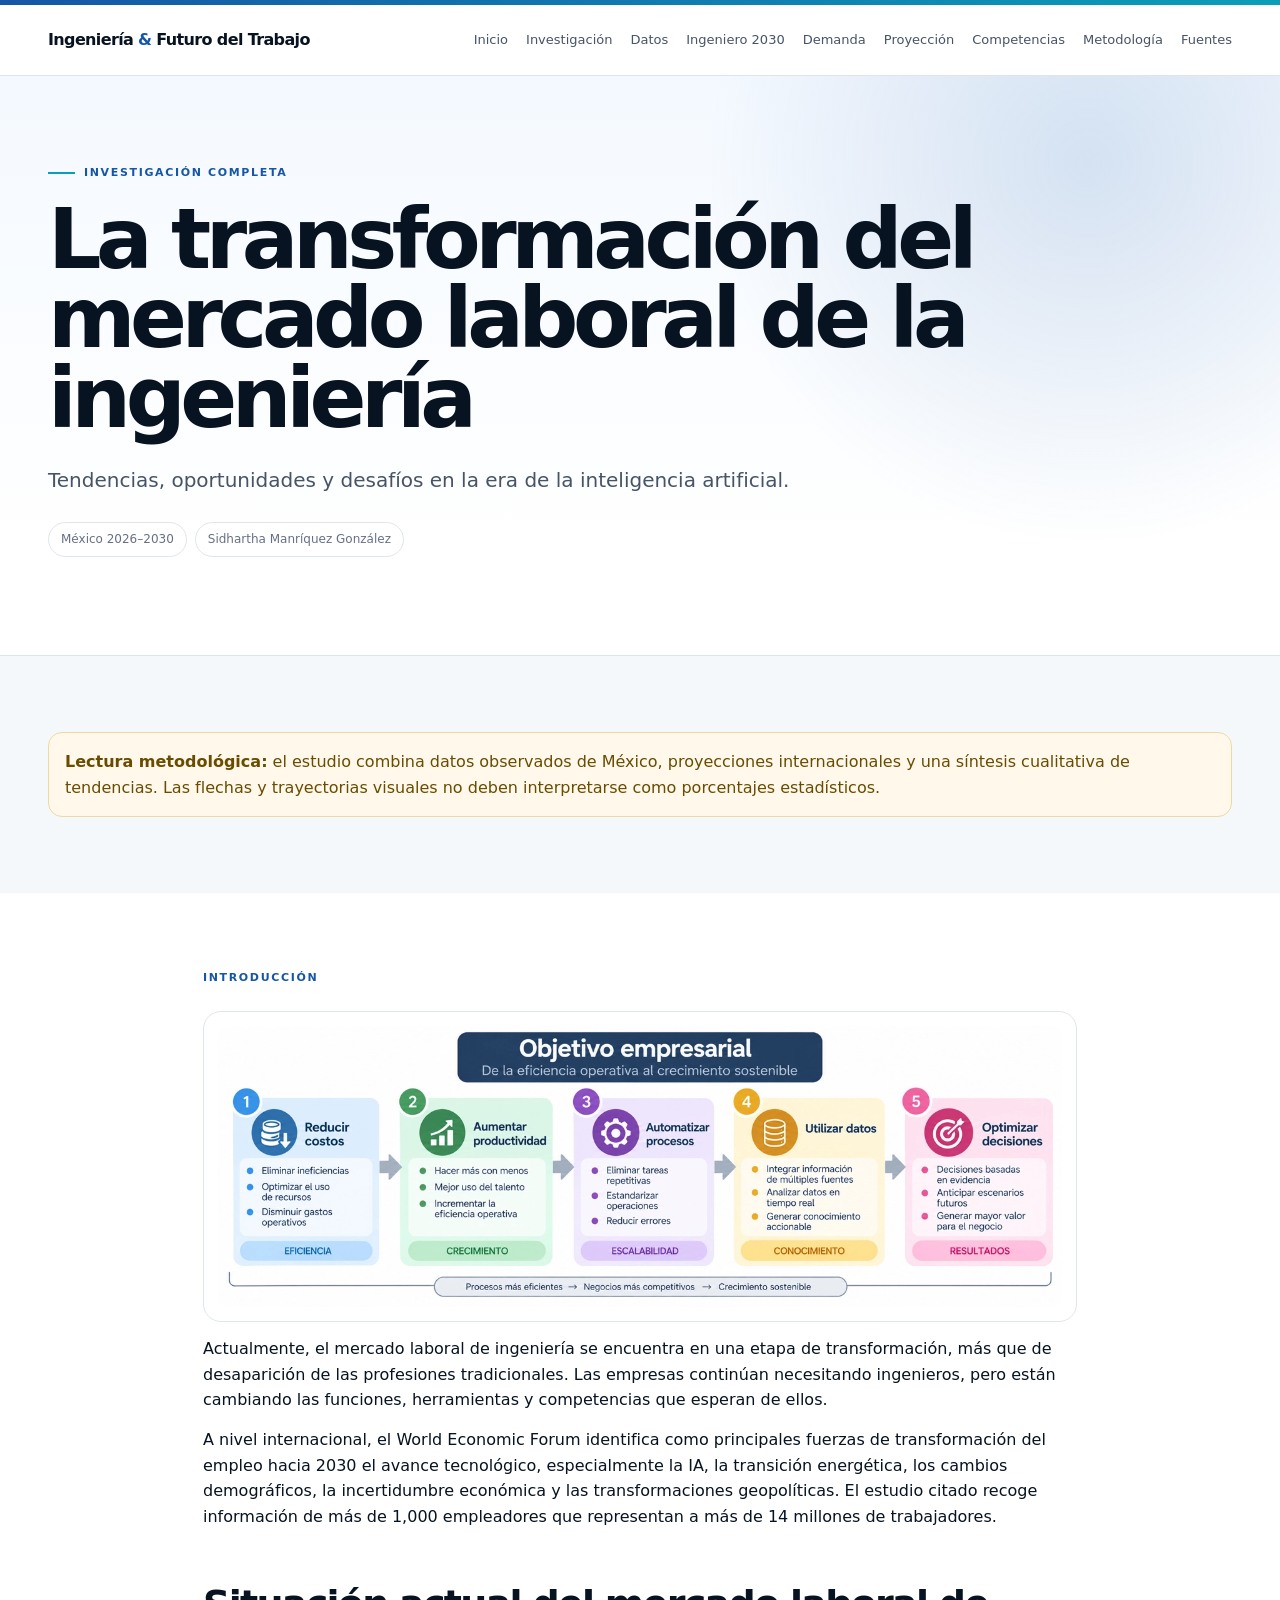
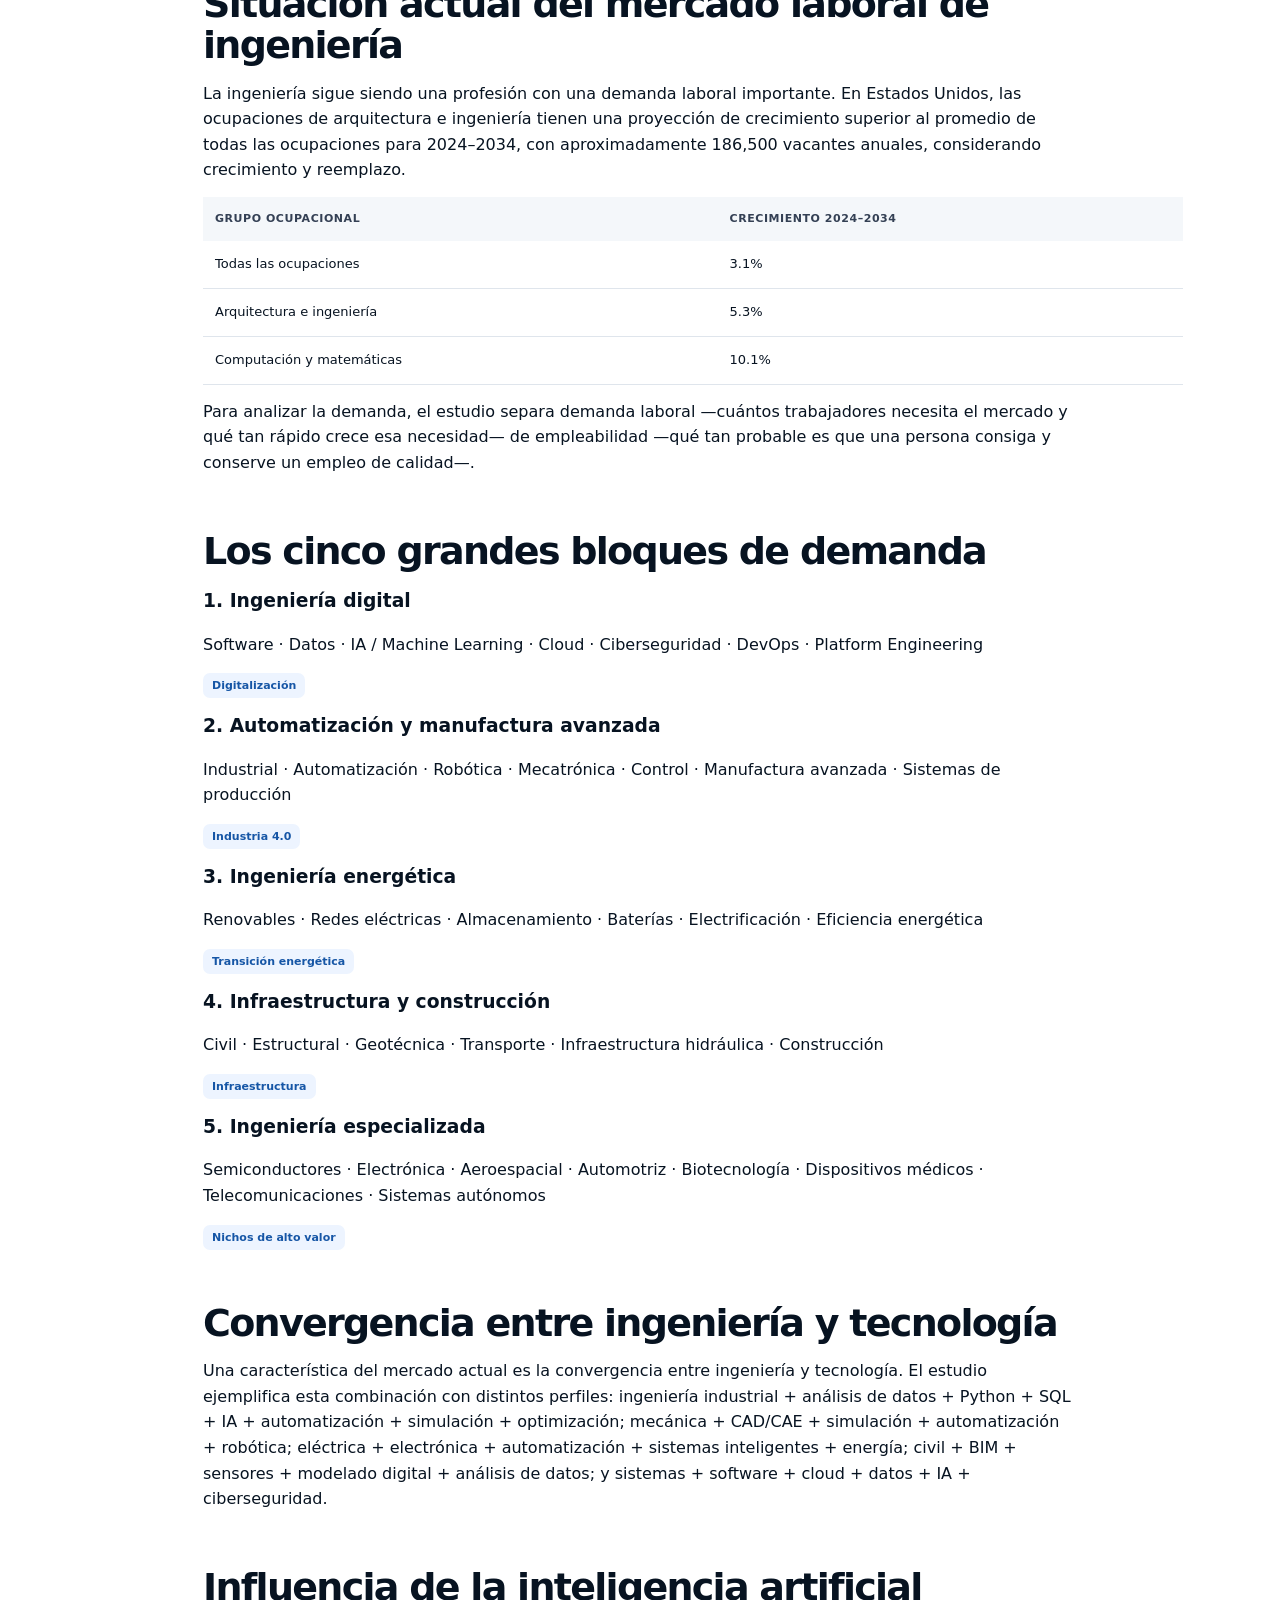
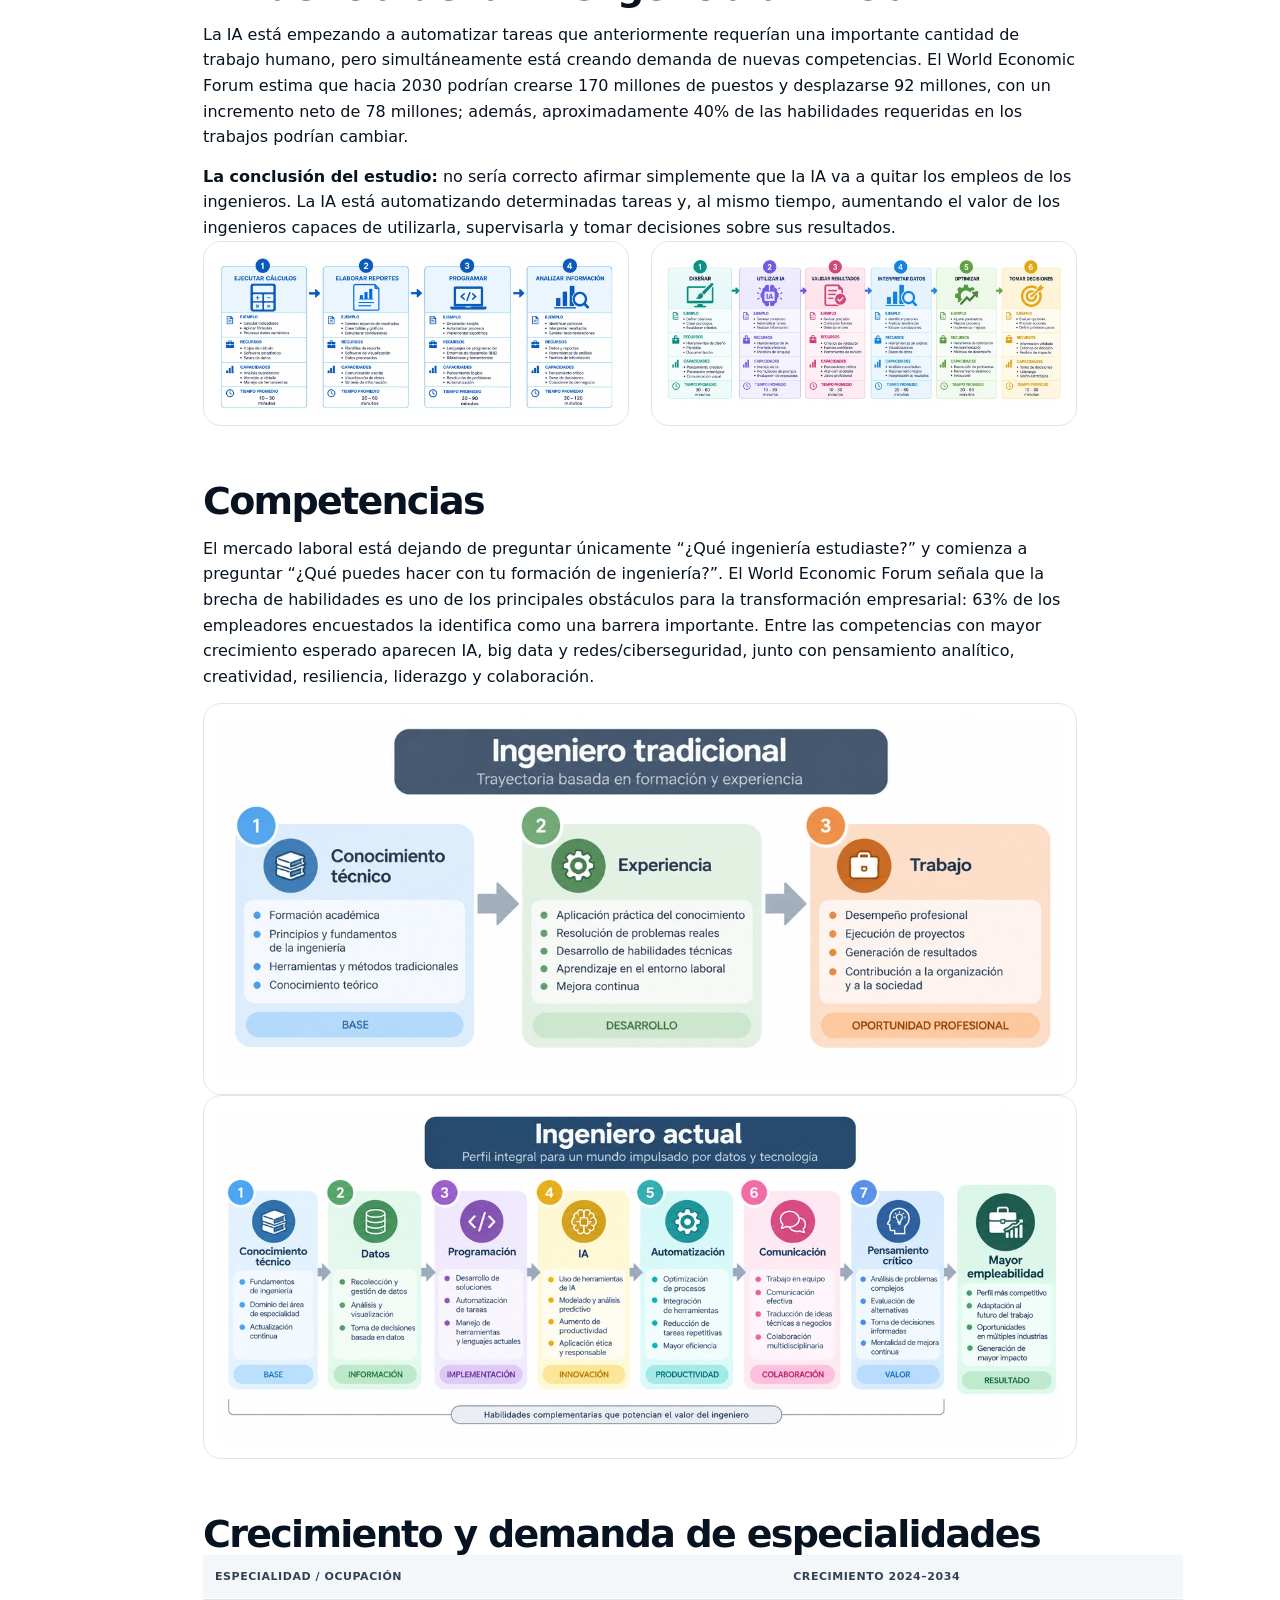
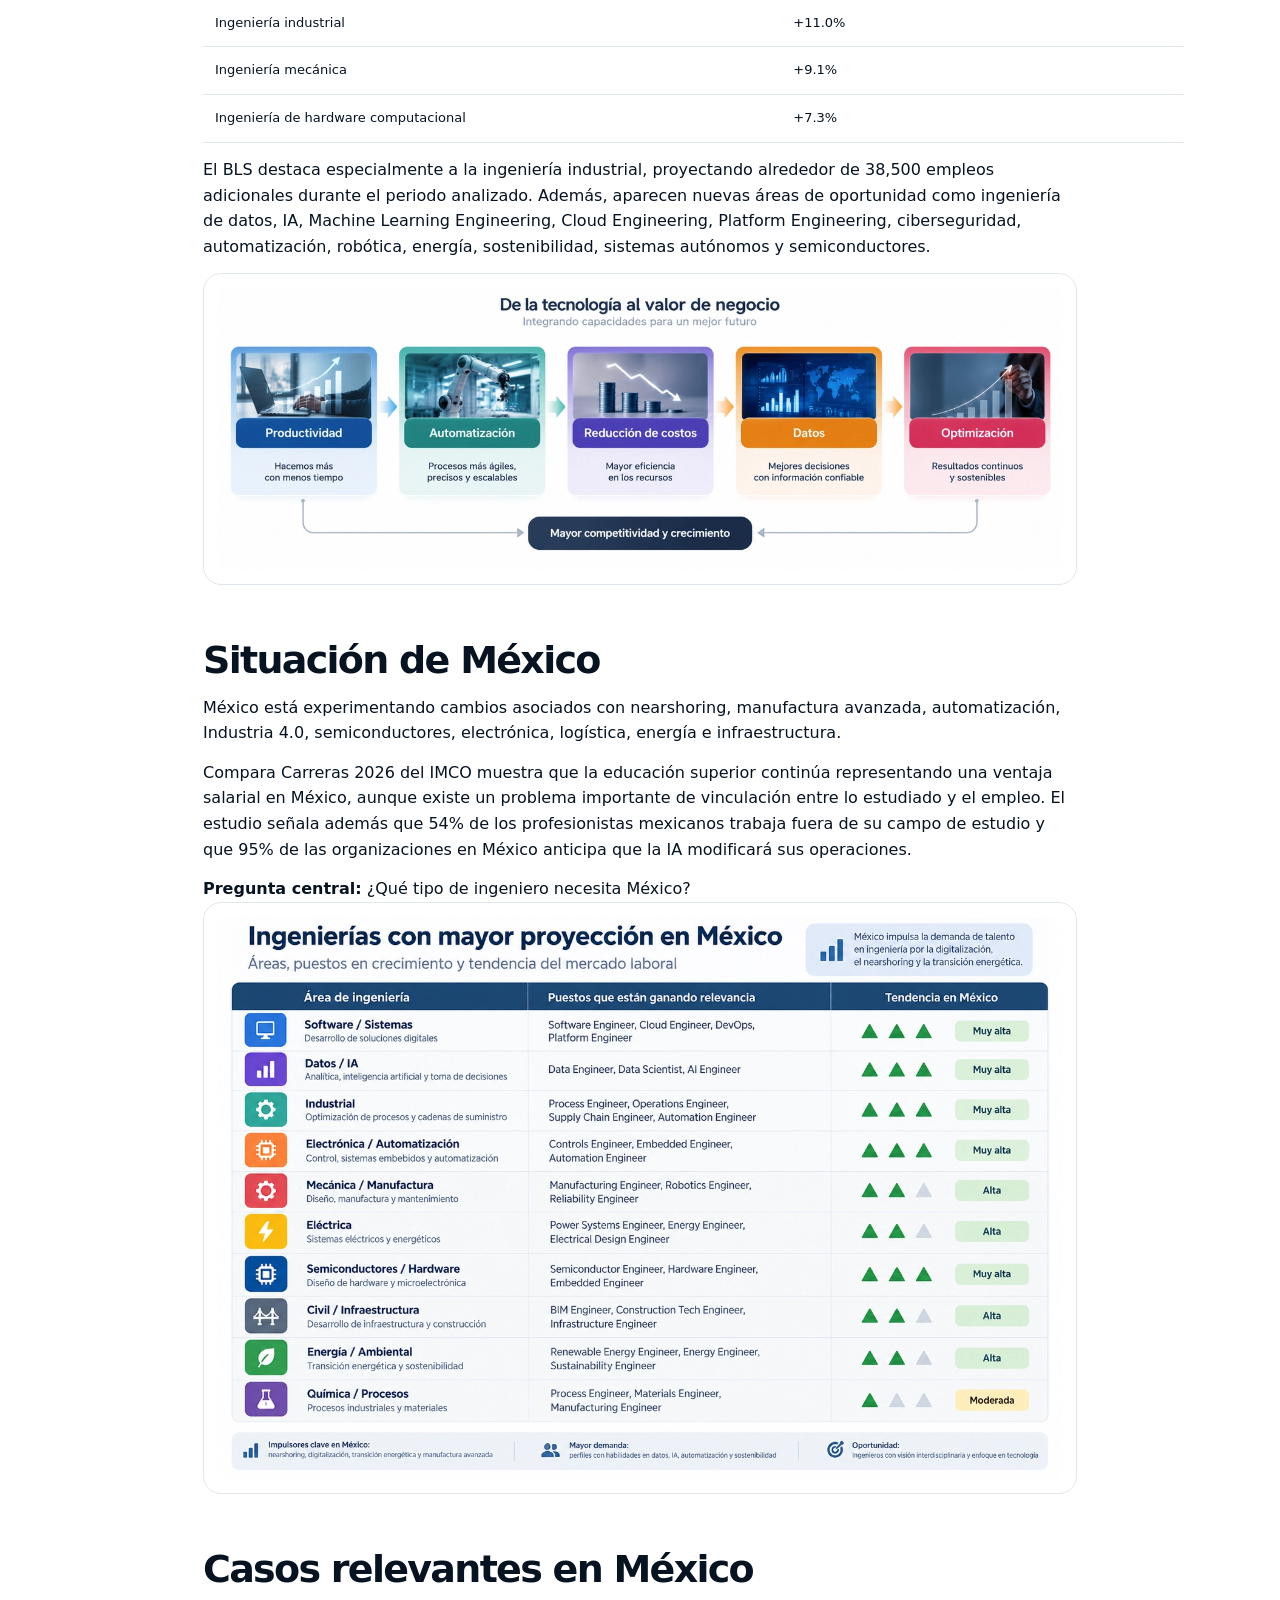
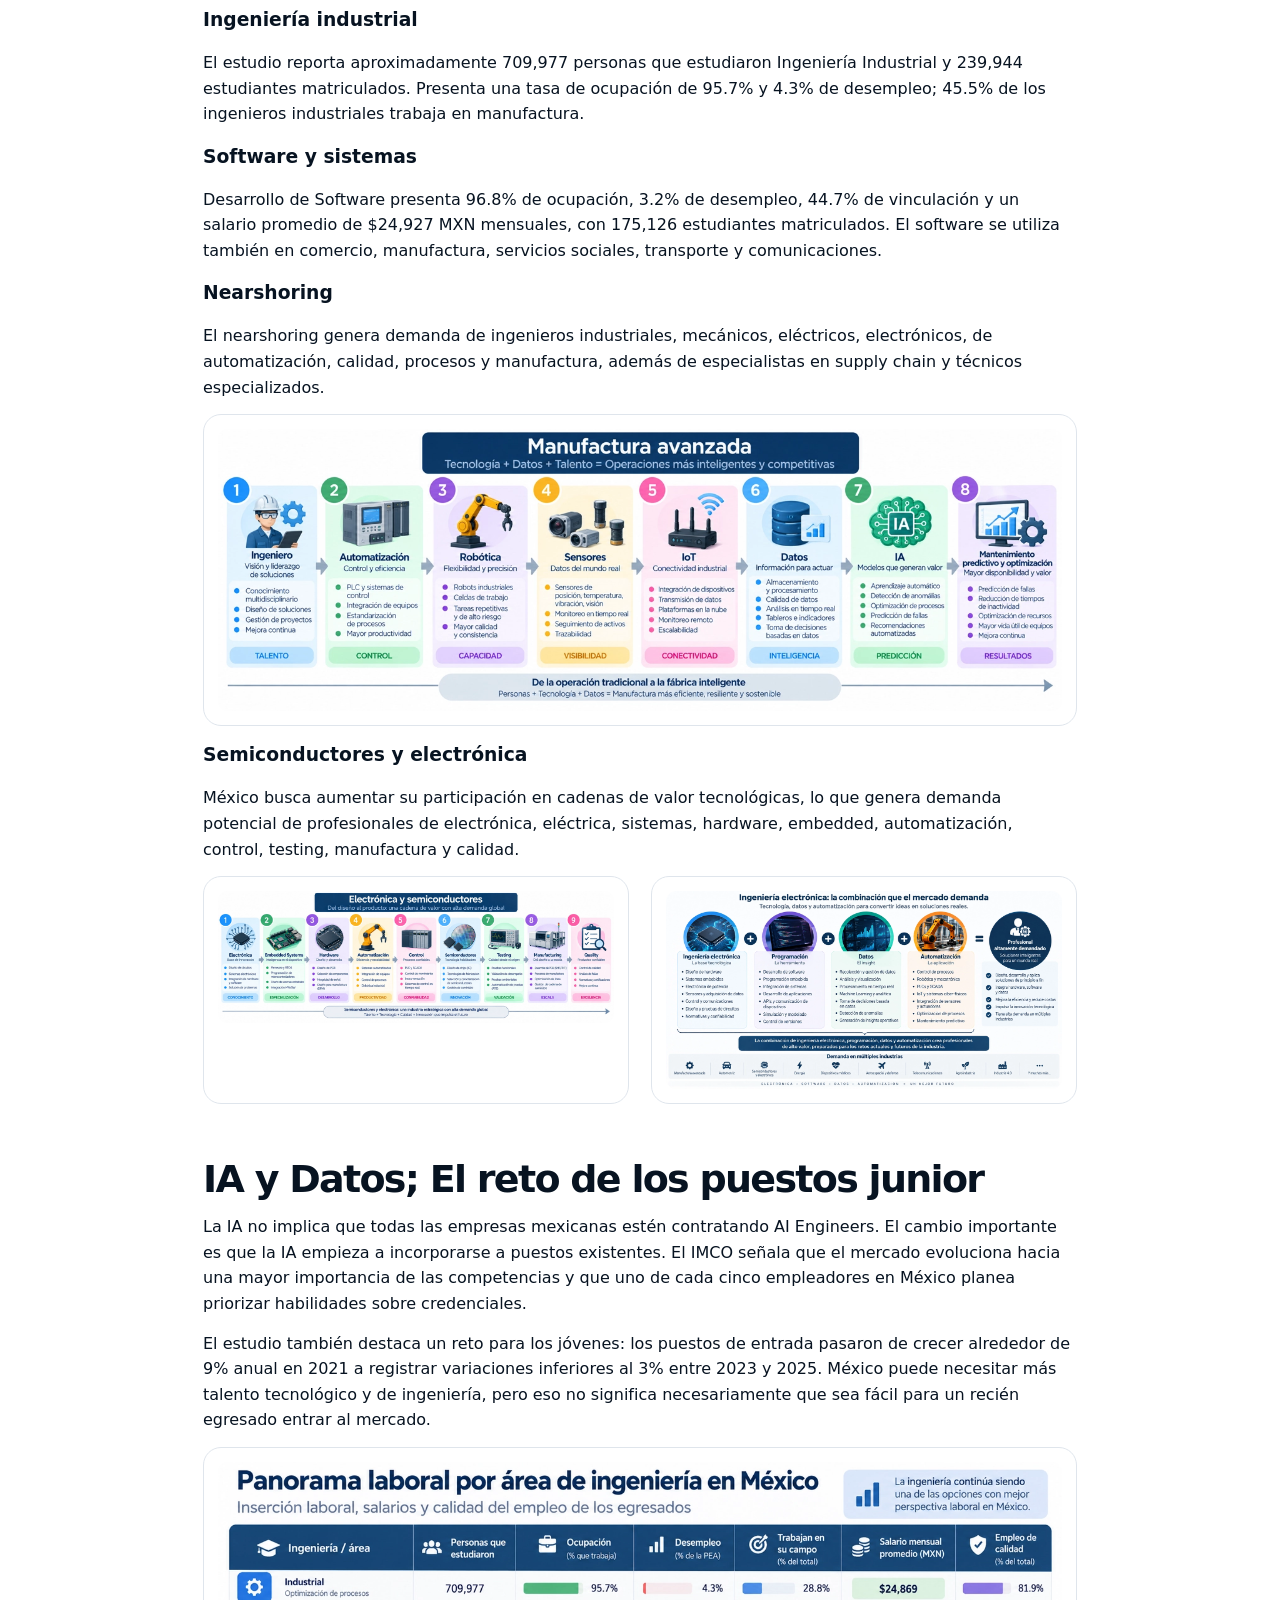
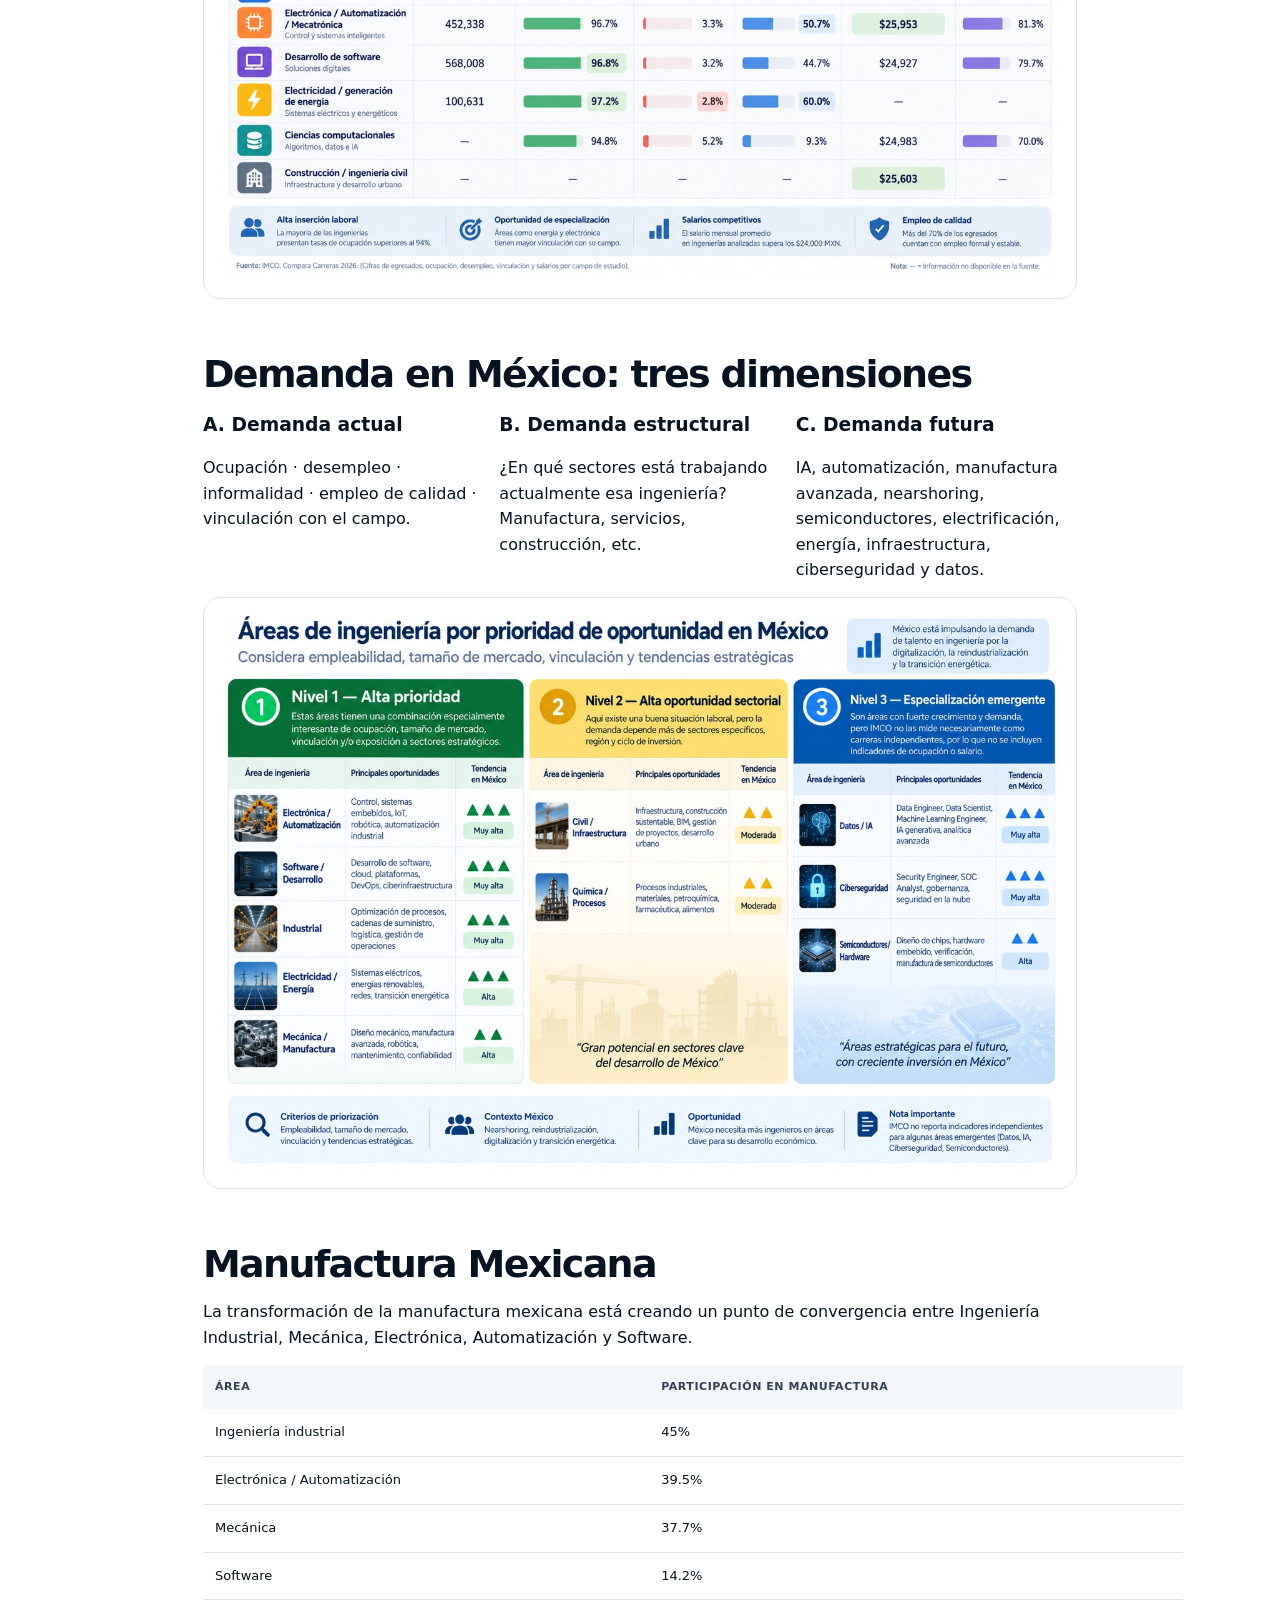
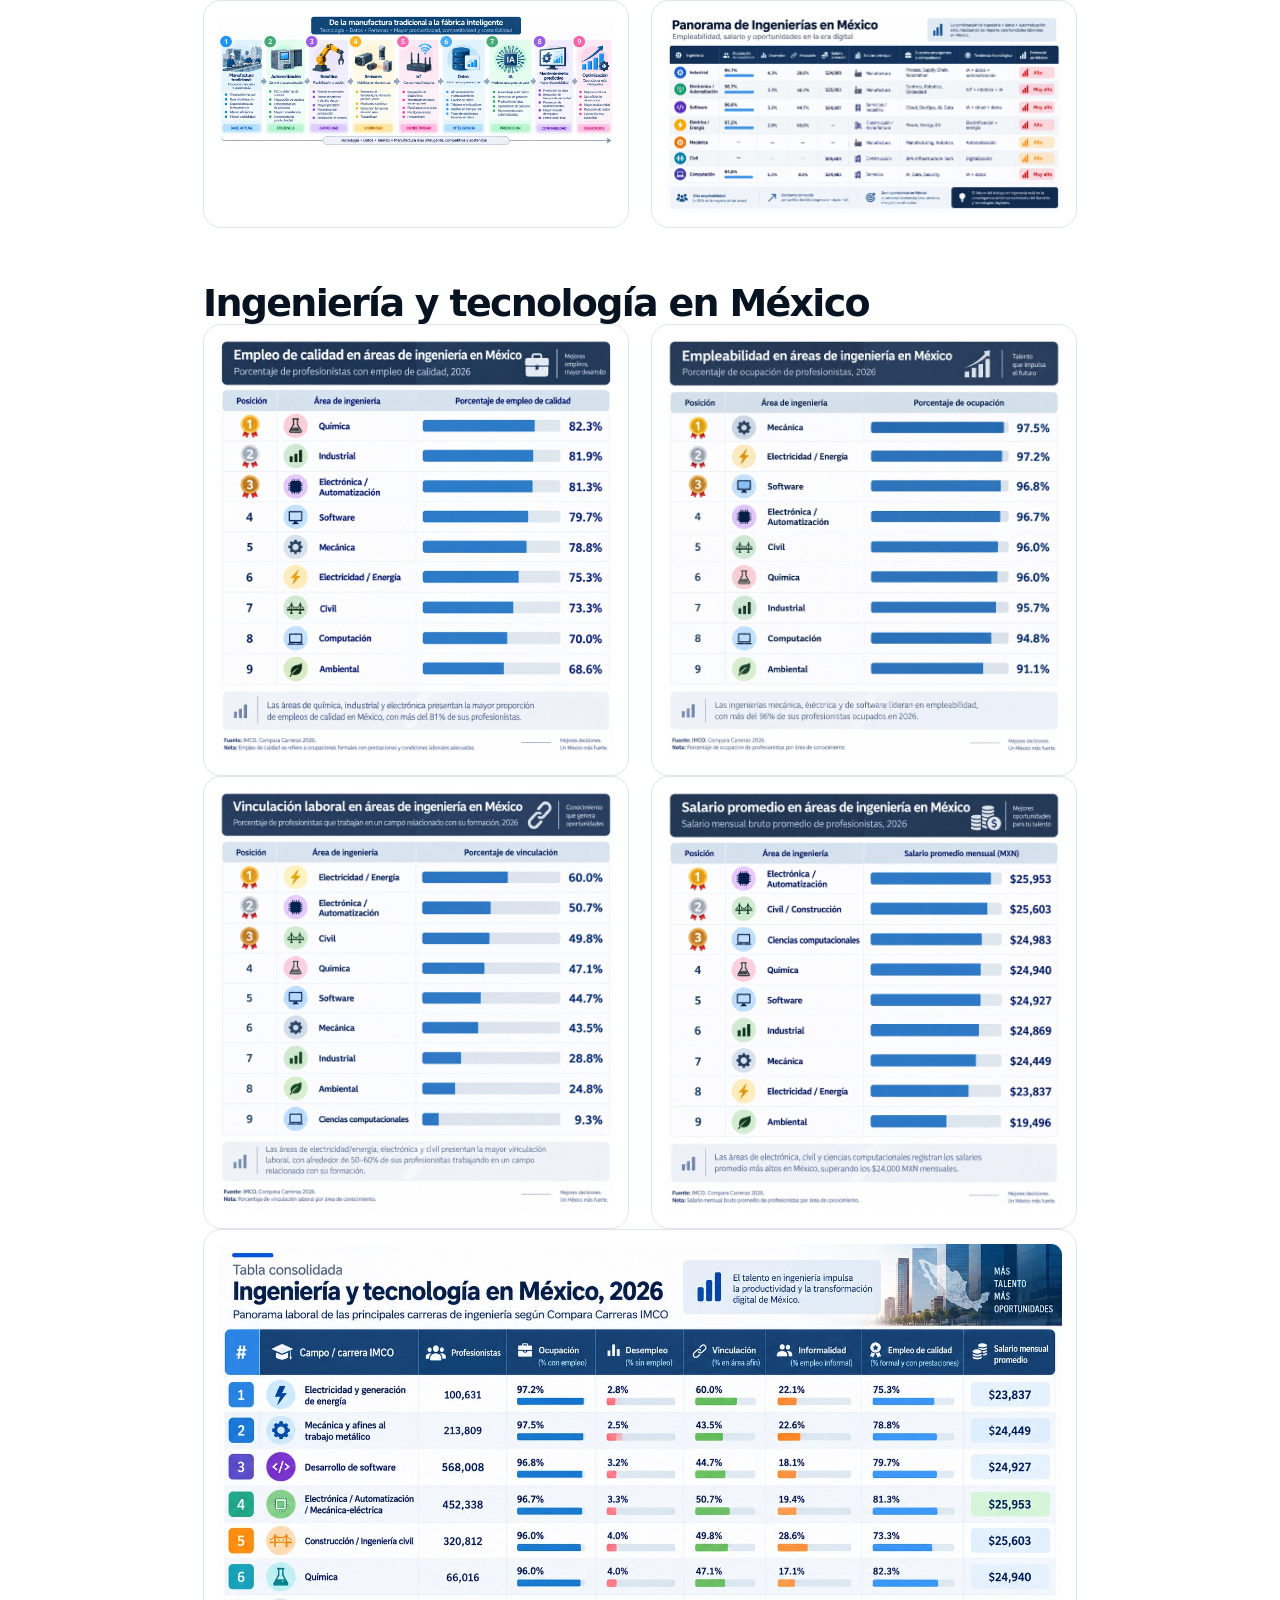
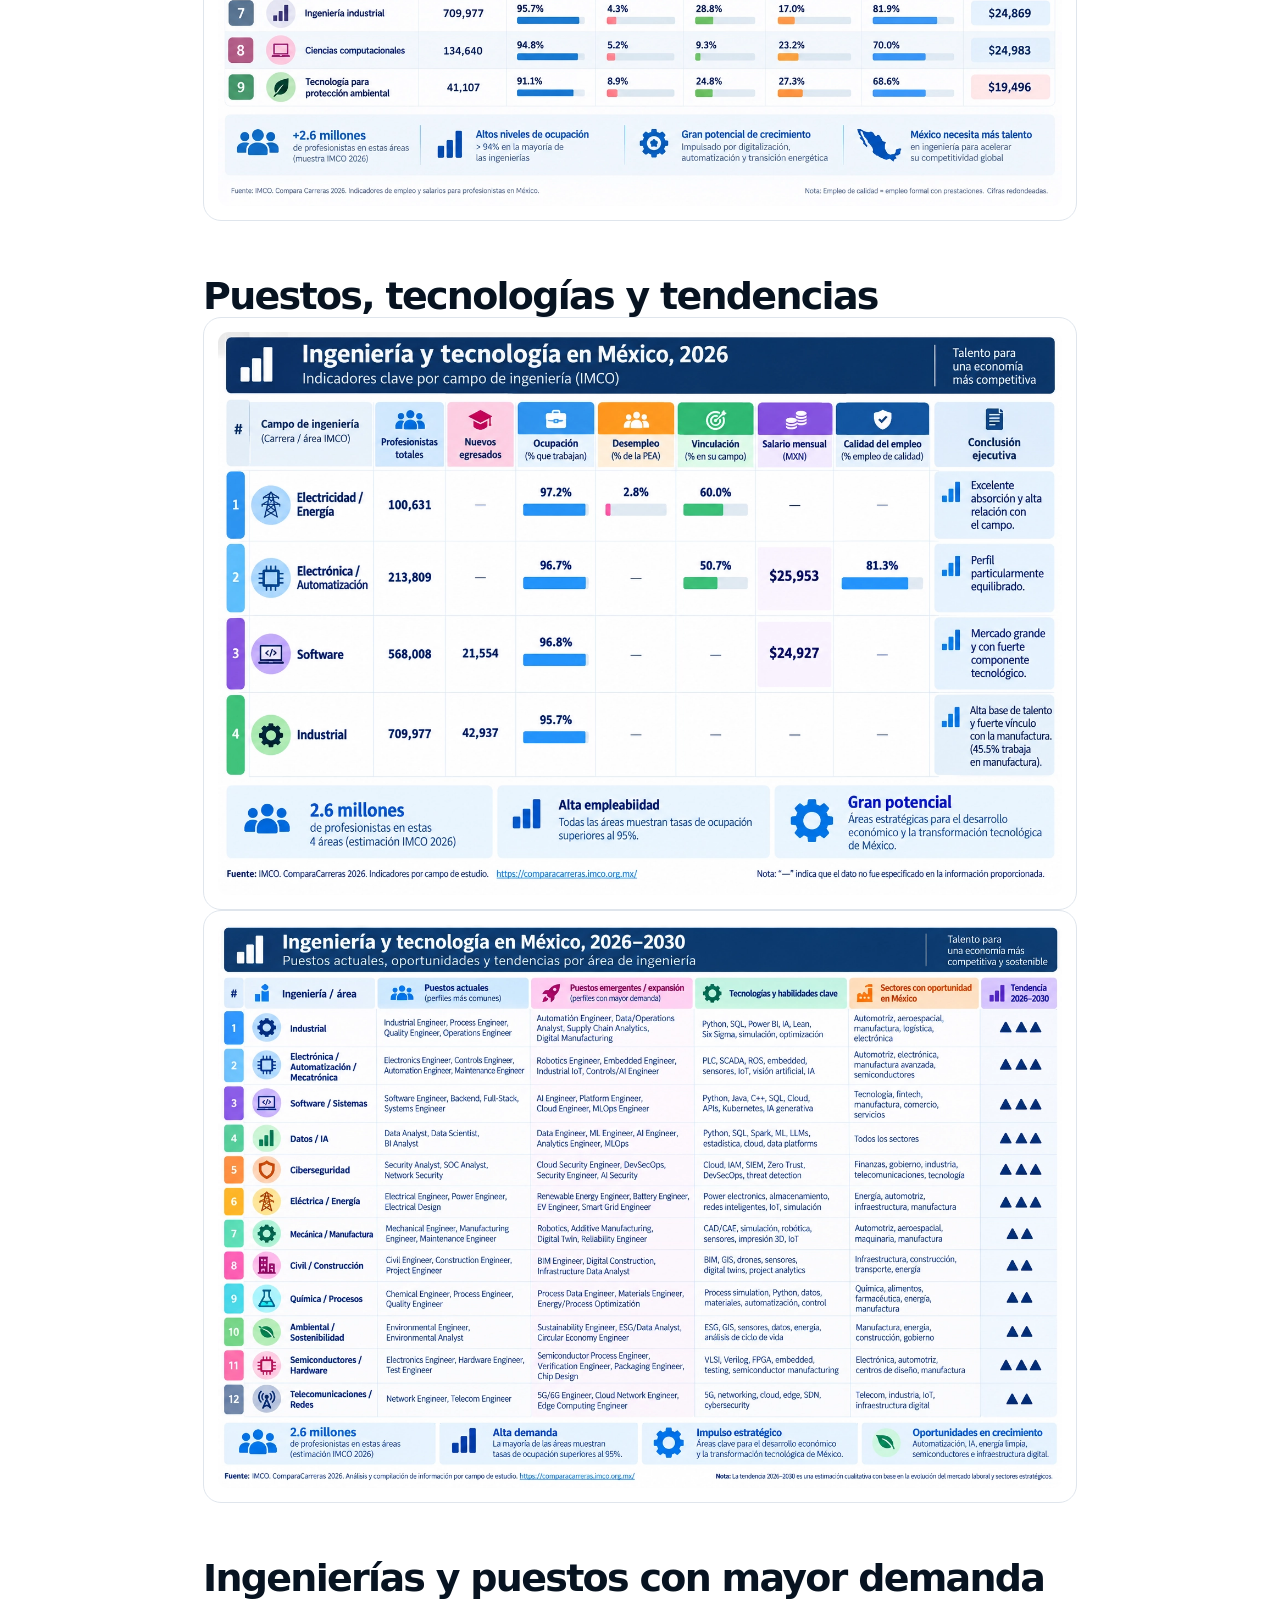
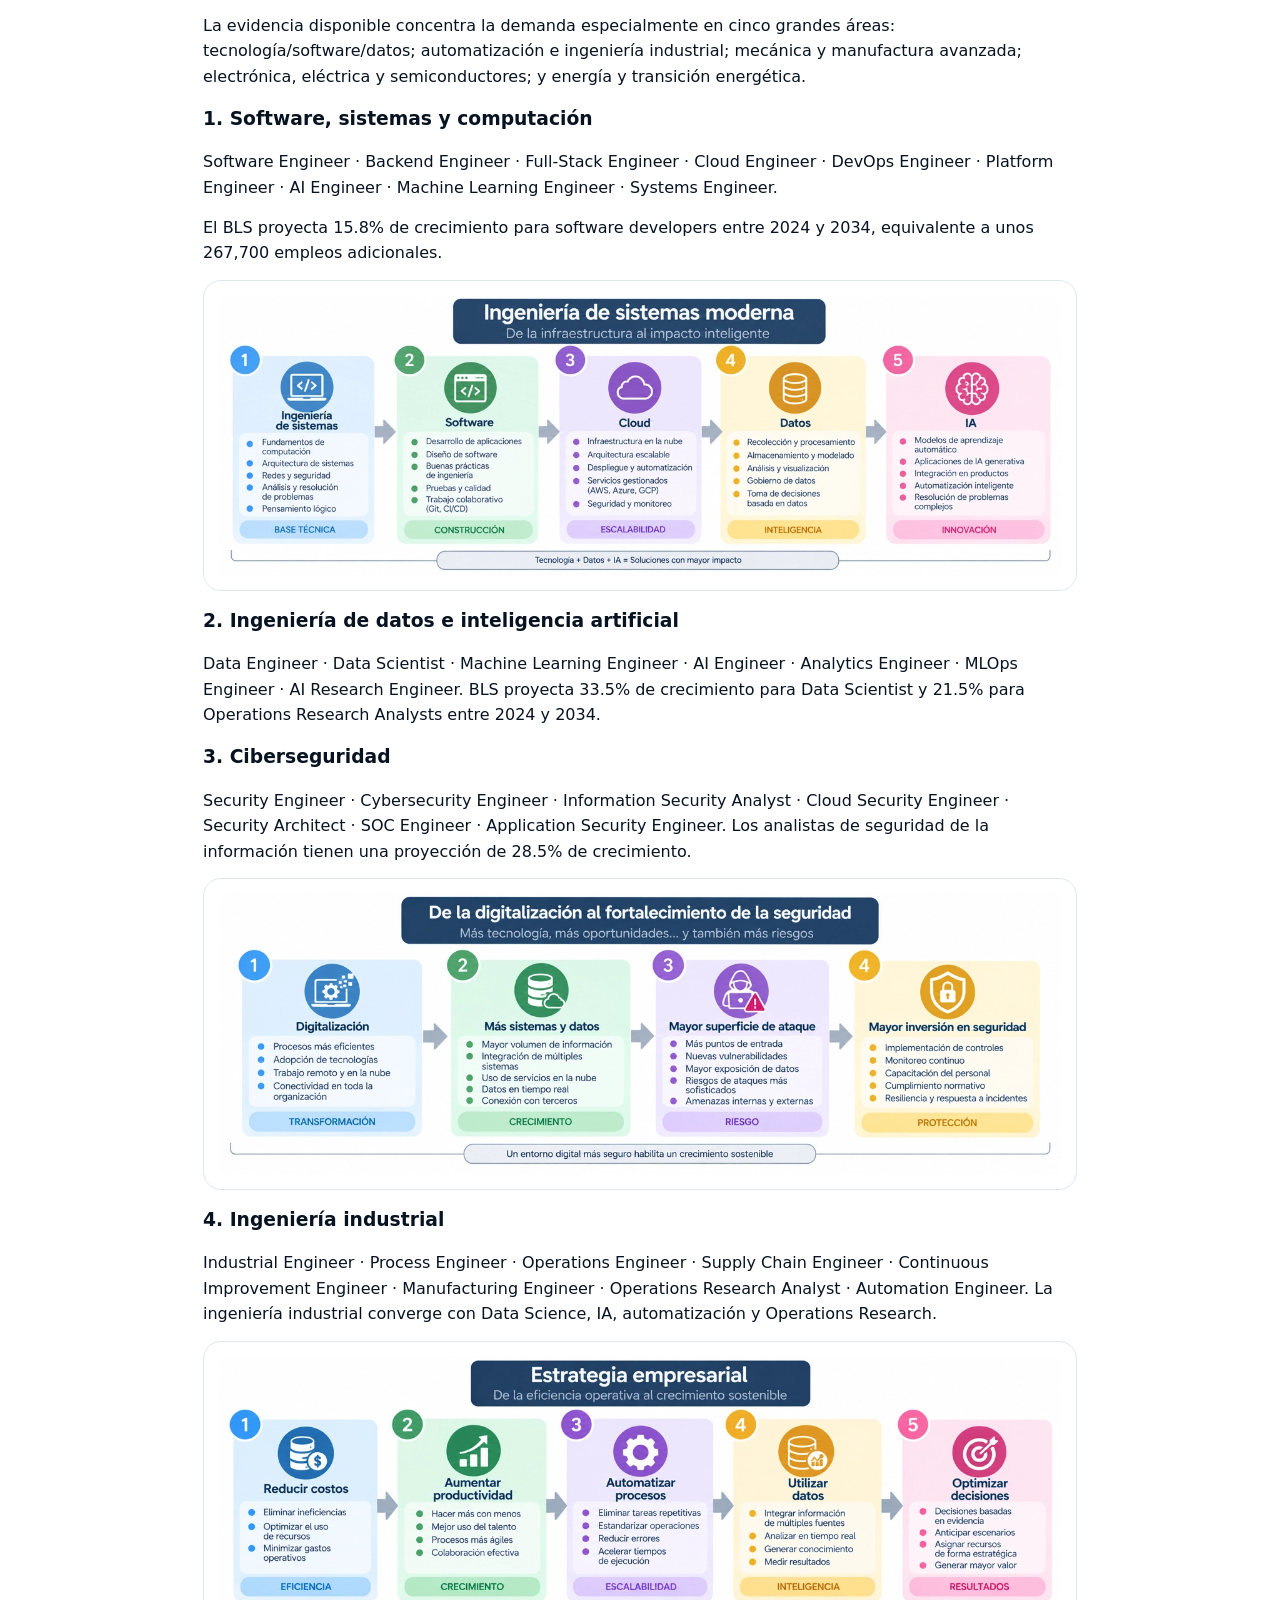
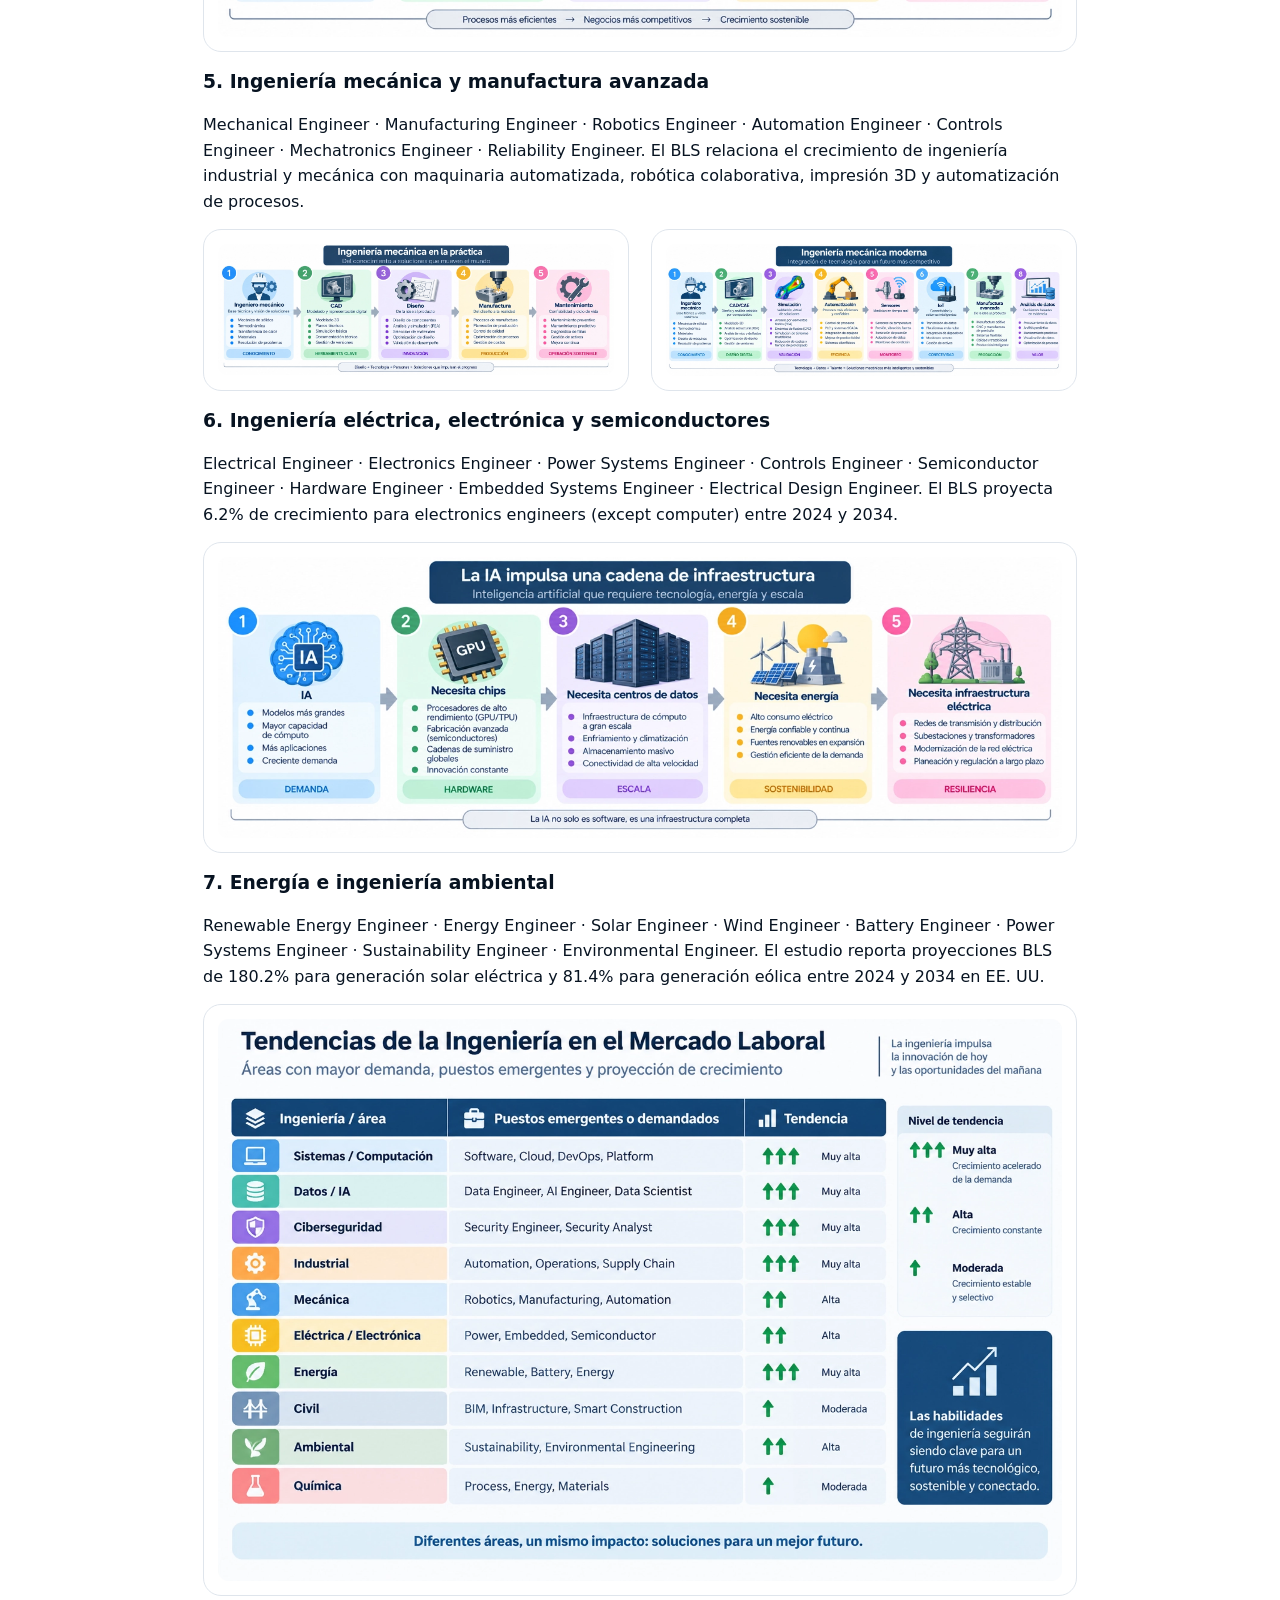
<file: research/employment_trends/research.html>
<!doctype html>
<html lang="es">
<head>
    <meta charset="utf-8">
    <meta name="viewport" content="width=device-width,initial-scale=1">
    <meta name="description"
          content="Investigación completa sobre la transformación del mercado laboral de la ingeniería en México, 2026–2030.">
    <meta name="author" content="Sidhartha Manríquez González">
    <link rel="icon" href="favicon.svg" type="image/svg+xml">
    <meta name="description"
          content="Investigación sobre la transformación del mercado laboral de la ingeniería en México, 2026–2030.">
    <title>Investigación | Ingeniería y Futuro del Trabajo</title>
    <style>
        :root {
            --ink: #071321;
            --navy: #0b1b2e;
            --blue: #1656a6;
            --cyan: #0b9eb8;
            --muted: #667085;
            --line: #dfe5ec;
            --paper: #f5f8fb;
            --white: #fff;
            --max: 1240px;
            --r: 18px;
            --shadow: 0 18px 55px rgba(13, 35, 65, .10)
        }

        * {
            box-sizing: border-box
        }

        html {
            scroll-behavior: smooth
        }

        body {
            margin: 0;
            font-family: Inter, ui-sans-serif, system-ui, -apple-system, BlinkMacSystemFont, "Segoe UI", sans-serif;
            color: var(--ink);
            background: #fff;
            line-height: 1.6
        }

        a {
            color: inherit
        }

        .top {
            height: 5px;
            background: linear-gradient(90deg, var(--blue), var(--cyan))
        }

        .container {
            max-width: var(--max);
            margin: auto;
            padding: 0 28px
        }

        nav {
            position: sticky;
            top: 0;
            z-index: 100;
            background: rgba(255, 255, 255, .96);
            backdrop-filter: blur(14px);
            border-bottom: 1px solid var(--line)
        }

        .navin {
            height: 70px;
            display: flex;
            align-items: center;
            justify-content: space-between;
            gap: 20px
        }

        .brand {
            text-decoration: none;
            font-weight: 900;
            letter-spacing: -.04em
        }

        .brand span {
            color: var(--blue)
        }

        .navlinks {
            display: flex;
            gap: 18px;
            font-size: 13px;
            color: #475467
        }

        .navlinks a {
            text-decoration: none
        }

        .navlinks a:hover {
            color: var(--blue)
        }

        .hero {
            padding: 88px 0 72px;
            background: radial-gradient(circle at 85% 15%, rgba(22, 86, 166, .15), transparent 32%), linear-gradient(180deg, #f4f9ff, #fff 82%);
            border-bottom: 1px solid var(--line)
        }

        .eyebrow, .kicker {
            color: var(--blue);
            font-size: 11px;
            font-weight: 900;
            letter-spacing: .15em;
            text-transform: uppercase
        }

        .eyebrow:before {
            content: "";
            display: inline-block;
            width: 27px;
            height: 2px;
            background: var(--cyan);
            vertical-align: middle;
            margin-right: 9px
        }

        h1 {
            font-size: clamp(46px, 6.8vw, 84px);
            line-height: .95;
            letter-spacing: -.065em;
            max-width: 1100px;
            margin: 18px 0 25px
        }

        h1 em {
            font-style: normal;
            color: var(--blue)
        }

        h2 {
            font-size: 38px;
            line-height: 1.08;
            letter-spacing: -.045em;
            margin: 7px 0 0
        }

        h3 {
            line-height: 1.2
        }

        .lead {
            max-width: 900px;
            font-size: 20px;
            color: #475467
        }

        .meta, .actions, .tags {
            display: flex;
            gap: 8px;
            flex-wrap: wrap
        }

        .meta {
            margin: 26px 0
        }

        .pill {
            border: 1px solid var(--line);
            background: #fff;
            border-radius: 999px;
            padding: 7px 12px;
            font-size: 12px;
            color: #667085
        }

        .actions {
            margin-top: 26px
        }

        .btn {
            display: inline-block;
            padding: 12px 17px;
            border-radius: 10px;
            border: 1px solid var(--blue);
            font-size: 14px;
            font-weight: 850;
            text-decoration: none
        }

        .primary {
            background: var(--blue);
            color: #fff
        }

        .secondary {
            background: #fff;
            color: var(--blue)
        }

        section {
            padding: 76px 0
        }

        .dark {
            background: var(--navy);
            color: #fff
        }

        .soft {
            background: var(--paper)
        }

        .sectionhead {
            display: flex;
            justify-content: space-between;
            align-items: end;
            gap: 35px;
            margin-bottom: 30px
        }

        .sectionhead p {
            max-width: 560px;
            color: var(--muted);
            margin: 0
        }

        .dark .sectionhead p {
            color: #b9c6d7
        }

        .statement {
            font-size: 29px;
            line-height: 1.3;
            max-width: 980px;
            color: #dce7f5;
            margin: 22px 0 0
        }

        .statement strong {
            color: #fff
        }

        .cards {
            display: grid;
            grid-template-columns:repeat(4, 1fr);
            gap: 14px
        }

        .card, .panel, .figure {
            border: 1px solid var(--line);
            border-radius: var(--r);
            background: #fff;
            padding: 23px
        }

        .shadow {
            box-shadow: var(--shadow)
        }

        .number {
            font-size: 34px;
            font-weight: 900;
            letter-spacing: -.05em;
            color: var(--blue)
        }

        .small, .legend {
            font-size: 12px;
            color: var(--muted)
        }

        .card h3 {
            font-size: 15px;
            margin: 13px 0 0
        }

        .twocol {
            display: grid;
            grid-template-columns:1fr 1fr;
            gap: 22px
        }

        .three {
            display: grid;
            grid-template-columns:repeat(3, 1fr);
            gap: 15px
        }

        .quote {
            border-left: 4px solid var(--blue);
            padding: 17px 20px;
            background: #f5f8fd;
            border-radius: 0 12px 12px 0;
            font-size: 19px
        }

        .prose {
            max-width: 930px;
            font-size: 16px
        }

        .prose h2 {
            margin-top: 55px
        }

        .prose p {
            margin: 14px 0
        }

        .prose li {
            margin: 7px 0
        }

        .figure {
            padding: 14px;
            overflow: hidden
        }

        .figure img {
            display: block;
            width: 100%;
            height: auto;
            border-radius: 11px
        }

        .prose .figure img {
            max-height: 620px;
            object-fit: contain
        }

        .caption {
            font-size: 12px;
            color: var(--muted);
            padding: 9px 3px 0
        }

        .gridfig {
            display: grid;
            grid-template-columns:repeat(2, 1fr);
            gap: 18px
        }

        .chart {
            display: grid;
            gap: 12px;
            margin-top: 18px
        }

        .row {
            display: grid;
            grid-template-columns:200px 1fr 72px;
            gap: 12px;
            align-items: center;
            font-size: 13px
        }

        .track {
            height: 11px;
            background: #edf1f6;
            border-radius: 20px;
            overflow: hidden
        }

        .fill {
            height: 100%;
            background: linear-gradient(90deg, var(--blue), var(--cyan));
            border-radius: 20px
        }

        .row b {
            text-align: right
        }

        .bar2 {
            height: 9px;
            background: #eef2f6;
            border-radius: 20px;
            overflow: hidden
        }

        .bar2 span {
            display: block;
            height: 100%;
            background: var(--blue)
        }

        .tablewrap {
            overflow: auto;
            border: 1px solid var(--line);
            border-radius: 16px;
            background: #fff;
            box-shadow: var(--shadow)
        }

        table {
            border-collapse: collapse;
            width: 100%;
            min-width: 980px;
            font-size: 13px
        }

        th, td {
            padding: 13px 12px;
            border-bottom: 1px solid var(--line);
            text-align: left;
            white-space: nowrap
        }

        th {
            background: #f4f7fa;
            color: #344054;
            font-size: 11px;
            text-transform: uppercase;
            letter-spacing: .05em;
            position: sticky;
            top: 0;
            z-index: 2
        }

        tbody tr:hover {
            background: #f8fbff
        }

        .rank {
            font-weight: 900;
            color: var(--blue)
        }

        .source-note {
            font-size: 11px;
            color: var(--muted);
            margin-top: 10px
        }

        .controls {
            display: flex;
            gap: 10px;
            flex-wrap: wrap;
            margin: 15px 0
        }

        .controls input, .controls select {
            border: 1px solid var(--line);
            border-radius: 9px;
            padding: 10px 12px;
            font: inherit;
            background: #fff
        }

        .score {
            font-weight: 850
        }

        .timeline {
            position: relative;
            display: grid;
            grid-template-columns:repeat(5, 1fr);
            gap: 10px;
            margin-top: 28px
        }

        .timeline:before {
            content: "";
            position: absolute;
            left: 5%;
            right: 5%;
            top: 20px;
            height: 2px;
            background: #cbd5e1
        }

        .time {
            position: relative;
            padding-top: 42px
        }

        .dot {
            position: absolute;
            top: 14px;
            left: 0;
            width: 13px;
            height: 13px;
            border-radius: 50%;
            background: var(--blue);
            border: 3px solid #fff;
            box-shadow: 0 0 0 1px var(--blue)
        }

        .time h3 {
            font-size: 15px;
            margin: 8px 0
        }

        .time p {
            font-size: 12px;
            color: var(--muted);
            margin: 0
        }

        .explorer {
            display: grid;
            grid-template-columns:260px 1fr;
            gap: 18px
        }

        .tabs {
            display: grid;
            gap: 7px
        }

        .tab {
            border: 1px solid #2a3b53;
            background: #101f33;
            color: #dce6f5;
            border-radius: 10px;
            padding: 11px 13px;
            text-align: left;
            font-weight: 750;
            font-size: 13px;
            cursor: pointer
        }

        .tab.active {
            background: #173d76;
            border-color: #2f68ae;
            color: #fff
        }

        .profile {
            border: 1px solid #2a3951;
            border-radius: 18px;
            background: #101f33;
            padding: 25px
        }

        .profile h3 {
            margin: 0;
            font-size: 24px
        }

        .profile .desc {
            color: #b9c6d7;
            font-size: 14px
        }

        .profile h4 {
            margin-bottom: 5px
        }

        .tag {
            padding: 6px 9px;
            border-radius: 7px;
            background: #edf4ff;
            color: var(--blue);
            font-size: 11px;
            font-weight: 850
        }

        .method {
            display: grid;
            grid-template-columns:repeat(4, 1fr);
            gap: 13px
        }

        .method .card {
            min-height: 155px
        }

        .badge {
            display: inline-block;
            padding: 5px 8px;
            border-radius: 7px;
            font-size: 10px;
            font-weight: 900;
            text-transform: uppercase;
            letter-spacing: .06em;
            background: #eef5ff;
            color: var(--blue)
        }

        .badge.green {
            background: #edf9f5;
            color: #16745c
        }

        .badge.gold {
            background: #fff7e8;
            color: #9b6500
        }

        .badge.gray {
            background: #f0f2f5;
            color: #475467
        }

        .audit {
            background: #fff8eb;
            border: 1px solid #f0d8a3;
            border-radius: 14px;
            padding: 16px;
            color: #694c00
        }

        footer {
            background: #071321;
            color: #aeb9ca;
            padding: 42px 0
        }

        .foot {
            display: flex;
            justify-content: space-between;
            gap: 30px
        }

        .foot b {
            color: #fff
        }

        .foot p {
            font-size: 12px;
            max-width: 720px;
            margin: 0
        }

        .links {
            display: flex;
            gap: 10px;
            flex-wrap: wrap
        }

        .links a {
            color: #dce6f5;
            text-decoration: none;
            font-size: 12px
        }

        @media (max-width: 950px) {
            .navlinks {
                display: none
            }

            .cards, .method {
                grid-template-columns:1fr 1fr
            }

            .twocol, .three, .gridfig {
                grid-template-columns:1fr
            }

            .explorer {
                grid-template-columns:1fr
            }

            .timeline {
                grid-template-columns:1fr 1fr
            }

            .timeline:before {
                display: none
            }

            .sectionhead {
                display: block
            }

            .sectionhead p {
                margin-top: 14px
            }
        }

        @media (max-width: 600px) {
            .container {
                padding: 0 18px
            }

            .hero {
                padding: 62px 0
            }

            .cards, .method {
                grid-template-columns:1fr
            }

            h2 {
                font-size: 31px
            }

            .statement {
                font-size: 22px
            }

            .lead {
                font-size: 17px
            }

            .row {
                grid-template-columns:130px 1fr 54px
            }

            section {
                padding: 55px 0
            }

            .foot {
                display: block
            }

            .foot p {
                margin-top: 16px
            }
        }


        /* Interactive research figures */
        .figure {
            position: relative;
        }

        .figure img {
            cursor: zoom-in;
            transition: transform .22s ease, box-shadow .22s ease;
        }

        .figure:hover img {
            box-shadow: 0 14px 34px rgba(13, 35, 65, .14);
        }

        .figure:has(img[onclick])::after {
            content: "↗";
            position: absolute;
            right: 22px;
            top: 22px;
            width: 34px;
            height: 34px;
            display: grid;
            place-items: center;
            border-radius: 50%;
            background: rgba(7, 19, 33, .78);
            color: #fff;
            font-size: 18px;
            opacity: 0;
            transform: translateY(4px);
            transition: opacity .2s ease, transform .2s ease;
            pointer-events: none;
        }

        .figure:hover::after {
            opacity: 1;
            transform: translateY(0);
        }

        .lightbox {
            position: fixed;
            inset: 0;
            z-index: 10000;
            display: none;
            align-items: center;
            justify-content: center;
            padding: 28px;
            background: rgba(4, 12, 24, .88);
            backdrop-filter: blur(8px);
        }

        .lightbox.open {
            display: flex;
        }

        .lightbox img {
            max-width: min(96vw, 1500px);
            max-height: 88vh;
            width: auto;
            height: auto;
            object-fit: contain;
            border-radius: 12px;
            box-shadow: 0 30px 90px rgba(0, 0, 0, .45);
            background: #fff;
        }

        .lightbox-close {
            position: fixed;
            top: 18px;
            right: 22px;
            width: 44px;
            height: 44px;
            border: 1px solid rgba(255, 255, 255, .28);
            border-radius: 50%;
            background: rgba(255, 255, 255, .12);
            color: #fff;
            font-size: 28px;
            line-height: 1;
            cursor: pointer;
        }

        .lightbox-title {
            position: fixed;
            left: 50%;
            bottom: 18px;
            transform: translateX(-50%);
            max-width: 90vw;
            padding: 8px 14px;
            border-radius: 999px;
            background: rgba(7, 19, 33, .78);
            color: #fff;
            font-size: 13px;
            text-align: center;
        }

        @media (max-width: 700px) {
            .lightbox {
                padding: 14px
            }

            .lightbox img {
                max-width: 96vw;
                max-height: 82vh
            }

            .lightbox-close {
                top: 10px;
                right: 10px
            }

            .lightbox-title {
                bottom: 10px;
                font-size: 12px
            }
        }

        .evidence-note {
            margin: 16px 0 26px;
            padding: 16px 18px;
            border-left: 4px solid var(--blue);
            background: #eef5ff;
            border-radius: 0 12px 12px 0;
            color: #344054;
            font-size: 14px;
            line-height: 1.55
        }

        .figure.compact img {
            max-height: 560px;
            object-fit: contain
        }
    </style>
</head>
<body>
<div class="top"></div>
<nav>
    <div class="container navin">
        <a class="brand" href="index.html" aria-label="Ir al inicio">Ingeniería <span>&amp;</span> Futuro del Trabajo</a>
        <div class="navlinks" aria-label="Navegación principal">
            <a href="index.html">Inicio</a>
            <a href="./research.html">Investigación</a>
            <a href="data.html">Datos</a>
            <a href="engineer2030.html">Ingeniero 2030</a>
            <a href="./research.html#demanda">Demanda</a>
            <a href="./research.html#proyeccion">Proyección</a>
            <a href="./research.html#competencias">Competencias</a>
            <a href="methodology.html">Metodología</a>
            <a href="references.html">Fuentes</a>
        </div>
    </div>
</nav>

<header class="hero">
    <div class="container">
        <div class="eyebrow">Investigación completa</div>
        <h1>La transformación del mercado laboral de la ingeniería</h1>
        <p class="lead">Tendencias, oportunidades y desafíos en la era de la inteligencia artificial.</p>
        <div class="meta"><span class="pill">México 2026–2030</span><span
                class="pill">Sidhartha Manríquez González</span></div>
    </div>
</header>
<section class="soft">
    <div class="container">
        <div class="audit"><strong>Lectura metodológica:</strong> el estudio combina datos observados de México,
            proyecciones internacionales y una síntesis cualitativa de tendencias. Las flechas y trayectorias visuales
            no deben interpretarse como porcentajes estadísticos.
        </div>
    </div>
</section>
<section>
    <div class="container prose">
        <div class="kicker">Introducción</div>
        <div class="figure" style="margin-top:24px"><img src="assets/figures/investigacion-01.webp"
                                                         alt="Objetivo empresarial: reducir tiempos, aumentar productividad, automatizar procesos, utilizar datos y optimizar decisiones">
        </div>
        <p>Actualmente, el mercado laboral de ingeniería se encuentra en una etapa de transformación, más que de
            desaparición de las profesiones tradicionales. Las empresas continúan necesitando ingenieros, pero están
            cambiando las funciones, herramientas y competencias que esperan de ellos.</p>
        <p>A nivel internacional, el World Economic Forum identifica como principales fuerzas de transformación del
            empleo hacia 2030 el avance tecnológico, especialmente la IA, la transición energética, los cambios
            demográficos, la incertidumbre económica y las transformaciones geopolíticas. El estudio citado recoge
            información de más de 1,000 empleadores que representan a más de 14 millones de trabajadores.</p>

        <h2 id="situacion">Situación actual del mercado laboral de ingeniería</h2>
        <p>La ingeniería sigue siendo una profesión con una demanda laboral importante. En Estados Unidos, las
            ocupaciones de arquitectura e ingeniería tienen una proyección de crecimiento superior al promedio de todas
            las ocupaciones para 2024–2034, con aproximadamente 186,500 vacantes anuales, considerando crecimiento y
            reemplazo.</p>
        <table>
            <thead>
            <tr>
                <th>Grupo ocupacional</th>
                <th>Crecimiento 2024–2034</th>
            </tr>
            </thead>
            <tbody>
            <tr>
                <td>Todas las ocupaciones</td>
                <td>3.1%</td>
            </tr>
            <tr>
                <td>Arquitectura e ingeniería</td>
                <td>5.3%</td>
            </tr>
            <tr>
                <td>Computación y matemáticas</td>
                <td>10.1%</td>
            </tr>
            </tbody>
        </table>
        <p>Para analizar la demanda, el estudio separa demanda laboral —cuántos trabajadores necesita el mercado y qué
            tan rápido crece esa necesidad— de empleabilidad —qué tan probable es que una persona consiga y conserve un
            empleo de calidad—.</p>

        <h2>Los cinco grandes bloques de demanda</h2>
        <div class="jobgrid">
            <div class="job"><h3>1. Ingeniería digital</h3>
                <p>Software · Datos · IA / Machine Learning · Cloud · Ciberseguridad · DevOps · Platform Engineering</p>
                <span class="tag">Digitalización</span></div>
            <div class="job"><h3>2. Automatización y manufactura avanzada</h3>
                <p>Industrial · Automatización · Robótica · Mecatrónica · Control · Manufactura avanzada · Sistemas de
                    producción</p><span class="tag">Industria 4.0</span></div>
            <div class="job"><h3>3. Ingeniería energética</h3>
                <p>Renovables · Redes eléctricas · Almacenamiento · Baterías · Electrificación · Eficiencia
                    energética</p><span class="tag">Transición energética</span></div>
            <div class="job"><h3>4. Infraestructura y construcción</h3>
                <p>Civil · Estructural · Geotécnica · Transporte · Infraestructura hidráulica · Construcción</p><span
                        class="tag">Infraestructura</span></div>
            <div class="job"><h3>5. Ingeniería especializada</h3>
                <p>Semiconductores · Electrónica · Aeroespacial · Automotriz · Biotecnología · Dispositivos médicos ·
                    Telecomunicaciones · Sistemas autónomos</p><span class="tag">Nichos de alto valor</span></div>
        </div>

        <h2>Convergencia entre ingeniería y tecnología</h2>
        <p>Una característica del mercado actual es la convergencia entre ingeniería y tecnología. El estudio
            ejemplifica esta combinación con distintos perfiles: ingeniería industrial + análisis de datos + Python +
            SQL + IA + automatización + simulación + optimización; mecánica + CAD/CAE + simulación + automatización +
            robótica; eléctrica + electrónica + automatización + sistemas inteligentes + energía; civil + BIM + sensores
            + modelado digital + análisis de datos; y sistemas + software + cloud + datos + IA + ciberseguridad.</p>

        <h2 id="ia">Influencia de la inteligencia artificial</h2>
        <p>La IA está empezando a automatizar tareas que anteriormente requerían una importante cantidad de trabajo
            humano, pero simultáneamente está creando demanda de nuevas competencias. El World Economic Forum estima que
            hacia 2030 podrían crearse 170 millones de puestos y desplazarse 92 millones, con un incremento neto de 78
            millones; además, aproximadamente 40% de las habilidades requeridas en los trabajos podrían cambiar.</p>
        <div class="highlight"><strong>La conclusión del estudio:</strong> no sería correcto afirmar simplemente que la
            IA va a quitar los empleos de los ingenieros. La IA está automatizando determinadas tareas y, al mismo
            tiempo, aumentando el valor de los ingenieros capaces de utilizarla, supervisarla y tomar decisiones sobre
            sus resultados.
        </div>
        <div class="twocol">
            <div class="figure"><img src="assets/figures/investigacion-02.webp" alt="Actividades tradicionales"></div>
            <div class="figure"><img src="assets/figures/investigacion-03.webp" alt="Actividades actuales"></div>
        </div>

        <h2 id="competencias">Competencias</h2>
        <p>El mercado laboral está dejando de preguntar únicamente “¿Qué ingeniería estudiaste?” y comienza a preguntar
            “¿Qué puedes hacer con tu formación de ingeniería?”. El World Economic Forum señala que la brecha de
            habilidades es uno de los principales obstáculos para la transformación empresarial: 63% de los empleadores
            encuestados la identifica como una barrera importante. Entre las competencias con mayor crecimiento esperado
            aparecen IA, big data y redes/ciberseguridad, junto con pensamiento analítico, creatividad, resiliencia,
            liderazgo y colaboración.</p>
        <div class="figure"><img src="assets/figures/investigacion-04.webp" alt="Perfil de ingeniero tradicional"></div>
        <div class="figure"><img src="assets/figures/investigacion-05.webp" alt="Perfil de ingeniero actual"></div>

        <h2>Crecimiento y demanda de especialidades</h2>
        <table>
            <thead>
            <tr>
                <th>Especialidad / ocupación</th>
                <th>Crecimiento 2024–2034</th>
            </tr>
            </thead>
            <tbody>
            <tr>
                <td>Ingeniería industrial</td>
                <td>+11.0%</td>
            </tr>
            <tr>
                <td>Ingeniería mecánica</td>
                <td>+9.1%</td>
            </tr>
            <tr>
                <td>Ingeniería de hardware computacional</td>
                <td>+7.3%</td>
            </tr>
            </tbody>
        </table>
        <p>El BLS destaca especialmente a la ingeniería industrial, proyectando alrededor de 38,500 empleos adicionales
            durante el periodo analizado. Además, aparecen nuevas áreas de oportunidad como ingeniería de datos, IA,
            Machine Learning Engineering, Cloud Engineering, Platform Engineering, ciberseguridad, automatización,
            robótica, energía, sostenibilidad, sistemas autónomos y semiconductores.</p>
        <div class="figure"><img src="assets/figures/investigacion-06.webp" alt="Razones de crecimiento de demanda">
        </div>

        <h2 id="mexico">Situación de México</h2>
        <p>México está experimentando cambios asociados con nearshoring, manufactura avanzada, automatización, Industria
            4.0, semiconductores, electrónica, logística, energía e infraestructura.</p>
        <p>Compara Carreras 2026 del IMCO muestra que la educación superior continúa representando una ventaja salarial
            en México, aunque existe un problema importante de vinculación entre lo estudiado y el empleo. El estudio
            señala además que 54% de los profesionistas mexicanos trabaja fuera de su campo de estudio y que 95% de las
            organizaciones en México anticipa que la IA modificará sus operaciones.</p>
        <div class="highlight"><strong>Pregunta central:</strong> ¿Qué tipo de ingeniero necesita México?</div>
        <div class="figure"><img src="assets/figures/investigacion-07.webp" alt="Ingenierías con mayor proyección">
        </div>

        <h2>Casos relevantes en México</h2>
        <h3>Ingeniería industrial</h3>
        <p>El estudio reporta aproximadamente 709,977 personas que estudiaron Ingeniería Industrial y 239,944
            estudiantes matriculados. Presenta una tasa de ocupación de 95.7% y 4.3% de desempleo; 45.5% de los
            ingenieros industriales trabaja en manufactura.</p>
        <h3>Software y sistemas</h3>
        <p>Desarrollo de Software presenta 96.8% de ocupación, 3.2% de desempleo, 44.7% de vinculación y un salario
            promedio de $24,927 MXN mensuales, con 175,126 estudiantes matriculados. El software se utiliza también en
            comercio, manufactura, servicios sociales, transporte y comunicaciones.</p>
        <h3>Nearshoring</h3>
        <p>El nearshoring genera demanda de ingenieros industriales, mecánicos, eléctricos, electrónicos, de
            automatización, calidad, procesos y manufactura, además de especialistas en supply chain y técnicos
            especializados.</p>
        <div class="figure"><img src="assets/figures/investigacion-08.webp" alt="Manufactura avanzada"></div>
        <h3>Semiconductores y electrónica</h3>
        <p>México busca aumentar su participación en cadenas de valor tecnológicas, lo que genera demanda potencial de
            profesionales de electrónica, eléctrica, sistemas, hardware, embedded, automatización, control, testing,
            manufactura y calidad.</p>
        <div class="twocol">
            <div class="figure"><img src="assets/figures/investigacion-09.webp" alt="Semiconductores y electrónica">
            </div>
            <div class="figure"><img src="assets/figures/investigacion-10.webp"
                                     alt="Profesionales en ingeniería eléctrica"></div>
        </div>

        <h2>IA y Datos; El reto de los puestos junior</h2>
        <p>La IA no implica que todas las empresas mexicanas estén contratando AI Engineers. El cambio importante es que
            la IA empieza a incorporarse a puestos existentes. El IMCO señala que el mercado evoluciona hacia una mayor
            importancia de las competencias y que uno de cada cinco empleadores en México planea priorizar habilidades
            sobre credenciales.</p>
        <p>El estudio también destaca un reto para los jóvenes: los puestos de entrada pasaron de crecer alrededor de 9%
            anual en 2021 a registrar variaciones inferiores al 3% entre 2023 y 2025. México puede necesitar más talento
            tecnológico y de ingeniería, pero eso no significa necesariamente que sea fácil para un recién egresado
            entrar al mercado.</p>
        <div class="figure"><img src="assets/figures/investigacion-11.webp" alt="Panorama laboral"></div>

        <h2 id="demanda">Demanda en México: tres dimensiones</h2>
        <div class="three">
            <div class="job"><h3>A. Demanda actual</h3>
                <p>Ocupación · desempleo · informalidad · empleo de calidad · vinculación con el campo.</p></div>
            <div class="job"><h3>B. Demanda estructural</h3>
                <p>¿En qué sectores está trabajando actualmente esa ingeniería? Manufactura, servicios, construcción,
                    etc.</p></div>
            <div class="job"><h3>C. Demanda futura</h3>
                <p>IA, automatización, manufactura avanzada, nearshoring, semiconductores, electrificación, energía,
                    infraestructura, ciberseguridad y datos.</p></div>
        </div>
        <div class="figure"><img src="assets/figures/investigacion-12.webp"
                                 alt="Combinación de áreas con transformación tecnológica"></div>

        <h2>Manufactura Mexicana</h2>
        <p>La transformación de la manufactura mexicana está creando un punto de convergencia entre Ingeniería
            Industrial, Mecánica, Electrónica, Automatización y Software.</p>
        <table>
            <thead>
            <tr>
                <th>Área</th>
                <th>Participación en manufactura</th>
            </tr>
            </thead>
            <tbody>
            <tr>
                <td>Ingeniería industrial</td>
                <td>45%</td>
            </tr>
            <tr>
                <td>Electrónica / Automatización</td>
                <td>39.5%</td>
            </tr>
            <tr>
                <td>Mecánica</td>
                <td>37.7%</td>
            </tr>
            <tr>
                <td>Software</td>
                <td>14.2%</td>
            </tr>
            </tbody>
        </table>
        <div class="twocol">
            <div class="figure"><img src="assets/figures/investigacion-13.webp" alt="Fábrica inteligente"></div>
            <div class="figure"><img src="assets/figures/investigacion-14.webp" alt="Panorama de ingenierías"></div>
        </div>

        <h2>Ingeniería y tecnología en México</h2>
        <div class="twocol">
            <div class="figure"><img src="assets/figures/investigacion-19.webp"
                                     alt="Consolidado de ingeniería en México"></div>
            <div class="figure"><img src="assets/figures/investigacion-16.webp" alt="Empleabilidad"></div>
        </div>
        <div class="twocol">
            <div class="figure"><img src="assets/figures/investigacion-17.webp" alt="Vinculación laboral"></div>
            <div class="figure"><img src="assets/figures/investigacion-18.webp" alt="Salario promedio"></div>
        </div>
        <div class="figure"><img src="assets/figures/investigacion-15.webp" alt="Empleo de calidad"></div>

        <h2>Puestos, tecnologías y tendencias</h2>
        <div class="figure"><img src="assets/figures/investigacion-20.webp" alt="Puestos, tecnologías y tendencias">
        </div>
        <div class="figure"><img src="assets/figures/investigacion-21.webp"
                                 alt="Ingeniería y tecnología en México 2026-2030"></div>

        <h2>Ingenierías y puestos con mayor demanda</h2>
        <p>La evidencia disponible concentra la demanda especialmente en cinco grandes áreas: tecnología/software/datos;
            automatización e ingeniería industrial; mecánica y manufactura avanzada; electrónica, eléctrica y
            semiconductores; y energía y transición energética.</p>
        <h3>1. Software, sistemas y computación</h3>
        <p>Software Engineer · Backend Engineer · Full-Stack Engineer · Cloud Engineer · DevOps Engineer · Platform
            Engineer · AI Engineer · Machine Learning Engineer · Systems Engineer.</p>
        <p>El BLS proyecta 15.8% de crecimiento para software developers entre 2024 y 2034, equivalente a unos 267,700
            empleos adicionales.</p>
        <div class="figure"><img src="assets/figures/investigacion-22.webp"
                                 alt="Tendencia del perfil de ingeniería de sistemas"></div>
        <h3>2. Ingeniería de datos e inteligencia artificial</h3>
        <p>Data Engineer · Data Scientist · Machine Learning Engineer · AI Engineer · Analytics Engineer · MLOps
            Engineer · AI Research Engineer. BLS proyecta 33.5% de crecimiento para Data Scientist y 21.5% para
            Operations Research Analysts entre 2024 y 2034.</p>
        <h3>3. Ciberseguridad</h3>
        <p>Security Engineer · Cybersecurity Engineer · Information Security Analyst · Cloud Security Engineer ·
            Security Architect · SOC Engineer · Application Security Engineer. Los analistas de seguridad de la
            información tienen una proyección de 28.5% de crecimiento.</p>
        <div class="figure"><img src="assets/figures/investigacion-23.webp" alt="Razones de ciberseguridad"></div>
        <h3>4. Ingeniería industrial</h3>
        <p>Industrial Engineer · Process Engineer · Operations Engineer · Supply Chain Engineer · Continuous Improvement
            Engineer · Manufacturing Engineer · Operations Research Analyst · Automation Engineer. La ingeniería
            industrial converge con Data Science, IA, automatización y Operations Research.</p>
        <div class="figure"><img src="assets/figures/investigacion-24.webp" alt="Estrategia empresarial"></div>
        <h3>5. Ingeniería mecánica y manufactura avanzada</h3>
        <p>Mechanical Engineer · Manufacturing Engineer · Robotics Engineer · Automation Engineer · Controls Engineer ·
            Mechatronics Engineer · Reliability Engineer. El BLS relaciona el crecimiento de ingeniería industrial y
            mecánica con maquinaria automatizada, robótica colaborativa, impresión 3D y automatización de procesos.</p>
        <div class="twocol">
            <div class="figure"><img src="assets/figures/investigacion-25.webp" alt="Ingeniería mecánica antes"></div>
            <div class="figure"><img src="assets/figures/investigacion-26.webp" alt="Ingeniería mecánica actualmente">
            </div>
        </div>
        <h3>6. Ingeniería eléctrica, electrónica y semiconductores</h3>
        <p>Electrical Engineer · Electronics Engineer · Power Systems Engineer · Controls Engineer · Semiconductor
            Engineer · Hardware Engineer · Embedded Systems Engineer · Electrical Design Engineer. El BLS proyecta 6.2%
            de crecimiento para electronics engineers (except computer) entre 2024 y 2034.</p>
        <div class="figure"><img src="assets/figures/investigacion-27.webp" alt="IA e infraestructura"></div>
        <h3>7. Energía e ingeniería ambiental</h3>
        <p>Renewable Energy Engineer · Energy Engineer · Solar Engineer · Wind Engineer · Battery Engineer · Power
            Systems Engineer · Sustainability Engineer · Environmental Engineer. El estudio reporta proyecciones BLS de
            180.2% para generación solar eléctrica y 81.4% para generación eólica entre 2024 y 2034 en EE. UU.</p>
        <div class="figure"><img src="assets/figures/investigacion-28.webp" alt="Tendencias del mercado laboral"></div>

        <h2>La combinación de conocimientos que demanda el mercado</h2>
        <div class="figure"><img src="assets/figures/investigacion-29.webp" alt="Combinación de conocimientos"></div>
        <p>Eso explica por qué un ingeniero tradicional puede tener buenas perspectivas, pero un ingeniero capaz de
            combinar su especialidad con tecnología digital puede acceder a un mercado laboral considerablemente más
            amplio.</p>
        <p>En contraste, Ingeniería Industrial tiene una enorme presencia en el mercado —709,977 personas con esa
            formación y 239,944 estudiantes matriculados— pero solamente 28.8% trabaja en algo relacionado con lo que
            estudió, según la clasificación utilizada en el estudio.</p>


        <section id="proyeccion" class="soft">
            <div class="container prose">
                <div class="kicker">Proyección 2026–2030</div>
                <h2>Índice de Oportunidad Laboral de Ingeniería 2026–2030</h2>
                <p>La proyección no sustituye los datos laborales observados: los complementa con una evaluación
                    prospectiva de las transformaciones que pueden modificar la demanda de ingeniería en México. El
                    documento base señala que la competencia futura será cada vez más entre perfiles capaces de integrar
                    ingeniería, tecnología y conocimiento sectorial.</p>

                <div class="figure"><img src="assets/figures/investigacion-35.webp"
                                         alt="Índice prospectivo de oportunidad laboral en ingenierías 2026–2030"></div>
                <div class="evidence-note"><strong>Matriz de evidencia prospectiva 2026–2030.</strong><br>Fuentes base:
                    IMCO Tendencias educativas y del empleo 2026 y WEF Future of Jobs Report 2025, especialmente sus
                    apartados de México, empleos y habilidades. IMCO señala que 95% de las organizaciones esperan
                    cambios operativos por IA, mientras que el WEF identifica IA/big data, redes/ciberseguridad y
                    alfabetización tecnológica entre las habilidades de mayor crecimiento.
                </div>

                <h2>1. Fórmula general</h2>
                <div class="quote"><strong>I<sub>O</sub> = 0.50 L + 0.50 P</strong></div>
                <p><strong>L</strong> representa la situación laboral observada en México y <strong>P</strong>
                    representa la exposición de cada área a las transformaciones 2026–2030. Los indicadores laborales se
                    construyen con información de IMCO/ENOE; el componente prospectivo es una construcción analítica del
                    estudio, no un indicador oficial de IMCO.</p>

                <h2>2. Situación laboral actual: componente L</h2>
                <p>La dimensión laboral utiliza seis indicadores de IMCO. Cada indicador tiene un peso explícito y
                    después se normaliza dentro de la muestra de nueve carreras para hacer comparables porcentajes,
                    salarios y demás escalas.</p>
                <div class="tablewrap">
                    <table>
                        <thead>
                        <tr>
                            <th>Indicador</th>
                            <th>Peso</th>
                            <th>Tratamiento</th>
                        </tr>
                        </thead>
                        <tbody>
                        <tr>
                            <td>Ocupación</td>
                            <td>20%</td>
                            <td>Más es mejor</td>
                        </tr>
                        <tr>
                            <td>Desempleo</td>
                            <td>15%</td>
                            <td>Menos es mejor</td>
                        </tr>
                        <tr>
                            <td>Vinculación con estudios</td>
                            <td>20%</td>
                            <td>Más es mejor</td>
                        </tr>
                        <tr>
                            <td>Informalidad</td>
                            <td>15%</td>
                            <td>Menos es mejor</td>
                        </tr>
                        <tr>
                            <td>Empleo de calidad</td>
                            <td>15%</td>
                            <td>Más es mejor</td>
                        </tr>
                        <tr>
                            <td>Salario</td>
                            <td>15%</td>
                            <td>Más es mejor</td>
                        </tr>
                        </tbody>
                    </table>
                </div>
                <p>La vinculación es especialmente relevante porque IMCO la incorpora en 2026 como una medida de la
                    proporción de personas ocupadas cuya ocupación está directamente relacionada con la carrera
                    estudiada.</p>

                <h2>3. Normalización Min–Max</h2>
                <p>No se pueden sumar directamente variables con escalas distintas. Por ello, el estudio utiliza
                    normalización Min–Max dentro de la muestra de nueve carreras.</p>
                <div class="twocol">
                    <div class="panel"><h3>Cuando más es mejor</h3>
                        <div class="quote"><strong>Score<sub>i</sub> = 100 · (x<sub>i</sub> − x<sub>min</sub>) / (x<sub>max</sub>
                            − x<sub>min</sub>)</strong></div>
                    </div>
                    <div class="panel"><h3>Cuando menos es mejor</h3>
                        <div class="quote"><strong>Score<sub>i</sub> = 100 · (x<sub>max</sub> − x<sub>i</sub>) / (x<sub>max</sub>
                            − x<sub>min</sub>)</strong></div>
                    </div>
                </div>
                <p>El ejemplo del documento para Electrónica / Automatización obtiene un indicador laboral de <strong>87.8/100</strong>
                    después de normalizar ocupación, desempleo, vinculación, informalidad, empleo de calidad y salario.
                </p>

                <h2>4. Potencial 2026–2030: componente P</h2>
                <p>El potencial se estructura en cuatro dimensiones. La evidencia del documento combina señales
                    mexicanas de IMCO/WEF con la identificación de puestos y habilidades de crecimiento hacia 2030.</p>
                <div class="tablewrap">
                    <table>
                        <thead>
                        <tr>
                            <th>Componente</th>
                            <th>Peso</th>
                            <th>Máximo</th>
                        </tr>
                        </thead>
                        <tbody>
                        <tr>
                            <td>T — Transformación tecnológica</td>
                            <td>40%</td>
                            <td>40</td>
                        </tr>
                        <tr>
                            <td>S — Sectores estratégicos en México</td>
                            <td>30%</td>
                            <td>30</td>
                        </tr>
                        <tr>
                            <td>J — Puestos emergentes</td>
                            <td>20%</td>
                            <td>20</td>
                        </tr>
                        <tr>
                            <td>H — Habilidades futuras</td>
                            <td>10%</td>
                            <td>10</td>
                        </tr>
                        </tbody>
                    </table>
                </div>
                <div class="quote"><strong>P = 0.40T + 0.30S + 0.20J + 0.10H</strong></div>

                <h2>5. T — Transformación tecnológica /40</h2>
                <p>Se evalúan cuatro señales, cada una con un máximo de 10 puntos: exposición a IA/datos, exposición a
                    automatización/robótica, digitalización de procesos/sistemas e intensidad tecnológica futura.</p>

                <div class="tablewrap">
                    <table>
                        <thead>
                        <tr>
                            <th>Ingeniería</th>
                            <th>IA/datos</th>
                            <th>Automatización</th>
                            <th>Digitalización</th>
                            <th>Intensidad</th>
                            <th>T /40</th>
                        </tr>
                        </thead>
                        <tbody>
                        <tr>
                            <td>Electrónica / Automatización</td>
                            <td>9</td>
                            <td>10</td>
                            <td>10</td>
                            <td>9</td>
                            <td class="score">38</td>
                        </tr>
                        <tr>
                            <td>Software</td>
                            <td>10</td>
                            <td>8</td>
                            <td>10</td>
                            <td>9</td>
                            <td class="score">37</td>
                        </tr>
                        <tr>
                            <td>Industrial</td>
                            <td>9</td>
                            <td>10</td>
                            <td>9</td>
                            <td>8</td>
                            <td class="score">36</td>
                        </tr>
                        <tr>
                            <td>Química</td>
                            <td>7</td>
                            <td>7</td>
                            <td>8</td>
                            <td>9</td>
                            <td class="score">31</td>
                        </tr>
                        <tr>
                            <td>Mecánica</td>
                            <td>7</td>
                            <td>10</td>
                            <td>8</td>
                            <td>9</td>
                            <td class="score">34</td>
                        </tr>
                        <tr>
                            <td>Electricidad / Energía</td>
                            <td>7</td>
                            <td>8</td>
                            <td>9</td>
                            <td>8</td>
                            <td class="score">32</td>
                        </tr>
                        <tr>
                            <td>Civil / Construcción</td>
                            <td>6</td>
                            <td>7</td>
                            <td>9</td>
                            <td>8</td>
                            <td class="score">30</td>
                        </tr>
                        <tr>
                            <td>Ciencias Computacionales</td>
                            <td>10</td>
                            <td>8</td>
                            <td>10</td>
                            <td>10</td>
                            <td class="score">38</td>
                        </tr>
                        <tr>
                            <td>Ambiental / Sostenibilidad</td>
                            <td>8</td>
                            <td>7</td>
                            <td>9</td>
                            <td>9</td>
                            <td class="score">33</td>
                        </tr>
                        </tbody>
                    </table>
                </div>
                <p>Para México, el documento destaca que 95% de las empresas espera que la IA transforme sus
                    operaciones, 63% prevé mayor utilización de robótica y 82% busca acelerar la automatización.</p>

                <h2>6. S — Sectores estratégicos en México /30</h2>
                <p>Esta dimensión mide exposición a manufactura/nearshoring, energía/infraestructura, servicios
                    digitales, transición verde y diversificación sectorial.</p>

                <div class="tablewrap">
                    <table>
                        <thead>
                        <tr>
                            <th>Ingeniería</th>
                            <th>Manufactura /8</th>
                            <th>Energía /6</th>
                            <th>Digital /6</th>
                            <th>Verde /5</th>
                            <th>Diversificación /5</th>
                            <th>S /30</th>
                        </tr>
                        </thead>
                        <tbody>
                        <tr>
                            <td>Electrónica / Automatización</td>
                            <td>8</td>
                            <td>4</td>
                            <td>5</td>
                            <td>3</td>
                            <td>8</td>
                            <td class="score">28</td>
                        </tr>
                        <tr>
                            <td>Software</td>
                            <td>5</td>
                            <td>3</td>
                            <td>6</td>
                            <td>3</td>
                            <td>10</td>
                            <td class="score">27</td>
                        </tr>
                        <tr>
                            <td>Industrial</td>
                            <td>8</td>
                            <td>4</td>
                            <td>4</td>
                            <td>4</td>
                            <td>8</td>
                            <td class="score">28</td>
                        </tr>
                        <tr>
                            <td>Química</td>
                            <td>7</td>
                            <td>4</td>
                            <td>3</td>
                            <td>5</td>
                            <td>4</td>
                            <td class="score">23</td>
                        </tr>
                        <tr>
                            <td>Mecánica</td>
                            <td>8</td>
                            <td>4</td>
                            <td>3</td>
                            <td>3</td>
                            <td>7</td>
                            <td class="score">25</td>
                        </tr>
                        <tr>
                            <td>Electricidad / Energía</td>
                            <td>5</td>
                            <td>6</td>
                            <td>3</td>
                            <td>5</td>
                            <td>5</td>
                            <td class="score">24</td>
                        </tr>
                        <tr>
                            <td>Civil / Construcción</td>
                            <td>4</td>
                            <td>5</td>
                            <td>3</td>
                            <td>5</td>
                            <td>6</td>
                            <td class="score">23</td>
                        </tr>
                        <tr>
                            <td>Ciencias Computacionales</td>
                            <td>4</td>
                            <td>3</td>
                            <td>6</td>
                            <td>3</td>
                            <td>5*</td>
                            <td class="score">21</td>
                        </tr>
                        <tr>
                            <td>Ambiental / Sostenibilidad</td>
                            <td>4</td>
                            <td>4</td>
                            <td>3</td>
                            <td>5</td>
                            <td>8</td>
                            <td class="score">24</td>
                        </tr>
                        </tbody>
                    </table>
                </div>
                <p class="source-note">*El PDF muestra originalmente 12 puntos en diversificación para Ciencias
                    Computacionales, aunque el máximo definido es 5. Al mantener estrictamente la escala, S=21. Esta
                    corrección también cambia el potencial de esa área frente a una versión preliminar del modelo.</p>

                <h2>7. J — Puestos emergentes /20</h2>
                <p>La pregunta deja de ser solamente “¿qué carrera es?” y pasa a ser “¿qué tan directamente conecta con
                    puestos que están creciendo?”.</p>

                <div class="tablewrap">
                    <table>
                        <thead>
                        <tr>
                            <th>Ingeniería</th>
                            <th>Puestos emergentes principales</th>
                            <th>J /20</th>
                        </tr>
                        </thead>
                        <tbody>
                        <tr>
                            <td>Electrónica / Automatización</td>
                            <td>Automation, Controls, Robotics, Embedded, IoT</td>
                            <td class="score">19</td>
                        </tr>
                        <tr>
                            <td>Software</td>
                            <td>Software, Cloud, DevOps, AI, MLOps</td>
                            <td class="score">18</td>
                        </tr>
                        <tr>
                            <td>Industrial</td>
                            <td>Operations, Supply Chain, Automation, Optimization, Data/Operations</td>
                            <td class="score">18</td>
                        </tr>
                        <tr>
                            <td>Química</td>
                            <td>Process, Materials, Pharma, Battery, Semiconductor</td>
                            <td class="score">16</td>
                        </tr>
                        <tr>
                            <td>Mecánica</td>
                            <td>Robotics, Manufacturing, Maintenance, Digital Twin</td>
                            <td class="score">16</td>
                        </tr>
                        <tr>
                            <td>Electricidad / Energía</td>
                            <td>Energy, Renewable, EV, Battery, Smart Grid</td>
                            <td class="score">15</td>
                        </tr>
                        <tr>
                            <td>Civil / Construcción</td>
                            <td>BIM, Digital Construction, Infrastructure, Project Data</td>
                            <td class="score">15</td>
                        </tr>
                        <tr>
                            <td>Ciencias Computacionales</td>
                            <td>AI, ML, Big Data, Algorithms, Cybersecurity</td>
                            <td class="score">19</td>
                        </tr>
                        <tr>
                            <td>Ambiental / Sostenibilidad</td>
                            <td>ESG, Sustainability, Environmental Data, Circular Economy</td>
                            <td class="score">15</td>
                        </tr>
                        </tbody>
                    </table>
                </div>

                <h2>8. H — Habilidades futuras /10</h2>
                <p>El componente recoge capacidades cuya importancia aumenta hacia 2030: IA y big data, redes y
                    ciberseguridad, alfabetización tecnológica, pensamiento creativo, resiliencia/flexibilidad/agilidad,
                    liderazgo y responsabilidad ambiental.</p>

                <div class="tablewrap">
                    <table>
                        <thead>
                        <tr>
                            <th>Ingeniería</th>
                            <th>Habilidades principales</th>
                            <th>H /10</th>
                        </tr>
                        </thead>
                        <tbody>
                        <tr>
                            <td>Electrónica / Automatización</td>
                            <td>AI, programación, control, sistemas, analytical thinking</td>
                            <td class="score">9</td>
                        </tr>
                        <tr>
                            <td>Software</td>
                            <td>AI, programación, cloud, data, cybersecurity</td>
                            <td class="score">8</td>
                        </tr>
                        <tr>
                            <td>Industrial</td>
                            <td>Data, AI, systems thinking, optimization, leadership</td>
                            <td class="score">9</td>
                        </tr>
                        <tr>
                            <td>Química</td>
                            <td>Data, automation, materials, analytical thinking</td>
                            <td class="score">8</td>
                        </tr>
                        <tr>
                            <td>Mecánica</td>
                            <td>Automation, robotics, CAD, data, systems</td>
                            <td class="score">7</td>
                        </tr>
                        <tr>
                            <td>Electricidad / Energía</td>
                            <td>Digital systems, energy tech, data, sustainability</td>
                            <td class="score">7</td>
                        </tr>
                        <tr>
                            <td>Civil / Construcción</td>
                            <td>BIM, digitalization, project management, sustainability</td>
                            <td class="score">8</td>
                        </tr>
                        <tr>
                            <td>Ciencias Computacionales</td>
                            <td>AI, Big Data, algorithms, cybersecurity, programming</td>
                            <td class="score">8</td>
                        </tr>
                        <tr>
                            <td>Ambiental / Sostenibilidad</td>
                            <td>ESG, environmental data, sustainability, systems thinking</td>
                            <td class="score">8</td>
                        </tr>
                        </tbody>
                    </table>
                </div>

                <h2>9. Matriz prospectiva consolidada</h2>
                <p>Con la escala corregida, el componente prospectivo queda:</p>
                <div class="tablewrap">
                    <table>
                        <thead>
                        <tr>
                            <th>#</th>
                            <th>Ingeniería</th>
                            <th>T /40</th>
                            <th>S /30</th>
                            <th>J /20</th>
                            <th>H /10</th>
                            <th>P /100</th>
                        </tr>
                        </thead>
                        <tbody>
                        <tr>
                            <td class="rank">1</td>
                            <td>Electrónica / Automatización</td>
                            <td>38</td>
                            <td>28</td>
                            <td>19</td>
                            <td>9</td>
                            <td class="score">94</td>
                        </tr>
                        <tr>
                            <td class="rank">2</td>
                            <td>Industrial</td>
                            <td>36</td>
                            <td>28</td>
                            <td>18</td>
                            <td>9</td>
                            <td class="score">91</td>
                        </tr>
                        <tr>
                            <td class="rank">3</td>
                            <td>Software</td>
                            <td>37</td>
                            <td>27</td>
                            <td>18</td>
                            <td>8</td>
                            <td class="score">90</td>
                        </tr>
                        <tr>
                            <td class="rank">4</td>
                            <td>Ciencias Computacionales</td>
                            <td>38</td>
                            <td>21</td>
                            <td>19</td>
                            <td>8</td>
                            <td class="score">86</td>
                        </tr>
                        <tr>
                            <td class="rank">5</td>
                            <td>Mecánica</td>
                            <td>34</td>
                            <td>25</td>
                            <td>16</td>
                            <td>7</td>
                            <td class="score">82</td>
                        </tr>
                        <tr>
                            <td class="rank">6</td>
                            <td>Ambiental / Sostenibilidad</td>
                            <td>33</td>
                            <td>24</td>
                            <td>15</td>
                            <td>8</td>
                            <td class="score">80</td>
                        </tr>
                        <tr>
                            <td class="rank">7</td>
                            <td>Química</td>
                            <td>31</td>
                            <td>23</td>
                            <td>16</td>
                            <td>8</td>
                            <td class="score">78</td>
                        </tr>
                        <tr>
                            <td class="rank">8</td>
                            <td>Electricidad / Energía</td>
                            <td>32</td>
                            <td>24</td>
                            <td>15</td>
                            <td>7</td>
                            <td class="score">78</td>
                        </tr>
                        <tr>
                            <td class="rank">9</td>
                            <td>Civil / Construcción</td>
                            <td>30</td>
                            <td>23</td>
                            <td>15</td>
                            <td>8</td>
                            <td class="score">76</td>
                        </tr>
                        </tbody>
                    </table>
                </div>

                <div class="figure"><img src="assets/figures/investigacion-31.webp"
                                         alt="Ranking prospectivo visual 2026–2030"></div>

                <h2>10. De carreras a áreas emergentes</h2>
                <p>El segundo documento también cambia la unidad de análisis: además de comparar carreras, identifica
                    áreas y especializaciones donde se concentra la oportunidad. Esto permite observar que el mercado
                    puede demandar una combinación de ingeniería con datos, automatización, ciberseguridad,
                    semiconductores, energía o sostenibilidad.</p>
                <div class="gridfig">
                    <div class="figure"><img src="assets/figures/investigacion-41.webp"
                                             alt="Áreas emergentes con mayor oportunidad laboral 2026–2030"></div>
                    <div class="figure"><img src="assets/figures/investigacion-42.webp"
                                             alt="Áreas de ingeniería por prioridad de oportunidad laboral en México 2026–2030">
                    </div>
                </div>

                <h2>11. Evidencia por área de ingeniería</h2>
                <div class="tablewrap">
                    <table>
                        <thead>
                        <tr>
                            <th>Área</th>
                            <th>Señal de transformación</th>
                            <th>Puestos destacados</th>
                            <th>P /100</th>
                        </tr>
                        </thead>
                        <tbody>
                        <tr>
                            <td>Electrónica / Mecatrónica</td>
                            <td>Automatización, robótica, IoT e IA; fuerte conexión con manufactura y semiconductores.
                            </td>
                            <td>Automation, Controls, Robotics, Embedded, IoT, Vision Systems</td>
                            <td class="score">94</td>
                        </tr>
                        <tr>
                            <td>Software</td>
                            <td>IA, cloud, datos y digitalización transversal.</td>
                            <td>Software, Cloud, DevOps, Data, AI, MLOps</td>
                            <td class="score">90</td>
                        </tr>
                        <tr>
                            <td>Industrial</td>
                            <td>Automatización, analítica, optimización, manufactura y nearshoring.</td>
                            <td>Operations, Process, Supply Chain, Manufacturing, Automation</td>
                            <td class="score">91</td>
                        </tr>
                        <tr>
                            <td>Química</td>
                            <td>Procesos, materiales, farmacéutica, energía, baterías y semiconductores.</td>
                            <td>Process, Materials, Pharma, Battery, Semiconductor</td>
                            <td class="score">78</td>
                        </tr>
                        <tr>
                            <td>Mecánica / Manufactura</td>
                            <td>Robótica, automatización, simulación y manufactura avanzada.</td>
                            <td>Manufacturing, Robotics, Reliability, Digital Twin</td>
                            <td class="score">82</td>
                        </tr>
                        <tr>
                            <td>Electricidad / Energía</td>
                            <td>Electrificación, almacenamiento, EV, infraestructura eléctrica y smart grid.</td>
                            <td>Energy, Renewable, Battery, EV, Smart Grid</td>
                            <td class="score">78</td>
                        </tr>
                        <tr>
                            <td>Civil / Construcción</td>
                            <td>Digitalización de infraestructura, BIM, GIS, sensores y digital twins.</td>
                            <td>BIM, Infrastructure, Digital Construction, Project Data</td>
                            <td class="score">76</td>
                        </tr>
                        <tr>
                            <td>Ciencias Computacionales</td>
                            <td>IA, ML, Big Data, algoritmos, software y ciberseguridad.</td>
                            <td>AI, ML, Big Data, Algorithms, Cybersecurity</td>
                            <td class="score">86*</td>
                        </tr>
                        <tr>
                            <td>Ambiental / Sostenibilidad</td>
                            <td>Transición verde, datos ambientales, eficiencia y economía circular.</td>
                            <td>Sustainability, ESG, Environmental Data, Circular Economy</td>
                            <td class="score">80</td>
                        </tr>
                        </tbody>
                    </table>
                </div>
                <p class="source-note">*86 corresponde a la versión corregida de la matriz prospectiva, después de
                    limitar la diversificación sectorial de Ciencias Computacionales al máximo definido de 5 puntos.</p>

                <div class="audit"><strong>Advertencia metodológica:</strong> el segundo PDF contiene una versión
                    preliminar del caso de Ciencias Computacionales con P=95 y una matriz posterior que identifica el
                    exceso de la escala de diversificación. En esta publicación se conserva la corrección explícita del
                    propio documento: diversificación máxima 5, S=21 y P=86. El índice prospectivo no es una
                    probabilidad de conseguir empleo; expresa la combinación de exposición tecnológica, sectores,
                    puestos emergentes y habilidades.
                </div>
            </div>
        </section>

        <h2>Variables para evaluar una carrera o área</h2>
        <table>
            <thead>
            <tr>
                <th>Variable</th>
                <th>Pregunta</th>
            </tr>
            </thead>
            <tbody>
            <tr>
                <td>Volumen</td>
                <td>¿Cuántos puestos existen?</td>
            </tr>
            <tr>
                <td>Crecimiento</td>
                <td>¿Está aumentando la cantidad de puestos?</td>
            </tr>
            <tr>
                <td>Especialización</td>
                <td>¿Qué conocimientos requiere?</td>
            </tr>
            <tr>
                <td>Salario</td>
                <td>¿Cuánto paga el mercado?</td>
            </tr>
            <tr>
                <td>Oferta de talento</td>
                <td>¿Cuántos egresados compiten?</td>
            </tr>
            <tr>
                <td>Vinculación</td>
                <td>¿Los egresados trabajan realmente en su campo?</td>
            </tr>
            <tr>
                <td>Tecnología</td>
                <td>¿Qué tecnologías están impulsando la demanda?</td>
            </tr>
            <tr>
                <td>Proyección</td>
                <td>¿Continuará creciendo?</td>
            </tr>
            </tbody>
        </table>

        <h2>Conclusión</h2>
        <p>La evidencia 2026–2030 refuerza una conclusión central: México está demandando una combinación de ingeniería
            tradicional y capacidades digitales. La manufactura, infraestructura, energía y servicios están incorporando
            automatización, datos, software e inteligencia artificial, transformando los perfiles profesionales y
            creando una demanda creciente por ingenieros capaces de integrar conocimientos técnicos con tecnologías
            digitales.</p>
        <div class="highlight"><strong>Conclusión principal:</strong> las áreas con mayor potencial no necesariamente
            son aquellas que sustituyen a las ingenierías tradicionales, sino aquellas que las combinan con datos,
            programación, inteligencia artificial, automatización, robótica, electrónica y conocimiento especializado
            del sector.
        </div>
    </div>
</section>

<section class="soft">
    <div class="container">
        <div class="actions"><a class="btn primary" href="data.html">Explorar la tabla maestra de datos →</a><a
                class="btn secondary" href="engineer2030.html">Ver el perfil del Ingeniero 2030 →</a></div>
    </div>
</section>
<div class="lightbox" id="lightbox" role="dialog" aria-modal="true" aria-label="Gráfico ampliado">
    <button class="lightbox-close" type="button" aria-label="Cerrar gráfico">×</button>
    <img id="lightboxImage" alt="">
    <div class="lightbox-title" id="lightboxTitle"></div>
</div>
<script>
    (function () {
        const box = document.getElementById('lightbox');
        const out = document.getElementById('lightboxImage');
        const title = document.getElementById('lightboxTitle');
        if (!box || !out) return;
        document.querySelectorAll('.figure img').forEach(img => {
            img.setAttribute('tabindex', '0');
            img.setAttribute('role', 'button');
            img.setAttribute('aria-label', 'Ampliar gráfico: ' + (img.alt || 'gráfico'));
            const open = () => {
                out.src = img.currentSrc || img.src;
                out.alt = img.alt || 'Gráfico ampliado';
                title.textContent = img.alt || 'Gráfico de la investigación';
                box.classList.add('open');
                document.body.style.overflow = 'hidden';
            };
            img.addEventListener('click', open);
            img.addEventListener('keydown', e => {
                if (e.key === 'Enter' || e.key === ' ') {
                    e.preventDefault();
                    open();
                }
            });
        });
        const close = () => {
            box.classList.remove('open');
            out.removeAttribute('src');
            document.body.style.overflow = '';
        };
        box.addEventListener('click', e => {
            if (e.target === box) close();
        });
        box.querySelector('.lightbox-close').addEventListener('click', close);
        document.addEventListener('keydown', e => {
            if (e.key === 'Escape' && box.classList.contains('open')) close();
        });
    })();
</script>
<footer>
    <div class="container foot">
        <div><b>Ingeniería & Futuro del Trabajo</b>
            <div>México · 2026–2030</div>
        </div>
        <p>Investigación de <strong>Sidhartha Manríquez González</strong>. <br>Documento de investigación. Las cifras
            conservan el contexto y las fuentes señaladas en el estudio.</p></div>
</footer>
</body>
</html>
</file>
<file: assets/css/landing.css>
:root {
    --petrol: #1656a6;
    --dark: #0b1b2e;
    --ink: #071321;
    --muted: #667085;
    --surface: #f5f8fb;
    --line: #dfe5ec;
    --white: #fff;
    --cyan: #0b9eb8;
    --navy: #0b1b2e;
    --blue: #1656a6;
    --max: 1180px
}

* {
    box-sizing: border-box
}

html {
    scroll-behavior: smooth
}

body {
    margin: 0;
    color: var(--ink);
    background: #fff;
    font-family: Inter, system-ui, -apple-system, "Segoe UI", sans-serif;
    line-height: 1.6
}

a {
    text-decoration: none;
    color: inherit
}

.container {
    width: min(calc(100% - 48px), var(--max));
    margin: auto
}

header {
    position: sticky;
    top: 0;
    z-index: 10;
    background: rgba(255, 255, 255, .96);
    border-bottom: 1px solid var(--line)
}

.nav {
    min-height: 74px;
    display: flex;
    align-items: center;
    justify-content: space-between;
    gap: 28px
}

.brand {
    font-size: 15px;
    font-weight: 800;
    letter-spacing: .12em;
    white-space: nowrap
}

nav {
    display: flex;
    gap: 26px;
    font-size: 14px
}

nav a:hover {
    color: var(--petrol)
}

.external:after {
    content: " ↗";
    color: var(--petrol)
}

.eyebrow {
    color: var(--petrol);
    font-size: 12px;
    font-weight: 800;
    letter-spacing: .13em;
    text-transform: uppercase
}


h1 {
    font-size: clamp(48px, 7vw, 82px);
    line-height: .98;
    letter-spacing: -.045em;
    margin: 20px 0 28px
}

.hero p {
    font-size: 20px;
    line-height: 1.55;
    color: var(--muted);
    max-width: 760px;
    margin: 0 0 34px
}

.tags {
    display: flex;
    flex-wrap: wrap;
    gap: 8px;
    margin-bottom: 36px
}

.tag {
    border: 1px solid var(--line);
    padding: 6px 10px;
    font-size: 12px;
    color: #42474d;
    letter-spacing: .04em
}

.button {
    display: inline-flex;
    padding: 13px 18px;
    background: var(--petrol);
    border: 1px solid var(--petrol);
    color: #fff;
    font-size: 13px;
    font-weight: 750
}

.button:hover {
    background: var(--dark)
}

section {
    padding: 88px 0
}

.section-head {
    margin-bottom: 38px
}

.section-head h2 {
    font-size: clamp(32px, 4vw, 48px);
    line-height: 1.05;
    letter-spacing: -.035em;
    margin: 10px 0 12px
}

.section-head p {
    max-width: 760px;
    color: var(--muted);
    font-size: 17px
}

.work-list {
    display: grid;
    gap: 18px
}

.work {
    border: 1px solid var(--line);
    padding: 32px;
    display: grid;
    grid-template-columns:72px 1fr auto;
    gap: 24px
}

.work:hover {
    border-color: #aeb4b9
}

.work-number {
    color: var(--petrol);
    font-size: 13px;
    font-weight: 800;
    padding-top: 5px
}

.work h3 {
    font-size: 30px;
    line-height: 1.08;
    letter-spacing: -.025em;
    margin: 9px 0 13px
}

.work p {
    color: var(--muted);
    max-width: 720px;
    margin: 0 0 18px
}

.meta, .status {
    font-size: 11px;
    letter-spacing: .09em;
    text-transform: uppercase;
    font-weight: 750
}

.meta {
    color: #60666c
}

.status {
    display: inline-block;
    margin-top: 14px;
    color: var(--petrol)
}

.work-action {
    white-space: nowrap;
    padding-top: 38px;
    color: var(--petrol);
    font-size: 13px;
    font-weight: 800
}

.areas {
    background: var(--surface);
    border-top: 1px solid var(--line);
    border-bottom: 1px solid var(--line)
}

.area-grid {
    display: grid;
    grid-template-columns:repeat(3, 1fr);
    gap: 1px;
    background: var(--line);
    border: 1px solid var(--line)
}

.area {
    background: #fff;
    padding: 28px;
    min-height: 180px
}

.area h3 {
    font-size: 20px;
    margin: 0 0 10px
}

.area p {
    font-size: 14px;
    color: var(--muted);
    margin: 0
}

.process {
    display: grid;
    grid-template-columns:repeat(4, 1fr);
    border-top: 1px solid var(--line);
    border-bottom: 1px solid var(--line)
}

.step {
    padding: 24px 20px;
    border-right: 1px solid var(--line)
}

.step:nth-child(4n) {
    border-right: 0
}

.step strong {
    display: block;
    color: var(--petrol);
    font-size: 13px
}

.step span {
    font-size: 16px;
    font-weight: 700
}

.principle {
    display: grid;
    grid-template-columns:1fr 1.25fr;
    gap: 70px
}

.principle h2, .about h2 {
    font-size: 42px;
    line-height: 1.05;
    letter-spacing: -.035em;
    margin: 10px 0 0
}

.principle p, .about p {
    font-size: 17px;
    color: var(--muted)
}

.signature {
    border-left: 3px solid var(--petrol);
    padding-left: 22px;
    color: var(--ink) !important;
    font-weight: 650
}

.collab {
    background: var(--navy);
    color: #fff
}

.collab .eyebrow {
    color: var(--cyan)
}

.collab h2 {
    font-size: clamp(34px, 4vw, 52px);
    line-height: 1.05;
    letter-spacing: -.035em;
    max-width: 820px
}

.collab p {
    max-width: 760px;
    color: #e2ecef;
    font-size: 18px
}

.collab .button {
    background: #fff;
    color: var(--petrol);
    border-color: #fff
}

.about {
    border-top: 1px solid var(--line)
}

.about-grid {
    display: grid;
    grid-template-columns:1fr 1fr;
    gap: 70px
}

footer {
    border-top: 1px solid var(--line);
    padding: 34px 0 42px
}

.footer {
    display: flex;
    justify-content: space-between;
    gap: 30px;
    color: var(--muted);
    font-size: 13px
}

.footer strong {
    color: var(--ink);
    letter-spacing: .1em
}


/* Language switcher */
.language-switcher {
    display: inline-flex;
    align-items: center;
    gap: 7px;
    margin-left: 2px;
    white-space: nowrap;
}

.language-button {
    appearance: none;
    border: 0;
    background: transparent;
    padding: 4px 2px;
    color: var(--muted);
    font: inherit;
    font-size: 12px;
    font-weight: 800;
    letter-spacing: .08em;
    cursor: pointer;
}

.language-button:hover,
.language-button.active {
    color: var(--petrol);
}

.language-separator {
    color: var(--line);
    font-size: 12px;
}

/* ==============================
   HERO
   ============================== */

.hero {
    position: relative;
    min-height: calc(100vh - 74px);
    padding: 0;
    overflow: hidden;

    display: flex;
    align-items: center;

    border-bottom: 1px solid var(--line);
}

/* ==============================
   HERO IMAGE
   ============================== */

.hero-background {
    position: absolute;
    inset: 0;

    width: 100%;
    height: 100%;

    object-fit: cover;
    object-position: center center;

    z-index: 0;
}

/* ==============================
   HERO OVERLAY
   ============================== */

.hero-overlay {
    position: absolute;
    inset: 0;

    background: linear-gradient(
        90deg,
        rgba(255, 255, 255, 0.97) 0%,
        rgba(255, 255, 255, 0.92) 32%,
        rgba(255, 255, 255, 0.58) 52%,
        rgba(255, 255, 255, 0.10) 78%,
        rgba(255, 255, 255, 0.00) 100%
    );

    z-index: 1;
}

/* ==============================
   HERO CONTENT
   ============================== */

.hero-inner {
    position: relative;
    z-index: 2;

    width: min(calc(100% - 48px), var(--max));
    max-width: var(--max);

    margin: 0 auto;

    padding: 80px 0;
}

.hero h1 {
    max-width: 900px;
}

.hero p {
    max-width: 760px;
}

@media (max-width: 820px) {
    .container {
        width: min(calc(100% - 32px), var(--max))
    }

    nav {
        display: none
    }

    .hero {
        min-height: calc(100vh - 74px);
    }

    .hero-background {
        object-position: center center;
    }

    .hero-overlay {
        background: linear-gradient(
            90deg,
            rgba(255, 255, 255, 0.96) 0%,
            rgba(255, 255, 255, 0.88) 55%,
            rgba(255, 255, 255, 0.25) 100%
        );
    }

    .hero-inner {
        width: min(calc(100% - 32px), var(--max));
        padding: 64px 0;
    }

    .work {
        grid-template-columns:42px 1fr
    }

    .work-action {
        grid-column: 2;
        padding-top: 0
    }

    .area-grid {
        grid-template-columns:1fr
    }

    .process {
        grid-template-columns:1fr 1fr
    }

    .step {
        border-bottom: 1px solid var(--line)
    }

    .principle, .about-grid {
        grid-template-columns:1fr;
        gap: 32px
    }

    .footer {
        flex-direction: column
    }

    .language-switcher {
        margin-left: 0;
    }
}

@media (max-width: 520px) {
    h1 {
        font-size: 46px
    }

    .hero {
        min-height: calc(100vh - 74px);
    }

    .hero-inner {
        padding: 48px 0;
    }

    h1 {
        font-size: 46px;
    }

    .hero p {
        font-size: 18px;
    }

    section {
        padding: 68px 0
    }

    .work {
        padding: 24px
    }

    .work h3 {
        font-size: 25px
    }

    .process {
        grid-template-columns:1fr
    }

    .step {
        border-right: 0 !important
    }

    .step:last-child {
        border-bottom: 0
    }
}
</file>
<file: work_with_me/assets/css/work_with_me.css>
/* =========================================================
   WORK WITH ME — HERO
   ========================================================= */
/* =========================================================
   HEADER
   ========================================================= */

.consulting-header {
    position: sticky;
    top: 0;
    z-index: 1000;

    width: 100%;

    background: rgba(255, 255, 255, 0.96);
    border-bottom: 1px solid var(--line);

    backdrop-filter: blur(12px);
    -webkit-backdrop-filter: blur(12px);
}

.consulting-header__inner {
    width: min(1400px, calc(100% - 80px));
    min-height: 78px;

    margin: 0 auto;

    display: flex;
    align-items: center;
    justify-content: space-between;

    gap: 40px;
}

html {
    scroll-behavior: smooth;
}

section[id] {
    scroll-margin-top: 90px;
}
/* ---------------------------------------------------------
   BRAND
   --------------------------------------------------------- */

.consulting-header__brand {
    display: inline-flex;
    align-items: baseline;
    gap: 8px;

    color: var(--dark);

    text-decoration: none;
    white-space: nowrap;
}

.consulting-header__brand-main {
    font-family: "Source Serif 4", Georgia, serif;

    font-size: 1.35rem;
    font-weight: 600;

    letter-spacing: 0.02em;
}

.consulting-header__brand-sub {
    font-family: "Inter", sans-serif;

    font-size: 0.62rem;
    font-weight: 600;

    letter-spacing: 0.16em;

    color: var(--petrol);
}


/* ---------------------------------------------------------
   NAVIGATION
   --------------------------------------------------------- */

.consulting-header__nav {
    display: flex;
    align-items: center;

    gap: 30px;

    margin-left: auto;
}

.consulting-header__nav a {
    position: relative;

    padding: 8px 0;

    color: var(--muted);

    font-family: "Inter", sans-serif;
    font-size: 0.76rem;
    font-weight: 600;

    letter-spacing: 0.08em;
    text-transform: uppercase;

    text-decoration: none;

    transition:
        color 0.2s ease;
}

.consulting-header__nav a::after {
    content: "";

    position: absolute;

    left: 0;
    bottom: 2px;

    width: 0;
    height: 1px;

    background: var(--petrol);

    transition: width 0.2s ease;
}

.consulting-header__nav a:hover {
    color: var(--dark);
}

.consulting-header__nav a:hover::after {
    width: 100%;
}


/* ---------------------------------------------------------
   LANGUAGE
   --------------------------------------------------------- */

.consulting-header__language {
    display: flex;
    align-items: center;

    gap: 8px;

    margin-left: 10px;
}

.language-button {
    padding: 5px 2px;

    border: 0;
    background: transparent;

    color: var(--muted);

    font-family: "Inter", sans-serif;
    font-size: 0.72rem;
    font-weight: 700;

    letter-spacing: 0.08em;

    cursor: pointer;

    transition:
        color 0.2s ease;
}

.language-button:hover {
    color: var(--dark);
}

.language-button.is-active {
    color: var(--petrol);
}

.consulting-header__language > span {
    color: var(--line);

    font-size: 0.7rem;
}
/* ---------------------------------------------------------
   1. HERO BASE
   --------------------------------------------------------- */

.consulting-hero {
    position: relative;
    isolation: isolate;

    min-height: 680px;
    height: min(720px, calc(100vh - 80px));

    display: flex;
    align-items: center;

    overflow: hidden;

    background-image: url("/work_with_me/assets/image/sidh4.png");
    background-repeat: no-repeat;
    background-size: cover;
    background-position: center center;

    color: #ffffff;
}


/* ---------------------------------------------------------
   2. BLUE OVERLAY
   --------------------------------------------------------- */

.consulting-hero__overlay {
    position: absolute;
    inset: 0;

    z-index: -1;

    background:
        linear-gradient(
            90deg,
            rgba(15, 44, 82, 0.94) 0%,
            rgba(15, 44, 82, 0.86) 28%,
            rgba(15, 44, 82, 0.52) 48%,
            rgba(15, 44, 82, 0.16) 67%,
            rgba(15, 44, 82, 0.00) 82%
        );
}


/* ---------------------------------------------------------
   3. CONTENT CONTAINER
   --------------------------------------------------------- */

.consulting-hero__content {
    position: relative;
    z-index: 1;

    width: min(100% - 144px, 1400px);

    margin: 0 auto;

    padding-top: 30px;
}


/* ---------------------------------------------------------
   4. EYEBROW
   --------------------------------------------------------- */

.consulting-hero__eyebrow {
    margin: 0;

    font-family:
        "Inter",
        -apple-system,
        BlinkMacSystemFont,
        "Segoe UI",
        sans-serif;

    font-size: 0.78rem;
    font-weight: 700;

    line-height: 1.4;

    letter-spacing: 0.18em;
    text-transform: uppercase;

    color: rgba(238, 246, 255, 0.94);
}


/* ---------------------------------------------------------
   5. ACCENT LINE
   --------------------------------------------------------- */

.consulting-hero__accent {
    display: block;

    width: 58px;
    height: 3px;

    margin-top: 18px;
    margin-bottom: 24px;

    border-radius: 999px;

    background: #7db9ff;
}


/* ---------------------------------------------------------
   6. MAIN TITLE
   --------------------------------------------------------- */

.consulting-hero__title {
    max-width: 720px;

    margin: 0;

    font-family:
        "Source Serif 4",
        Georgia,
        serif;

    font-size: clamp(3.2rem, 5vw, 5.2rem);

    font-weight: 500;

    line-height: 0.98;

    letter-spacing: -0.035em;

    color: #ffffff;

    text-wrap: balance;
}


/*
   The span is intentionally displayed as a block
   on larger screens to reproduce the approved composition.
*/

.consulting-hero__title span {
    display: block;
}


/* ---------------------------------------------------------
   7. DESCRIPTION
   --------------------------------------------------------- */

.consulting-hero__description {
    max-width: 590px;

    margin: 32px 0 0;

    font-family:
        "Inter",
        -apple-system,
        BlinkMacSystemFont,
        "Segoe UI",
        sans-serif;

    font-size: 1.05rem;

    font-weight: 400;

    line-height: 1.7;

    color: rgba(241, 246, 252, 0.94);
}


/* ---------------------------------------------------------
   8. BUTTONS
   --------------------------------------------------------- */

.consulting-hero__actions {
    display: flex;
    align-items: center;
    flex-wrap: wrap;

    gap: 14px;

    margin-top: 34px;
}


/* Base button */

.consulting-hero__button {
    display: inline-flex;
    align-items: center;
    justify-content: center;

    min-height: 54px;

    padding: 0 22px;

    border-radius: 4px;

    font-family:
        "Inter",
        -apple-system,
        BlinkMacSystemFont,
        "Segoe UI",
        sans-serif;

    font-size: 0.76rem;
    font-weight: 700;

    line-height: 1;

    letter-spacing: 0.08em;
    text-transform: uppercase;

    text-decoration: none;

    transition:
        transform 180ms ease,
        background-color 180ms ease,
        border-color 180ms ease,
        color 180ms ease;

    white-space: nowrap;
}


/* Primary */

.consulting-hero__button--primary {
    background: #1656a6;

    border: 1px solid #1656a6;

    color: #ffffff;
}


.consulting-hero__button--primary:hover {
    background: #144d96;

    border-color: #144d96;

    transform: translateY(-2px);
}


/* Secondary */

.consulting-hero__button--secondary {
    background: rgba(255, 255, 255, 0.04);

    border: 1px solid rgba(255, 255, 255, 0.72);

    color: #ffffff;

    backdrop-filter: blur(4px);
}


.consulting-hero__button--secondary:hover {
    background: rgba(255, 255, 255, 0.12);

    border-color: #ffffff;

    transform: translateY(-2px);
}


/* Arrow */

.consulting-hero__button span {
    margin-left: 10px;

    font-size: 1rem;

    transition: transform 180ms ease;
}


.consulting-hero__button:hover span {
    transform: translateX(4px);
}


/* ---------------------------------------------------------
   9. CAPABILITIES
   --------------------------------------------------------- */

.consulting-hero__capabilities {
    display: flex;
    align-items: center;
    flex-wrap: wrap;

    gap: 9px;

    margin: 48px 0 0;

    font-family:
        "Inter",
        -apple-system,
        BlinkMacSystemFont,
        "Segoe UI",
        sans-serif;

    font-size: 0.76rem;

    font-weight: 500;

    line-height: 1.6;

    letter-spacing: 0.02em;

    color: rgba(231, 240, 250, 0.78);
}


.consulting-hero__capabilities span {
    color: rgba(231, 240, 250, 0.48);
}


/* =========================================================
   RESPONSIVE
   ========================================================= */


/* ---------------------------------------------------------
   10. LARGE DESKTOP
   --------------------------------------------------------- */


/* ---------------------------------------------------------
   11. LAPTOP / STANDARD DESKTOP
   --------------------------------------------------------- */


/* ---------------------------------------------------------
   12. TABLET
   --------------------------------------------------------- */


/* ---------------------------------------------------------
   13. MOBILE
   --------------------------------------------------------- */


/* ---------------------------------------------------------
   14. VERY SMALL MOBILE
   --------------------------------------------------------- */


/* ---------------------------------------------------------
   15. REDUCED MOTION
   --------------------------------------------------------- */


/* =========================================================
   SECTION 02 — VALUE PROPOSITION
   ========================================================= */


/* ---------------------------------------------------------
   1. SECTION
   --------------------------------------------------------- */

.consulting-value {
    position: relative;

    padding: 120px 0 130px;

    background: #ffffff;

    color: #0f2c52;
}


/* ---------------------------------------------------------
   2. CONTAINER
   --------------------------------------------------------- */

.consulting-value__container {
    width: min(100% - 144px, 1400px);

    margin: 0 auto;
}


/* ---------------------------------------------------------
   3. INTRO
   --------------------------------------------------------- */

.consulting-value__intro {
    max-width: 1050px;
}


/* ---------------------------------------------------------
   4. EYEBROW
   --------------------------------------------------------- */

.consulting-value__eyebrow {
    margin: 0;

    font-family:
        "Inter",
        -apple-system,
        BlinkMacSystemFont,
        "Segoe UI",
        sans-serif;

    font-size: 0.72rem;

    font-weight: 700;

    line-height: 1.4;

    letter-spacing: 0.18em;

    text-transform: uppercase;

    color: #1656a6;
}


/* ---------------------------------------------------------
   5. MAIN SECTION TITLE
   --------------------------------------------------------- */

.consulting-value__title {
    max-width: 950px;

    margin: 22px 0 0;

    font-family:
        "Source Serif 4",
        Georgia,
        serif;

    font-size: clamp(3rem, 5vw, 5rem);

    font-weight: 500;

    line-height: 1.02;

    letter-spacing: -0.035em;

    color: #0f2c52;

    text-wrap: balance;
}


.consulting-value__title span {
    display: block;

    color: #475569;
}


/* ---------------------------------------------------------
   6. STATEMENT
   --------------------------------------------------------- */

.consulting-value__statement {
    max-width: 700px;

    margin-top: 38px;

    padding-left: 24px;

    border-left: 2px solid #1656a6;
}


.consulting-value__statement p {
    margin: 0;

    font-family:
        "Inter",
        -apple-system,
        BlinkMacSystemFont,
        "Segoe UI",
        sans-serif;

    font-size: 1.08rem;

    line-height: 1.75;

    color: #475569;
}


/* ---------------------------------------------------------
   7. DIVIDER
   --------------------------------------------------------- */

.consulting-value__divider {
    width: 100%;

    height: 1px;

    margin: 100px 0 70px;

    background: #e5e7eb;
}


/* ---------------------------------------------------------
   8. PROBLEM HEADING
   --------------------------------------------------------- */

.consulting-value__heading {
    display: flex;
    align-items: baseline;
    justify-content: space-between;

    gap: 40px;

    margin-bottom: 34px;
}


.consulting-value__heading h3 {
    margin: 0;

    font-family:
        "Source Serif 4",
        Georgia,
        serif;

    font-size: clamp(1.8rem, 2.5vw, 2.5rem);

    font-weight: 500;

    line-height: 1.2;

    color: #0f2c52;
}


/* ---------------------------------------------------------
   9. CARDS GRID
   --------------------------------------------------------- */

.consulting-value__grid {
    display: grid;

    grid-template-columns: repeat(4, 1fr);

    gap: 0;

    border-top: 1px solid #e5e7eb;
    border-bottom: 1px solid #e5e7eb;
}


/* ---------------------------------------------------------
   10. CARD
   --------------------------------------------------------- */

.consulting-value__card {
    position: relative;

    min-height: 300px;

    padding: 30px 28px 26px;

    border-right: 1px solid #e5e7eb;

    transition:
        background-color 180ms ease,
        transform 180ms ease;
}


.consulting-value__card:first-child {
    border-left: 1px solid #e5e7eb;
}


.consulting-value__card:last-child {
    border-right: 1px solid #e5e7eb;
}


.consulting-value__card:hover {
    background: #f8fafc;

    transform: translateY(-3px);
}


/* ---------------------------------------------------------
   11. CARD NUMBER
   --------------------------------------------------------- */

.consulting-value__number {
    display: block;

    margin-bottom: 68px;

    font-family:
        "Inter",
        -apple-system,
        BlinkMacSystemFont,
        "Segoe UI",
        sans-serif;

    font-size: 0.72rem;

    font-weight: 700;

    letter-spacing: 0.12em;

    color: #94a3b8;
}


/* ---------------------------------------------------------
   12. CARD TITLE
   --------------------------------------------------------- */

.consulting-value__card h4 {
    margin: 0;

    font-family:
        "Source Serif 4",
        Georgia,
        serif;

    font-size: 2rem;

    font-weight: 500;

    line-height: 1.1;

    color: #0f2c52;
}


/* ---------------------------------------------------------
   13. CARD DESCRIPTION
   --------------------------------------------------------- */

.consulting-value__card p {
    max-width: 260px;

    margin: 14px 0 0;

    font-family:
        "Inter",
        -apple-system,
        BlinkMacSystemFont,
        "Segoe UI",
        sans-serif;

    font-size: 0.92rem;

    line-height: 1.65;

    color: #475569;
}


/* ---------------------------------------------------------
   14. CARD FOOTER
   --------------------------------------------------------- */

.consulting-value__card-footer {
    position: absolute;

    right: 28px;
    bottom: 24px;
    left: 28px;

    display: flex;
    align-items: center;
    justify-content: space-between;

    gap: 12px;

    padding-top: 18px;

    border-top: 1px solid #e5e7eb;

    font-family:
        "Inter",
        -apple-system,
        BlinkMacSystemFont,
        "Segoe UI",
        sans-serif;

    font-size: 0.68rem;

    line-height: 1.4;

    color: #94a3b8;
}


.consulting-value__arrow {
    flex-shrink: 0;

    font-size: 1.1rem;

    color: #1656a6;

    transition: transform 180ms ease;
}


.consulting-value__card:hover .consulting-value__arrow {
    transform: translateX(4px);
}


/* =========================================================
   RESPONSIVE
   ========================================================= */


/* ---------------------------------------------------------
   LARGE DESKTOP
   --------------------------------------------------------- */


/* ---------------------------------------------------------
   LAPTOP
   --------------------------------------------------------- */


/* ---------------------------------------------------------
   TABLET
   --------------------------------------------------------- */


/* ---------------------------------------------------------
   MOBILE
   --------------------------------------------------------- */


/* ---------------------------------------------------------
   VERY SMALL MOBILE
   --------------------------------------------------------- */


/* ---------------------------------------------------------
   REDUCED MOTION
   --------------------------------------------------------- */

/* =========================================================
   SECTION 03 — PROJECTS
   ========================================================= */


/* ---------------------------------------------------------
   1. SECTION
   --------------------------------------------------------- */

.consulting-projects {
    padding: 130px 0 140px;

    background: #f8fafc;

    color: #0f2c52;
}


/* ---------------------------------------------------------
   2. CONTAINER
   --------------------------------------------------------- */

.consulting-projects__container {
    width: min(100% - 144px, 1400px);

    margin: 0 auto;
}


/* ---------------------------------------------------------
   3. INTRO
   --------------------------------------------------------- */

.consulting-projects__intro {
    max-width: 900px;
}


/* ---------------------------------------------------------
   4. EYEBROW
   --------------------------------------------------------- */

.consulting-projects__eyebrow {
    margin: 0;

    font-family:
        "Inter",
        -apple-system,
        BlinkMacSystemFont,
        "Segoe UI",
        sans-serif;

    font-size: 0.72rem;

    font-weight: 700;

    line-height: 1.4;

    letter-spacing: 0.18em;

    text-transform: uppercase;

    color: #1656a6;
}


/* ---------------------------------------------------------
   5. TITLE
   --------------------------------------------------------- */

.consulting-projects__title {
    margin: 20px 0 0;

    font-family:
        "Source Serif 4",
        Georgia,
        serif;

    font-size: clamp(3rem, 5vw, 5rem);

    font-weight: 500;

    line-height: 1.02;

    letter-spacing: -0.035em;

    color: #0f2c52;
}


/* ---------------------------------------------------------
   6. DESCRIPTION
   --------------------------------------------------------- */

.consulting-projects__description {
    max-width: 720px;

    margin: 32px 0 0;

    font-family:
        "Inter",
        -apple-system,
        BlinkMacSystemFont,
        "Segoe UI",
        sans-serif;

    font-size: 1rem;

    line-height: 1.75;

    color: #475569;
}


/* ---------------------------------------------------------
   7. PROJECT LIST
   --------------------------------------------------------- */

.consulting-projects__list {
    margin-top: 90px;

    border-top: 1px solid #dfe5ec;
}


/* ---------------------------------------------------------
   8. PROJECT
   --------------------------------------------------------- */

.consulting-project {
    padding: 48px 0 54px;

    border-bottom: 1px solid #dfe5ec;
}


/* ---------------------------------------------------------
   9. PROJECT META
   --------------------------------------------------------- */

.consulting-project__meta {
    display: flex;
    align-items: center;

    gap: 26px;

    margin-bottom: 34px;
}


.consulting-project__number {
    font-family:
        "Inter",
        -apple-system,
        BlinkMacSystemFont,
        "Segoe UI",
        sans-serif;

    font-size: 0.72rem;

    font-weight: 700;

    letter-spacing: 0.12em;

    color: #94a3b8;
}


.consulting-project__category {
    font-family:
        "Inter",
        -apple-system,
        BlinkMacSystemFont,
        "Segoe UI",
        sans-serif;

    font-size: 0.68rem;

    font-weight: 700;

    letter-spacing: 0.13em;

    color: #1656a6;
}


/* ---------------------------------------------------------
   10. PROJECT CONTENT
   --------------------------------------------------------- */

.consulting-project__content {
    display: grid;

    grid-template-columns: minmax(0, 0.95fr) minmax(360px, 1.05fr);

    gap: 90px;

    align-items: center;
}


/* ---------------------------------------------------------
   11. PROJECT TEXT
   --------------------------------------------------------- */

.consulting-project__text {
    max-width: 620px;
}


.consulting-project__title {
    margin: 0;

    font-family:
        "Source Serif 4",
        Georgia,
        serif;

    font-size: clamp(2.3rem, 3.5vw, 3.5rem);

    font-weight: 500;

    line-height: 1.05;

    letter-spacing: -0.025em;

    color: #0f2c52;
}


.consulting-project__subtitle {
    margin: 20px 0 0;

    font-family:
        "Source Serif 4",
        Georgia,
        serif;

    font-size: 1.25rem;

    line-height: 1.45;

    color: #475569;
}


.consulting-project__description {
    max-width: 570px;

    margin: 22px 0 0;

    font-family:
        "Inter",
        -apple-system,
        BlinkMacSystemFont,
        "Segoe UI",
        sans-serif;

    font-size: 0.94rem;

    line-height: 1.75;

    color: #64748b;
}


/* ---------------------------------------------------------
   12. PROJECT LINK
   --------------------------------------------------------- */

.consulting-project__link {
    display: inline-flex;
    align-items: center;

    gap: 9px;

    margin-top: 32px;

    font-family:
        "Inter",
        -apple-system,
        BlinkMacSystemFont,
        "Segoe UI",
        sans-serif;

    font-size: 0.75rem;

    font-weight: 700;

    letter-spacing: 0.08em;

    text-transform: uppercase;

    text-decoration: none;

    color: #1656a6;
}


.consulting-project__link span {
    font-size: 1.05rem;

    transition: transform 180ms ease;
}


.consulting-project__link:hover span {
    transform: translateX(5px);
}


/* ---------------------------------------------------------
   13. PROJECT VISUAL
   --------------------------------------------------------- */

.consulting-project__visual {
    position: relative;

    min-height: 330px;

    display: flex;
    align-items: flex-end;

    padding: 24px;

    overflow: hidden;

    background-color: #0f2c52;

    border: 1px solid #dfe5ec;
}


.consulting-project__visual::before {
    content: "";

    position: absolute;

    inset: 0;

    background:
        linear-gradient(
            135deg,
            rgba(22, 86, 166, 0.95),
            rgba(15, 44, 82, 0.35)
        );
}


/* ---------------------------------------------------------
   14. VISUAL VARIATIONS
   --------------------------------------------------------- */

.consulting-project__visual--simulation::after {
    content: "PATIENT → TRIAGE → CONSULTATION → DECISION";

    position: absolute;

    top: 50%;
    left: 50%;

    width: 82%;

    transform: translate(-50%, -50%);

    font-family:
        "Inter",
        -apple-system,
        BlinkMacSystemFont,
        "Segoe UI",
        sans-serif;

    font-size: clamp(0.7rem, 1vw, 0.9rem);

    font-weight: 600;

    letter-spacing: 0.08em;

    line-height: 2;

    text-align: center;

    color: rgba(255, 255, 255, 0.88);
}


.consulting-project__visual--quant::after {
    content: "SOURCE → ANALYSIS → SIMULATION → QUALITY CHECK → RESULTS";

    position: absolute;

    top: 50%;
    left: 50%;

    width: 82%;

    transform: translate(-50%, -50%);

    font-family:
        "Inter",
        -apple-system,
        BlinkMacSystemFont,
        "Segoe UI",
        sans-serif;

    font-size: clamp(0.7rem, 1vw, 0.9rem);

    font-weight: 600;

    letter-spacing: 0.08em;

    line-height: 2;

    text-align: center;

    color: rgba(255, 255, 255, 0.88);
}


.consulting-project__visual--recession::after {
    content: "MACRO DATA → SIGNALS → MODEL → FORECAST";

    position: absolute;

    top: 50%;
    left: 50%;

    width: 82%;

    transform: translate(-50%, -50%);

    font-family:
        "Inter",
        -apple-system,
        BlinkMacSystemFont,
        "Segoe UI",
        sans-serif;

    font-size: clamp(0.7rem, 1vw, 0.9rem);

    font-weight: 600;

    letter-spacing: 0.08em;

    line-height: 2;

    text-align: center;

    color: rgba(255, 255, 255, 0.88);
}


/* ---------------------------------------------------------
   15. VISUAL LABEL
   --------------------------------------------------------- */

.consulting-project__visual-label {
    position: relative;

    z-index: 1;

    font-family:
        "Inter",
        -apple-system,
        BlinkMacSystemFont,
        "Segoe UI",
        sans-serif;

    font-size: 0.66rem;

    font-weight: 700;

    letter-spacing: 0.15em;

    color: rgba(255, 255, 255, 0.68);
}


/* =========================================================
   RESPONSIVE
   ========================================================= */


/* =========================================================
   SECTION 04 — HOW I WORK
   ========================================================= */


/* ---------------------------------------------------------
   1. SECTION
   --------------------------------------------------------- */

.consulting-method {
    padding: 130px 0 140px;

    background: #ffffff;

    color: #0f2c52;
}


/* ---------------------------------------------------------
   2. CONTAINER
   --------------------------------------------------------- */

.consulting-method__container {
    width: min(100% - 144px, 1400px);

    margin: 0 auto;
}


/* ---------------------------------------------------------
   3. INTRO
   --------------------------------------------------------- */

.consulting-method__intro {
    display: grid;

    grid-template-columns: minmax(0, 1.2fr) minmax(300px, 0.8fr);

    gap: 100px;

    align-items: end;

    padding-bottom: 75px;

    border-bottom: 1px solid #e5e7eb;
}


/* ---------------------------------------------------------
   4. EYEBROW
   --------------------------------------------------------- */

.consulting-method__eyebrow {
    margin: 0;

    font-family:
        "Inter",
        -apple-system,
        BlinkMacSystemFont,
        "Segoe UI",
        sans-serif;

    font-size: 0.72rem;

    font-weight: 700;

    line-height: 1.4;

    letter-spacing: 0.18em;

    text-transform: uppercase;

    color: #1656a6;
}


/* ---------------------------------------------------------
   5. TITLE
   --------------------------------------------------------- */

.consulting-method__title {
    max-width: 900px;

    margin: 20px 0 0;

    font-family:
        "Source Serif 4",
        Georgia,
        serif;

    font-size: clamp(2.8rem, 4.5vw, 4.6rem);

    font-weight: 500;

    line-height: 1.03;

    letter-spacing: -0.035em;

    color: #0f2c52;
}


.consulting-method__title span {
    display: block;

    color: #475569;
}


/* ---------------------------------------------------------
   6. DESCRIPTION
   --------------------------------------------------------- */

.consulting-method__description {
    max-width: 480px;

    margin: 0;

    font-family:
        "Inter",
        -apple-system,
        BlinkMacSystemFont,
        "Segoe UI",
        sans-serif;

    font-size: 0.96rem;

    line-height: 1.8;

    color: #64748b;
}


/* ---------------------------------------------------------
   7. PROCESS
   --------------------------------------------------------- */

.consulting-method__process {
    display: grid;

    grid-template-columns: repeat(4, 1fr);

    margin-top: 70px;

    border-top: 1px solid #e5e7eb;
    border-bottom: 1px solid #e5e7eb;
}


/* ---------------------------------------------------------
   8. STEP
   --------------------------------------------------------- */

.consulting-method__step {
    min-height: 300px;

    padding: 28px 30px 35px;

    border-right: 1px solid #e5e7eb;
}


.consulting-method__step:first-child {
    border-left: 1px solid #e5e7eb;
}


.consulting-method__step:last-child {
    border-right: 1px solid #e5e7eb;
}


/* ---------------------------------------------------------
   9. STEP TOP
   --------------------------------------------------------- */

.consulting-method__step-top {
    display: flex;

    align-items: center;

    gap: 15px;

    margin-bottom: 75px;
}


.consulting-method__number {
    flex-shrink: 0;

    font-family:
        "Inter",
        -apple-system,
        BlinkMacSystemFont,
        "Segoe UI",
        sans-serif;

    font-size: 0.72rem;

    font-weight: 700;

    letter-spacing: 0.12em;

    color: #94a3b8;
}


.consulting-method__line {
    width: 42px;

    height: 1px;

    background: #1656a6;
}


/* ---------------------------------------------------------
   10. STEP TITLE
   --------------------------------------------------------- */

.consulting-method__step h3 {
    margin: 0;

    font-family:
        "Source Serif 4",
        Georgia,
        serif;

    font-size: 2rem;

    font-weight: 500;

    line-height: 1.1;

    color: #0f2c52;
}


/* ---------------------------------------------------------
   11. STEP DESCRIPTION
   --------------------------------------------------------- */

.consulting-method__step p {
    max-width: 260px;

    margin: 16px 0 0;

    font-family:
        "Inter",
        -apple-system,
        BlinkMacSystemFont,
        "Segoe UI",
        sans-serif;

    font-size: 0.88rem;

    line-height: 1.7;

    color: #64748b;
}


/* ---------------------------------------------------------
   12. FLOW
   --------------------------------------------------------- */

.consulting-method__flow {
    display: flex;

    align-items: center;
    justify-content: center;

    flex-wrap: wrap;

    gap: 18px;

    margin-top: 60px;

    font-family:
        "Inter",
        -apple-system,
        BlinkMacSystemFont,
        "Segoe UI",
        sans-serif;

    font-size: 0.72rem;

    font-weight: 700;

    letter-spacing: 0.12em;

    text-transform: uppercase;

    color: #475569;
}


.consulting-method__flow strong {
    color: #1656a6;
}


.consulting-method__flow-arrow {
    color: #94a3b8;

    font-size: 1rem;
}


/* =========================================================
   RESPONSIVE
   ========================================================= */


/* =========================================================
   SECTION 05 — ABOUT
   ========================================================= */

.consulting-about {
    padding: 130px 0 140px;

    background: #0f2c52;

    color: #ffffff;
}


.consulting-about__container {
    width: min(100% - 144px, 1400px);

    margin: 0 auto;

    display: grid;

    grid-template-columns: 0.85fr 1.15fr;

    gap: 110px;

    align-items: center;
}


/* ---------------------------------------------------------
   VISUAL
   --------------------------------------------------------- */

.consulting-about__visual {
    position: relative;

    min-height: 480px;

    display: flex;
    align-items: center;
    justify-content: center;

    overflow: hidden;

    border: 1px solid rgba(255, 255, 255, 0.16);

    background:
        linear-gradient(
            145deg,
            #1656a6,
            #0f2c52 65%
        );
}


.consulting-about__visual::before {
    content: "";

    position: absolute;

    width: 320px;
    height: 320px;

    border: 1px solid rgba(255, 255, 255, 0.14);

    border-radius: 50%;
}


.consulting-about__visual::after {
    content: "";

    position: absolute;

    width: 520px;
    height: 520px;

    border: 1px solid rgba(255, 255, 255, 0.08);

    border-radius: 50%;
}


.consulting-about__visual-inner {
    position: relative;

    z-index: 1;

    display: flex;

    flex-direction: column;

    align-items: center;

    gap: 12px;

    text-align: center;
}


.consulting-about__visual-inner span {
    font-family:
        "Source Serif 4",
        Georgia,
        serif;

    font-size: clamp(2.8rem, 4vw, 4.2rem);

    font-weight: 500;

    letter-spacing: -0.03em;
}


.consulting-about__visual-inner strong {
    font-family:
        "Inter",
        -apple-system,
        BlinkMacSystemFont,
        "Segoe UI",
        sans-serif;

    font-size: 0.64rem;

    font-weight: 700;

    letter-spacing: 0.15em;

    color: rgba(255, 255, 255, 0.68);
}


/* ---------------------------------------------------------
   CONTENT
   --------------------------------------------------------- */

.consulting-about__eyebrow {
    margin: 0;

    font-family:
        "Inter",
        -apple-system,
        BlinkMacSystemFont,
        "Segoe UI",
        sans-serif;

    font-size: 0.72rem;

    font-weight: 700;

    letter-spacing: 0.18em;

    text-transform: uppercase;

    color: #7db9ff;
}


.consulting-about__title {
    max-width: 700px;

    margin: 20px 0 0;

    font-family:
        "Source Serif 4",
        Georgia,
        serif;

    font-size: clamp(3rem, 4.5vw, 4.7rem);

    font-weight: 500;

    line-height: 1.02;

    letter-spacing: -0.035em;

    color: #ffffff;
}


.consulting-about__lead {
    max-width: 680px;

    margin: 35px 0 0;

    font-family:
        "Source Serif 4",
        Georgia,
        serif;

    font-size: 1.35rem;

    line-height: 1.5;

    color: rgba(255, 255, 255, 0.88);
}


.consulting-about__text {
    max-width: 650px;

    margin: 22px 0 0;

    font-family:
        "Inter",
        -apple-system,
        BlinkMacSystemFont,
        "Segoe UI",
        sans-serif;

    font-size: 0.95rem;

    line-height: 1.8;

    color: rgba(235, 242, 250, 0.72);
}


/* ---------------------------------------------------------
   SKILLS
   --------------------------------------------------------- */

.consulting-about__skills {
    display: flex;

    flex-wrap: wrap;

    gap: 9px;

    margin-top: 35px;
}


.consulting-about__skills span {
    padding: 8px 13px;

    border: 1px solid rgba(255, 255, 255, 0.18);

    font-family:
        "Inter",
        -apple-system,
        BlinkMacSystemFont,
        "Segoe UI",
        sans-serif;

    font-size: 0.68rem;

    font-weight: 600;

    letter-spacing: 0.04em;

    color: rgba(255, 255, 255, 0.78);
}


/* =========================================================
   RESPONSIVE
   ========================================================= */


/* =========================================================
   SECTION 06 — CV
   ========================================================= */

.consulting-cv {
    padding: 90px 0;

    background: #f8fafc;

    border-bottom: 1px solid #e5e7eb;
}


.consulting-cv__container {
    width: min(100% - 144px, 1400px);

    margin: 0 auto;

    display: flex;

    align-items: center;
    justify-content: space-between;

    gap: 70px;
}


.consulting-cv__copy {
    max-width: 760px;
}


.consulting-cv__eyebrow {
    margin: 0;

    font-family:
        "Inter",
        sans-serif;

    font-size: 0.7rem;

    font-weight: 700;

    letter-spacing: 0.18em;

    text-transform: uppercase;

    color: #1656a6;
}


.consulting-cv__title {
    margin: 17px 0 0;

    font-family:
        "Source Serif 4",
        Georgia,
        serif;

    font-size: clamp(2.3rem, 3.5vw, 3.4rem);

    font-weight: 500;

    line-height: 1.08;

    color: #0f2c52;
}


.consulting-cv__description {
    max-width: 650px;

    margin: 20px 0 0;

    font-family:
        "Inter",
        sans-serif;

    font-size: 0.92rem;

    line-height: 1.7;

    color: #64748b;
}


.consulting-cv__actions {
    display: flex;

    flex-direction: column;

    gap: 10px;

    flex-shrink: 0;
}


.consulting-cv__button {
    display: inline-flex;

    align-items: center;
    justify-content: center;

    min-width: 220px;

    min-height: 52px;

    padding: 0 20px;

    border-radius: 4px;

    font-family:
        "Inter",
        sans-serif;

    font-size: 0.72rem;

    font-weight: 700;

    letter-spacing: 0.08em;

    text-transform: uppercase;

    text-decoration: none;

    transition:
        transform 180ms ease,
        background-color 180ms ease;
}


.consulting-cv__button span {
    margin-left: 10px;

    font-size: 1rem;
}


.consulting-cv__button--primary {
    background: #1656a6;

    border: 1px solid #1656a6;

    color: #ffffff;
}


.consulting-cv__button--primary:hover {
    background: #144d96;

    transform: translateY(-2px);
}


.consulting-cv__button--secondary {
    background: transparent;

    border: 1px solid #cbd5e1;

    color: #0f2c52;
}


.consulting-cv__button--secondary:hover {
    background: #ffffff;

    transform: translateY(-2px);
}


/* =========================================================
   SECTION 07 — CONTACT
   ========================================================= */

.consulting-contact {
    position: relative;

    padding: 150px 0 155px;

    overflow: hidden;

    background: #0f2c52;

    color: #ffffff;
}


/* Subtle editorial circle */

.consulting-contact::before {
    content: "";

    position: absolute;

    width: 650px;
    height: 650px;

    right: -250px;
    top: -300px;

    border: 1px solid rgba(255, 255, 255, 0.07);

    border-radius: 50%;
}


.consulting-contact::after {
    content: "";

    position: absolute;

    width: 420px;
    height: 420px;

    left: -220px;
    bottom: -250px;

    border: 1px solid rgba(125, 185, 255, 0.08);

    border-radius: 50%;
}


.consulting-contact__container {
    position: relative;

    z-index: 1;

    width: min(100% - 144px, 1100px);

    margin: 0 auto;

    text-align: center;
}


.consulting-contact__eyebrow {
    margin: 0;

    font-family:
        "Inter",
        sans-serif;

    font-size: 0.72rem;

    font-weight: 700;

    letter-spacing: 0.18em;

    text-transform: uppercase;

    color: #7db9ff;
}


.consulting-contact__title {
    max-width: 1000px;

    margin: 24px auto 0;

    font-family:
        "Source Serif 4",
        Georgia,
        serif;

    font-size: clamp(3.1rem, 5.5vw, 5.6rem);

    font-weight: 500;

    line-height: 1.02;

    letter-spacing: -0.04em;

    color: #ffffff;
}


.consulting-contact__title span {
    display: block;

    color: rgba(255, 255, 255, 0.62);
}


.consulting-contact__description {
    max-width: 680px;

    margin: 38px auto 0;

    font-family:
        "Inter",
        sans-serif;

    font-size: 1rem;

    line-height: 1.8;

    color: rgba(235, 242, 250, 0.72);
}


.consulting-contact__statement {
    margin: 28px auto 0;

    font-family:
        "Source Serif 4",
        Georgia,
        serif;

    font-size: 1.45rem;

    color: rgba(255, 255, 255, 0.9);
}


.consulting-contact__button {
    display: inline-flex;

    align-items: center;
    justify-content: center;

    min-height: 58px;

    margin-top: 38px;

    padding: 0 28px;

    border-radius: 4px;

    background: #1656a6;

    border: 1px solid #1656a6;

    font-family:
        "Inter",
        sans-serif;

    font-size: 0.76rem;

    font-weight: 700;

    letter-spacing: 0.08em;

    text-transform: uppercase;

    text-decoration: none;

    color: #ffffff;

    transition:
        transform 180ms ease,
        background-color 180ms ease;
}


.consulting-contact__button span {
    margin-left: 11px;

    font-size: 1.1rem;

    transition: transform 180ms ease;
}


.consulting-contact__button:hover {
    background: #144d96;

    transform: translateY(-2px);
}


.consulting-contact__button:hover span {
    transform: translateX(4px);
}


/* ---------------------------------------------------------
   CONTACT DETAILS
   --------------------------------------------------------- */

.consulting-contact__details {
    display: flex;

    justify-content: center;

    flex-wrap: wrap;

    gap: 14px 35px;

    margin-top: 65px;

    padding-top: 25px;

    border-top: 1px solid rgba(255, 255, 255, 0.12);
}


.consulting-contact__details a {
    font-family:
        "Inter",
        sans-serif;

    font-size: 0.78rem;

    text-decoration: none;

    color: rgba(255, 255, 255, 0.68);

    transition: color 180ms ease;
}


.consulting-contact__details a:hover {
    color: #ffffff;
}


/* =========================================================
   FOOTER
   ========================================================= */

.consulting-footer {
    padding: 35px 0;

    background: #071321;

    color: rgba(255, 255, 255, 0.7);
}


.consulting-footer__container {
    width: min(100% - 144px, 1400px);

    margin: 0 auto;

    display: flex;

    align-items: center;
    justify-content: space-between;

    gap: 30px;
}


.consulting-footer__brand {
    display: flex;

    align-items: baseline;

    gap: 8px;

    font-family:
        "Inter",
        sans-serif;
}


.consulting-footer__brand strong {
    font-size: 0.85rem;

    letter-spacing: 0.08em;

    color: #ffffff;
}


.consulting-footer__brand span {
    font-size: 0.65rem;

    letter-spacing: 0.15em;

    color: #7db9ff;
}


.consulting-footer p {
    margin: 0;

    font-family:
        "Inter",
        sans-serif;

    font-size: 0.68rem;
}


.consulting-footer nav {
    display: flex;

    gap: 20px;
}


.consulting-footer nav a {
    font-family:
        "Inter",
        sans-serif;

    font-size: 0.68rem;

    text-decoration: none;

    color: rgba(255, 255, 255, 0.58);

    transition: color 180ms ease;
}


.consulting-footer nav a:hover {
    color: #ffffff;
}


/* =========================================================
   HEADER — RESPONSIVE
   ========================================================= */

/* =========================================================
   RESPONSIVE — ALL BREAKPOINTS
   All responsive overrides are intentionally kept at the end.
   ========================================================= */

/* ---------------------------------------------------------
   MIN-WIDTH: 1600PX
   --------------------------------------------------------- */

/* HEADER */
@media (min-width: 1600px) {

    .consulting-hero {
        min-height: 720px;

        background-position: center center;
    }

    .consulting-hero__content {
        width: min(100% - 180px, 1480px);
    }

    .consulting-hero__title {
        font-size: clamp(4.2rem, 4.7vw, 5.4rem);
    }
}

/* SECTION 02 — VALUE PROPOSITION */
@media (min-width: 1600px) {

    .consulting-value {
        padding-top: 140px;
        padding-bottom: 150px;
    }

    .consulting-value__container {
        width: min(100% - 180px, 1480px);
    }

    .consulting-value__card {
        min-height: 320px;

        padding-left: 32px;
        padding-right: 32px;
    }
}

/* SECTION 03 — PROJECTS */
@media (min-width: 1600px) {

    .consulting-projects {
        padding-top: 150px;
        padding-bottom: 160px;
    }

    .consulting-projects__container {
        width: min(100% - 180px, 1480px);
    }

    .consulting-project__content {
        gap: 110px;
    }
}

/* SECTION 04 — HOW I WORK */
@media (min-width: 1600px) {

    .consulting-method {
        padding-top: 150px;
        padding-bottom: 160px;
    }

    .consulting-method__container {
        width: min(100% - 180px, 1480px);
    }
}

/* ---------------------------------------------------------
   MAX-WIDTH: 1200PX
   --------------------------------------------------------- */

/* HEADER */
@media (max-width: 1200px) {

    .consulting-hero {
        min-height: 650px;

        background-position: 53% center;
    }

    .consulting-hero__content {
        width: min(100% - 100px, 1200px);
    }

    .consulting-hero__title {
        max-width: 620px;

        font-size: clamp(3rem, 5.2vw, 4.5rem);
    }

    .consulting-hero__description {
        max-width: 540px;
    }
}

/* SECTION 02 — VALUE PROPOSITION */
@media (max-width: 1200px) {

    .consulting-value__container {
        width: min(100% - 100px, 1200px);
    }

    .consulting-value {
        padding: 100px 0 110px;
    }

    .consulting-value__grid {
        grid-template-columns: repeat(2, 1fr);
    }

    .consulting-value__card:nth-child(2) {
        border-right: 1px solid #e5e7eb;
    }

    .consulting-value__card:nth-child(3) {
        border-left: 1px solid #e5e7eb;
        border-top: 1px solid #e5e7eb;
    }

    .consulting-value__card:nth-child(4) {
        border-top: 1px solid #e5e7eb;
    }
}

/* SECTION 03 — PROJECTS */
@media (max-width: 1200px) {

    .consulting-projects__container {
        width: min(100% - 100px, 1200px);
    }

    .consulting-project__content {
        gap: 55px;
    }

    .consulting-project__visual {
        min-height: 290px;
    }
}

/* SECTION 04 — HOW I WORK */
@media (max-width: 1200px) {

    .consulting-method__container {
        width: min(100% - 100px, 1200px);
    }

    .consulting-method__intro {
        gap: 60px;
    }

    .consulting-method__step {
        padding-left: 24px;
        padding-right: 24px;
    }
}

/* SECTION 05 — ABOUT */
@media (max-width: 1200px) {

    .consulting-about__container {
        width: min(100% - 100px, 1200px);

        gap: 70px;
    }

    .consulting-about__visual {
        min-height: 420px;
    }
}

/* SECTION 06 — CV */
@media (max-width: 1200px) {

    .consulting-cv__container {
        width: min(100% - 100px, 1200px);
    }
}

/* SECTION 07 — CONTACT */
@media (max-width: 1200px) {

    .consulting-contact__container {
        width: min(100% - 100px, 1000px);
    }
}

/* ---------------------------------------------------------
   MAX-WIDTH: 900PX
   --------------------------------------------------------- */

/* HEADER */
@media (max-width: 900px) {

    .consulting-hero {
        min-height: 700px;

        height: auto;

        background-position: 58% center;
    }

    .consulting-hero__overlay {
        background:
            linear-gradient(
                90deg,
                rgba(15, 44, 82, 0.96) 0%,
                rgba(15, 44, 82, 0.84) 42%,
                rgba(15, 44, 82, 0.46) 70%,
                rgba(15, 44, 82, 0.18) 100%
            );
    }

    .consulting-hero__content {
        width: min(100% - 72px, 760px);

        padding-top: 50px;
        padding-bottom: 60px;
    }

    .consulting-hero__title {
        max-width: 650px;

        font-size: clamp(3rem, 8vw, 4.5rem);
    }
}

/* SECTION 02 — VALUE PROPOSITION */
@media (max-width: 900px) {

    .consulting-value__container {
        width: min(100% - 72px, 760px);
    }

    .consulting-value__heading {
        display: block;
    }

    .consulting-value__heading h3 {
        margin-top: 16px;
    }
}

/* SECTION 03 — PROJECTS */
@media (max-width: 900px) {

    .consulting-projects {
        padding: 100px 0 110px;
    }

    .consulting-projects__container {
        width: min(100% - 72px, 760px);
    }

    .consulting-project__content {
        grid-template-columns: 1fr;

        gap: 40px;
    }

    .consulting-project__visual {
        min-height: 280px;
    }
}

/* SECTION 04 — HOW I WORK */
@media (max-width: 900px) {

    .consulting-method {
        padding: 100px 0 110px;
    }

    .consulting-method__container {
        width: min(100% - 72px, 760px);
    }

    .consulting-method__intro {
        grid-template-columns: 1fr;

        gap: 30px;

        align-items: start;
    }

    .consulting-method__description {
        max-width: 650px;
    }

    .consulting-method__process {
        grid-template-columns: repeat(2, 1fr);
    }

    .consulting-method__step:nth-child(2) {
        border-right: 1px solid #e5e7eb;
    }

    .consulting-method__step:nth-child(3) {
        border-left: 1px solid #e5e7eb;
        border-top: 1px solid #e5e7eb;
    }

    .consulting-method__step:nth-child(4) {
        border-top: 1px solid #e5e7eb;
    }
}

/* SECTION 05 — ABOUT */
@media (max-width: 900px) {

    .consulting-about {
        padding: 100px 0 110px;
    }

    .consulting-about__container {
        width: min(100% - 72px, 760px);

        grid-template-columns: 1fr;

        gap: 60px;
    }

    .consulting-about__visual {
        min-height: 360px;
    }
}

/* SECTION 06 — CV */
@media (max-width: 900px) {

    .consulting-cv__container {
        width: min(100% - 72px, 760px);

        flex-direction: column;

        align-items: flex-start;
    }

    .consulting-cv__actions {
        flex-direction: row;

        flex-wrap: wrap;
    }
}

/* SECTION 07 — CONTACT */
@media (max-width: 900px) {

    .consulting-contact {
        padding: 110px 0 120px;
    }

    .consulting-contact__container {
        width: min(100% - 72px, 760px);
    }
}

/* FOOTER */
@media (max-width: 900px) {

    .consulting-footer__container {
        width: min(100% - 72px, 760px);

        flex-wrap: wrap;
    }
}

/* HEADER */
@media (max-width: 900px) {

    .consulting-header__inner {
        width: min(100% - 40px, 700px);

        min-height: 72px;

        gap: 20px;
    }

    .consulting-header__nav {
        gap: 18px;
    }

    .consulting-header__nav a {
        font-size: 0.68rem;
    }

}

/* ---------------------------------------------------------
   MAX-WIDTH: 700PX
   --------------------------------------------------------- */

/* HEADER */
@media (max-width: 700px) {

    .consulting-header__inner {
        flex-wrap: wrap;

        padding: 14px 0;
    }

    .consulting-header__brand {
        margin-right: auto;
    }

    .consulting-header__nav {
        order: 3;

        width: 100%;

        justify-content: space-between;

        margin-left: 0;

        gap: 10px;
    }

    .consulting-header__nav a {
        font-size: 0.64rem;
    }

    .consulting-header__language {
        margin-left: 10px;
    }

}

/* ---------------------------------------------------------
   MAX-WIDTH: 640PX
   --------------------------------------------------------- */

/* HEADER */
@media (max-width: 640px) {

    .consulting-hero {
        min-height: 760px;

        height: auto;

        align-items: flex-start;

        background-position: 67% center;
    }


    .consulting-hero__overlay {
        background:
            linear-gradient(
                180deg,
                rgba(15, 44, 82, 0.96) 0%,
                rgba(15, 44, 82, 0.90) 42%,
                rgba(15, 44, 82, 0.62) 72%,
                rgba(15, 44, 82, 0.30) 100%
            );
    }


    .consulting-hero__content {
        width: calc(100% - 40px);

        padding-top: 70px;
        padding-bottom: 50px;
    }


    .consulting-hero__eyebrow {
        max-width: 320px;

        font-size: 0.68rem;

        letter-spacing: 0.14em;
    }


    .consulting-hero__accent {
        width: 48px;

        margin-top: 15px;
        margin-bottom: 22px;
    }


    .consulting-hero__title {
        max-width: 100%;

        font-size: clamp(2.75rem, 13vw, 4rem);

        line-height: 0.98;

        letter-spacing: -0.04em;
    }


    .consulting-hero__description {
        max-width: 100%;

        margin-top: 27px;

        font-size: 0.96rem;

        line-height: 1.65;
    }


    .consulting-hero__actions {
        align-items: stretch;
        flex-direction: column;

        margin-top: 30px;

        gap: 10px;
    }


    .consulting-hero__button {
        width: 100%;

        min-height: 52px;
    }


    .consulting-hero__capabilities {
        margin-top: 36px;

        gap: 5px 8px;

        font-size: 0.68rem;
    }
}

/* SECTION 02 — VALUE PROPOSITION */
@media (max-width: 640px) {

    .consulting-value {
        padding: 80px 0 90px;
    }

    .consulting-value__container {
        width: calc(100% - 40px);
    }

    .consulting-value__title {
        font-size: clamp(2.6rem, 12vw, 3.7rem);

        line-height: 1.02;
    }

    .consulting-value__statement {
        margin-top: 30px;

        padding-left: 18px;
    }

    .consulting-value__statement p {
        font-size: 0.95rem;
    }

    .consulting-value__divider {
        margin: 70px 0 50px;
    }

    .consulting-value__grid {
        display: grid;

        grid-template-columns: 1fr;
    }

    .consulting-value__card,
    .consulting-value__card:nth-child(3),
    .consulting-value__card:nth-child(4) {
        min-height: 270px;

        border: 1px solid #e5e7eb;
        border-top: 0;
    }

    .consulting-value__card:first-child {
        border-top: 1px solid #e5e7eb;
    }

    .consulting-value__number {
        margin-bottom: 55px;
    }
}

/* SECTION 03 — PROJECTS */
@media (max-width: 640px) {

    .consulting-projects {
        padding: 80px 0 90px;
    }

    .consulting-projects__container {
        width: calc(100% - 40px);
    }

    .consulting-projects__title {
        font-size: clamp(2.7rem, 12vw, 3.7rem);
    }

    .consulting-projects__list {
        margin-top: 65px;
    }

    .consulting-project {
        padding: 38px 0 42px;
    }

    .consulting-project__meta {
        align-items: flex-start;
        flex-direction: column;

        gap: 9px;

        margin-bottom: 27px;
    }

    .consulting-project__title {
        font-size: 2.4rem;
    }

    .consulting-project__subtitle {
        font-size: 1.1rem;
    }

    .consulting-project__visual {
        min-height: 230px;
    }
}

/* SECTION 04 — HOW I WORK */
@media (max-width: 640px) {

    .consulting-method {
        padding: 80px 0 90px;
    }

    .consulting-method__container {
        width: calc(100% - 40px);
    }

    .consulting-method__title {
        font-size: clamp(2.55rem, 12vw, 3.6rem);
    }

    .consulting-method__intro {
        padding-bottom: 55px;
    }

    .consulting-method__process {
        grid-template-columns: 1fr;

        margin-top: 55px;
    }

    .consulting-method__step,
    .consulting-method__step:nth-child(3),
    .consulting-method__step:nth-child(4) {
        min-height: 255px;

        border-left: 1px solid #e5e7eb;
        border-right: 1px solid #e5e7eb;
        border-top: 0;
    }

    .consulting-method__step:first-child {
        border-top: 1px solid #e5e7eb;
    }

    .consulting-method__step-top {
        margin-bottom: 55px;
    }

    .consulting-method__flow {
        align-items: center;

        gap: 10px 14px;

        margin-top: 45px;

        font-size: 0.64rem;

        letter-spacing: 0.08em;
    }
}

/* SECTION 05 — ABOUT */
@media (max-width: 640px) {

    .consulting-about {
        padding: 80px 0 90px;
    }

    .consulting-about__container {
        width: calc(100% - 40px);
    }

    .consulting-about__visual {
        min-height: 300px;
    }

    .consulting-about__title {
        font-size: clamp(2.6rem, 12vw, 3.7rem);
    }

    .consulting-about__lead {
        font-size: 1.15rem;
    }
}

/* SECTION 06 — CV */
@media (max-width: 640px) {

    .consulting-cv {
        padding: 70px 0;
    }

    .consulting-cv__container {
        width: calc(100% - 40px);
    }

    .consulting-cv__actions {
        width: 100%;

        flex-direction: column;
    }

    .consulting-cv__button {
        width: 100%;
    }
}

/* SECTION 07 — CONTACT */
@media (max-width: 640px) {

    .consulting-contact {
        padding: 90px 0 100px;
    }

    .consulting-contact__container {
        width: calc(100% - 40px);
    }

    .consulting-contact__title {
        font-size: clamp(2.8rem, 12vw, 4rem);
    }

    .consulting-contact__description {
        font-size: 0.92rem;
    }

    .consulting-contact__statement {
        font-size: 1.25rem;
    }

    .consulting-contact__button {
        width: 100%;
    }

    .consulting-contact__details {
        flex-direction: column;

        gap: 15px;
    }
}

/* FOOTER */
@media (max-width: 640px) {

    .consulting-footer__container {
        width: calc(100% - 40px);

        flex-direction: column;

        align-items: flex-start;
    }

    .consulting-footer nav {
        flex-wrap: wrap;
    }
}

/* ---------------------------------------------------------
   MAX-WIDTH: 430PX
   --------------------------------------------------------- */

/* HEADER */
@media (max-width: 430px) {

    .consulting-header__inner {
        width: min(100% - 28px, 390px);
    }

    .consulting-header__brand-main {
        font-size: 1.15rem;
    }

    .consulting-header__brand-sub {
        font-size: 0.55rem;
    }

    .consulting-header__nav {
        gap: 6px;
    }

    .consulting-header__nav a {
        font-size: 0.58rem;
        letter-spacing: 0.04em;
    }

}

/* ---------------------------------------------------------
   MAX-WIDTH: 390PX
   --------------------------------------------------------- */

/* HEADER */
@media (max-width: 390px) {

    .consulting-hero {
        min-height: 780px;
    }

    .consulting-hero__content {
        width: calc(100% - 32px);

        padding-top: 58px;
    }

    .consulting-hero__title {
        font-size: 2.65rem;
    }

    .consulting-hero__description {
        font-size: 0.92rem;
    }

    .consulting-hero__capabilities {
        font-size: 0.64rem;
    }
}

/* SECTION 02 — VALUE PROPOSITION */
@media (max-width: 390px) {

    .consulting-value__container {
        width: calc(100% - 32px);
    }

    .consulting-value__title {
        font-size: 2.45rem;
    }

    .consulting-value__card {
        padding-left: 22px;
        padding-right: 22px;
    }

    .consulting-value__card-footer {
        right: 22px;
        left: 22px;
    }
}

/* SECTION 03 — PROJECTS */
@media (max-width: 390px) {

    .consulting-projects__container {
        width: calc(100% - 32px);
    }

    .consulting-project__visual {
        min-height: 210px;
    }
}

/* SECTION 04 — HOW I WORK */
@media (max-width: 390px) {

    .consulting-method__container {
        width: calc(100% - 32px);
    }

    .consulting-method__step {
        padding-left: 22px;
        padding-right: 22px;
    }

    .consulting-method__flow {
        gap: 8px 10px;

        font-size: 0.58rem;
    }
}

/* SECTION 05 — ABOUT */
@media (max-width: 390px) {

    .consulting-about__container {
        width: calc(100% - 32px);
    }

    .consulting-about__visual {
        min-height: 270px;
    }
}

/* ---------------------------------------------------------
   PREFERS-REDUCED-MOTION: REDUCE
   --------------------------------------------------------- */

/* HEADER */
@media (prefers-reduced-motion: reduce) {

    .consulting-hero__button,
    .consulting-hero__button span {
        transition: none;
    }

    .consulting-hero__button:hover {
        transform: none;
    }

    .consulting-hero__button:hover span {
        transform: none;
    }
}

/* SECTION 02 — VALUE PROPOSITION */
@media (prefers-reduced-motion: reduce) {

    .consulting-value__card,
    .consulting-value__arrow {
        transition: none;
    }

    .consulting-value__card:hover {
        transform: none;
    }

    .consulting-value__card:hover .consulting-value__arrow {
        transform: none;
    }
}
</file>
<file: research/aeromexico_montecarlo/assets/css/styles.css>
:root {
    --ink: #17243A;
    --muted: #667085;
    --accent: #F28C28;
    --paper: #FAFAF7;
    --surface: #E9EDF2;
    --line: rgba(23, 36, 58, .14);
    --serif: Georgia, 'Times New Roman', serif;
    --sans: Inter, ui-sans-serif, system-ui, -apple-system, BlinkMacSystemFont, 'Segoe UI', sans-serif
}

* {
    box-sizing: border-box
}

html {
    scroll-behavior: smooth
}

body {
    margin: 0;
    background: var(--paper);
    color: var(--ink);
    font-family: var(--sans);
    line-height: 1.55
}

a {
    color: inherit
}

button {
    font: inherit
}

.wrap {
    width: min(1160px, calc(100% - 48px));
    margin: auto
}

.nav {
    height: 72px;
    display: flex;
    align-items: center;
    justify-content: space-between;
    border-bottom: 1px solid var(--line);
    position: absolute;
    inset: 0 0 auto;
    z-index: 2;
    color: var(--ink)
}

.brand {
    display: flex;
    align-items: center;
    gap: 10px;
    font-size: 13px;
    font-weight: 700;
    letter-spacing: .08em;
    text-transform: uppercase
}

.brand-mark {
    width: 28px;
    height: 28px;
    border: 1px solid var(--muted);
    border-radius: 50%;
    display: grid;
    place-items: center;
    color: var(--muted);
    font-size: 13px
}

.navlinks {
    display: flex;
    gap: 26px;
    font-size: 12px;
    color: var(--muted)
}

.navlinks a {
    text-decoration: none
}

.navlinks a:hover {
    color: var(--ink)
}

.hero {
    position: relative;
    overflow: hidden;
    background: var(--paper);
    color: var(--ink);
    min-height: 630px;
    padding: 151px 0 78px;
    border-bottom: 1px solid var(--line)
}

.hero:before {
    content: "";
    position: absolute;
    inset: 0;
    background: linear-gradient(120deg, transparent 52%, rgba(31, 41, 55, .025) 52%, transparent 52.2%);
    pointer-events: none
}

.hero-grid {
    display: grid;
    grid-template-columns:1.2fr .8fr;
    gap: 48px;
    align-items: center;
    position: relative
}

.eyebrow {
    font-size: 11px;
    letter-spacing: .17em;
    text-transform: uppercase;
    color: var(--muted);
    font-weight: 750
}

.hero h1 {
    font: 500 clamp(50px, 7.5vw, 92px)/.98 var(--serif);
    letter-spacing: -.055em;
    margin: 22px 0 25px;
    max-width: 760px
}

.hero h1 em {
    font-style: normal
}

.hero-lede {
    font-size: 17px;
    color: var(--muted);
    max-width: 565px;
    line-height: 1.7
}

.hero-meta {
    display: flex;
    gap: 28px;
    flex-wrap: wrap;
    margin-top: 39px;
    color: var(--muted);
    font-size: 12px
}

.hero-meta strong {
    color: var(--ink);
    font-weight: 600;
    display: block;
    margin-bottom: 4px
}

.hero-art {
    position: relative;
    height: 350px;
    border: 1px solid var(--line);
    border-radius: 2px;
    background: var(--surface);
    overflow: hidden
}

.hero-art .gridlines {
    position: absolute;
    inset: 0;
    background-image: linear-gradient(rgba(31, 41, 55, .08) 1px, transparent 1px), linear-gradient(90deg, rgba(31, 41, 55, .08) 1px, transparent 1px);
    background-size: 48px 48px;
    mask-image: linear-gradient(130deg, black, transparent 88%)
}

.route {
    position: absolute;
    inset: 20px 20px 10px;
    width: calc(100% - 40px);
    height: calc(100% - 30px)
}

.orbit {
    fill: none;
    stroke: rgba(107, 114, 128, .65);
    stroke-dasharray: 3 6;
    stroke-width: 1.3
}

.plane {
    fill: var(--muted)
}

.point {
    fill: var(--surface);
    stroke: var(--muted);
    stroke-width: 2
}

.art-label {
    position: absolute;
    color: var(--muted);
    font-size: 10px;
    letter-spacing: .12em;
    text-transform: uppercase
}

.art-label.one {
    left: 12%;
    bottom: 19%
}

.art-label.two {
    right: 12%;
    top: 19%
}

.art-note {
    position: absolute;
    bottom: 18px;
    right: 18px;
    color: var(--muted);
    font-size: 10px
}

.hero-stamp {
    position: absolute;
    right: 30px;
    top: 24px;
    width: 72px;
    height: 72px;
    border: 1px solid var(--muted);
    border-radius: 50%;
    display: grid;
    place-items: center;
    text-align: center;
    color: var(--muted);
    font-size: 9px;
    line-height: 1.35;
    letter-spacing: .08em;
    text-transform: uppercase;
    transform: rotate(12deg)
}

.section {
    padding: 94px 0
}

.section-head {
    display: grid;
    grid-template-columns:.45fr 1fr;
    gap: 32px;
    margin-bottom: 44px
}

.kicker {
    font-size: 11px;
    letter-spacing: .15em;
    text-transform: uppercase;
    color: var(--muted);
    font-weight: 750;
    padding-top: 10px
}

.section h2 {
    font: 500 clamp(36px, 5vw, 58px)/1.04 var(--serif);
    letter-spacing: -.04em;
    margin: 0;
    max-width: 740px
}

.intro {
    max-width: 680px;
    color: var(--muted);
    font-size: 16px;
    line-height: 1.8;
    margin: 18px 0 0
}

.question {
    display: grid;
    grid-template-columns:1fr 1fr;
    border-top: 1px solid var(--line);
    border-bottom: 1px solid var(--line);
    margin-top: 35px
}

.question div {
    padding: 23px 24px 23px 0
}

.question div + div {
    border-left: 1px solid var(--line);
    padding-left: 24px
}

.small-label {
    display: block;
    text-transform: uppercase;
    font-size: 10px;
    letter-spacing: .13em;
    color: var(--muted);
    font-weight: 700;
    margin-bottom: 7px
}

.question p {
    margin: 0;
    font-size: 14px;
    color: var(--ink)
}

.alternatives {
    display: grid;
    grid-template-columns:repeat(3, 1fr);
    gap: 12px;
    margin-top: 26px
}

.alt {
    padding: 20px 21px;
    background: var(--surface);
    border: 1px solid var(--line);
    min-height: 145px
}

.alt-num {
    font: italic 22px var(--serif);
    color: var(--muted)
}

.alt h3 {
    font-size: 17px;
    margin: 10px 0 4px
}

.alt p {
    font-size: 12px;
    color: var(--muted);
    margin: 0
}

.alt .metric {
    font-size: 11px;
    color: var(--muted);
    margin-top: 14px
}

.dark-section {
    background: var(--surface);
    color: var(--ink)
}

.dark-section .kicker {
    color: var(--muted)
}

.dark-section .intro {
    color: var(--muted)
}

.dark-section .section-head {
    margin-bottom: 36px
}

.model-grid {
    display: grid;
    grid-template-columns:1fr 1fr;
    gap: 16px
}

.model-card {
    border: 1px solid var(--line);
    padding: 27px;
    background: var(--paper)
}

.model-card h3 {
    font: 500 25px var(--serif);
    margin: 0 0 14px
}

.model-card p {
    margin: 0;
    color: var(--muted);
    font-size: 13px
}

.formula {
    padding: 17px;
    background: var(--surface);
    border-left: 2px solid var(--line);
    font: 18px var(--serif);
    color: var(--ink);
    margin: 19px 0
}

.data-row {
    display: flex;
    gap: 8px;
    flex-wrap: wrap;
    margin-top: 17px
}

.chip {
    border: 1px solid var(--line);
    border-radius: 99px;
    padding: 6px 10px;
    font-size: 10px;
    color: var(--muted)
}

.scenario-list {
    display: grid;
    gap: 12px;
    margin-top: 17px
}

.scenario {
    display: grid;
    grid-template-columns:66px 1fr 54px;
    align-items: center;
    gap: 12px;
    font-size: 12px;
    color: var(--ink)
}

.bar {
    height: 5px;
    background: var(--surface);
    position: relative
}

.bar i {
    position: absolute;
    inset: 0 auto 0 0;
    background: var(--muted)
}

.scenario strong {
    font-size: 11px;
    text-align: right;
    color: var(--muted)
}

.methods-note {
    margin-top: 22px;
    padding: 15px 18px;
    border: 1px solid var(--line);
    color: var(--muted);
    font-size: 12px
}

.methods-note b {
    color: var(--ink)
}

.results {
    padding-top: 90px
}

.tabs {
    display: flex;
    gap: 6px;
    border-bottom: 1px solid var(--line);
    margin: 28px 0 25px
}

.tab {
    background: none;
    border: 0;
    padding: 13px 16px;
    color: var(--muted);
    font-size: 12px;
    cursor: pointer;
    border-bottom: 2px solid transparent
}

.tab[aria-selected="true"] {
    color: var(--ink);
    border-color: var(--ink);
    font-weight: 750
}

.panel[hidden] {
    display: none
}

.results-grid {
    display: grid;
    grid-template-columns:1.3fr .7fr;
    gap: 28px;
    align-items: start
}

.table-wrap {
    overflow-x: auto;
    background: var(--paper);
    border: 1px solid var(--line)
}

table {
    border-collapse: collapse;
    width: 100%;
    font-variant-numeric: tabular-nums
}

th, td {
    padding: 15px 17px;
    text-align: right;
    border-bottom: 1px solid var(--line);
    font-size: 13px
}

th {
    font-size: 10px;
    letter-spacing: .08em;
    text-transform: uppercase;
    color: var(--muted);
    background: var(--surface)
}

th:first-child, td:first-child {
    text-align: left
}

tr:last-child td {
    border-bottom: 0
}

.winner td {
    background: var(--surface);
    font-weight: 700
}

.winner td:first-child {
    border-left: 3px solid var(--accent)
}

.table-foot {
    padding: 12px 17px;
    color: var(--muted);
    font-size: 11px;
    border-top: 1px solid var(--line)
}

.chart {
    background: var(--surface);
    padding: 24px;
    height: 100%;
    min-height: 298px
}

.chart h3 {
    font: 500 21px var(--serif);
    margin: 0 0 5px
}

.chart p {
    font-size: 11px;
    color: var(--muted);
    margin: 0 0 26px
}

.bar-item {
    margin: 17px 0
}

.bar-caption {
    display: flex;
    justify-content: space-between;
    font-size: 11px;
    margin-bottom: 7px
}

.bar-track {
    height: 9px;
    position: relative;
    background: linear-gradient(90deg, transparent calc(50% - .5px), var(--muted) calc(50% - .5px), var(--muted) calc(50% + .5px), transparent calc(50% + .5px))
}

.bar-track i {
    position: absolute;
    top: 0;
    display: block;
    height: 100%;
    background: var(--muted)
}

.bar-track i.positive {
    left: 50%
}

.bar-track i.negative {
    right: 50%;
    background: var(--muted)
}

.bar-item:first-of-type .bar-track i {
    background: var(--accent)
}

.takeaway {
    background: var(--accent);
    color: var(--paper);
    padding: 21px 23px;
    margin-top: 15px;
    font: 20px/1.35 var(--serif)
}

.takeaway strong {
    color: var(--paper);
    font-weight: 700
}

.breakeven {
    background: var(--surface)
}

.breakeven-cards {
    display: grid;
    grid-template-columns:repeat(3, 1fr);
    gap: 14px;
    margin: 38px 0 18px
}

.be-card {
    background: var(--paper);
    padding: 22px 23px;
    border-top: 3px solid var(--muted)
}

.be-card:first-child {
    border-top-color: var(--accent)
}

.be-card .letter {
    font-size: 10px;
    letter-spacing: .1em;
    text-transform: uppercase;
    color: var(--muted)
}

.be-card .number {
    font: 42px var(--serif);
    letter-spacing: -.03em;
    margin: 13px 0 1px
}

.be-card .units {
    font-size: 12px;
    color: var(--muted)
}

.be-card .occupancy {
    border-top: 1px solid var(--line);
    margin-top: 17px;
    padding-top: 13px;
    font-size: 12px;
    color: var(--muted)
}

.be-note {
    font-size: 11px;
    color: var(--muted);
    margin-top: 12px
}

.simulation {
    background: var(--paper);
    color: var(--ink);
    padding: 92px 0
}

.simulation .kicker {
    color: var(--muted)
}

.simulation .intro {
    color: var(--muted)
}

.sim-status {
    display: inline-flex;
    align-items: center;
    gap: 8px;
    border: 1px solid var(--line);
    border-radius: 99px;
    padding: 8px 12px;
    color: var(--muted);
    font-size: 10px;
    letter-spacing: .08em;
    text-transform: uppercase;
    margin-top: 22px
}

.sim-status i {
    width: 6px;
    height: 6px;
    background: var(--muted);
    border-radius: 50%
}

.sim-grid {
    display: grid;
    grid-template-columns:1fr 1fr 1fr;
    gap: 12px;
    margin-top: 36px
}

.sim-card {
    border: 1px solid var(--line);
    padding: 20px;
    background: var(--surface)
}

.sim-card h3 {
    font-size: 12px;
    color: var(--muted);
    margin: 0 0 7px
}

.sim-card .big {
    font: 38px var(--serif);
    letter-spacing: -.03em
}

.sim-card .sub {
    font-size: 11px;
    color: var(--muted);
    margin-top: 5px
}

.sim-card .risk {
    display: inline-block;
    color: var(--muted);
    font-size: 10px;
    margin-top: 13px
}

.sim-caveat {
    border-left: 2px solid var(--muted);
    padding: 15px 18px;
    margin: 22px 0 0;
    background: var(--surface);
    color: var(--muted);
    font-size: 12px;
    line-height: 1.7
}

.sim-caveat strong {
    color: var(--ink)
}

.repo-link {
    display: inline-flex;
    align-items: center;
    gap: 12px;
    margin-top: 28px;
    background: var(--accent);
    color: var(--paper);
    text-decoration: none;
    padding: 14px 18px;
    font-size: 12px;
    font-weight: 750
}

.repo-link:hover {
    background: var(--ink)
}

.repo-link svg {
    width: 18px;
    height: 18px
}

.limits {
    padding: 93px 0
}

.limits-grid {
    display: grid;
    grid-template-columns:.85fr 1.15fr;
    gap: 70px
}

.limits h2 {
    font: 500 clamp(36px, 4vw, 50px)/1.05 var(--serif);
    margin: 12px 0 18px;
    letter-spacing: -.035em
}

.limits-copy {
    color: var(--muted);
    font-size: 14px;
    line-height: 1.8
}

.limit-list {
    border-top: 1px solid var(--line)
}

.limit-row {
    display: grid;
    grid-template-columns:35px 1fr;
    gap: 14px;
    padding: 17px 0;
    border-bottom: 1px solid var(--line)
}

.limit-row .index {
    font: italic 18px var(--serif);
    color: var(--muted)
}

.limit-row p {
    margin: 0;
    color: var(--muted);
    font-size: 13px
}

.limit-row strong {
    display: block;
    color: var(--ink);
    font-size: 13px;
    margin-bottom: 3px
}

.sources {
    background: var(--surface);
    padding: 35px 0 44px
}

.sources-head {
    display: flex;
    justify-content: space-between;
    align-items: baseline;
    border-bottom: 1px solid var(--line);
    padding-bottom: 16px;
    margin-bottom: 20px
}

.sources h2 {
    font: 500 27px var(--serif);
    margin: 0
}

.source-links {
    display: grid;
    grid-template-columns:repeat(2, 1fr);
    gap: 12px 28px
}

.source-links a {
    font-size: 11px;
    color: var(--muted);
    text-decoration: none;
    border-bottom: 1px solid var(--line);
    padding: 9px 0
}

.source-links a:hover {
    color: var(--ink)
}

.footer {
    background: var(--surface);
    color: var(--muted);
    padding: 23px 0;
    font-size: 10px;
    border-top: 1px solid var(--line)
}

.footer .wrap {
    display: flex;
    justify-content: space-between;
    gap: 20px
}

.pdf-float {
    position: fixed;
    right: 20px;
    bottom: 20px;
    z-index: 3;
    background: var(--accent);
    color: var(--paper);
    text-decoration: none;
    padding: 11px 15px;
    font-size: 11px;
    font-weight: 750;
    box-shadow: 0 4px 20px rgba(31, 41, 55, .15)
}

@media (max-width: 800px) {
    .navlinks {
        gap: 13px
    }

    .hero {
        padding-top: 120px
    }

    .hero-grid {
        grid-template-columns:1fr
    }

    .hero-art {
        height: 250px
    }

    .hero h1 {
        max-width: 650px
    }

    .section-head {
        grid-template-columns:1fr;
        gap: 7px
    }

    .model-grid, .results-grid, .limits-grid {
        grid-template-columns:1fr;
        gap: 17px
    }

    .limits-grid {
        gap: 25px
    }

    .chart {
        min-height: 0
    }

    .sim-grid {
        grid-template-columns:1fr
    }

    .simulation, .section, .limits {
        padding: 70px 0
    }

    .results {
        padding-top: 70px
    }
}

@media (max-width: 520px) {
    .wrap {
        width: min(100% - 32px, 1160px)
    }

    .nav {
        height: 62px
    }

    .navlinks a:nth-child(2), .navlinks a:nth-child(3) {
        display: none
    }

    .brand {
        font-size: 11px
    }

    .hero {
        min-height: 0;
        padding: 108px 0 49px
    }

    .hero h1 {
        font-size: 54px
    }

    .hero-lede {
        font-size: 15px
    }

    .hero-meta {
        gap: 18px
    }

    .hero-art {
        height: 220px
    }

    .hero-stamp {
        width: 60px;
        height: 60px;
        right: 14px;
        top: 14px
    }

    .alternatives, .breakeven-cards {
        grid-template-columns:1fr
    }

    .alt {
        min-height: 0
    }

    .question {
        grid-template-columns:1fr
    }

    .question div {
        padding: 17px 0
    }

    .question div + div {
        border-left: 0;
        border-top: 1px solid var(--line);
        padding-left: 0
    }

    .tabs {
        overflow: auto
    }

    .tab {
        white-space: nowrap;
        padding: 12px 10px
    }

    .source-links {
        grid-template-columns:1fr
    }

    .sources-head {
        display: block
    }

    .footer .wrap {
        display: block
    }

    .footer span {
        display: block;
        margin: 4px 0
    }

    .pdf-float {
        right: 12px;
        bottom: 12px
    }
}

@media (prefers-reduced-motion: reduce) {
    html {
        scroll-behavior: auto
    }
}

.nav {
    color: var(--paper);
    border-bottom-color: rgba(250, 250, 247, .24)
}

.brand-mark {
    border-color: rgba(250, 250, 247, .62);
    color: #E9EDF2
}

.navlinks {
    color: #E9EDF2
}

.navlinks a:hover {
    color: var(--paper)
}

.hero {
    background: var(--ink);
    color: var(--paper);
    border-bottom-color: var(--ink)
}

.hero:before {
    background: linear-gradient(120deg, transparent 52%, rgba(250, 250, 247, .035) 52%, transparent 52.2%)
}

.hero .eyebrow {
    color: #E9EDF2
}

.hero h1, .hero h1 em {
    color: var(--paper)
}

.hero-lede, .hero-meta {
    color: #E9EDF2
}

.hero-meta strong {
    color: var(--paper)
}

.hero-art {
    border-color: rgba(250, 250, 247, .23);
    background: rgba(250, 250, 247, .035)
}

.hero-art .gridlines {
    background-image: linear-gradient(rgba(250, 250, 247, .075) 1px, transparent 1px), linear-gradient(90deg, rgba(250, 250, 247, .075) 1px, transparent 1px)
}

.orbit {
    stroke: rgba(233, 237, 242, .62)
}

.plane {
    fill: #E9EDF2
}

.point {
    fill: var(--ink);
    stroke: #E9EDF2
}

.art-label, .art-note, .hero-stamp {
    color: #E9EDF2
}

.hero-stamp {
    border-color: rgba(233, 237, 242, .62)
}

.simulation {
    background: var(--ink);
    color: var(--paper)
}

.simulation h2 {
    color: var(--paper)
}

.simulation .kicker, .simulation .intro {
    color: #E9EDF2
}

.sim-status {
    border-color: rgba(233, 237, 242, .35);
    color: #E9EDF2
}

.sim-status i {
    background: var(--accent)
}

.sim-card {
    border-color: rgba(250, 250, 247, .22);
    background: rgba(250, 250, 247, .045)
}

.sim-card h3, .sim-card .sub, .sim-card .risk {
    color: #E9EDF2
}

.sim-caveat {
    border-left-color: var(--muted);
    background: rgba(250, 250, 247, .06);
    color: #E9EDF2
}

.sim-caveat strong {
    color: var(--paper)
}

.takeaway {
    background: var(--accent);
    color: var(--ink)
}

.takeaway strong {
    color: var(--ink)
}

.bar-item:first-of-type .bar-track i {
    background: var(--accent)
}

.repo-link {
    background: var(--accent);
    color: var(--ink)
}

.repo-link:hover {
    background: var(--paper);
    color: var(--ink)
}

.pdf-float {
    background: var(--accent);
    color: var(--ink)
}

.language-switch {
    display: inline-flex;
    align-items: center;
    gap: 2px;
    border: 1px solid rgba(250, 250, 247, .38);
    border-radius: 99px;
    padding: 2px;
    margin-left: 3px
}

.language-switch button {
    border: 0;
    border-radius: 99px;
    background: transparent;
    color: inherit;
    cursor: pointer;
    font-size: 10px;
    font-weight: 750;
    letter-spacing: .06em;
    padding: 5px 8px
}

.language-switch button[aria-pressed="true"] {
    background: var(--paper);
    color: var(--ink)
}

.language-switch button:focus-visible {
    outline: 2px solid var(--accent);
    outline-offset: 2px
}

@media (max-width: 520px) {
    .nav {
        height: auto;
        min-height: 72px;
        padding-top: 9px;
        padding-bottom: 9px;
        align-content: center;
        flex-wrap: wrap;
        row-gap: 8px
    }

    .brand {
        width: 100%;
        font-size: 10px
    }

    .navlinks {
        width: 100%;
        justify-content: space-between;
        gap: 6px;
        font-size: 10px
    }

    .navlinks a:nth-child(2), .navlinks a:nth-child(3) {
        display: inline
    }

    .language-switch {
        margin-left: 0
    }

    .language-switch button {
        padding: 4px 6px
    }

    .hero {
        padding-top: 135px
    }

    .hero h1 {
        font-size: clamp(41px, 11vw, 56px)
    }

    .hero-art {
        height: 210px
    }

    .hero-stamp {
        right: 14px;
        top: 14px
    }

    .pdf-float {
        font-size: 10px;
        padding: 9px 11px
    }

    .source-links {
        gap: 8px 18px
    }
}

@media (max-width: 390px) {
    .navlinks {
        font-size: 9px;
        gap: 4px
    }

    .language-switch button {
        font-size: 9px;
        padding: 4px 5px
    }

    .hero-meta {
        display: grid;
        grid-template-columns:1fr 1fr;
        gap: 14px
    }

    .hero-art {
        height: 190px
    }

    .section h2 {
        font-size: 36px
    }
}

@media (min-width: 521px) and (max-width: 900px) {
    .navlinks {
        gap: 12px
    }

    .hero-grid {
        gap: 28px
    }

    .hero-art {
        height: 300px
    }

    .section-head {
        grid-template-columns:.32fr 1fr;
        gap: 24px
    }

    .results-grid {
        grid-template-columns:1fr
    }

    .chart {
        min-height: 280px
    }
}

@media (max-width: 620px) {
    .table-wrap table {
        min-width: 560px
    }

    .question p {
        font-size: 13px
    }

    .model-card {
        padding: 22px
    }

    .be-card {
        padding: 19px
    }

    .limits-grid {
        gap: 28px
    }

    .sim-grid {
        gap: 10px
    }
}

@media (max-width: 520px) {
    .pdf-float {
        display: none
    }
}
</file>
<file: research/employment_trends/assets/css/styles.css>
:root {
    --ink: #071321;
    --navy: #0b1b2e;
    --blue: #1656a6;
    --cyan: #0b9eb8;
    --muted: #667085;
    --line: #dfe5ec;
    --paper: #f5f8fb;
    --white: #fff;
    --max: 1240px;
    --r: 18px;
    --shadow: 0 18px 55px rgba(13, 35, 65, .10)
}

* {
    box-sizing: border-box
}

html {
    scroll-behavior: smooth
}

body {
    margin: 0;
    font-family: Inter, ui-sans-serif, system-ui, -apple-system, BlinkMacSystemFont, "Segoe UI", sans-serif;
    color: var(--ink);
    background: #fff;
    line-height: 1.6
}

a {
    color: inherit
}

.top {
    height: 5px;
    background: linear-gradient(90deg, var(--blue), var(--cyan))
}

.container {
    max-width: var(--max);
    margin: auto;
    padding: 0 28px
}

nav {
    position: sticky;
    top: 0;
    z-index: 100;
    background: rgba(255, 255, 255, .96);
    backdrop-filter: blur(14px);
    border-bottom: 1px solid var(--line)
}

.navin {
    height: 70px;
    display: flex;
    align-items: center;
    justify-content: space-between;
    gap: 20px
}

.brand {
    text-decoration: none;
    font-weight: 900;
    font-size: 16px;
    letter-spacing: -.04em;
}

.brand span {
    color: var(--blue)
}

.navlinks {
    display: flex;
    gap: 18px;
    font-size: 13px;
    color: #475467
}

.navlinks a {
    text-decoration: none
}

.navlinks a:hover {
    color: var(--blue)
}

/* ==============================
   HERO
   ============================== */

.hero {
    position: relative;
    height: 540px;
    overflow: hidden;
    background: #dceaf5;
    border-bottom: 1px solid var(--line);
}


/* ==============================
   HERO IMAGE
   ============================== */

.hero-background {
    position: absolute;
    inset: 0;

    width: 100%;
    height: 100%;

    object-fit: cover;
    object-position: center center;

    z-index: 0;
}


/* ==============================
   HERO OVERLAY
   ============================== */

.hero-overlay {
    position: absolute;
    inset: 0;

    background: linear-gradient(
        90deg,
        rgba(255, 255, 255, 0.97) 0%,
        rgba(255, 255, 255, 0.92) 28%,
        rgba(255, 255, 255, 0.62) 48%,
        rgba(255, 255, 255, 0.12) 76%,
        rgba(255, 255, 255, 0) 100%
    );

    z-index: 1;
}


/* ==============================
   HERO CONTENT
   ============================== */

.hero > .container {
    position: relative;
    z-index: 2;

    height: 540px;

    display: flex;
    flex-direction: column;
    justify-content: center;

    padding-top: 30px;
    padding-bottom: 30px;
}

.hero h1 {
    max-width: 760px;
}

.hero .lead {
    max-width: 680px;
}

/*-----------------*/
.eyebrow, .kicker {
    color: var(--blue);
    font-size: 11px;
    font-weight: 900;
    letter-spacing: .15em;
    text-transform: uppercase
}

.eyebrow:before {
    content: "";
    display: inline-block;
    width: 27px;
    height: 2px;
    background: var(--cyan);
    vertical-align: middle;
    margin-right: 9px
}

h1 {
    font-size: clamp(42px, 4.5vw, 64px);
    line-height: .98;
    letter-spacing: -.055em;
    max-width: 1000px;
    margin: 18px 0 25px;
}

h1 em {
    font-style: normal;
    color: var(--blue)
}

h2 {
    font-size: 38px;
    line-height: 1.08;
    letter-spacing: -.045em;
    margin: 7px 0 0
}

h3 {
    line-height: 1.2
}

.lead {
    max-width: 900px;
    font-size: 20px;
    color: #475467
}

.meta, .actions, .tags {
    display: flex;
    gap: 8px;
    flex-wrap: wrap
}

.meta {
    margin: 26px 0
}

.pill {
    border: 1px solid var(--line);
    background: #fff;
    border-radius: 999px;
    padding: 7px 12px;
    font-size: 12px;
    color: #667085
}

.actions {
    margin-top: 26px
}

.btn {
    display: inline-block;
    padding: 12px 17px;
    border-radius: 10px;
    border: 1px solid var(--blue);
    font-size: 14px;
    font-weight: 850;
    text-decoration: none
}

.primary {
    background: var(--blue);
    color: #fff
}

.secondary {
    background: #fff;
    color: var(--blue)
}

section {
    padding: 76px 0
}

.dark {
    background: var(--navy);
    color: #fff
}

.soft {
    background: var(--paper)
}

.sectionhead {
    display: flex;
    justify-content: space-between;
    align-items: end;
    gap: 35px;
    margin-bottom: 30px
}

.sectionhead p {
    max-width: 560px;
    color: var(--muted);
    margin: 0
}

.dark .sectionhead p {
    color: #b9c6d7
}

.statement {
    font-size: 29px;
    line-height: 1.3;
    max-width: 980px;
    color: #dce7f5;
    margin: 22px 0 0
}

.statement strong {
    color: #fff
}

.cards {
    display: grid;
    grid-template-columns:repeat(4, 1fr);
    gap: 14px
}

.card, .panel, .figure {
    border: 1px solid var(--line);
    border-radius: var(--r);
    background: #fff;
    padding: 23px
}

.shadow {
    box-shadow: var(--shadow)
}

.number {
    font-size: 34px;
    font-weight: 900;
    letter-spacing: -.05em;
    color: var(--blue)
}

.small, .legend {
    font-size: 12px;
    color: var(--muted)
}

.card h3 {
    font-size: 15px;
    margin: 13px 0 0
}

.twocol {
    display: grid;
    grid-template-columns:1fr 1fr;
    gap: 22px
}

.three {
    display: grid;
    grid-template-columns:repeat(3, 1fr);
    gap: 15px
}

.quote {
    border-left: 4px solid var(--blue);
    padding: 17px 20px;
    background: #f5f8fd;
    border-radius: 0 12px 12px 0;
    font-size: 19px
}

.prose {
    max-width: 930px;
    font-size: 16px
}

.prose h2 {
    margin-top: 55px
}

.prose p {
    margin: 14px 0
}

.prose li {
    margin: 7px 0
}

.figure {
    padding: 14px;
    overflow: hidden
}

.figure img {
    display: block;
    width: 100%;
    height: auto;
    border-radius: 11px
}

.caption {
    font-size: 12px;
    color: var(--muted);
    padding: 9px 3px 0
}

.gridfig {
    display: grid;
    grid-template-columns:repeat(2, 1fr);
    gap: 18px
}

.chart {
    display: grid;
    gap: 12px;
    margin-top: 18px
}

.row {
    display: grid;
    grid-template-columns:200px 1fr 72px;
    gap: 12px;
    align-items: center;
    font-size: 13px
}

.track {
    height: 11px;
    background: #edf1f6;
    border-radius: 20px;
    overflow: hidden
}

.fill {
    height: 100%;
    background: linear-gradient(90deg, var(--blue), var(--cyan));
    border-radius: 20px
}

.row b {
    text-align: right
}

.bar2 {
    height: 9px;
    background: #eef2f6;
    border-radius: 20px;
    overflow: hidden
}

.bar2 span {
    display: block;
    height: 100%;
    background: var(--blue)
}

.tablewrap {
    overflow: auto;
    border: 1px solid var(--line);
    border-radius: 16px;
    background: #fff;
    box-shadow: var(--shadow)
}

table {
    border-collapse: collapse;
    width: 100%;
    min-width: 980px;
    font-size: 13px
}

th, td {
    padding: 13px 12px;
    border-bottom: 1px solid var(--line);
    text-align: left;
    white-space: nowrap
}

th {
    background: #f4f7fa;
    color: #344054;
    font-size: 11px;
    text-transform: uppercase;
    letter-spacing: .05em;
    position: sticky;
    top: 0;
    z-index: 2
}

tbody tr:hover {
    background: #f8fbff
}

.rank {
    font-weight: 900;
    color: var(--blue)
}

.source-note {
    font-size: 11px;
    color: var(--muted);
    margin-top: 10px
}

.controls {
    display: flex;
    gap: 10px;
    flex-wrap: wrap;
    margin: 15px 0
}

.controls input, .controls select {
    border: 1px solid var(--line);
    border-radius: 9px;
    padding: 10px 12px;
    font: inherit;
    background: #fff
}

.score {
    font-weight: 850
}

.timeline {
    position: relative;
    display: grid;
    grid-template-columns:repeat(5, 1fr);
    gap: 10px;
    margin-top: 28px
}

.timeline:before {
    content: "";
    position: absolute;
    left: 5%;
    right: 5%;
    top: 20px;
    height: 2px;
    background: #cbd5e1
}

.time {
    position: relative;
    padding-top: 42px
}

.dot {
    position: absolute;
    top: 14px;
    left: 0;
    width: 13px;
    height: 13px;
    border-radius: 50%;
    background: var(--blue);
    border: 3px solid #fff;
    box-shadow: 0 0 0 1px var(--blue)
}

.time h3 {
    font-size: 15px;
    margin: 8px 0
}

.time p {
    font-size: 12px;
    color: var(--muted);
    margin: 0
}

.explorer {
    display: grid;
    grid-template-columns:260px 1fr;
    gap: 18px
}

.tabs {
    display: grid;
    gap: 7px
}

.tab {
    border: 1px solid #2a3b53;
    background: #101f33;
    color: #dce6f5;
    border-radius: 10px;
    padding: 11px 13px;
    text-align: left;
    font-weight: 750;
    font-size: 13px;
    cursor: pointer
}

.tab.active {
    background: #173d76;
    border-color: #2f68ae;
    color: #fff
}

.profile {
    border: 1px solid #2a3951;
    border-radius: 18px;
    background: #101f33;
    padding: 25px
}

.profile h3 {
    margin: 0;
    font-size: 24px
}

.profile .desc {
    color: #b9c6d7;
    font-size: 14px
}

.profile h4 {
    margin-bottom: 5px
}

.tag {
    padding: 6px 9px;
    border-radius: 7px;
    background: #edf4ff;
    color: var(--blue);
    font-size: 11px;
    font-weight: 850
}

.method {
    display: grid;
    grid-template-columns:repeat(4, 1fr);
    gap: 13px
}

.method .card {
    min-height: 155px
}

.badge {
    display: inline-block;
    padding: 5px 8px;
    border-radius: 7px;
    font-size: 10px;
    font-weight: 900;
    text-transform: uppercase;
    letter-spacing: .06em;
    background: #eef5ff;
    color: var(--blue)
}

.badge.green {
    background: #edf9f5;
    color: #16745c
}

.badge.gold {
    background: #fff7e8;
    color: #9b6500
}

.badge.gray {
    background: #f0f2f5;
    color: #475467
}

.audit {
    background: #fff8eb;
    border: 1px solid #f0d8a3;
    border-radius: 14px;
    padding: 16px;
    color: #694c00
}

footer {
    background: #071321;
    color: #aeb9ca;
    padding: 42px 0
}

.foot {
    display: flex;
    justify-content: space-between;
    gap: 30px
}

.foot b {
    color: #fff
}

.foot p {
    font-size: 12px;
    max-width: 720px;
    margin: 0
}

.links {
    display: flex;
    gap: 10px;
    flex-wrap: wrap
}

.links a {
    color: #dce6f5;
    text-decoration: none;
    font-size: 12px
}

/* Interactive research figures */
.figure {
    position: relative;
}

.figure img {
    cursor: zoom-in;
    transition: transform .22s ease, box-shadow .22s ease;
}

.figure:hover img {
    box-shadow: 0 14px 34px rgba(13, 35, 65, .14);
}

.figure:has(img[onclick])::after {
    content: "↗";
    position: absolute;
    right: 22px;
    top: 22px;
    width: 34px;
    height: 34px;
    display: grid;
    place-items: center;
    border-radius: 50%;
    background: rgba(7, 19, 33, .78);
    color: #fff;
    font-size: 18px;
    opacity: 0;
    transform: translateY(4px);
    transition: opacity .2s ease, transform .2s ease;
    pointer-events: none;
}

.figure:hover::after {
    opacity: 1;
    transform: translateY(0);
}

.lightbox {
    position: fixed;
    inset: 0;
    z-index: 10000;
    display: none;
    align-items: center;
    justify-content: center;
    padding: 28px;
    background: rgba(4, 12, 24, .88);
    backdrop-filter: blur(8px);
}

.lightbox.open {
    display: flex;
}

.lightbox img {
    max-width: min(96vw, 1500px);
    max-height: 88vh;
    width: auto;
    height: auto;
    object-fit: contain;
    border-radius: 12px;
    box-shadow: 0 30px 90px rgba(0, 0, 0, .45);
    background: #fff;
}

.lightbox-close {
    position: fixed;
    top: 18px;
    right: 22px;
    width: 44px;
    height: 44px;
    border: 1px solid rgba(255, 255, 255, .28);
    border-radius: 50%;
    background: rgba(255, 255, 255, .12);
    color: #fff;
    font-size: 28px;
    line-height: 1;
    cursor: pointer;
}

.lightbox-title {
    position: fixed;
    left: 50%;
    bottom: 18px;
    transform: translateX(-50%);
    max-width: 90vw;
    padding: 8px 14px;
    border-radius: 999px;
    background: rgba(7, 19, 33, .78);
    color: #fff;
    font-size: 13px;
    text-align: center;
}

@media (max-width: 950px) {
    .navlinks {
        display: none
    }

    .cards, .method {
        grid-template-columns:1fr 1fr
    }

    .twocol, .three, .gridfig {
        grid-template-columns:1fr
    }

    .explorer {
        grid-template-columns:1fr
    }

    .timeline {
        grid-template-columns:1fr 1fr
    }

    .timeline:before {
        display: none
    }

    .sectionhead {
        display: block
    }

    .sectionhead p {
        margin-top: 14px
    }
}

@media (max-width: 600px) {

    .container {
        padding: 0 18px;
    }

    .hero {
        height: 560px;
    }

    .hero > .container {
        height: 560px;
        padding-top: 35px;
        padding-bottom: 35px;
    }

    .hero-background {
        object-position: center center;
    }

    .hero-overlay {
        background: linear-gradient(
            180deg,
            rgba(255, 255, 255, 0.97) 0%,
            rgba(255, 255, 255, 0.88) 48%,
            rgba(255, 255, 255, 0.30) 100%
        );
    }

    h1 {
        font-size: clamp(38px, 10vw, 52px);
    }

    .cards,
    .method {
        grid-template-columns: 1fr;
    }

    h2 {
        font-size: 31px;
    }

    .statement {
        font-size: 22px;
    }

    .lead {
        font-size: 17px;
    }

    .row {
        grid-template-columns: 130px 1fr 54px;
    }

    section {
        padding: 55px 0;
    }

    .foot {
        display: block;
    }

    .foot p {
        margin-top: 16px;
    }
}

@media (max-width: 700px) {
    .lightbox {
        padding: 14px
    }

    .lightbox img {
        max-width: 96vw;
        max-height: 82vh
    }

    .lightbox-close {
        top: 10px;
        right: 10px
    }

    .lightbox-title {
        bottom: 10px;
        font-size: 12px
    }
}
</file>
<file: research/ia_tools_analysis/assets/css/styles.css>
:root {
    --ink: #13232d;
    --muted: #5f7078;
    --paper: #f5f4ef;
    --white: #fffefa;
    --navy: #101f2b;
    --navy-2: #172d38;
    --teal: #087e78;
    --teal-soft: #dcefeb;
    --lime: #d5ed87;
    --line: #d9ddd7;
    --amber: #e9b85d;
    --serif: Georgia, "Times New Roman", serif;
    --sans: Inter, ui-sans-serif, system-ui, -apple-system, BlinkMacSystemFont, "Segoe UI", sans-serif;
    --shadow: 0 18px 48px rgba(16, 31, 43, .08);
}

* {
    box-sizing: border-box;
}

html {
    scroll-behavior: smooth;
    scroll-padding-top: 86px;
}

body {
    margin: 0;
    color: var(--ink);
    background: var(--paper);
    font: 16px/1.65 var(--sans);
}

a {
    color: inherit;
}

.skip {
    position: fixed;
    top: -60px;
    left: 1rem;
    z-index: 20;
    background: var(--white);
    padding: .7rem 1rem;
    border-radius: 8px;
}

.skip:focus {
    top: 1rem;
}

.topbar {
    position: sticky;
    top: 0;
    z-index: 10;
    background: rgba(16, 31, 43, .97);
    color: white;
    border-bottom: 1px solid rgba(255, 255, 255, .12);
    backdrop-filter: blur(14px);
}

.nav {
    max-width: 1180px;
    height: 70px;
    margin: auto;
    padding: 0 28px;
    display: flex;
    align-items: center;
    justify-content: space-between;
    gap: 24px;
}

.brand {
    display: flex;
    align-items: center;
    gap: 11px;
    text-decoration: none;
    font-weight: 750;
    letter-spacing: -.03em;
    white-space: nowrap;
}

.brand-mark {
    width: 31px;
    height: 31px;
    display: grid;
    place-items: center;
    background: var(--lime);
    color: var(--navy);
    border-radius: 9px;
    font-size: 17px;
}

.navlinks {
    display: flex;
    gap: 24px;
    align-items: center;
    font-size: 13px;
    color: #d7e0dd;
}

.navlinks a {
    text-decoration: none;
    transition: color .2s;
}

.navlinks a:hover, .navlinks a:focus {
    color: var(--lime);
}

.language-toggle {
    border: 1px solid rgba(255, 255, 255, .35);
    background: transparent;
    color: white;
    border-radius: 6px;
    padding: 7px 10px;
    font: 700 11px var(--sans);
    cursor: pointer;
    white-space: nowrap;
}

.language-toggle:hover, .language-toggle:focus-visible {
    color: var(--navy);
    background: var(--lime);
    border-color: var(--lime);
}

.hero {
    overflow: hidden;
    position: relative;
    background: var(--navy);
    color: #f8f7f0;
}

.hero:before {
    content: "";
    position: absolute;
    width: 640px;
    height: 640px;
    border: 1px solid rgba(213, 237, 135, .16);
    border-radius: 50%;
    top: -330px;
    right: -95px;
    box-shadow: 0 0 0 70px rgba(213, 237, 135, .035), 0 0 0 145px rgba(213, 237, 135, .025);
}

.hero-inner {
    position: relative;
    max-width: 1180px;
    margin: auto;
    padding: 88px 28px 82px;
    display: grid;
    grid-template-columns: 1.15fr .85fr;
    gap: 65px;
    align-items: center;
}

.eyebrow {
    color: var(--lime);
    text-transform: uppercase;
    letter-spacing: .16em;
    font-size: 11px;
    font-weight: 800;
}

h1 {
    font: 500 clamp(45px, 6.5vw, 78px)/.99 var(--serif);
    letter-spacing: -.055em;
    margin: 24px 0;
    max-width: 730px;
}

h1 em {
    color: var(--lime);
    font-style: normal;
}

.hero-copy {
    max-width: 660px;
    color: #c5d0cc;
    font-size: 17px;
}

.hero-actions {
    display: flex;
    gap: 12px;
    margin-top: 30px;
    flex-wrap: wrap;
}

.button {
    display: inline-flex;
    align-items: center;
    gap: 9px;
    padding: 12px 17px;
    border-radius: 7px;
    text-decoration: none;
    font-size: 13px;
    font-weight: 750;
    transition: transform .2s, background .2s;
}

.button:hover {
    transform: translateY(-2px);
}

.button.primary {
    color: var(--navy);
    background: var(--lime);
}

.button.ghost {
    border: 1px solid rgba(255, 255, 255, .27);
    color: white;
}

.hero-art {
    position: relative;
    min-height: 340px;
    display: grid;
    place-items: center;
}

.orbit {
    width: 300px;
    height: 300px;
    border: 1px solid rgba(213, 237, 135, .4);
    border-radius: 50%;
    position: absolute;
}

.orbit:before, .orbit:after {
    content: "";
    position: absolute;
    border: 1px solid rgba(213, 237, 135, .25);
    border-radius: 50%;
    inset: 27px;
}

.orbit:after {
    inset: 57px;
}

.orbit-dot {
    position: absolute;
    width: 12px;
    height: 12px;
    border-radius: 50%;
    background: var(--lime);
    box-shadow: 0 0 20px var(--lime);
}

.dot-a {
    top: 43px;
    left: 71px;
}

.dot-b {
    right: 15px;
    top: 166px;
    width: 8px;
    height: 8px;
    background: var(--amber);
    box-shadow: 0 0 18px var(--amber);
}

.core {
    z-index: 1;
    width: 118px;
    height: 118px;
    border-radius: 28px;
    background: #203c43;
    border: 1px solid rgba(213, 237, 135, .5);
    display: grid;
    place-items: center;
    font-size: 45px;
    color: var(--lime);
    box-shadow: 0 20px 80px rgba(0, 0, 0, .3);
    transform: rotate(-7deg);
}

.float-label {
    position: absolute;
    padding: 9px 12px;
    background: rgba(255, 254, 250, .08);
    border: 1px solid rgba(255, 255, 255, .16);
    color: #edf4ed;
    border-radius: 7px;
    font-size: 11px;
    backdrop-filter: blur(8px);
}

.label-a {
    top: 24px;
    right: 3px;
}

.label-b {
    left: -3px;
    top: 142px;
}

.label-c {
    right: 0;
    bottom: 29px;
}

.hero-meta {
    margin-top: 42px;
    padding-top: 18px;
    border-top: 1px solid rgba(255, 255, 255, .17);
    display: flex;
    gap: 32px;
    color: #aab9b5;
    font-size: 12px;
}

.hero-meta strong {
    display: block;
    color: white;
    font-size: 19px;
    font-weight: 650;
}

main {
    max-width: 1180px;
    margin: auto;
    padding: 0 28px;
}

.section {
    padding: 88px 0;
    border-bottom: 1px solid var(--line);
}

.section-heading {
    display: grid;
    grid-template-columns: .38fr 1fr;
    gap: 26px;
    margin-bottom: 38px;
    align-items: start;
}

.kicker {
    color: var(--teal);
    font-weight: 800;
    text-transform: uppercase;
    letter-spacing: .13em;
    font-size: 11px;
    padding-top: 11px;
}

h2 {
    font: 500 clamp(34px, 4.3vw, 52px)/1.05 var(--serif);
    letter-spacing: -.045em;
    margin: 0;
}

.section-intro {
    color: var(--muted);
    max-width: 720px;
    margin: 14px 0 0;
}

.abstract {
    display: grid;
    grid-template-columns: 1.2fr .8fr;
    gap: 32px;
    align-items: stretch;
}

.abstract-copy {
    padding: 31px 34px;
    background: var(--white);
    border: 1px solid var(--line);
    border-radius: 13px;
    box-shadow: var(--shadow);
}

.abstract-copy p:first-child {
    margin-top: 0;
}

.abstract-copy p:last-child {
    margin-bottom: 0;
}

.abstract-quote {
    background: var(--teal);
    border-radius: 13px;
    color: white;
    padding: 32px;
    display: flex;
    flex-direction: column;
    justify-content: space-between;
}

.quote-mark {
    font: 60px/1 var(--serif);
    color: var(--lime);
}

.abstract-quote blockquote {
    margin: 18px 0;
    font: 25px/1.3 var(--serif);
    letter-spacing: -.025em;
}

.abstract-quote small {
    color: #d4e8df;
    font-size: 11px;
}

.pill-row {
    display: flex;
    gap: 8px;
    flex-wrap: wrap;
    margin-top: 20px;
}

.pill {
    padding: 6px 11px;
    border: 1px solid #cbd9d4;
    color: var(--teal);
    border-radius: 99px;
    font-size: 11px;
    font-weight: 700;
}

.dimensions {
    display: grid;
    grid-template-columns: repeat(3, 1fr);
    gap: 16px;
}

.dimension {
    position: relative;
    padding: 27px;
    min-height: 234px;
    background: var(--white);
    border: 1px solid var(--line);
    border-radius: 12px;
    overflow: hidden;
}

.dimension:after {
    content: attr(data-num);
    position: absolute;
    right: 16px;
    bottom: -30px;
    font: 120px/1 var(--serif);
    color: rgba(8, 126, 120, .07);
}

.dimension-icon {
    width: 42px;
    height: 42px;
    border-radius: 11px;
    background: var(--teal-soft);
    color: var(--teal);
    display: grid;
    place-items: center;
    font-size: 20px;
}

.dimension h3 {
    font-size: 19px;
    margin: 18px 0 8px;
    letter-spacing: -.03em;
}

.dimension p {
    margin: 0;
    color: var(--muted);
    font-size: 14px;
    max-width: 320px;
}

.callout {
    margin-top: 20px;
    padding: 17px 20px;
    background: #edf2e0;
    border-left: 3px solid var(--teal);
    color: #3f514e;
    font-size: 13px;
}

.questions {
    display: grid;
    grid-template-columns: repeat(3, 1fr);
    gap: 15px;
}

.question {
    border-top: 2px solid var(--teal);
    padding: 20px 21px 23px;
    background: rgba(255, 254, 250, .7);
}

.question span {
    font-size: 11px;
    color: var(--teal);
    font-weight: 800;
    letter-spacing: .12em;
    text-transform: uppercase;
}

.question p {
    margin: 12px 0 0;
    font: 19px/1.4 var(--serif);
}

.method-layout {
    display: grid;
    grid-template-columns: .85fr 1.15fr;
    gap: 42px;
    align-items: start;
}

.method-note {
    background: var(--navy);
    color: white;
    padding: 30px;
    border-radius: 12px;
}

.method-note h3 {
    margin: 0 0 12px;
    font: 27px var(--serif);
}

.method-note p {
    color: #c4d1ce;
    font-size: 14px;
}

.method-note .badge {
    color: var(--lime);
    font-size: 11px;
    font-weight: 800;
    text-transform: uppercase;
    letter-spacing: .12em;
}

.steps {
    counter-reset: step;
    list-style: none;
    margin: 0;
    padding: 0;
}

.steps li {
    counter-increment: step;
    position: relative;
    padding: 0 0 23px 56px;
    border-left: 1px solid #b6c9c2;
    margin-left: 18px;
}

.steps li:last-child {
    border-left-color: transparent;
    padding-bottom: 0;
}

.steps li:before {
    content: "0" counter(step);
    position: absolute;
    left: -19px;
    top: 0;
    width: 37px;
    height: 37px;
    display: grid;
    place-items: center;
    border-radius: 50%;
    color: var(--teal);
    background: var(--teal-soft);
    font-size: 11px;
    font-weight: 800;
}

.steps strong {
    display: block;
    margin-bottom: 4px;
}

.steps p {
    margin: 0;
    color: var(--muted);
    font-size: 14px;
}

.tool-grid {
    display: grid;
    grid-template-columns: repeat(4, 1fr);
    gap: 13px;
}

.tool-card {
    background: var(--white);
    border: 1px solid var(--line);
    border-radius: 10px;
    padding: 21px;
    min-height: 218px;
    transition: transform .2s, box-shadow .2s;
}

.tool-card:hover {
    transform: translateY(-3px);
    box-shadow: var(--shadow);
}

.tool-card .index {
    color: var(--teal);
    font-size: 11px;
    font-weight: 800;
    letter-spacing: .1em;
}

.tool-card h3 {
    margin: 13px 0 8px;
    font-size: 18px;
    letter-spacing: -.03em;
}

.tool-card p {
    color: var(--muted);
    font-size: 13px;
    margin: 0;
}

.tool-tag {
    margin-top: 16px;
    display: inline-block;
    color: #47615d;
    background: #e8f1e8;
    padding: 5px 8px;
    border-radius: 4px;
    font-size: 10px;
    font-weight: 700;
}

.matrix-wrap {
    overflow-x: auto;
    border: 1px solid var(--line);
    border-radius: 11px;
    background: var(--white);
}

table {
    width: 100%;
    border-collapse: collapse;
    table-layout: fixed;
    min-width: 740px;
    font-size: 13px;
}

th {
    background: var(--navy);
    color: white;
    padding: 15px 17px;
    text-align: left;
    font-size: 11px;
    text-transform: uppercase;
    letter-spacing: .08em;
}

td {
    padding: 14px 17px;
    border-top: 1px solid var(--line);
    vertical-align: top;
    color: #46575d;
}

td:first-child {
    color: var(--ink);
    font-weight: 750;
    white-space: nowrap;
}

tr:hover td {
    background: #f2f7f2;
}

.status {
    display: inline-flex;
    align-items: center;
    gap: 7px;
    color: #43635e;
    font-size: 11px;
    font-weight: 750;
}

.status:before {
    content: "";
    width: 7px;
    height: 7px;
    border-radius: 50%;
    background: var(--teal);
}

.status.pending:before {
    background: var(--amber);
}

.status.focus:before {
    background: #819a53;
}

.table-note {
    display: flex;
    gap: 18px;
    flex-wrap: wrap;
    padding: 15px 18px;
    font-size: 11px;
    color: var(--muted);
}

.legend {
    display: inline-flex;
    align-items: center;
    gap: 7px;
}

.legend i {
    width: 7px;
    height: 7px;
    border-radius: 50%;
    background: var(--teal);
}

.legend.pending i {
    background: var(--amber);
}

.legend.focus i {
    background: #819a53;
}

.insight {
    display: grid;
    grid-template-columns: 1fr 1fr;
    gap: 26px;
    margin-top: 35px;
}

.insight-panel {
    padding: 29px;
    border-radius: 11px;
    background: var(--teal-soft);
}

.insight-panel.dark {
    background: var(--navy-2);
    color: white;
}

.insight-panel h3 {
    font: 25px var(--serif);
    margin: 0 0 12px;
}

.insight-panel p {
    font-size: 14px;
    margin: 0;
}

.insight-panel.dark p {
    color: #c4d1ce;
}

.layers {
    display: grid;
    grid-template-columns: repeat(5, 1fr);
    gap: 8px;
    margin-top: 22px;
}

.layer {
    min-height: 110px;
    padding: 13px;
    background: rgba(255, 255, 255, .08);
    border: 1px solid rgba(255, 255, 255, .12);
    border-radius: 7px;
}

.layer b {
    display: block;
    color: var(--lime);
    font-size: 11px;
    margin-bottom: 8px;
}

.layer span {
    color: #d4dfdb;
    font-size: 11px;
    line-height: 1.35;
    display: block;
}

.test-grid {
    display: grid;
    grid-template-columns: 1fr 1fr;
    gap: 35px;
}

.test-list {
    display: grid;
    grid-template-columns: 1fr 1fr;
    gap: 10px;
}

.test-item {
    padding: 15px;
    border: 1px solid var(--line);
    border-radius: 8px;
    background: var(--white);
    font-size: 13px;
}

.test-item strong {
    display: block;
    font-size: 14px;
    margin-bottom: 4px;
}

.test-item span {
    color: var(--muted);
    font-size: 11px;
}

.conclusion {
    background: var(--navy);
    color: white;
    border-radius: 15px;
    padding: clamp(28px, 5vw, 60px);
    display: grid;
    grid-template-columns: .7fr 1.3fr;
    gap: 38px;
    align-items: start;
}

.conclusion .eyebrow {
    color: var(--lime);
}

.conclusion h2 {
    margin-top: 17px;
    font-size: 39px;
}

.conclusion p {
    color: #d1dbd7;
    margin: 0 0 17px;
}

.conclusion .thesis {
    color: white;
    font: 24px/1.4 var(--serif);
}

.refs {
    display: grid;
    grid-template-columns: 1fr 1fr;
    gap: 12px;
}

details {
    border: 1px solid var(--line);
    border-radius: 8px;
    background: var(--white);
}

summary {
    cursor: pointer;
    padding: 14px 16px;
    font-size: 13px;
    font-weight: 750;
    list-style: none;
    display: flex;
    justify-content: space-between;
    gap: 14px;
}

summary::-webkit-details-marker {
    display: none;
}

summary:after {
    content: "+";
    color: var(--teal);
    font-size: 18px;
    line-height: 1;
}

details[open] summary:after {
    content: "−";
}

.ref-body {
    padding: 0 16px 15px;
    color: var(--muted);
    font-size: 12px;
}

.ref-body a {
    color: var(--teal);
    overflow-wrap: anywhere;
}

footer {
    margin-top: 70px;
    background: var(--navy);
    color: #c6d2ce;
}

.footer-inner {
    max-width: 1180px;
    margin: auto;
    padding: 32px 28px;
    display: flex;
    justify-content: space-between;
    gap: 20px;
    align-items: center;
    font-size: 11px;
}

.footer-inner strong {
    color: white;
}

.backtop {
    text-decoration: none;
    color: var(--lime);
}

@media (max-width: 900px) {
    .hero-inner {
        grid-template-columns: 1fr .65fr;
        gap: 15px;
    }

    .hero-art {
        transform: scale(.8);
    }

    .tool-grid {
        grid-template-columns: repeat(2, 1fr);
    }

    .layers {
        grid-template-columns: repeat(3, 1fr);
    }
}

@media (max-width: 680px) {
    .nav {
        padding: 9px 18px;
        height: auto;
        min-height: 62px;
        flex-wrap: wrap;
        row-gap: 8px;
    }

    .navlinks {
        flex: 1 0 100%;
        width: 100%;
        gap: 8px 13px;
        overflow: visible;
        white-space: normal;
        flex-wrap: wrap;
        justify-content: flex-start;
        font-size: 10px;
    }

    .language-toggle {
        margin-left: auto;
    }

    .brand {
        font-size: 13px;
    }

    .brand-mark {
        flex: 0 0 31px;
    }

    .hero-inner {
        display: block;
        padding: 66px 22px 48px;
    }

    .hero-art {
        display: none;
    }

    h1 {
        font-size: clamp(46px, 13vw, 68px);
    }

    .hero-copy {
        font-size: 15px;
    }

    .hero-meta {
        gap: 20px;
    }

    main {
        padding: 0 20px;
    }

    .section {
        padding: 66px 0;
    }

    .section-heading {
        display: block;
        margin-bottom: 28px;
    }

    .kicker {
        margin-bottom: 16px;
    }

    .abstract, .method-layout, .insight, .test-grid, .conclusion {
        grid-template-columns: 1fr;
        gap: 18px;
    }

    .dimensions, .questions {
        grid-template-columns: 1fr;
    }

    .dimension {
        min-height: 195px;
    }

    .tool-grid {
        grid-template-columns: 1fr 1fr;
        gap: 9px;
    }

    .tool-card {
        padding: 16px;
        min-height: 225px;
    }

    .tool-card h3 {
        font-size: 16px;
    }

    .tool-card p {
        font-size: 12px;
    }

    .layers {
        grid-template-columns: 1fr 1fr;
    }

    .layer:last-child {
        grid-column: span 2;
    }

    .test-list {
        grid-template-columns: 1fr;
    }

    .refs {
        grid-template-columns: 1fr;
    }

    .conclusion h2 {
        font-size: 33px;
    }

    .footer-inner {
        padding: 24px 20px;
        align-items: start;
        flex-direction: column;
    }
}

@media (prefers-reduced-motion: reduce) {
    html {
        scroll-behavior: auto;
    }

    *, *:before, *:after {
        transition-duration: .01ms !important;
        animation-duration: .01ms !important;
    }
}
</file>
<file: projects/emergency-simulation/emergency_simulation/frontend/assets/css/base.css>
:root {
    --ink: #071321;
    --navy: #0b1b2e;
    --blue: #1656a6;
    --cyan: #0b9eb8;
    --muted: #667085;
    --line: #dfe5ec;
    --paper: #f5f8fb;
    --white: #fff;
    --display: Open Sans, sans-serif, Georgia;
    --body: sans-serif, Inter, -apple-system, BlinkMacSystemFont, "Segoe UI", Arial;
    --header: 76px;
    --max: 1500px;
}

* {
    box-sizing: border-box
}

html {
    scroll-behavior: smooth
}

body {
    margin: 0;
    color: var(--ink);
    background: var(--white);
    font-family: var(--body);
    -webkit-font-smoothing: antialiased
}

a {
    color: inherit;
    text-decoration: none
}

button, input {
    font: inherit
}

button {
    cursor: pointer
}

img {
    display: block;
    max-width: 100%
}

.site-header {
    height: var(--header);
    border-bottom: 1px solid var(--line);
    background: rgba(255, 255, 255, .96);
    position: sticky;
    top: 0;
    z-index: 50
}

.header-inner {
    height: 100%;
    width: min(calc(100% - 48px), var(--max));
    margin: auto;
    display: flex;
    align-items: center
}

.brand {
    display: flex;
    align-items: center;
    gap: 25px;
    white-space: nowrap
}

.brand-mark {
    display: flex;
    flex-direction: column;
    line-height: 1;
    gap: 4px
}

.brand-name {
    font-size: 17px;
    font-weight: 700;
    letter-spacing: .17em
}

.brand-sub {
    font-size: 9px;
    font-weight: 700;
    letter-spacing: .34em
}

.brand-project {
    padding-left: 25px;
    border-left: 1px solid var(--line);
    font-family: var(--display);
    font-size: 18px
}

.nav {
    margin-left: auto;
    display: flex;
    align-items: center;
    gap: 27px
}

.nav a {
    font-family: var(--display);
    font-size: 14px;
    color: var(--ink)
}

.nav a:hover {
    color: var(--blue)
}

.controls {
    display: flex;
    align-items: center;
    gap: 12px;
    margin-left: 26px
}

.lang {
    display: flex;
    border: 1px solid #cfd8e3
}

.lang button {
    border: 0;
    background: #fff;
    color: #667085;
    padding: 9px 12px;
    font-size: 11px;
    font-weight: 700
}

.lang button.active {
    background: var(--blue);
    color: #fff
}

.login-btn {
    border: 1px solid var(--blue);
    background: var(--blue);
    color: #fff;
    padding: 12px 18px;
    font-size: 11px;
    font-weight: 700;
    letter-spacing: .06em;
    text-transform: uppercase
}

.footer {
    border-top: 1px solid var(--line);
    background: var(--paper)
}

.footer-inner {
    width: min(calc(100% - 48px), var(--max));
    margin: auto;
    min-height: 82px;
    display: flex;
    align-items: center;
    justify-content: space-between;
    gap: 24px;
    font-family: var(--display);
    color: #36527b;
    font-size: 14px
}

.footer-brand {
    font-family: var(--body);
    font-weight: 700;
    letter-spacing: .18em;
    font-size: 12px
}

@media (max-width: 1100px) {
    .nav {
        gap: 15px
    }

    .brand-project {
        display: none
    }
}

@media (max-width: 760px) {
    .header-inner {
        width: calc(100% - 28px)
    }

    .nav {
        display: none
    }

    .controls {
        margin-left: auto
    }

    .footer-inner {
        width: calc(100% - 28px);
        flex-direction: column;
        align-items: flex-start;
        padding: 20px 0
    }
}
</file>
<file: projects/emergency-simulation/emergency_simulation/frontend/assets/css/landing.css>
.nav a {
    display: inline-flex;
    align-items: center;
    padding: 8px 14px;
    color: #0F2C52;
    text-decoration: none;
    border-radius: 4px;
    transition:
        background-color 0.2s ease,
        color 0.2s ease;
}

.nav a:hover {
    color: #1656A6;
}

.nav a.active {
    background-color: #1656A6;
    color: #FFFFFF;
}

.hero-wrap {
    width: min(calc(100% - 48px), 1500px);
    margin: 24px auto 0
}

.hero {
    min-height: 520px;
    position: relative;
    overflow: hidden;
    background: #eaf1f7
}

.hero-image {
    position: absolute;
    inset: 0;
    width: 100%;
    height: 100%;
    object-fit: cover;
}

.hero-overlay {
    position: absolute;
    inset: 0;
    background: linear-gradient(90deg, rgba(255, 255, 255, .98) 0%, rgba(255, 255, 255, .94) 37%, rgba(255, 255, 255, .22) 62%, rgba(255, 255, 255, 0) 100%)
}

.hero-content {
    position: relative;
    z-index: 2;
    width: 58%;
    padding: 100px 0 80px 48px
}

.eyebrow {
    display: flex;
    align-items: center;
    gap: 18px;
    color: #3d5b85;
    font-size: 11px;
    font-weight: 800;
    letter-spacing: .2em;
    text-transform: uppercase
}

.eyebrow::after {
    content: "";
    width: 52px;
    height: 1px;
    background: var(--blue)
}

.hero h1 {
    font-family: var(--display);
    font-weight: 400;
    font-size: clamp(48px, 5vw, 70px);
    line-height: 1.02;
    max-width: 690px;
    margin: 28px 0 18px;
    color: #0c2c58
}

.hero-lead {
    font-family: var(--display);
    font-size: 22px;
    line-height: 1.35;
    color: #48658c;
    max-width: 700px;
    margin: 0 0 34px
}

.hero-actions {
    display: flex;
    gap: 12px;
    flex-wrap: wrap
}

.btn {
    display: inline-flex;
    align-items: center;
    justify-content: center;
    padding: 16px 25px;
    border: 1px solid var(--blue);
    font-size: 12px;
    font-weight: 800;
    letter-spacing: .06em;
    text-transform: uppercase
}

.btn-primary {
    background: var(--blue);
    color: #fff
}

.btn-secondary {
    background: rgba(255, 255, 255, .8);
    color: var(--blue)
}

.hero-quote {
    position: absolute;
    right: 36px;
    bottom: 36px;
    width: 230px;
    padding-left: 17px;
    border-left: 2px solid rgba(255, 255, 255, .8);
    color: #fff;
    font-family: var(--display);
    font-style: italic;
    font-size: 18px;
    line-height: 1.45;
    z-index: 3
}

.research-banner {
    width: min(calc(100% - 48px), 1500px);
    margin: 0 auto;
    padding: 22px 0 24px;
}

.research-banner picture {
    display: block;
    width: 100%;
}

.project-banner {
    display: block;
    width: 100%;
    height: auto;
    max-height: 118px;
    object-fit: contain;
    object-position: center;
}

.project-banner-en {
    display: none;
}

[data-language="en"] .project-banner-es {
    display: none;
}

[data-language="en"] .project-banner-en {
    display: block;
}

.es-text {
    display: inline;
}

.en-text {
    display: none;
}

[data-language="en"] .es-text {
    display: none;
}

.en-text {
    display: none;
}

[data-language="en"] .en-text {
    display: inline;
}

@media (max-width: 900px) {
    .hero {
        min-height: 640px
    }

    .hero-overlay {
        background: linear-gradient(90deg, rgba(255, 255, 255, .97), rgba(255, 255, 255, .78) 65%, rgba(255, 255, 255, .2))
    }

    .hero-content {
        width: 80%;
        padding: 80px 30px
    }

    .hero-quote {
        right: 20px;
        bottom: 20px
    }
}

@media (max-width: 600px) {
    .hero-wrap, .research-banner {
        width: calc(100% - 28px)
    }

    .hero {
        min-height: 700px
    }

    .hero-content {
        width: 100%;
        padding: 55px 24px
    }

    .hero h1 {
        font-size: 45px
    }

    .hero-lead {
        font-size: 19px
    }

    .hero-quote {
        display: none
    }
}

.project-banner-wrap {
    width: min(calc(100% - 48px), 1500px);
    margin: 0 auto;
    padding: 22px 0 24px;
}

.project-banner-wrap picture,
.project-banner-wrap img {
    display: block;
    width: 100%;
    height: auto;
}

.project-banner-wrap img {
    max-height: 190px;
    object-fit: contain;
}

@media (max-width: 760px) {
    .project-banner-wrap {
        width: calc(100% - 28px);
        padding: 16px 0 18px
    }

    .project-banner-wrap img {
        max-height: 150px
    }
}

/* v1-2 language banner */
.research-banner {
    width: min(calc(100% - 48px), 1500px);
    margin: 0 auto;
    padding: 22px 0 24px;
}

.research-banner .project-banner {
    display: block;
    width: 100%;
    height: auto;
    max-height: 190px;
    object-fit: contain;
}

@media (max-width: 760px) {
    .research-banner {
        width: calc(100% - 28px);
        padding: 16px 0 18px
    }

    .research-banner .project-banner {
        max-height: 150px
    }
}
</file>
